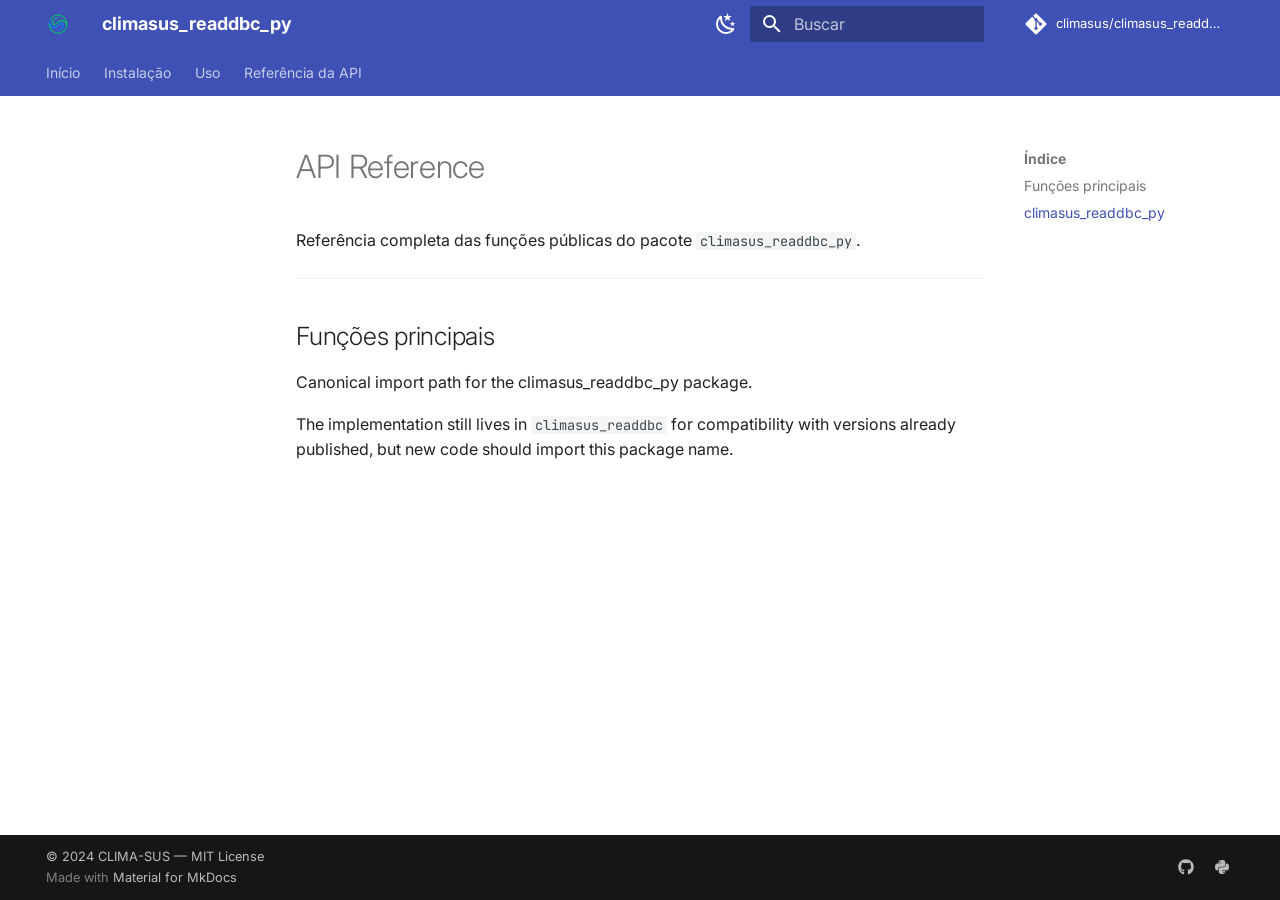
<file: api-reference/index.html>
<!doctype html>
<html lang="pt" class="no-js">
  <head>
    
      <meta charset="utf-8">
      <meta name="viewport" content="width=device-width,initial-scale=1">
      
        <meta name="description" content="Pure-Python DBC/DBF reader for DATASUS files">
      
      
      
        <link rel="canonical" href="https://climasus.github.io/climasus_readdbc_py/api-reference/">
      
      
      
      
        
      
      
      <link rel="icon" href="../assets/logo.png">
      <meta name="generator" content="mkdocs-1.6.1, mkdocs-material-9.7.6">
    
    
      
        <title>API Reference - climasus_readdbc_py</title>
      
    
    
      <link rel="stylesheet" href="../assets/stylesheets/main.484c7ddc.min.css">
      
        
        <link rel="stylesheet" href="../assets/stylesheets/palette.ab4e12ef.min.css">
      
      


    
    
      
    
    
      
        
        
        <link rel="preconnect" href="https://fonts.gstatic.com" crossorigin>
        <link rel="stylesheet" href="https://fonts.googleapis.com/css?family=Inter:300,300i,400,400i,700,700i%7CJetBrains+Mono:400,400i,700,700i&display=fallback">
        <style>:root{--md-text-font:"Inter";--md-code-font:"JetBrains Mono"}</style>
      
    
    
      <link rel="stylesheet" href="../assets/_mkdocstrings.css">
    
      <link rel="stylesheet" href="https://climasus.github.io/design-system/assets/css/style.css">
    
    <script>__md_scope=new URL("..",location),__md_hash=e=>[...e].reduce(((e,_)=>(e<<5)-e+_.charCodeAt(0)),0),__md_get=(e,_=localStorage,t=__md_scope)=>JSON.parse(_.getItem(t.pathname+"."+e)),__md_set=(e,_,t=localStorage,a=__md_scope)=>{try{t.setItem(a.pathname+"."+e,JSON.stringify(_))}catch(e){}}</script>
    
      

    
    
  </head>
  
  
    
    
      
    
    
    
    
    <body dir="ltr" data-md-color-scheme="default" data-md-color-primary="custom" data-md-color-accent="custom">
  
    
    <input class="md-toggle" data-md-toggle="drawer" type="checkbox" id="__drawer" autocomplete="off">
    <input class="md-toggle" data-md-toggle="search" type="checkbox" id="__search" autocomplete="off">
    <label class="md-overlay" for="__drawer"></label>
    <div data-md-component="skip">
      
        
        <a href="#api-reference" class="md-skip">
          Ir para o conteúdo
        </a>
      
    </div>
    <div data-md-component="announce">
      
    </div>
    
    
      

<header class="md-header" data-md-component="header">
  <nav class="md-header__inner md-grid" aria-label="Cabeçalho">
    <a href=".." title="climasus_readdbc_py" class="md-header__button md-logo" aria-label="climasus_readdbc_py" data-md-component="logo">
      
  <img src="../assets/logo.png" alt="logo">

    </a>
    <label class="md-header__button md-icon" for="__drawer">
      
      <svg xmlns="http://www.w3.org/2000/svg" viewBox="0 0 24 24"><path d="M3 6h18v2H3zm0 5h18v2H3zm0 5h18v2H3z"/></svg>
    </label>
    <div class="md-header__title" data-md-component="header-title">
      <div class="md-header__ellipsis">
        <div class="md-header__topic">
          <span class="md-ellipsis">
            climasus_readdbc_py
          </span>
        </div>
        <div class="md-header__topic" data-md-component="header-topic">
          <span class="md-ellipsis">
            
              API Reference
            
          </span>
        </div>
      </div>
    </div>
    
      
        <form class="md-header__option" data-md-component="palette">
  
    
    
    
    <input class="md-option" data-md-color-media="(prefers-color-scheme: light)" data-md-color-scheme="default" data-md-color-primary="custom" data-md-color-accent="custom"  aria-label="Modo escuro"  type="radio" name="__palette" id="__palette_0">
    
      <label class="md-header__button md-icon" title="Modo escuro" for="__palette_1" hidden>
        <svg xmlns="http://www.w3.org/2000/svg" viewBox="0 0 24 24"><path d="m17.75 4.09-2.53 1.94.91 3.06-2.63-1.81-2.63 1.81.91-3.06-2.53-1.94L12.44 4l1.06-3 1.06 3zm3.5 6.91-1.64 1.25.59 1.98-1.7-1.17-1.7 1.17.59-1.98L15.75 11l2.06-.05L18.5 9l.69 1.95zm-2.28 4.95c.83-.08 1.72 1.1 1.19 1.85-.32.45-.66.87-1.08 1.27C15.17 23 8.84 23 4.94 19.07c-3.91-3.9-3.91-10.24 0-14.14.4-.4.82-.76 1.27-1.08.75-.53 1.93.36 1.85 1.19-.27 2.86.69 5.83 2.89 8.02a9.96 9.96 0 0 0 8.02 2.89m-1.64 2.02a12.08 12.08 0 0 1-7.8-3.47c-2.17-2.19-3.33-5-3.49-7.82-2.81 3.14-2.7 7.96.31 10.98 3.02 3.01 7.84 3.12 10.98.31"/></svg>
      </label>
    
  
    
    
    
    <input class="md-option" data-md-color-media="(prefers-color-scheme: dark)" data-md-color-scheme="slate" data-md-color-primary="custom" data-md-color-accent="custom"  aria-label="Modo claro"  type="radio" name="__palette" id="__palette_1">
    
      <label class="md-header__button md-icon" title="Modo claro" for="__palette_0" hidden>
        <svg xmlns="http://www.w3.org/2000/svg" viewBox="0 0 24 24"><path d="M12 7a5 5 0 0 1 5 5 5 5 0 0 1-5 5 5 5 0 0 1-5-5 5 5 0 0 1 5-5m0 2a3 3 0 0 0-3 3 3 3 0 0 0 3 3 3 3 0 0 0 3-3 3 3 0 0 0-3-3m0-7 2.39 3.42C13.65 5.15 12.84 5 12 5s-1.65.15-2.39.42zM3.34 7l4.16-.35A7.2 7.2 0 0 0 5.94 8.5c-.44.74-.69 1.5-.83 2.29zm.02 10 1.76-3.77a7.131 7.131 0 0 0 2.38 4.14zM20.65 7l-1.77 3.79a7.02 7.02 0 0 0-2.38-4.15zm-.01 10-4.14.36c.59-.51 1.12-1.14 1.54-1.86.42-.73.69-1.5.83-2.29zM12 22l-2.41-3.44c.74.27 1.55.44 2.41.44.82 0 1.63-.17 2.37-.44z"/></svg>
      </label>
    
  
</form>
      
    
    
      <script>var palette=__md_get("__palette");if(palette&&palette.color){if("(prefers-color-scheme)"===palette.color.media){var media=matchMedia("(prefers-color-scheme: light)"),input=document.querySelector(media.matches?"[data-md-color-media='(prefers-color-scheme: light)']":"[data-md-color-media='(prefers-color-scheme: dark)']");palette.color.media=input.getAttribute("data-md-color-media"),palette.color.scheme=input.getAttribute("data-md-color-scheme"),palette.color.primary=input.getAttribute("data-md-color-primary"),palette.color.accent=input.getAttribute("data-md-color-accent")}for(var[key,value]of Object.entries(palette.color))document.body.setAttribute("data-md-color-"+key,value)}</script>
    
    
    
      
      
        <label class="md-header__button md-icon" for="__search">
          
          <svg xmlns="http://www.w3.org/2000/svg" viewBox="0 0 24 24"><path d="M9.5 3A6.5 6.5 0 0 1 16 9.5c0 1.61-.59 3.09-1.56 4.23l.27.27h.79l5 5-1.5 1.5-5-5v-.79l-.27-.27A6.52 6.52 0 0 1 9.5 16 6.5 6.5 0 0 1 3 9.5 6.5 6.5 0 0 1 9.5 3m0 2C7 5 5 7 5 9.5S7 14 9.5 14 14 12 14 9.5 12 5 9.5 5"/></svg>
        </label>
        <div class="md-search" data-md-component="search" role="dialog">
  <label class="md-search__overlay" for="__search"></label>
  <div class="md-search__inner" role="search">
    <form class="md-search__form" name="search">
      <input type="text" class="md-search__input" name="query" aria-label="Buscar" placeholder="Buscar" autocapitalize="off" autocorrect="off" autocomplete="off" spellcheck="false" data-md-component="search-query" required>
      <label class="md-search__icon md-icon" for="__search">
        
        <svg xmlns="http://www.w3.org/2000/svg" viewBox="0 0 24 24"><path d="M9.5 3A6.5 6.5 0 0 1 16 9.5c0 1.61-.59 3.09-1.56 4.23l.27.27h.79l5 5-1.5 1.5-5-5v-.79l-.27-.27A6.52 6.52 0 0 1 9.5 16 6.5 6.5 0 0 1 3 9.5 6.5 6.5 0 0 1 9.5 3m0 2C7 5 5 7 5 9.5S7 14 9.5 14 14 12 14 9.5 12 5 9.5 5"/></svg>
        
        <svg xmlns="http://www.w3.org/2000/svg" viewBox="0 0 24 24"><path d="M20 11v2H8l5.5 5.5-1.42 1.42L4.16 12l7.92-7.92L13.5 5.5 8 11z"/></svg>
      </label>
      <nav class="md-search__options" aria-label="Pesquisar">
        
        <button type="reset" class="md-search__icon md-icon" title="Limpar" aria-label="Limpar" tabindex="-1">
          
          <svg xmlns="http://www.w3.org/2000/svg" viewBox="0 0 24 24"><path d="M19 6.41 17.59 5 12 10.59 6.41 5 5 6.41 10.59 12 5 17.59 6.41 19 12 13.41 17.59 19 19 17.59 13.41 12z"/></svg>
        </button>
      </nav>
      
        <div class="md-search__suggest" data-md-component="search-suggest"></div>
      
    </form>
    <div class="md-search__output">
      <div class="md-search__scrollwrap" tabindex="0" data-md-scrollfix>
        <div class="md-search-result" data-md-component="search-result">
          <div class="md-search-result__meta">
            Inicializando a pesquisa
          </div>
          <ol class="md-search-result__list" role="presentation"></ol>
        </div>
      </div>
    </div>
  </div>
</div>
      
    
    
      <div class="md-header__source">
        <a href="https://github.com/climasus/climasus_readdbc_py" title="Ir ao repositório" class="md-source" data-md-component="source">
  <div class="md-source__icon md-icon">
    
    <svg xmlns="http://www.w3.org/2000/svg" viewBox="0 0 448 512"><!--! Font Awesome Free 7.1.0 by @fontawesome - https://fontawesome.com License - https://fontawesome.com/license/free (Icons: CC BY 4.0, Fonts: SIL OFL 1.1, Code: MIT License) Copyright 2025 Fonticons, Inc.--><path d="M439.6 236.1 244 40.5c-5.4-5.5-12.8-8.5-20.4-8.5s-15 3-20.4 8.4L162.5 81l51.5 51.5c27.1-9.1 52.7 16.8 43.4 43.7l49.7 49.7c34.2-11.8 61.2 31 35.5 56.7-26.5 26.5-70.2-2.9-56-37.3L240.3 199v121.9c25.3 12.5 22.3 41.8 9.1 55-6.4 6.4-15.2 10.1-24.3 10.1s-17.8-3.6-24.3-10.1c-17.6-17.6-11.1-46.9 11.2-56v-123c-20.8-8.5-24.6-30.7-18.6-45L142.6 101 8.5 235.1C3 240.6 0 247.9 0 255.5s3 15 8.5 20.4l195.6 195.7c5.4 5.4 12.7 8.4 20.4 8.4s15-3 20.4-8.4l194.7-194.7c5.4-5.4 8.4-12.8 8.4-20.4s-3-15-8.4-20.4"/></svg>
  </div>
  <div class="md-source__repository">
    climasus/climasus_readdbc_py
  </div>
</a>
      </div>
    
  </nav>
  
</header>
    
    <div class="md-container" data-md-component="container">
      
      
        
          
            
<nav class="md-tabs" aria-label="Abas" data-md-component="tabs">
  <div class="md-grid">
    <ul class="md-tabs__list">
      
        
  
  
  
  
    <li class="md-tabs__item">
      <a href=".." class="md-tabs__link">
        
  
  
    
  
  Início

      </a>
    </li>
  

      
        
  
  
  
  
    <li class="md-tabs__item">
      <a href="../installation/" class="md-tabs__link">
        
  
  
    
  
  Instalação

      </a>
    </li>
  

      
        
  
  
  
  
    <li class="md-tabs__item">
      <a href="../usage/" class="md-tabs__link">
        
  
  
    
  
  Uso

      </a>
    </li>
  

      
        
  
  
  
  
    
    
      <li class="md-tabs__item">
        <a href="../reference/climasus_readdbc/" class="md-tabs__link">
          
  
  
  Referência da API

        </a>
      </li>
    
  

      
    </ul>
  </div>
</nav>
          
        
      
      <main class="md-main" data-md-component="main">
        <div class="md-main__inner md-grid">
          
            
              
              <div class="md-sidebar md-sidebar--primary" data-md-component="sidebar" data-md-type="navigation" >
                <div class="md-sidebar__scrollwrap">
                  <div class="md-sidebar__inner">
                    


  


<nav class="md-nav md-nav--primary md-nav--lifted" aria-label="Navegação" data-md-level="0">
  <label class="md-nav__title" for="__drawer">
    <a href=".." title="climasus_readdbc_py" class="md-nav__button md-logo" aria-label="climasus_readdbc_py" data-md-component="logo">
      
  <img src="../assets/logo.png" alt="logo">

    </a>
    climasus_readdbc_py
  </label>
  
    <div class="md-nav__source">
      <a href="https://github.com/climasus/climasus_readdbc_py" title="Ir ao repositório" class="md-source" data-md-component="source">
  <div class="md-source__icon md-icon">
    
    <svg xmlns="http://www.w3.org/2000/svg" viewBox="0 0 448 512"><!--! Font Awesome Free 7.1.0 by @fontawesome - https://fontawesome.com License - https://fontawesome.com/license/free (Icons: CC BY 4.0, Fonts: SIL OFL 1.1, Code: MIT License) Copyright 2025 Fonticons, Inc.--><path d="M439.6 236.1 244 40.5c-5.4-5.5-12.8-8.5-20.4-8.5s-15 3-20.4 8.4L162.5 81l51.5 51.5c27.1-9.1 52.7 16.8 43.4 43.7l49.7 49.7c34.2-11.8 61.2 31 35.5 56.7-26.5 26.5-70.2-2.9-56-37.3L240.3 199v121.9c25.3 12.5 22.3 41.8 9.1 55-6.4 6.4-15.2 10.1-24.3 10.1s-17.8-3.6-24.3-10.1c-17.6-17.6-11.1-46.9 11.2-56v-123c-20.8-8.5-24.6-30.7-18.6-45L142.6 101 8.5 235.1C3 240.6 0 247.9 0 255.5s3 15 8.5 20.4l195.6 195.7c5.4 5.4 12.7 8.4 20.4 8.4s15-3 20.4-8.4l194.7-194.7c5.4-5.4 8.4-12.8 8.4-20.4s-3-15-8.4-20.4"/></svg>
  </div>
  <div class="md-source__repository">
    climasus/climasus_readdbc_py
  </div>
</a>
    </div>
  
  <ul class="md-nav__list" data-md-scrollfix>
    
      
      
  
  
  
  
    <li class="md-nav__item">
      <a href=".." class="md-nav__link">
        
  
  
  <span class="md-ellipsis">
    
  
    Início
  

    
  </span>
  
  

      </a>
    </li>
  

    
      
      
  
  
  
  
    <li class="md-nav__item">
      <a href="../installation/" class="md-nav__link">
        
  
  
  <span class="md-ellipsis">
    
  
    Instalação
  

    
  </span>
  
  

      </a>
    </li>
  

    
      
      
  
  
  
  
    <li class="md-nav__item">
      <a href="../usage/" class="md-nav__link">
        
  
  
  <span class="md-ellipsis">
    
  
    Uso
  

    
  </span>
  
  

      </a>
    </li>
  

    
      
      
  
  
  
  
    
    
    
    
      
      
    
    
    <li class="md-nav__item md-nav__item--nested">
      
        
        
        <input class="md-nav__toggle md-toggle " type="checkbox" id="__nav_4" >
        
          
          <label class="md-nav__link" for="__nav_4" id="__nav_4_label" tabindex="0">
            
  
  
  <span class="md-ellipsis">
    
  
    Referência da API
  

    
  </span>
  
  

            <span class="md-nav__icon md-icon"></span>
          </label>
        
        <nav class="md-nav" data-md-level="1" aria-labelledby="__nav_4_label" aria-expanded="false">
          <label class="md-nav__title" for="__nav_4">
            <span class="md-nav__icon md-icon"></span>
            
  
    Referência da API
  

          </label>
          <ul class="md-nav__list" data-md-scrollfix>
            
              
                
  
  
  
  
    <li class="md-nav__item">
      <a href="../reference/climasus_readdbc/" class="md-nav__link">
        
  
  
  <span class="md-ellipsis">
    
  
    climasus_readdbc
  

    
  </span>
  
  

      </a>
    </li>
  

              
            
              
                
  
  
  
  
    <li class="md-nav__item">
      <a href="../reference/climasus_readdbc_py/" class="md-nav__link">
        
  
  
  <span class="md-ellipsis">
    
  
    climasus_readdbc_py
  

    
  </span>
  
  

      </a>
    </li>
  

              
            
          </ul>
        </nav>
      
    </li>
  

    
  </ul>
</nav>
                  </div>
                </div>
              </div>
            
            
              
              <div class="md-sidebar md-sidebar--secondary" data-md-component="sidebar" data-md-type="toc" >
                <div class="md-sidebar__scrollwrap">
                  <div class="md-sidebar__inner">
                    

<nav class="md-nav md-nav--secondary" aria-label="Índice">
  
  
  
    
  
  
    <label class="md-nav__title" for="__toc">
      <span class="md-nav__icon md-icon"></span>
      Índice
    </label>
    <ul class="md-nav__list" data-md-component="toc" data-md-scrollfix>
      
        <li class="md-nav__item">
  <a href="#funcoes-principais" class="md-nav__link">
    <span class="md-ellipsis">
      
        Funções principais
      
    </span>
  </a>
  
</li>
      
        <li class="md-nav__item">
  <a href="#climasus_readdbc_py" class="md-nav__link">
    <span class="md-ellipsis">
      
        climasus_readdbc_py
      
    </span>
  </a>
  
</li>
      
    </ul>
  
</nav>
                  </div>
                </div>
              </div>
            
          
          
            <div class="md-content" data-md-component="content">
              
              <article class="md-content__inner md-typeset">
                
                  


  
  


<h1 id="api-reference">API Reference<a class="headerlink" href="#api-reference" title="Permanent link">&para;</a></h1>
<p>Referência completa das funções públicas do pacote <code>climasus_readdbc_py</code>.</p>
<hr />
<h2 id="funcoes-principais">Funções principais<a class="headerlink" href="#funcoes-principais" title="Permanent link">&para;</a></h2>


<div class="doc doc-object doc-module">



<a id="climasus_readdbc_py"></a>
    <div class="doc doc-contents first">

        <p>Canonical import path for the climasus_readdbc_py package.</p>
<p>The implementation still lives in <code>climasus_readdbc</code> for compatibility with
versions already published, but new code should import this package name.</p>










<div class="doc doc-children">












  </div>

    </div>

</div>












                
              </article>
            </div>
          
          
<script>var target=document.getElementById(location.hash.slice(1));target&&target.name&&(target.checked=target.name.startsWith("__tabbed_"))</script>
        </div>
        
          <button type="button" class="md-top md-icon" data-md-component="top" hidden>
  
  <svg xmlns="http://www.w3.org/2000/svg" viewBox="0 0 24 24"><path d="M13 20h-2V8l-5.5 5.5-1.42-1.42L12 4.16l7.92 7.92-1.42 1.42L13 8z"/></svg>
  Voltar ao topo
</button>
        
      </main>
      
        <footer class="md-footer">
  
  <div class="md-footer-meta md-typeset">
    <div class="md-footer-meta__inner md-grid">
      <div class="md-copyright">
  
    <div class="md-copyright__highlight">
      © 2024 CLIMA-SUS — MIT License
    </div>
  
  
    Made with
    <a href="https://squidfunk.github.io/mkdocs-material/" target="_blank" rel="noopener">
      Material for MkDocs
    </a>
  
</div>
      
        
<div class="md-social">
  
    
    
    
    
      
      
    
    <a href="https://github.com/climasus" target="_blank" rel="noopener" title="github.com" class="md-social__link">
      <svg xmlns="http://www.w3.org/2000/svg" viewBox="0 0 512 512"><!--! Font Awesome Free 7.1.0 by @fontawesome - https://fontawesome.com License - https://fontawesome.com/license/free (Icons: CC BY 4.0, Fonts: SIL OFL 1.1, Code: MIT License) Copyright 2025 Fonticons, Inc.--><path d="M173.9 397.4c0 2-2.3 3.6-5.2 3.6-3.3.3-5.6-1.3-5.6-3.6 0-2 2.3-3.6 5.2-3.6 3-.3 5.6 1.3 5.6 3.6m-31.1-4.5c-.7 2 1.3 4.3 4.3 4.9 2.6 1 5.6 0 6.2-2s-1.3-4.3-4.3-5.2c-2.6-.7-5.5.3-6.2 2.3m44.2-1.7c-2.9.7-4.9 2.6-4.6 4.9.3 2 2.9 3.3 5.9 2.6 2.9-.7 4.9-2.6 4.6-4.6-.3-1.9-3-3.2-5.9-2.9M252.8 8C114.1 8 8 113.3 8 252c0 110.9 69.8 205.8 169.5 239.2 12.8 2.3 17.3-5.6 17.3-12.1 0-6.2-.3-40.4-.3-61.4 0 0-70 15-84.7-29.8 0 0-11.4-29.1-27.8-36.6 0 0-22.9-15.7 1.6-15.4 0 0 24.9 2 38.6 25.8 21.9 38.6 58.6 27.5 72.9 20.9 2.3-16 8.8-27.1 16-33.7-55.9-6.2-112.3-14.3-112.3-110.5 0-27.5 7.6-41.3 23.6-58.9-2.6-6.5-11.1-33.3 2.6-67.9 20.9-6.5 69 27 69 27 20-5.6 41.5-8.5 62.8-8.5s42.8 2.9 62.8 8.5c0 0 48.1-33.6 69-27 13.7 34.7 5.2 61.4 2.6 67.9 16 17.7 25.8 31.5 25.8 58.9 0 96.5-58.9 104.2-114.8 110.5 9.2 7.9 17 22.9 17 46.4 0 33.7-.3 75.4-.3 83.6 0 6.5 4.6 14.4 17.3 12.1C436.2 457.8 504 362.9 504 252 504 113.3 391.5 8 252.8 8M105.2 352.9c-1.3 1-1 3.3.7 5.2 1.6 1.6 3.9 2.3 5.2 1 1.3-1 1-3.3-.7-5.2-1.6-1.6-3.9-2.3-5.2-1m-10.8-8.1c-.7 1.3.3 2.9 2.3 3.9 1.6 1 3.6.7 4.3-.7.7-1.3-.3-2.9-2.3-3.9-2-.6-3.6-.3-4.3.7m32.4 35.6c-1.6 1.3-1 4.3 1.3 6.2 2.3 2.3 5.2 2.6 6.5 1 1.3-1.3.7-4.3-1.3-6.2-2.2-2.3-5.2-2.6-6.5-1m-11.4-14.7c-1.6 1-1.6 3.6 0 5.9s4.3 3.3 5.6 2.3c1.6-1.3 1.6-3.9 0-6.2-1.4-2.3-4-3.3-5.6-2"/></svg>
    </a>
  
    
    
    
    
      
      
    
    <a href="https://pypi.org/project/climasus_readdbc_py/" target="_blank" rel="noopener" title="pypi.org" class="md-social__link">
      <svg xmlns="http://www.w3.org/2000/svg" viewBox="0 0 448 512"><!--! Font Awesome Free 7.1.0 by @fontawesome - https://fontawesome.com License - https://fontawesome.com/license/free (Icons: CC BY 4.0, Fonts: SIL OFL 1.1, Code: MIT License) Copyright 2025 Fonticons, Inc.--><path d="M439.8 200.5c-7.7-30.9-22.3-54.2-53.4-54.2h-40.1v47.4c0 36.8-31.2 67.8-66.8 67.8H172.7c-29.2 0-53.4 25-53.4 54.3v101.8c0 29 25.2 46 53.4 54.3 33.8 9.9 66.3 11.7 106.8 0 26.9-7.8 53.4-23.5 53.4-54.3v-40.7H226.2v-13.6h160.2c31.1 0 42.6-21.7 53.4-54.2 11.2-33.5 10.7-65.7 0-108.6M286.2 444.7a20.4 20.4 0 1 1 0-40.7 20.4 20.4 0 1 1 0 40.7M167.8 248.1h106.8c29.7 0 53.4-24.5 53.4-54.3V91.9c0-29-24.4-50.7-53.4-55.6-35.8-5.9-74.7-5.6-106.8.1-45.2 8-53.4 24.7-53.4 55.6v40.7h106.9v13.6h-147c-31.1 0-58.3 18.7-66.8 54.2-9.8 40.7-10.2 66.1 0 108.6 7.6 31.6 25.7 54.2 56.8 54.2H101v-48.8c0-35.3 30.5-66.4 66.8-66.4m-6.6-183.4a20.4 20.4 0 1 1 0 40.8 20.4 20.4 0 1 1 0-40.8"/></svg>
    </a>
  
</div>
      
    </div>
  </div>
</footer>
      
    </div>
    <div class="md-dialog" data-md-component="dialog">
      <div class="md-dialog__inner md-typeset"></div>
    </div>
    
    
    
      
      
      <script id="__config" type="application/json">{"annotate": null, "base": "..", "features": ["navigation.tabs", "navigation.top", "search.highlight", "search.suggest", "content.code.copy", "toc.follow"], "search": "../assets/javascripts/workers/search.2c215733.min.js", "tags": null, "translations": {"clipboard.copied": "Copiado para \u00e1rea de transfer\u00eancia", "clipboard.copy": "Copiar para \u00e1rea de transfer\u00eancia", "search.result.more.one": "Mais 1 nesta p\u00e1gina", "search.result.more.other": "Mais # nesta p\u00e1gina", "search.result.none": "Nenhum resultado encontrado", "search.result.one": "1 resultado encontrado", "search.result.other": "# resultados encontrados", "search.result.placeholder": "Digite para iniciar a busca", "search.result.term.missing": "Ausente", "select.version": "Selecione a vers\u00e3o"}, "version": null}</script>
    
    
      <script src="../assets/javascripts/bundle.79ae519e.min.js"></script>
      
        <script src="../assets/climasus.js"></script>
      
    
  </body>
</html>
</file>
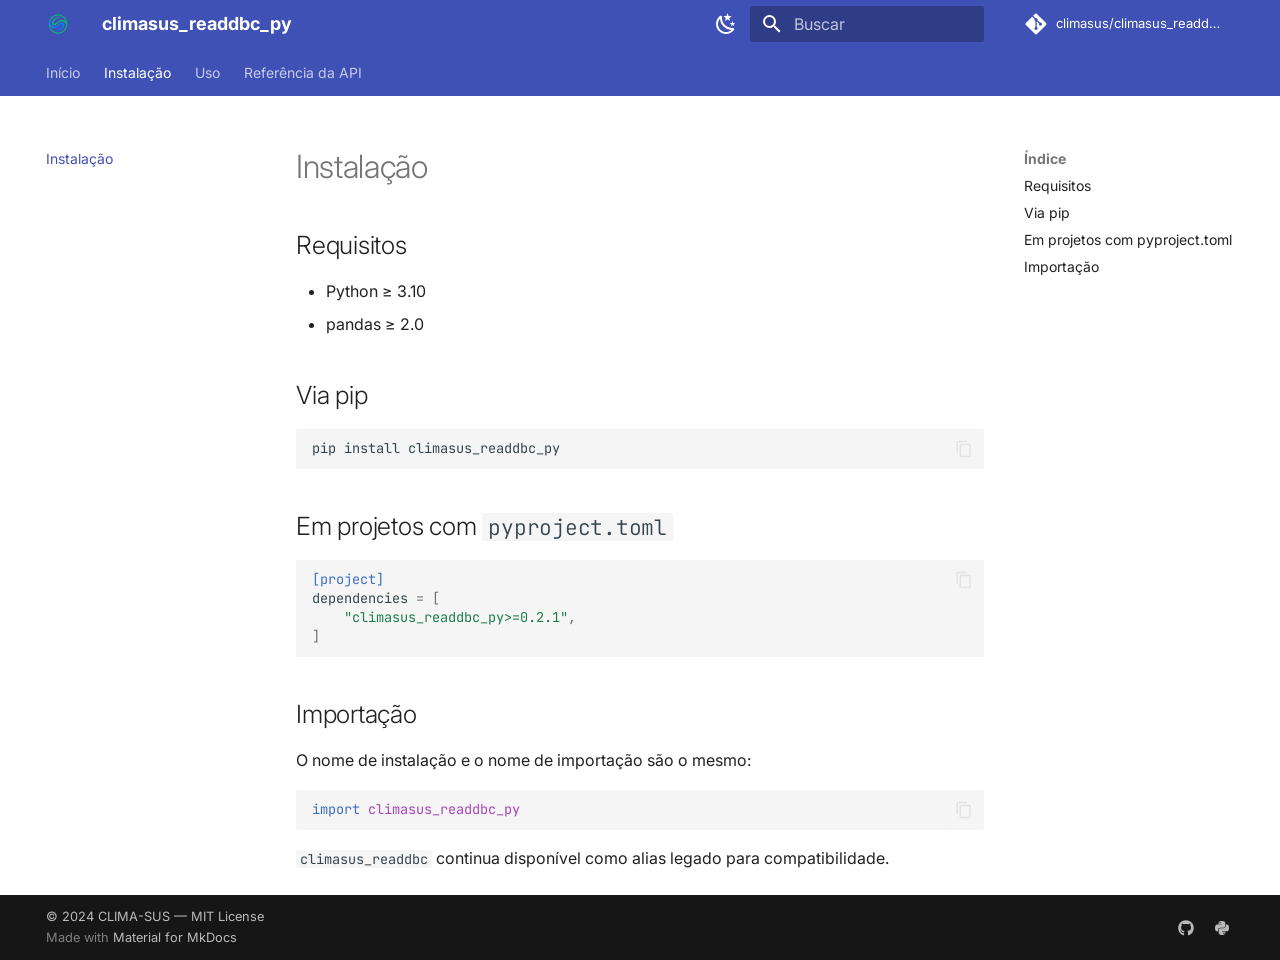
<file: installation/index.html>
<!doctype html>
<html lang="pt" class="no-js">
  <head>
    
      <meta charset="utf-8">
      <meta name="viewport" content="width=device-width,initial-scale=1">
      
        <meta name="description" content="Pure-Python DBC/DBF reader for DATASUS files">
      
      
      
        <link rel="canonical" href="https://climasus.github.io/climasus_readdbc_py/installation/">
      
      
        <link rel="prev" href="..">
      
      
        <link rel="next" href="../usage/">
      
      
        
      
      
      <link rel="icon" href="../assets/logo.png">
      <meta name="generator" content="mkdocs-1.6.1, mkdocs-material-9.7.6">
    
    
      
        <title>Instalação - climasus_readdbc_py</title>
      
    
    
      <link rel="stylesheet" href="../assets/stylesheets/main.484c7ddc.min.css">
      
        
        <link rel="stylesheet" href="../assets/stylesheets/palette.ab4e12ef.min.css">
      
      


    
    
      
    
    
      
        
        
        <link rel="preconnect" href="https://fonts.gstatic.com" crossorigin>
        <link rel="stylesheet" href="https://fonts.googleapis.com/css?family=Inter:300,300i,400,400i,700,700i%7CJetBrains+Mono:400,400i,700,700i&display=fallback">
        <style>:root{--md-text-font:"Inter";--md-code-font:"JetBrains Mono"}</style>
      
    
    
      <link rel="stylesheet" href="../assets/_mkdocstrings.css">
    
      <link rel="stylesheet" href="https://climasus.github.io/design-system/assets/css/style.css">
    
    <script>__md_scope=new URL("..",location),__md_hash=e=>[...e].reduce(((e,_)=>(e<<5)-e+_.charCodeAt(0)),0),__md_get=(e,_=localStorage,t=__md_scope)=>JSON.parse(_.getItem(t.pathname+"."+e)),__md_set=(e,_,t=localStorage,a=__md_scope)=>{try{t.setItem(a.pathname+"."+e,JSON.stringify(_))}catch(e){}}</script>
    
      

    
    
  </head>
  
  
    
    
      
    
    
    
    
    <body dir="ltr" data-md-color-scheme="default" data-md-color-primary="custom" data-md-color-accent="custom">
  
    
    <input class="md-toggle" data-md-toggle="drawer" type="checkbox" id="__drawer" autocomplete="off">
    <input class="md-toggle" data-md-toggle="search" type="checkbox" id="__search" autocomplete="off">
    <label class="md-overlay" for="__drawer"></label>
    <div data-md-component="skip">
      
        
        <a href="#instalacao" class="md-skip">
          Ir para o conteúdo
        </a>
      
    </div>
    <div data-md-component="announce">
      
    </div>
    
    
      

<header class="md-header" data-md-component="header">
  <nav class="md-header__inner md-grid" aria-label="Cabeçalho">
    <a href=".." title="climasus_readdbc_py" class="md-header__button md-logo" aria-label="climasus_readdbc_py" data-md-component="logo">
      
  <img src="../assets/logo.png" alt="logo">

    </a>
    <label class="md-header__button md-icon" for="__drawer">
      
      <svg xmlns="http://www.w3.org/2000/svg" viewBox="0 0 24 24"><path d="M3 6h18v2H3zm0 5h18v2H3zm0 5h18v2H3z"/></svg>
    </label>
    <div class="md-header__title" data-md-component="header-title">
      <div class="md-header__ellipsis">
        <div class="md-header__topic">
          <span class="md-ellipsis">
            climasus_readdbc_py
          </span>
        </div>
        <div class="md-header__topic" data-md-component="header-topic">
          <span class="md-ellipsis">
            
              Instalação
            
          </span>
        </div>
      </div>
    </div>
    
      
        <form class="md-header__option" data-md-component="palette">
  
    
    
    
    <input class="md-option" data-md-color-media="(prefers-color-scheme: light)" data-md-color-scheme="default" data-md-color-primary="custom" data-md-color-accent="custom"  aria-label="Modo escuro"  type="radio" name="__palette" id="__palette_0">
    
      <label class="md-header__button md-icon" title="Modo escuro" for="__palette_1" hidden>
        <svg xmlns="http://www.w3.org/2000/svg" viewBox="0 0 24 24"><path d="m17.75 4.09-2.53 1.94.91 3.06-2.63-1.81-2.63 1.81.91-3.06-2.53-1.94L12.44 4l1.06-3 1.06 3zm3.5 6.91-1.64 1.25.59 1.98-1.7-1.17-1.7 1.17.59-1.98L15.75 11l2.06-.05L18.5 9l.69 1.95zm-2.28 4.95c.83-.08 1.72 1.1 1.19 1.85-.32.45-.66.87-1.08 1.27C15.17 23 8.84 23 4.94 19.07c-3.91-3.9-3.91-10.24 0-14.14.4-.4.82-.76 1.27-1.08.75-.53 1.93.36 1.85 1.19-.27 2.86.69 5.83 2.89 8.02a9.96 9.96 0 0 0 8.02 2.89m-1.64 2.02a12.08 12.08 0 0 1-7.8-3.47c-2.17-2.19-3.33-5-3.49-7.82-2.81 3.14-2.7 7.96.31 10.98 3.02 3.01 7.84 3.12 10.98.31"/></svg>
      </label>
    
  
    
    
    
    <input class="md-option" data-md-color-media="(prefers-color-scheme: dark)" data-md-color-scheme="slate" data-md-color-primary="custom" data-md-color-accent="custom"  aria-label="Modo claro"  type="radio" name="__palette" id="__palette_1">
    
      <label class="md-header__button md-icon" title="Modo claro" for="__palette_0" hidden>
        <svg xmlns="http://www.w3.org/2000/svg" viewBox="0 0 24 24"><path d="M12 7a5 5 0 0 1 5 5 5 5 0 0 1-5 5 5 5 0 0 1-5-5 5 5 0 0 1 5-5m0 2a3 3 0 0 0-3 3 3 3 0 0 0 3 3 3 3 0 0 0 3-3 3 3 0 0 0-3-3m0-7 2.39 3.42C13.65 5.15 12.84 5 12 5s-1.65.15-2.39.42zM3.34 7l4.16-.35A7.2 7.2 0 0 0 5.94 8.5c-.44.74-.69 1.5-.83 2.29zm.02 10 1.76-3.77a7.131 7.131 0 0 0 2.38 4.14zM20.65 7l-1.77 3.79a7.02 7.02 0 0 0-2.38-4.15zm-.01 10-4.14.36c.59-.51 1.12-1.14 1.54-1.86.42-.73.69-1.5.83-2.29zM12 22l-2.41-3.44c.74.27 1.55.44 2.41.44.82 0 1.63-.17 2.37-.44z"/></svg>
      </label>
    
  
</form>
      
    
    
      <script>var palette=__md_get("__palette");if(palette&&palette.color){if("(prefers-color-scheme)"===palette.color.media){var media=matchMedia("(prefers-color-scheme: light)"),input=document.querySelector(media.matches?"[data-md-color-media='(prefers-color-scheme: light)']":"[data-md-color-media='(prefers-color-scheme: dark)']");palette.color.media=input.getAttribute("data-md-color-media"),palette.color.scheme=input.getAttribute("data-md-color-scheme"),palette.color.primary=input.getAttribute("data-md-color-primary"),palette.color.accent=input.getAttribute("data-md-color-accent")}for(var[key,value]of Object.entries(palette.color))document.body.setAttribute("data-md-color-"+key,value)}</script>
    
    
    
      
      
        <label class="md-header__button md-icon" for="__search">
          
          <svg xmlns="http://www.w3.org/2000/svg" viewBox="0 0 24 24"><path d="M9.5 3A6.5 6.5 0 0 1 16 9.5c0 1.61-.59 3.09-1.56 4.23l.27.27h.79l5 5-1.5 1.5-5-5v-.79l-.27-.27A6.52 6.52 0 0 1 9.5 16 6.5 6.5 0 0 1 3 9.5 6.5 6.5 0 0 1 9.5 3m0 2C7 5 5 7 5 9.5S7 14 9.5 14 14 12 14 9.5 12 5 9.5 5"/></svg>
        </label>
        <div class="md-search" data-md-component="search" role="dialog">
  <label class="md-search__overlay" for="__search"></label>
  <div class="md-search__inner" role="search">
    <form class="md-search__form" name="search">
      <input type="text" class="md-search__input" name="query" aria-label="Buscar" placeholder="Buscar" autocapitalize="off" autocorrect="off" autocomplete="off" spellcheck="false" data-md-component="search-query" required>
      <label class="md-search__icon md-icon" for="__search">
        
        <svg xmlns="http://www.w3.org/2000/svg" viewBox="0 0 24 24"><path d="M9.5 3A6.5 6.5 0 0 1 16 9.5c0 1.61-.59 3.09-1.56 4.23l.27.27h.79l5 5-1.5 1.5-5-5v-.79l-.27-.27A6.52 6.52 0 0 1 9.5 16 6.5 6.5 0 0 1 3 9.5 6.5 6.5 0 0 1 9.5 3m0 2C7 5 5 7 5 9.5S7 14 9.5 14 14 12 14 9.5 12 5 9.5 5"/></svg>
        
        <svg xmlns="http://www.w3.org/2000/svg" viewBox="0 0 24 24"><path d="M20 11v2H8l5.5 5.5-1.42 1.42L4.16 12l7.92-7.92L13.5 5.5 8 11z"/></svg>
      </label>
      <nav class="md-search__options" aria-label="Pesquisar">
        
        <button type="reset" class="md-search__icon md-icon" title="Limpar" aria-label="Limpar" tabindex="-1">
          
          <svg xmlns="http://www.w3.org/2000/svg" viewBox="0 0 24 24"><path d="M19 6.41 17.59 5 12 10.59 6.41 5 5 6.41 10.59 12 5 17.59 6.41 19 12 13.41 17.59 19 19 17.59 13.41 12z"/></svg>
        </button>
      </nav>
      
        <div class="md-search__suggest" data-md-component="search-suggest"></div>
      
    </form>
    <div class="md-search__output">
      <div class="md-search__scrollwrap" tabindex="0" data-md-scrollfix>
        <div class="md-search-result" data-md-component="search-result">
          <div class="md-search-result__meta">
            Inicializando a pesquisa
          </div>
          <ol class="md-search-result__list" role="presentation"></ol>
        </div>
      </div>
    </div>
  </div>
</div>
      
    
    
      <div class="md-header__source">
        <a href="https://github.com/climasus/climasus_readdbc_py" title="Ir ao repositório" class="md-source" data-md-component="source">
  <div class="md-source__icon md-icon">
    
    <svg xmlns="http://www.w3.org/2000/svg" viewBox="0 0 448 512"><!--! Font Awesome Free 7.1.0 by @fontawesome - https://fontawesome.com License - https://fontawesome.com/license/free (Icons: CC BY 4.0, Fonts: SIL OFL 1.1, Code: MIT License) Copyright 2025 Fonticons, Inc.--><path d="M439.6 236.1 244 40.5c-5.4-5.5-12.8-8.5-20.4-8.5s-15 3-20.4 8.4L162.5 81l51.5 51.5c27.1-9.1 52.7 16.8 43.4 43.7l49.7 49.7c34.2-11.8 61.2 31 35.5 56.7-26.5 26.5-70.2-2.9-56-37.3L240.3 199v121.9c25.3 12.5 22.3 41.8 9.1 55-6.4 6.4-15.2 10.1-24.3 10.1s-17.8-3.6-24.3-10.1c-17.6-17.6-11.1-46.9 11.2-56v-123c-20.8-8.5-24.6-30.7-18.6-45L142.6 101 8.5 235.1C3 240.6 0 247.9 0 255.5s3 15 8.5 20.4l195.6 195.7c5.4 5.4 12.7 8.4 20.4 8.4s15-3 20.4-8.4l194.7-194.7c5.4-5.4 8.4-12.8 8.4-20.4s-3-15-8.4-20.4"/></svg>
  </div>
  <div class="md-source__repository">
    climasus/climasus_readdbc_py
  </div>
</a>
      </div>
    
  </nav>
  
</header>
    
    <div class="md-container" data-md-component="container">
      
      
        
          
            
<nav class="md-tabs" aria-label="Abas" data-md-component="tabs">
  <div class="md-grid">
    <ul class="md-tabs__list">
      
        
  
  
  
  
    <li class="md-tabs__item">
      <a href=".." class="md-tabs__link">
        
  
  
    
  
  Início

      </a>
    </li>
  

      
        
  
  
  
    
  
  
    <li class="md-tabs__item md-tabs__item--active">
      <a href="./" class="md-tabs__link">
        
  
  
    
  
  Instalação

      </a>
    </li>
  

      
        
  
  
  
  
    <li class="md-tabs__item">
      <a href="../usage/" class="md-tabs__link">
        
  
  
    
  
  Uso

      </a>
    </li>
  

      
        
  
  
  
  
    
    
      <li class="md-tabs__item">
        <a href="../reference/climasus_readdbc/" class="md-tabs__link">
          
  
  
  Referência da API

        </a>
      </li>
    
  

      
    </ul>
  </div>
</nav>
          
        
      
      <main class="md-main" data-md-component="main">
        <div class="md-main__inner md-grid">
          
            
              
              <div class="md-sidebar md-sidebar--primary" data-md-component="sidebar" data-md-type="navigation" >
                <div class="md-sidebar__scrollwrap">
                  <div class="md-sidebar__inner">
                    


  


<nav class="md-nav md-nav--primary md-nav--lifted" aria-label="Navegação" data-md-level="0">
  <label class="md-nav__title" for="__drawer">
    <a href=".." title="climasus_readdbc_py" class="md-nav__button md-logo" aria-label="climasus_readdbc_py" data-md-component="logo">
      
  <img src="../assets/logo.png" alt="logo">

    </a>
    climasus_readdbc_py
  </label>
  
    <div class="md-nav__source">
      <a href="https://github.com/climasus/climasus_readdbc_py" title="Ir ao repositório" class="md-source" data-md-component="source">
  <div class="md-source__icon md-icon">
    
    <svg xmlns="http://www.w3.org/2000/svg" viewBox="0 0 448 512"><!--! Font Awesome Free 7.1.0 by @fontawesome - https://fontawesome.com License - https://fontawesome.com/license/free (Icons: CC BY 4.0, Fonts: SIL OFL 1.1, Code: MIT License) Copyright 2025 Fonticons, Inc.--><path d="M439.6 236.1 244 40.5c-5.4-5.5-12.8-8.5-20.4-8.5s-15 3-20.4 8.4L162.5 81l51.5 51.5c27.1-9.1 52.7 16.8 43.4 43.7l49.7 49.7c34.2-11.8 61.2 31 35.5 56.7-26.5 26.5-70.2-2.9-56-37.3L240.3 199v121.9c25.3 12.5 22.3 41.8 9.1 55-6.4 6.4-15.2 10.1-24.3 10.1s-17.8-3.6-24.3-10.1c-17.6-17.6-11.1-46.9 11.2-56v-123c-20.8-8.5-24.6-30.7-18.6-45L142.6 101 8.5 235.1C3 240.6 0 247.9 0 255.5s3 15 8.5 20.4l195.6 195.7c5.4 5.4 12.7 8.4 20.4 8.4s15-3 20.4-8.4l194.7-194.7c5.4-5.4 8.4-12.8 8.4-20.4s-3-15-8.4-20.4"/></svg>
  </div>
  <div class="md-source__repository">
    climasus/climasus_readdbc_py
  </div>
</a>
    </div>
  
  <ul class="md-nav__list" data-md-scrollfix>
    
      
      
  
  
  
  
    <li class="md-nav__item">
      <a href=".." class="md-nav__link">
        
  
  
  <span class="md-ellipsis">
    
  
    Início
  

    
  </span>
  
  

      </a>
    </li>
  

    
      
      
  
  
    
  
  
  
    <li class="md-nav__item md-nav__item--active">
      
      <input class="md-nav__toggle md-toggle" type="checkbox" id="__toc">
      
      
        
      
      
        <label class="md-nav__link md-nav__link--active" for="__toc">
          
  
  
  <span class="md-ellipsis">
    
  
    Instalação
  

    
  </span>
  
  

          <span class="md-nav__icon md-icon"></span>
        </label>
      
      <a href="./" class="md-nav__link md-nav__link--active">
        
  
  
  <span class="md-ellipsis">
    
  
    Instalação
  

    
  </span>
  
  

      </a>
      
        

<nav class="md-nav md-nav--secondary" aria-label="Índice">
  
  
  
    
  
  
    <label class="md-nav__title" for="__toc">
      <span class="md-nav__icon md-icon"></span>
      Índice
    </label>
    <ul class="md-nav__list" data-md-component="toc" data-md-scrollfix>
      
        <li class="md-nav__item">
  <a href="#requisitos" class="md-nav__link">
    <span class="md-ellipsis">
      
        Requisitos
      
    </span>
  </a>
  
</li>
      
        <li class="md-nav__item">
  <a href="#via-pip" class="md-nav__link">
    <span class="md-ellipsis">
      
        Via pip
      
    </span>
  </a>
  
</li>
      
        <li class="md-nav__item">
  <a href="#em-projetos-com-pyprojecttoml" class="md-nav__link">
    <span class="md-ellipsis">
      
        Em projetos com pyproject.toml
      
    </span>
  </a>
  
</li>
      
        <li class="md-nav__item">
  <a href="#importacao" class="md-nav__link">
    <span class="md-ellipsis">
      
        Importação
      
    </span>
  </a>
  
</li>
      
    </ul>
  
</nav>
      
    </li>
  

    
      
      
  
  
  
  
    <li class="md-nav__item">
      <a href="../usage/" class="md-nav__link">
        
  
  
  <span class="md-ellipsis">
    
  
    Uso
  

    
  </span>
  
  

      </a>
    </li>
  

    
      
      
  
  
  
  
    
    
    
    
      
      
    
    
    <li class="md-nav__item md-nav__item--nested">
      
        
        
        <input class="md-nav__toggle md-toggle " type="checkbox" id="__nav_4" >
        
          
          <label class="md-nav__link" for="__nav_4" id="__nav_4_label" tabindex="0">
            
  
  
  <span class="md-ellipsis">
    
  
    Referência da API
  

    
  </span>
  
  

            <span class="md-nav__icon md-icon"></span>
          </label>
        
        <nav class="md-nav" data-md-level="1" aria-labelledby="__nav_4_label" aria-expanded="false">
          <label class="md-nav__title" for="__nav_4">
            <span class="md-nav__icon md-icon"></span>
            
  
    Referência da API
  

          </label>
          <ul class="md-nav__list" data-md-scrollfix>
            
              
                
  
  
  
  
    <li class="md-nav__item">
      <a href="../reference/climasus_readdbc/" class="md-nav__link">
        
  
  
  <span class="md-ellipsis">
    
  
    climasus_readdbc
  

    
  </span>
  
  

      </a>
    </li>
  

              
            
              
                
  
  
  
  
    <li class="md-nav__item">
      <a href="../reference/climasus_readdbc_py/" class="md-nav__link">
        
  
  
  <span class="md-ellipsis">
    
  
    climasus_readdbc_py
  

    
  </span>
  
  

      </a>
    </li>
  

              
            
          </ul>
        </nav>
      
    </li>
  

    
  </ul>
</nav>
                  </div>
                </div>
              </div>
            
            
              
              <div class="md-sidebar md-sidebar--secondary" data-md-component="sidebar" data-md-type="toc" >
                <div class="md-sidebar__scrollwrap">
                  <div class="md-sidebar__inner">
                    

<nav class="md-nav md-nav--secondary" aria-label="Índice">
  
  
  
    
  
  
    <label class="md-nav__title" for="__toc">
      <span class="md-nav__icon md-icon"></span>
      Índice
    </label>
    <ul class="md-nav__list" data-md-component="toc" data-md-scrollfix>
      
        <li class="md-nav__item">
  <a href="#requisitos" class="md-nav__link">
    <span class="md-ellipsis">
      
        Requisitos
      
    </span>
  </a>
  
</li>
      
        <li class="md-nav__item">
  <a href="#via-pip" class="md-nav__link">
    <span class="md-ellipsis">
      
        Via pip
      
    </span>
  </a>
  
</li>
      
        <li class="md-nav__item">
  <a href="#em-projetos-com-pyprojecttoml" class="md-nav__link">
    <span class="md-ellipsis">
      
        Em projetos com pyproject.toml
      
    </span>
  </a>
  
</li>
      
        <li class="md-nav__item">
  <a href="#importacao" class="md-nav__link">
    <span class="md-ellipsis">
      
        Importação
      
    </span>
  </a>
  
</li>
      
    </ul>
  
</nav>
                  </div>
                </div>
              </div>
            
          
          
            <div class="md-content" data-md-component="content">
              
              <article class="md-content__inner md-typeset">
                
                  


  
  


<h1 id="instalacao">Instalação<a class="headerlink" href="#instalacao" title="Permanent link">&para;</a></h1>
<h2 id="requisitos">Requisitos<a class="headerlink" href="#requisitos" title="Permanent link">&para;</a></h2>
<ul>
<li>Python ≥ 3.10</li>
<li>pandas ≥ 2.0</li>
</ul>
<h2 id="via-pip">Via pip<a class="headerlink" href="#via-pip" title="Permanent link">&para;</a></h2>
<div class="language-bash highlight"><pre><span></span><code><a id="__codelineno-0-1" name="__codelineno-0-1" href="#__codelineno-0-1"></a>pip<span class="w"> </span>install<span class="w"> </span>climasus_readdbc_py
</code></pre></div>
<h2 id="em-projetos-com-pyprojecttoml">Em projetos com <code>pyproject.toml</code><a class="headerlink" href="#em-projetos-com-pyprojecttoml" title="Permanent link">&para;</a></h2>
<div class="language-toml highlight"><pre><span></span><code><a id="__codelineno-1-1" name="__codelineno-1-1" href="#__codelineno-1-1"></a><span class="k">[project]</span>
<a id="__codelineno-1-2" name="__codelineno-1-2" href="#__codelineno-1-2"></a><span class="n">dependencies</span><span class="w"> </span><span class="o">=</span><span class="w"> </span><span class="p">[</span>
<a id="__codelineno-1-3" name="__codelineno-1-3" href="#__codelineno-1-3"></a><span class="w">    </span><span class="s2">&quot;climasus_readdbc_py&gt;=0.2.1&quot;</span><span class="p">,</span>
<a id="__codelineno-1-4" name="__codelineno-1-4" href="#__codelineno-1-4"></a><span class="p">]</span>
</code></pre></div>
<h2 id="importacao">Importação<a class="headerlink" href="#importacao" title="Permanent link">&para;</a></h2>
<p>O nome de instalação e o nome de importação são o mesmo:</p>
<div class="language-python highlight"><pre><span></span><code><a id="__codelineno-2-1" name="__codelineno-2-1" href="#__codelineno-2-1"></a><span class="kn">import</span><span class="w"> </span><span class="nn">climasus_readdbc_py</span>
</code></pre></div>
<p><code>climasus_readdbc</code> continua disponível como alias legado para compatibilidade.</p>












                
              </article>
            </div>
          
          
<script>var target=document.getElementById(location.hash.slice(1));target&&target.name&&(target.checked=target.name.startsWith("__tabbed_"))</script>
        </div>
        
          <button type="button" class="md-top md-icon" data-md-component="top" hidden>
  
  <svg xmlns="http://www.w3.org/2000/svg" viewBox="0 0 24 24"><path d="M13 20h-2V8l-5.5 5.5-1.42-1.42L12 4.16l7.92 7.92-1.42 1.42L13 8z"/></svg>
  Voltar ao topo
</button>
        
      </main>
      
        <footer class="md-footer">
  
  <div class="md-footer-meta md-typeset">
    <div class="md-footer-meta__inner md-grid">
      <div class="md-copyright">
  
    <div class="md-copyright__highlight">
      © 2024 CLIMA-SUS — MIT License
    </div>
  
  
    Made with
    <a href="https://squidfunk.github.io/mkdocs-material/" target="_blank" rel="noopener">
      Material for MkDocs
    </a>
  
</div>
      
        
<div class="md-social">
  
    
    
    
    
      
      
    
    <a href="https://github.com/climasus" target="_blank" rel="noopener" title="github.com" class="md-social__link">
      <svg xmlns="http://www.w3.org/2000/svg" viewBox="0 0 512 512"><!--! Font Awesome Free 7.1.0 by @fontawesome - https://fontawesome.com License - https://fontawesome.com/license/free (Icons: CC BY 4.0, Fonts: SIL OFL 1.1, Code: MIT License) Copyright 2025 Fonticons, Inc.--><path d="M173.9 397.4c0 2-2.3 3.6-5.2 3.6-3.3.3-5.6-1.3-5.6-3.6 0-2 2.3-3.6 5.2-3.6 3-.3 5.6 1.3 5.6 3.6m-31.1-4.5c-.7 2 1.3 4.3 4.3 4.9 2.6 1 5.6 0 6.2-2s-1.3-4.3-4.3-5.2c-2.6-.7-5.5.3-6.2 2.3m44.2-1.7c-2.9.7-4.9 2.6-4.6 4.9.3 2 2.9 3.3 5.9 2.6 2.9-.7 4.9-2.6 4.6-4.6-.3-1.9-3-3.2-5.9-2.9M252.8 8C114.1 8 8 113.3 8 252c0 110.9 69.8 205.8 169.5 239.2 12.8 2.3 17.3-5.6 17.3-12.1 0-6.2-.3-40.4-.3-61.4 0 0-70 15-84.7-29.8 0 0-11.4-29.1-27.8-36.6 0 0-22.9-15.7 1.6-15.4 0 0 24.9 2 38.6 25.8 21.9 38.6 58.6 27.5 72.9 20.9 2.3-16 8.8-27.1 16-33.7-55.9-6.2-112.3-14.3-112.3-110.5 0-27.5 7.6-41.3 23.6-58.9-2.6-6.5-11.1-33.3 2.6-67.9 20.9-6.5 69 27 69 27 20-5.6 41.5-8.5 62.8-8.5s42.8 2.9 62.8 8.5c0 0 48.1-33.6 69-27 13.7 34.7 5.2 61.4 2.6 67.9 16 17.7 25.8 31.5 25.8 58.9 0 96.5-58.9 104.2-114.8 110.5 9.2 7.9 17 22.9 17 46.4 0 33.7-.3 75.4-.3 83.6 0 6.5 4.6 14.4 17.3 12.1C436.2 457.8 504 362.9 504 252 504 113.3 391.5 8 252.8 8M105.2 352.9c-1.3 1-1 3.3.7 5.2 1.6 1.6 3.9 2.3 5.2 1 1.3-1 1-3.3-.7-5.2-1.6-1.6-3.9-2.3-5.2-1m-10.8-8.1c-.7 1.3.3 2.9 2.3 3.9 1.6 1 3.6.7 4.3-.7.7-1.3-.3-2.9-2.3-3.9-2-.6-3.6-.3-4.3.7m32.4 35.6c-1.6 1.3-1 4.3 1.3 6.2 2.3 2.3 5.2 2.6 6.5 1 1.3-1.3.7-4.3-1.3-6.2-2.2-2.3-5.2-2.6-6.5-1m-11.4-14.7c-1.6 1-1.6 3.6 0 5.9s4.3 3.3 5.6 2.3c1.6-1.3 1.6-3.9 0-6.2-1.4-2.3-4-3.3-5.6-2"/></svg>
    </a>
  
    
    
    
    
      
      
    
    <a href="https://pypi.org/project/climasus_readdbc_py/" target="_blank" rel="noopener" title="pypi.org" class="md-social__link">
      <svg xmlns="http://www.w3.org/2000/svg" viewBox="0 0 448 512"><!--! Font Awesome Free 7.1.0 by @fontawesome - https://fontawesome.com License - https://fontawesome.com/license/free (Icons: CC BY 4.0, Fonts: SIL OFL 1.1, Code: MIT License) Copyright 2025 Fonticons, Inc.--><path d="M439.8 200.5c-7.7-30.9-22.3-54.2-53.4-54.2h-40.1v47.4c0 36.8-31.2 67.8-66.8 67.8H172.7c-29.2 0-53.4 25-53.4 54.3v101.8c0 29 25.2 46 53.4 54.3 33.8 9.9 66.3 11.7 106.8 0 26.9-7.8 53.4-23.5 53.4-54.3v-40.7H226.2v-13.6h160.2c31.1 0 42.6-21.7 53.4-54.2 11.2-33.5 10.7-65.7 0-108.6M286.2 444.7a20.4 20.4 0 1 1 0-40.7 20.4 20.4 0 1 1 0 40.7M167.8 248.1h106.8c29.7 0 53.4-24.5 53.4-54.3V91.9c0-29-24.4-50.7-53.4-55.6-35.8-5.9-74.7-5.6-106.8.1-45.2 8-53.4 24.7-53.4 55.6v40.7h106.9v13.6h-147c-31.1 0-58.3 18.7-66.8 54.2-9.8 40.7-10.2 66.1 0 108.6 7.6 31.6 25.7 54.2 56.8 54.2H101v-48.8c0-35.3 30.5-66.4 66.8-66.4m-6.6-183.4a20.4 20.4 0 1 1 0 40.8 20.4 20.4 0 1 1 0-40.8"/></svg>
    </a>
  
</div>
      
    </div>
  </div>
</footer>
      
    </div>
    <div class="md-dialog" data-md-component="dialog">
      <div class="md-dialog__inner md-typeset"></div>
    </div>
    
    
    
      
      
      <script id="__config" type="application/json">{"annotate": null, "base": "..", "features": ["navigation.tabs", "navigation.top", "search.highlight", "search.suggest", "content.code.copy", "toc.follow"], "search": "../assets/javascripts/workers/search.2c215733.min.js", "tags": null, "translations": {"clipboard.copied": "Copiado para \u00e1rea de transfer\u00eancia", "clipboard.copy": "Copiar para \u00e1rea de transfer\u00eancia", "search.result.more.one": "Mais 1 nesta p\u00e1gina", "search.result.more.other": "Mais # nesta p\u00e1gina", "search.result.none": "Nenhum resultado encontrado", "search.result.one": "1 resultado encontrado", "search.result.other": "# resultados encontrados", "search.result.placeholder": "Digite para iniciar a busca", "search.result.term.missing": "Ausente", "select.version": "Selecione a vers\u00e3o"}, "version": null}</script>
    
    
      <script src="../assets/javascripts/bundle.79ae519e.min.js"></script>
      
        <script src="../assets/climasus.js"></script>
      
    
  </body>
</html>
</file>
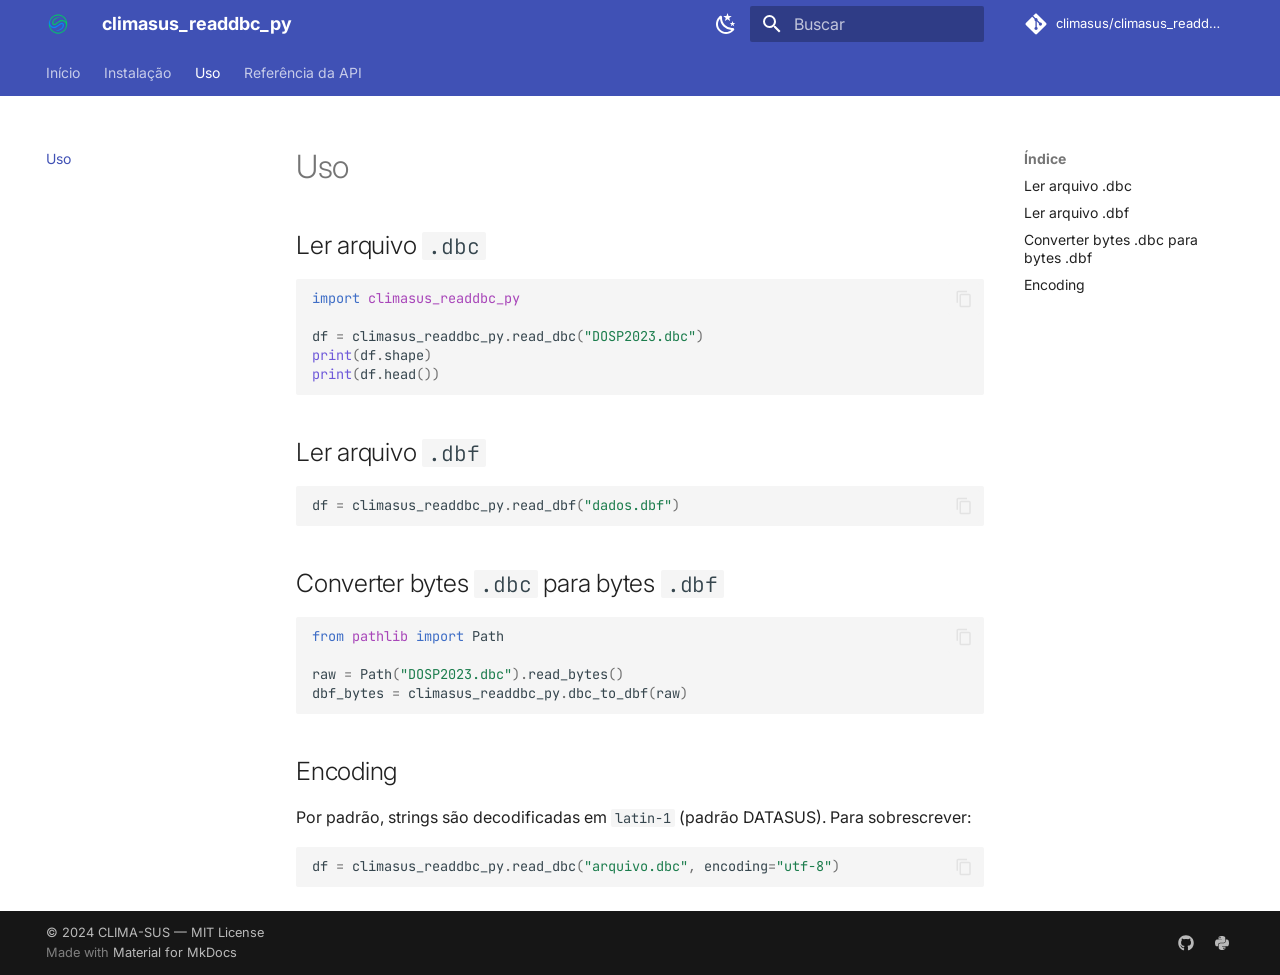
<file: usage/index.html>
<!doctype html>
<html lang="pt" class="no-js">
  <head>
    
      <meta charset="utf-8">
      <meta name="viewport" content="width=device-width,initial-scale=1">
      
        <meta name="description" content="Pure-Python DBC/DBF reader for DATASUS files">
      
      
      
        <link rel="canonical" href="https://climasus.github.io/climasus_readdbc_py/usage/">
      
      
        <link rel="prev" href="../installation/">
      
      
        <link rel="next" href="../reference/climasus_readdbc/">
      
      
        
      
      
      <link rel="icon" href="../assets/logo.png">
      <meta name="generator" content="mkdocs-1.6.1, mkdocs-material-9.7.6">
    
    
      
        <title>Uso - climasus_readdbc_py</title>
      
    
    
      <link rel="stylesheet" href="../assets/stylesheets/main.484c7ddc.min.css">
      
        
        <link rel="stylesheet" href="../assets/stylesheets/palette.ab4e12ef.min.css">
      
      


    
    
      
    
    
      
        
        
        <link rel="preconnect" href="https://fonts.gstatic.com" crossorigin>
        <link rel="stylesheet" href="https://fonts.googleapis.com/css?family=Inter:300,300i,400,400i,700,700i%7CJetBrains+Mono:400,400i,700,700i&display=fallback">
        <style>:root{--md-text-font:"Inter";--md-code-font:"JetBrains Mono"}</style>
      
    
    
      <link rel="stylesheet" href="../assets/_mkdocstrings.css">
    
      <link rel="stylesheet" href="https://climasus.github.io/design-system/assets/css/style.css">
    
    <script>__md_scope=new URL("..",location),__md_hash=e=>[...e].reduce(((e,_)=>(e<<5)-e+_.charCodeAt(0)),0),__md_get=(e,_=localStorage,t=__md_scope)=>JSON.parse(_.getItem(t.pathname+"."+e)),__md_set=(e,_,t=localStorage,a=__md_scope)=>{try{t.setItem(a.pathname+"."+e,JSON.stringify(_))}catch(e){}}</script>
    
      

    
    
  </head>
  
  
    
    
      
    
    
    
    
    <body dir="ltr" data-md-color-scheme="default" data-md-color-primary="custom" data-md-color-accent="custom">
  
    
    <input class="md-toggle" data-md-toggle="drawer" type="checkbox" id="__drawer" autocomplete="off">
    <input class="md-toggle" data-md-toggle="search" type="checkbox" id="__search" autocomplete="off">
    <label class="md-overlay" for="__drawer"></label>
    <div data-md-component="skip">
      
        
        <a href="#uso" class="md-skip">
          Ir para o conteúdo
        </a>
      
    </div>
    <div data-md-component="announce">
      
    </div>
    
    
      

<header class="md-header" data-md-component="header">
  <nav class="md-header__inner md-grid" aria-label="Cabeçalho">
    <a href=".." title="climasus_readdbc_py" class="md-header__button md-logo" aria-label="climasus_readdbc_py" data-md-component="logo">
      
  <img src="../assets/logo.png" alt="logo">

    </a>
    <label class="md-header__button md-icon" for="__drawer">
      
      <svg xmlns="http://www.w3.org/2000/svg" viewBox="0 0 24 24"><path d="M3 6h18v2H3zm0 5h18v2H3zm0 5h18v2H3z"/></svg>
    </label>
    <div class="md-header__title" data-md-component="header-title">
      <div class="md-header__ellipsis">
        <div class="md-header__topic">
          <span class="md-ellipsis">
            climasus_readdbc_py
          </span>
        </div>
        <div class="md-header__topic" data-md-component="header-topic">
          <span class="md-ellipsis">
            
              Uso
            
          </span>
        </div>
      </div>
    </div>
    
      
        <form class="md-header__option" data-md-component="palette">
  
    
    
    
    <input class="md-option" data-md-color-media="(prefers-color-scheme: light)" data-md-color-scheme="default" data-md-color-primary="custom" data-md-color-accent="custom"  aria-label="Modo escuro"  type="radio" name="__palette" id="__palette_0">
    
      <label class="md-header__button md-icon" title="Modo escuro" for="__palette_1" hidden>
        <svg xmlns="http://www.w3.org/2000/svg" viewBox="0 0 24 24"><path d="m17.75 4.09-2.53 1.94.91 3.06-2.63-1.81-2.63 1.81.91-3.06-2.53-1.94L12.44 4l1.06-3 1.06 3zm3.5 6.91-1.64 1.25.59 1.98-1.7-1.17-1.7 1.17.59-1.98L15.75 11l2.06-.05L18.5 9l.69 1.95zm-2.28 4.95c.83-.08 1.72 1.1 1.19 1.85-.32.45-.66.87-1.08 1.27C15.17 23 8.84 23 4.94 19.07c-3.91-3.9-3.91-10.24 0-14.14.4-.4.82-.76 1.27-1.08.75-.53 1.93.36 1.85 1.19-.27 2.86.69 5.83 2.89 8.02a9.96 9.96 0 0 0 8.02 2.89m-1.64 2.02a12.08 12.08 0 0 1-7.8-3.47c-2.17-2.19-3.33-5-3.49-7.82-2.81 3.14-2.7 7.96.31 10.98 3.02 3.01 7.84 3.12 10.98.31"/></svg>
      </label>
    
  
    
    
    
    <input class="md-option" data-md-color-media="(prefers-color-scheme: dark)" data-md-color-scheme="slate" data-md-color-primary="custom" data-md-color-accent="custom"  aria-label="Modo claro"  type="radio" name="__palette" id="__palette_1">
    
      <label class="md-header__button md-icon" title="Modo claro" for="__palette_0" hidden>
        <svg xmlns="http://www.w3.org/2000/svg" viewBox="0 0 24 24"><path d="M12 7a5 5 0 0 1 5 5 5 5 0 0 1-5 5 5 5 0 0 1-5-5 5 5 0 0 1 5-5m0 2a3 3 0 0 0-3 3 3 3 0 0 0 3 3 3 3 0 0 0 3-3 3 3 0 0 0-3-3m0-7 2.39 3.42C13.65 5.15 12.84 5 12 5s-1.65.15-2.39.42zM3.34 7l4.16-.35A7.2 7.2 0 0 0 5.94 8.5c-.44.74-.69 1.5-.83 2.29zm.02 10 1.76-3.77a7.131 7.131 0 0 0 2.38 4.14zM20.65 7l-1.77 3.79a7.02 7.02 0 0 0-2.38-4.15zm-.01 10-4.14.36c.59-.51 1.12-1.14 1.54-1.86.42-.73.69-1.5.83-2.29zM12 22l-2.41-3.44c.74.27 1.55.44 2.41.44.82 0 1.63-.17 2.37-.44z"/></svg>
      </label>
    
  
</form>
      
    
    
      <script>var palette=__md_get("__palette");if(palette&&palette.color){if("(prefers-color-scheme)"===palette.color.media){var media=matchMedia("(prefers-color-scheme: light)"),input=document.querySelector(media.matches?"[data-md-color-media='(prefers-color-scheme: light)']":"[data-md-color-media='(prefers-color-scheme: dark)']");palette.color.media=input.getAttribute("data-md-color-media"),palette.color.scheme=input.getAttribute("data-md-color-scheme"),palette.color.primary=input.getAttribute("data-md-color-primary"),palette.color.accent=input.getAttribute("data-md-color-accent")}for(var[key,value]of Object.entries(palette.color))document.body.setAttribute("data-md-color-"+key,value)}</script>
    
    
    
      
      
        <label class="md-header__button md-icon" for="__search">
          
          <svg xmlns="http://www.w3.org/2000/svg" viewBox="0 0 24 24"><path d="M9.5 3A6.5 6.5 0 0 1 16 9.5c0 1.61-.59 3.09-1.56 4.23l.27.27h.79l5 5-1.5 1.5-5-5v-.79l-.27-.27A6.52 6.52 0 0 1 9.5 16 6.5 6.5 0 0 1 3 9.5 6.5 6.5 0 0 1 9.5 3m0 2C7 5 5 7 5 9.5S7 14 9.5 14 14 12 14 9.5 12 5 9.5 5"/></svg>
        </label>
        <div class="md-search" data-md-component="search" role="dialog">
  <label class="md-search__overlay" for="__search"></label>
  <div class="md-search__inner" role="search">
    <form class="md-search__form" name="search">
      <input type="text" class="md-search__input" name="query" aria-label="Buscar" placeholder="Buscar" autocapitalize="off" autocorrect="off" autocomplete="off" spellcheck="false" data-md-component="search-query" required>
      <label class="md-search__icon md-icon" for="__search">
        
        <svg xmlns="http://www.w3.org/2000/svg" viewBox="0 0 24 24"><path d="M9.5 3A6.5 6.5 0 0 1 16 9.5c0 1.61-.59 3.09-1.56 4.23l.27.27h.79l5 5-1.5 1.5-5-5v-.79l-.27-.27A6.52 6.52 0 0 1 9.5 16 6.5 6.5 0 0 1 3 9.5 6.5 6.5 0 0 1 9.5 3m0 2C7 5 5 7 5 9.5S7 14 9.5 14 14 12 14 9.5 12 5 9.5 5"/></svg>
        
        <svg xmlns="http://www.w3.org/2000/svg" viewBox="0 0 24 24"><path d="M20 11v2H8l5.5 5.5-1.42 1.42L4.16 12l7.92-7.92L13.5 5.5 8 11z"/></svg>
      </label>
      <nav class="md-search__options" aria-label="Pesquisar">
        
        <button type="reset" class="md-search__icon md-icon" title="Limpar" aria-label="Limpar" tabindex="-1">
          
          <svg xmlns="http://www.w3.org/2000/svg" viewBox="0 0 24 24"><path d="M19 6.41 17.59 5 12 10.59 6.41 5 5 6.41 10.59 12 5 17.59 6.41 19 12 13.41 17.59 19 19 17.59 13.41 12z"/></svg>
        </button>
      </nav>
      
        <div class="md-search__suggest" data-md-component="search-suggest"></div>
      
    </form>
    <div class="md-search__output">
      <div class="md-search__scrollwrap" tabindex="0" data-md-scrollfix>
        <div class="md-search-result" data-md-component="search-result">
          <div class="md-search-result__meta">
            Inicializando a pesquisa
          </div>
          <ol class="md-search-result__list" role="presentation"></ol>
        </div>
      </div>
    </div>
  </div>
</div>
      
    
    
      <div class="md-header__source">
        <a href="https://github.com/climasus/climasus_readdbc_py" title="Ir ao repositório" class="md-source" data-md-component="source">
  <div class="md-source__icon md-icon">
    
    <svg xmlns="http://www.w3.org/2000/svg" viewBox="0 0 448 512"><!--! Font Awesome Free 7.1.0 by @fontawesome - https://fontawesome.com License - https://fontawesome.com/license/free (Icons: CC BY 4.0, Fonts: SIL OFL 1.1, Code: MIT License) Copyright 2025 Fonticons, Inc.--><path d="M439.6 236.1 244 40.5c-5.4-5.5-12.8-8.5-20.4-8.5s-15 3-20.4 8.4L162.5 81l51.5 51.5c27.1-9.1 52.7 16.8 43.4 43.7l49.7 49.7c34.2-11.8 61.2 31 35.5 56.7-26.5 26.5-70.2-2.9-56-37.3L240.3 199v121.9c25.3 12.5 22.3 41.8 9.1 55-6.4 6.4-15.2 10.1-24.3 10.1s-17.8-3.6-24.3-10.1c-17.6-17.6-11.1-46.9 11.2-56v-123c-20.8-8.5-24.6-30.7-18.6-45L142.6 101 8.5 235.1C3 240.6 0 247.9 0 255.5s3 15 8.5 20.4l195.6 195.7c5.4 5.4 12.7 8.4 20.4 8.4s15-3 20.4-8.4l194.7-194.7c5.4-5.4 8.4-12.8 8.4-20.4s-3-15-8.4-20.4"/></svg>
  </div>
  <div class="md-source__repository">
    climasus/climasus_readdbc_py
  </div>
</a>
      </div>
    
  </nav>
  
</header>
    
    <div class="md-container" data-md-component="container">
      
      
        
          
            
<nav class="md-tabs" aria-label="Abas" data-md-component="tabs">
  <div class="md-grid">
    <ul class="md-tabs__list">
      
        
  
  
  
  
    <li class="md-tabs__item">
      <a href=".." class="md-tabs__link">
        
  
  
    
  
  Início

      </a>
    </li>
  

      
        
  
  
  
  
    <li class="md-tabs__item">
      <a href="../installation/" class="md-tabs__link">
        
  
  
    
  
  Instalação

      </a>
    </li>
  

      
        
  
  
  
    
  
  
    <li class="md-tabs__item md-tabs__item--active">
      <a href="./" class="md-tabs__link">
        
  
  
    
  
  Uso

      </a>
    </li>
  

      
        
  
  
  
  
    
    
      <li class="md-tabs__item">
        <a href="../reference/climasus_readdbc/" class="md-tabs__link">
          
  
  
  Referência da API

        </a>
      </li>
    
  

      
    </ul>
  </div>
</nav>
          
        
      
      <main class="md-main" data-md-component="main">
        <div class="md-main__inner md-grid">
          
            
              
              <div class="md-sidebar md-sidebar--primary" data-md-component="sidebar" data-md-type="navigation" >
                <div class="md-sidebar__scrollwrap">
                  <div class="md-sidebar__inner">
                    


  


<nav class="md-nav md-nav--primary md-nav--lifted" aria-label="Navegação" data-md-level="0">
  <label class="md-nav__title" for="__drawer">
    <a href=".." title="climasus_readdbc_py" class="md-nav__button md-logo" aria-label="climasus_readdbc_py" data-md-component="logo">
      
  <img src="../assets/logo.png" alt="logo">

    </a>
    climasus_readdbc_py
  </label>
  
    <div class="md-nav__source">
      <a href="https://github.com/climasus/climasus_readdbc_py" title="Ir ao repositório" class="md-source" data-md-component="source">
  <div class="md-source__icon md-icon">
    
    <svg xmlns="http://www.w3.org/2000/svg" viewBox="0 0 448 512"><!--! Font Awesome Free 7.1.0 by @fontawesome - https://fontawesome.com License - https://fontawesome.com/license/free (Icons: CC BY 4.0, Fonts: SIL OFL 1.1, Code: MIT License) Copyright 2025 Fonticons, Inc.--><path d="M439.6 236.1 244 40.5c-5.4-5.5-12.8-8.5-20.4-8.5s-15 3-20.4 8.4L162.5 81l51.5 51.5c27.1-9.1 52.7 16.8 43.4 43.7l49.7 49.7c34.2-11.8 61.2 31 35.5 56.7-26.5 26.5-70.2-2.9-56-37.3L240.3 199v121.9c25.3 12.5 22.3 41.8 9.1 55-6.4 6.4-15.2 10.1-24.3 10.1s-17.8-3.6-24.3-10.1c-17.6-17.6-11.1-46.9 11.2-56v-123c-20.8-8.5-24.6-30.7-18.6-45L142.6 101 8.5 235.1C3 240.6 0 247.9 0 255.5s3 15 8.5 20.4l195.6 195.7c5.4 5.4 12.7 8.4 20.4 8.4s15-3 20.4-8.4l194.7-194.7c5.4-5.4 8.4-12.8 8.4-20.4s-3-15-8.4-20.4"/></svg>
  </div>
  <div class="md-source__repository">
    climasus/climasus_readdbc_py
  </div>
</a>
    </div>
  
  <ul class="md-nav__list" data-md-scrollfix>
    
      
      
  
  
  
  
    <li class="md-nav__item">
      <a href=".." class="md-nav__link">
        
  
  
  <span class="md-ellipsis">
    
  
    Início
  

    
  </span>
  
  

      </a>
    </li>
  

    
      
      
  
  
  
  
    <li class="md-nav__item">
      <a href="../installation/" class="md-nav__link">
        
  
  
  <span class="md-ellipsis">
    
  
    Instalação
  

    
  </span>
  
  

      </a>
    </li>
  

    
      
      
  
  
    
  
  
  
    <li class="md-nav__item md-nav__item--active">
      
      <input class="md-nav__toggle md-toggle" type="checkbox" id="__toc">
      
      
        
      
      
        <label class="md-nav__link md-nav__link--active" for="__toc">
          
  
  
  <span class="md-ellipsis">
    
  
    Uso
  

    
  </span>
  
  

          <span class="md-nav__icon md-icon"></span>
        </label>
      
      <a href="./" class="md-nav__link md-nav__link--active">
        
  
  
  <span class="md-ellipsis">
    
  
    Uso
  

    
  </span>
  
  

      </a>
      
        

<nav class="md-nav md-nav--secondary" aria-label="Índice">
  
  
  
    
  
  
    <label class="md-nav__title" for="__toc">
      <span class="md-nav__icon md-icon"></span>
      Índice
    </label>
    <ul class="md-nav__list" data-md-component="toc" data-md-scrollfix>
      
        <li class="md-nav__item">
  <a href="#ler-arquivo-dbc" class="md-nav__link">
    <span class="md-ellipsis">
      
        Ler arquivo .dbc
      
    </span>
  </a>
  
</li>
      
        <li class="md-nav__item">
  <a href="#ler-arquivo-dbf" class="md-nav__link">
    <span class="md-ellipsis">
      
        Ler arquivo .dbf
      
    </span>
  </a>
  
</li>
      
        <li class="md-nav__item">
  <a href="#converter-bytes-dbc-para-bytes-dbf" class="md-nav__link">
    <span class="md-ellipsis">
      
        Converter bytes .dbc para bytes .dbf
      
    </span>
  </a>
  
</li>
      
        <li class="md-nav__item">
  <a href="#encoding" class="md-nav__link">
    <span class="md-ellipsis">
      
        Encoding
      
    </span>
  </a>
  
</li>
      
    </ul>
  
</nav>
      
    </li>
  

    
      
      
  
  
  
  
    
    
    
    
      
      
    
    
    <li class="md-nav__item md-nav__item--nested">
      
        
        
        <input class="md-nav__toggle md-toggle " type="checkbox" id="__nav_4" >
        
          
          <label class="md-nav__link" for="__nav_4" id="__nav_4_label" tabindex="0">
            
  
  
  <span class="md-ellipsis">
    
  
    Referência da API
  

    
  </span>
  
  

            <span class="md-nav__icon md-icon"></span>
          </label>
        
        <nav class="md-nav" data-md-level="1" aria-labelledby="__nav_4_label" aria-expanded="false">
          <label class="md-nav__title" for="__nav_4">
            <span class="md-nav__icon md-icon"></span>
            
  
    Referência da API
  

          </label>
          <ul class="md-nav__list" data-md-scrollfix>
            
              
                
  
  
  
  
    <li class="md-nav__item">
      <a href="../reference/climasus_readdbc/" class="md-nav__link">
        
  
  
  <span class="md-ellipsis">
    
  
    climasus_readdbc
  

    
  </span>
  
  

      </a>
    </li>
  

              
            
              
                
  
  
  
  
    <li class="md-nav__item">
      <a href="../reference/climasus_readdbc_py/" class="md-nav__link">
        
  
  
  <span class="md-ellipsis">
    
  
    climasus_readdbc_py
  

    
  </span>
  
  

      </a>
    </li>
  

              
            
          </ul>
        </nav>
      
    </li>
  

    
  </ul>
</nav>
                  </div>
                </div>
              </div>
            
            
              
              <div class="md-sidebar md-sidebar--secondary" data-md-component="sidebar" data-md-type="toc" >
                <div class="md-sidebar__scrollwrap">
                  <div class="md-sidebar__inner">
                    

<nav class="md-nav md-nav--secondary" aria-label="Índice">
  
  
  
    
  
  
    <label class="md-nav__title" for="__toc">
      <span class="md-nav__icon md-icon"></span>
      Índice
    </label>
    <ul class="md-nav__list" data-md-component="toc" data-md-scrollfix>
      
        <li class="md-nav__item">
  <a href="#ler-arquivo-dbc" class="md-nav__link">
    <span class="md-ellipsis">
      
        Ler arquivo .dbc
      
    </span>
  </a>
  
</li>
      
        <li class="md-nav__item">
  <a href="#ler-arquivo-dbf" class="md-nav__link">
    <span class="md-ellipsis">
      
        Ler arquivo .dbf
      
    </span>
  </a>
  
</li>
      
        <li class="md-nav__item">
  <a href="#converter-bytes-dbc-para-bytes-dbf" class="md-nav__link">
    <span class="md-ellipsis">
      
        Converter bytes .dbc para bytes .dbf
      
    </span>
  </a>
  
</li>
      
        <li class="md-nav__item">
  <a href="#encoding" class="md-nav__link">
    <span class="md-ellipsis">
      
        Encoding
      
    </span>
  </a>
  
</li>
      
    </ul>
  
</nav>
                  </div>
                </div>
              </div>
            
          
          
            <div class="md-content" data-md-component="content">
              
              <article class="md-content__inner md-typeset">
                
                  


  
  


<h1 id="uso">Uso<a class="headerlink" href="#uso" title="Permanent link">&para;</a></h1>
<h2 id="ler-arquivo-dbc">Ler arquivo <code>.dbc</code><a class="headerlink" href="#ler-arquivo-dbc" title="Permanent link">&para;</a></h2>
<div class="language-python highlight"><pre><span></span><code><a id="__codelineno-0-1" name="__codelineno-0-1" href="#__codelineno-0-1"></a><span class="kn">import</span><span class="w"> </span><span class="nn">climasus_readdbc_py</span>
<a id="__codelineno-0-2" name="__codelineno-0-2" href="#__codelineno-0-2"></a>
<a id="__codelineno-0-3" name="__codelineno-0-3" href="#__codelineno-0-3"></a><span class="n">df</span> <span class="o">=</span> <span class="n">climasus_readdbc_py</span><span class="o">.</span><span class="n">read_dbc</span><span class="p">(</span><span class="s2">&quot;DOSP2023.dbc&quot;</span><span class="p">)</span>
<a id="__codelineno-0-4" name="__codelineno-0-4" href="#__codelineno-0-4"></a><span class="nb">print</span><span class="p">(</span><span class="n">df</span><span class="o">.</span><span class="n">shape</span><span class="p">)</span>
<a id="__codelineno-0-5" name="__codelineno-0-5" href="#__codelineno-0-5"></a><span class="nb">print</span><span class="p">(</span><span class="n">df</span><span class="o">.</span><span class="n">head</span><span class="p">())</span>
</code></pre></div>
<h2 id="ler-arquivo-dbf">Ler arquivo <code>.dbf</code><a class="headerlink" href="#ler-arquivo-dbf" title="Permanent link">&para;</a></h2>
<div class="language-python highlight"><pre><span></span><code><a id="__codelineno-1-1" name="__codelineno-1-1" href="#__codelineno-1-1"></a><span class="n">df</span> <span class="o">=</span> <span class="n">climasus_readdbc_py</span><span class="o">.</span><span class="n">read_dbf</span><span class="p">(</span><span class="s2">&quot;dados.dbf&quot;</span><span class="p">)</span>
</code></pre></div>
<h2 id="converter-bytes-dbc-para-bytes-dbf">Converter bytes <code>.dbc</code> para bytes <code>.dbf</code><a class="headerlink" href="#converter-bytes-dbc-para-bytes-dbf" title="Permanent link">&para;</a></h2>
<div class="language-python highlight"><pre><span></span><code><a id="__codelineno-2-1" name="__codelineno-2-1" href="#__codelineno-2-1"></a><span class="kn">from</span><span class="w"> </span><span class="nn">pathlib</span><span class="w"> </span><span class="kn">import</span> <span class="n">Path</span>
<a id="__codelineno-2-2" name="__codelineno-2-2" href="#__codelineno-2-2"></a>
<a id="__codelineno-2-3" name="__codelineno-2-3" href="#__codelineno-2-3"></a><span class="n">raw</span> <span class="o">=</span> <span class="n">Path</span><span class="p">(</span><span class="s2">&quot;DOSP2023.dbc&quot;</span><span class="p">)</span><span class="o">.</span><span class="n">read_bytes</span><span class="p">()</span>
<a id="__codelineno-2-4" name="__codelineno-2-4" href="#__codelineno-2-4"></a><span class="n">dbf_bytes</span> <span class="o">=</span> <span class="n">climasus_readdbc_py</span><span class="o">.</span><span class="n">dbc_to_dbf</span><span class="p">(</span><span class="n">raw</span><span class="p">)</span>
</code></pre></div>
<h2 id="encoding">Encoding<a class="headerlink" href="#encoding" title="Permanent link">&para;</a></h2>
<p>Por padrão, strings são decodificadas em <code>latin-1</code> (padrão DATASUS).
Para sobrescrever:</p>
<div class="language-python highlight"><pre><span></span><code><a id="__codelineno-3-1" name="__codelineno-3-1" href="#__codelineno-3-1"></a><span class="n">df</span> <span class="o">=</span> <span class="n">climasus_readdbc_py</span><span class="o">.</span><span class="n">read_dbc</span><span class="p">(</span><span class="s2">&quot;arquivo.dbc&quot;</span><span class="p">,</span> <span class="n">encoding</span><span class="o">=</span><span class="s2">&quot;utf-8&quot;</span><span class="p">)</span>
</code></pre></div>












                
              </article>
            </div>
          
          
<script>var target=document.getElementById(location.hash.slice(1));target&&target.name&&(target.checked=target.name.startsWith("__tabbed_"))</script>
        </div>
        
          <button type="button" class="md-top md-icon" data-md-component="top" hidden>
  
  <svg xmlns="http://www.w3.org/2000/svg" viewBox="0 0 24 24"><path d="M13 20h-2V8l-5.5 5.5-1.42-1.42L12 4.16l7.92 7.92-1.42 1.42L13 8z"/></svg>
  Voltar ao topo
</button>
        
      </main>
      
        <footer class="md-footer">
  
  <div class="md-footer-meta md-typeset">
    <div class="md-footer-meta__inner md-grid">
      <div class="md-copyright">
  
    <div class="md-copyright__highlight">
      © 2024 CLIMA-SUS — MIT License
    </div>
  
  
    Made with
    <a href="https://squidfunk.github.io/mkdocs-material/" target="_blank" rel="noopener">
      Material for MkDocs
    </a>
  
</div>
      
        
<div class="md-social">
  
    
    
    
    
      
      
    
    <a href="https://github.com/climasus" target="_blank" rel="noopener" title="github.com" class="md-social__link">
      <svg xmlns="http://www.w3.org/2000/svg" viewBox="0 0 512 512"><!--! Font Awesome Free 7.1.0 by @fontawesome - https://fontawesome.com License - https://fontawesome.com/license/free (Icons: CC BY 4.0, Fonts: SIL OFL 1.1, Code: MIT License) Copyright 2025 Fonticons, Inc.--><path d="M173.9 397.4c0 2-2.3 3.6-5.2 3.6-3.3.3-5.6-1.3-5.6-3.6 0-2 2.3-3.6 5.2-3.6 3-.3 5.6 1.3 5.6 3.6m-31.1-4.5c-.7 2 1.3 4.3 4.3 4.9 2.6 1 5.6 0 6.2-2s-1.3-4.3-4.3-5.2c-2.6-.7-5.5.3-6.2 2.3m44.2-1.7c-2.9.7-4.9 2.6-4.6 4.9.3 2 2.9 3.3 5.9 2.6 2.9-.7 4.9-2.6 4.6-4.6-.3-1.9-3-3.2-5.9-2.9M252.8 8C114.1 8 8 113.3 8 252c0 110.9 69.8 205.8 169.5 239.2 12.8 2.3 17.3-5.6 17.3-12.1 0-6.2-.3-40.4-.3-61.4 0 0-70 15-84.7-29.8 0 0-11.4-29.1-27.8-36.6 0 0-22.9-15.7 1.6-15.4 0 0 24.9 2 38.6 25.8 21.9 38.6 58.6 27.5 72.9 20.9 2.3-16 8.8-27.1 16-33.7-55.9-6.2-112.3-14.3-112.3-110.5 0-27.5 7.6-41.3 23.6-58.9-2.6-6.5-11.1-33.3 2.6-67.9 20.9-6.5 69 27 69 27 20-5.6 41.5-8.5 62.8-8.5s42.8 2.9 62.8 8.5c0 0 48.1-33.6 69-27 13.7 34.7 5.2 61.4 2.6 67.9 16 17.7 25.8 31.5 25.8 58.9 0 96.5-58.9 104.2-114.8 110.5 9.2 7.9 17 22.9 17 46.4 0 33.7-.3 75.4-.3 83.6 0 6.5 4.6 14.4 17.3 12.1C436.2 457.8 504 362.9 504 252 504 113.3 391.5 8 252.8 8M105.2 352.9c-1.3 1-1 3.3.7 5.2 1.6 1.6 3.9 2.3 5.2 1 1.3-1 1-3.3-.7-5.2-1.6-1.6-3.9-2.3-5.2-1m-10.8-8.1c-.7 1.3.3 2.9 2.3 3.9 1.6 1 3.6.7 4.3-.7.7-1.3-.3-2.9-2.3-3.9-2-.6-3.6-.3-4.3.7m32.4 35.6c-1.6 1.3-1 4.3 1.3 6.2 2.3 2.3 5.2 2.6 6.5 1 1.3-1.3.7-4.3-1.3-6.2-2.2-2.3-5.2-2.6-6.5-1m-11.4-14.7c-1.6 1-1.6 3.6 0 5.9s4.3 3.3 5.6 2.3c1.6-1.3 1.6-3.9 0-6.2-1.4-2.3-4-3.3-5.6-2"/></svg>
    </a>
  
    
    
    
    
      
      
    
    <a href="https://pypi.org/project/climasus_readdbc_py/" target="_blank" rel="noopener" title="pypi.org" class="md-social__link">
      <svg xmlns="http://www.w3.org/2000/svg" viewBox="0 0 448 512"><!--! Font Awesome Free 7.1.0 by @fontawesome - https://fontawesome.com License - https://fontawesome.com/license/free (Icons: CC BY 4.0, Fonts: SIL OFL 1.1, Code: MIT License) Copyright 2025 Fonticons, Inc.--><path d="M439.8 200.5c-7.7-30.9-22.3-54.2-53.4-54.2h-40.1v47.4c0 36.8-31.2 67.8-66.8 67.8H172.7c-29.2 0-53.4 25-53.4 54.3v101.8c0 29 25.2 46 53.4 54.3 33.8 9.9 66.3 11.7 106.8 0 26.9-7.8 53.4-23.5 53.4-54.3v-40.7H226.2v-13.6h160.2c31.1 0 42.6-21.7 53.4-54.2 11.2-33.5 10.7-65.7 0-108.6M286.2 444.7a20.4 20.4 0 1 1 0-40.7 20.4 20.4 0 1 1 0 40.7M167.8 248.1h106.8c29.7 0 53.4-24.5 53.4-54.3V91.9c0-29-24.4-50.7-53.4-55.6-35.8-5.9-74.7-5.6-106.8.1-45.2 8-53.4 24.7-53.4 55.6v40.7h106.9v13.6h-147c-31.1 0-58.3 18.7-66.8 54.2-9.8 40.7-10.2 66.1 0 108.6 7.6 31.6 25.7 54.2 56.8 54.2H101v-48.8c0-35.3 30.5-66.4 66.8-66.4m-6.6-183.4a20.4 20.4 0 1 1 0 40.8 20.4 20.4 0 1 1 0-40.8"/></svg>
    </a>
  
</div>
      
    </div>
  </div>
</footer>
      
    </div>
    <div class="md-dialog" data-md-component="dialog">
      <div class="md-dialog__inner md-typeset"></div>
    </div>
    
    
    
      
      
      <script id="__config" type="application/json">{"annotate": null, "base": "..", "features": ["navigation.tabs", "navigation.top", "search.highlight", "search.suggest", "content.code.copy", "toc.follow"], "search": "../assets/javascripts/workers/search.2c215733.min.js", "tags": null, "translations": {"clipboard.copied": "Copiado para \u00e1rea de transfer\u00eancia", "clipboard.copy": "Copiar para \u00e1rea de transfer\u00eancia", "search.result.more.one": "Mais 1 nesta p\u00e1gina", "search.result.more.other": "Mais # nesta p\u00e1gina", "search.result.none": "Nenhum resultado encontrado", "search.result.one": "1 resultado encontrado", "search.result.other": "# resultados encontrados", "search.result.placeholder": "Digite para iniciar a busca", "search.result.term.missing": "Ausente", "select.version": "Selecione a vers\u00e3o"}, "version": null}</script>
    
    
      <script src="../assets/javascripts/bundle.79ae519e.min.js"></script>
      
        <script src="../assets/climasus.js"></script>
      
    
  </body>
</html>
</file>
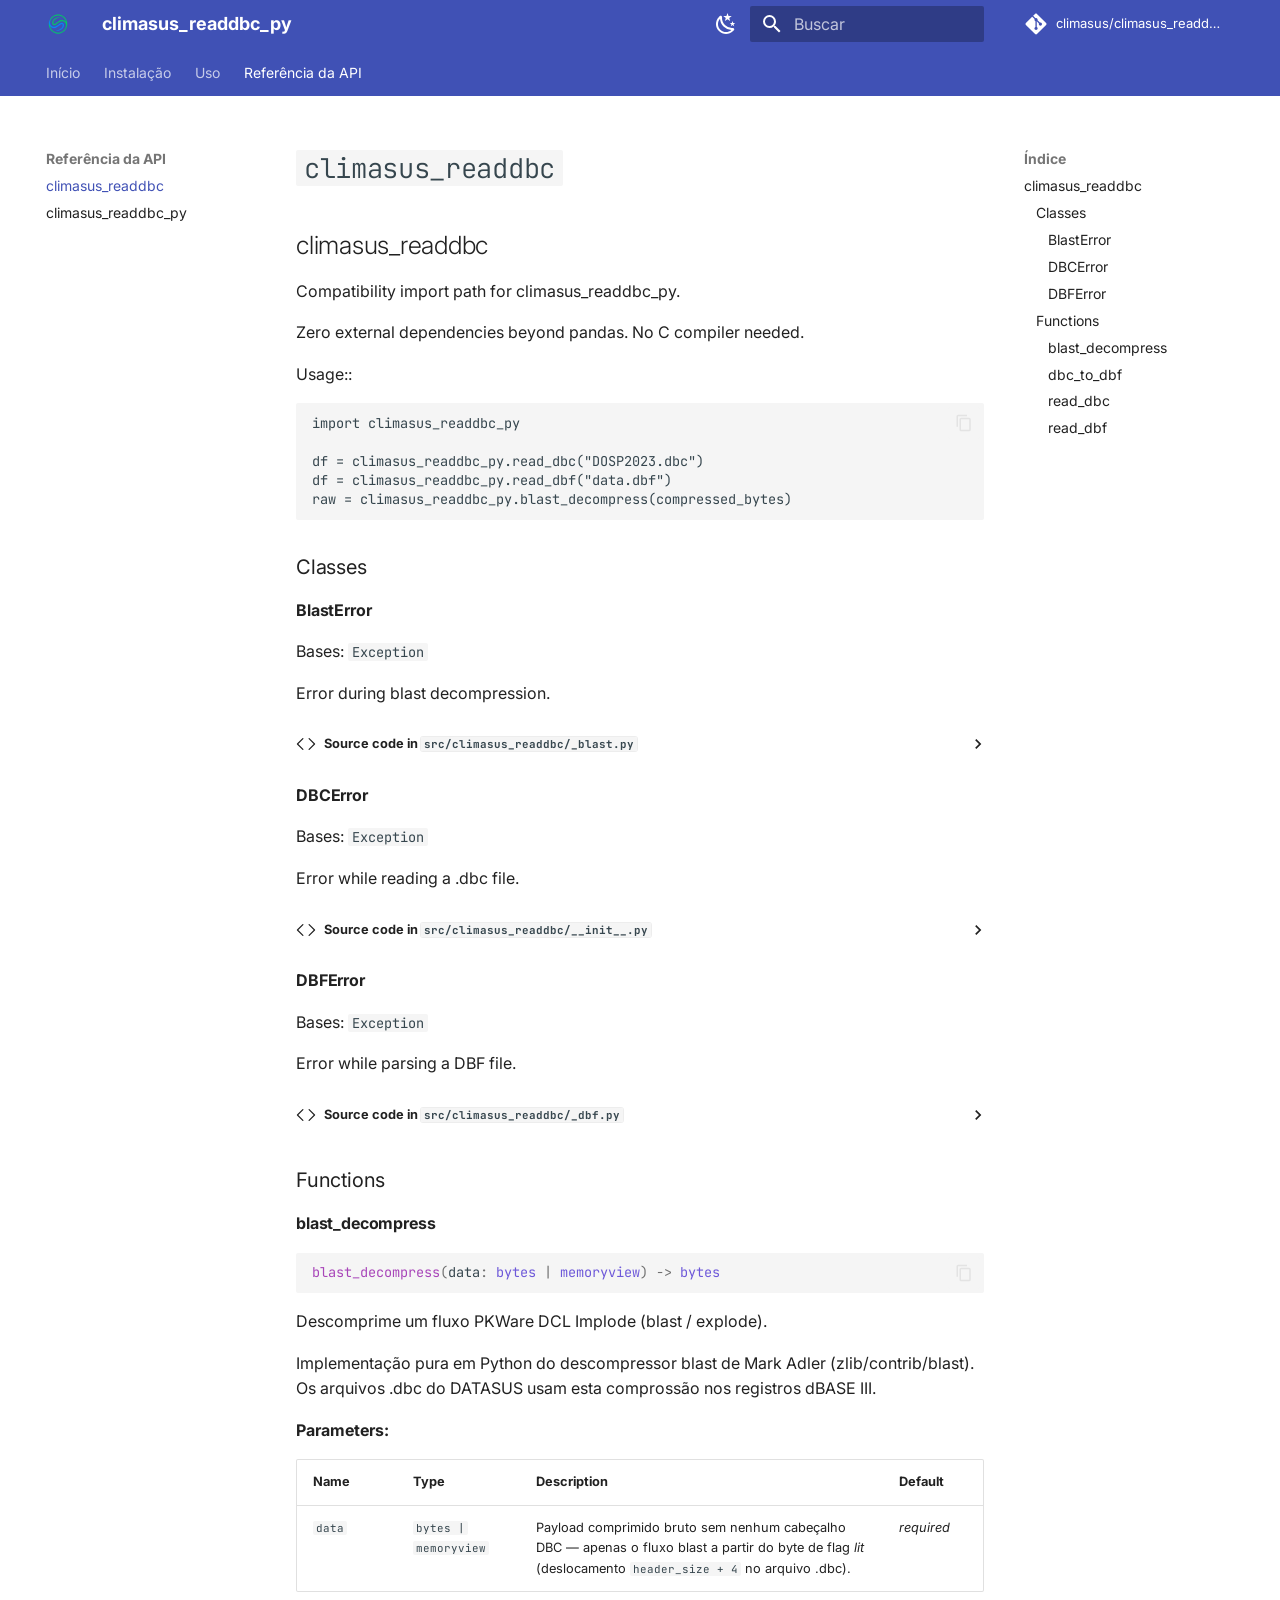
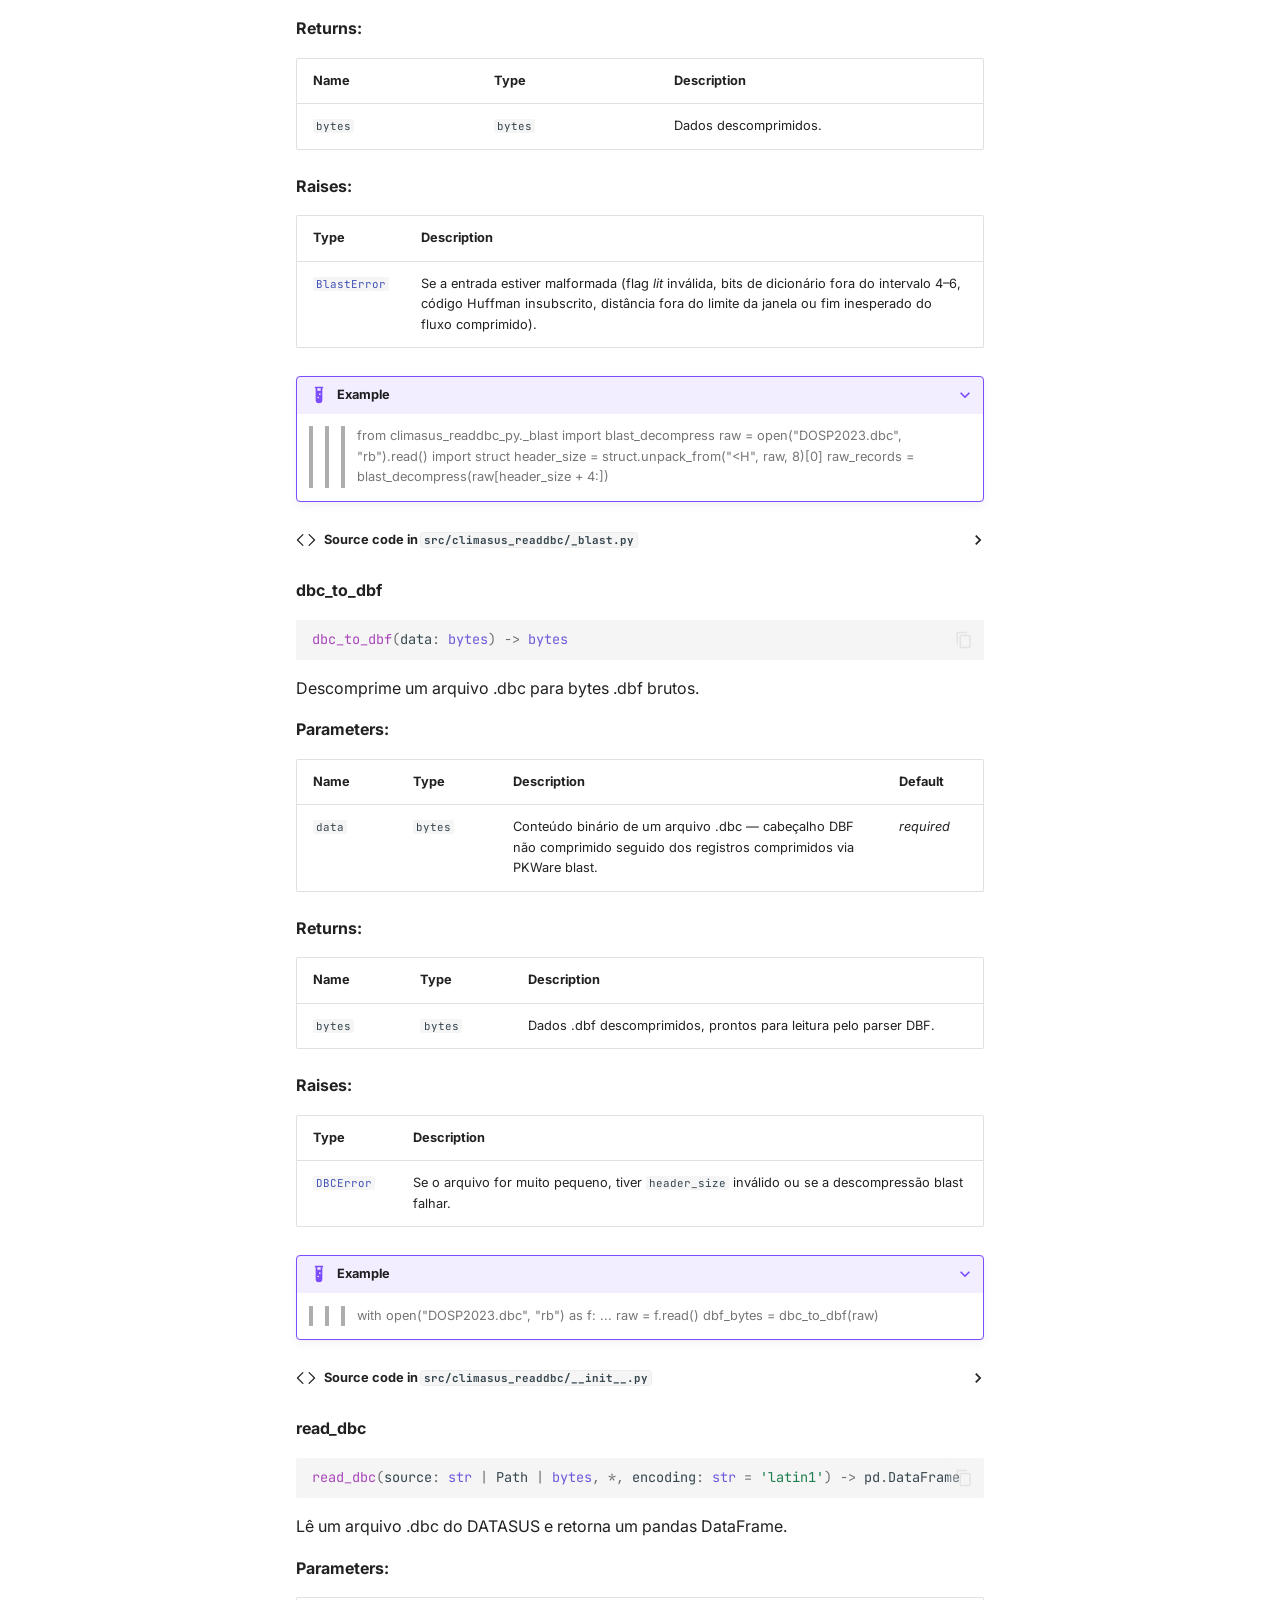
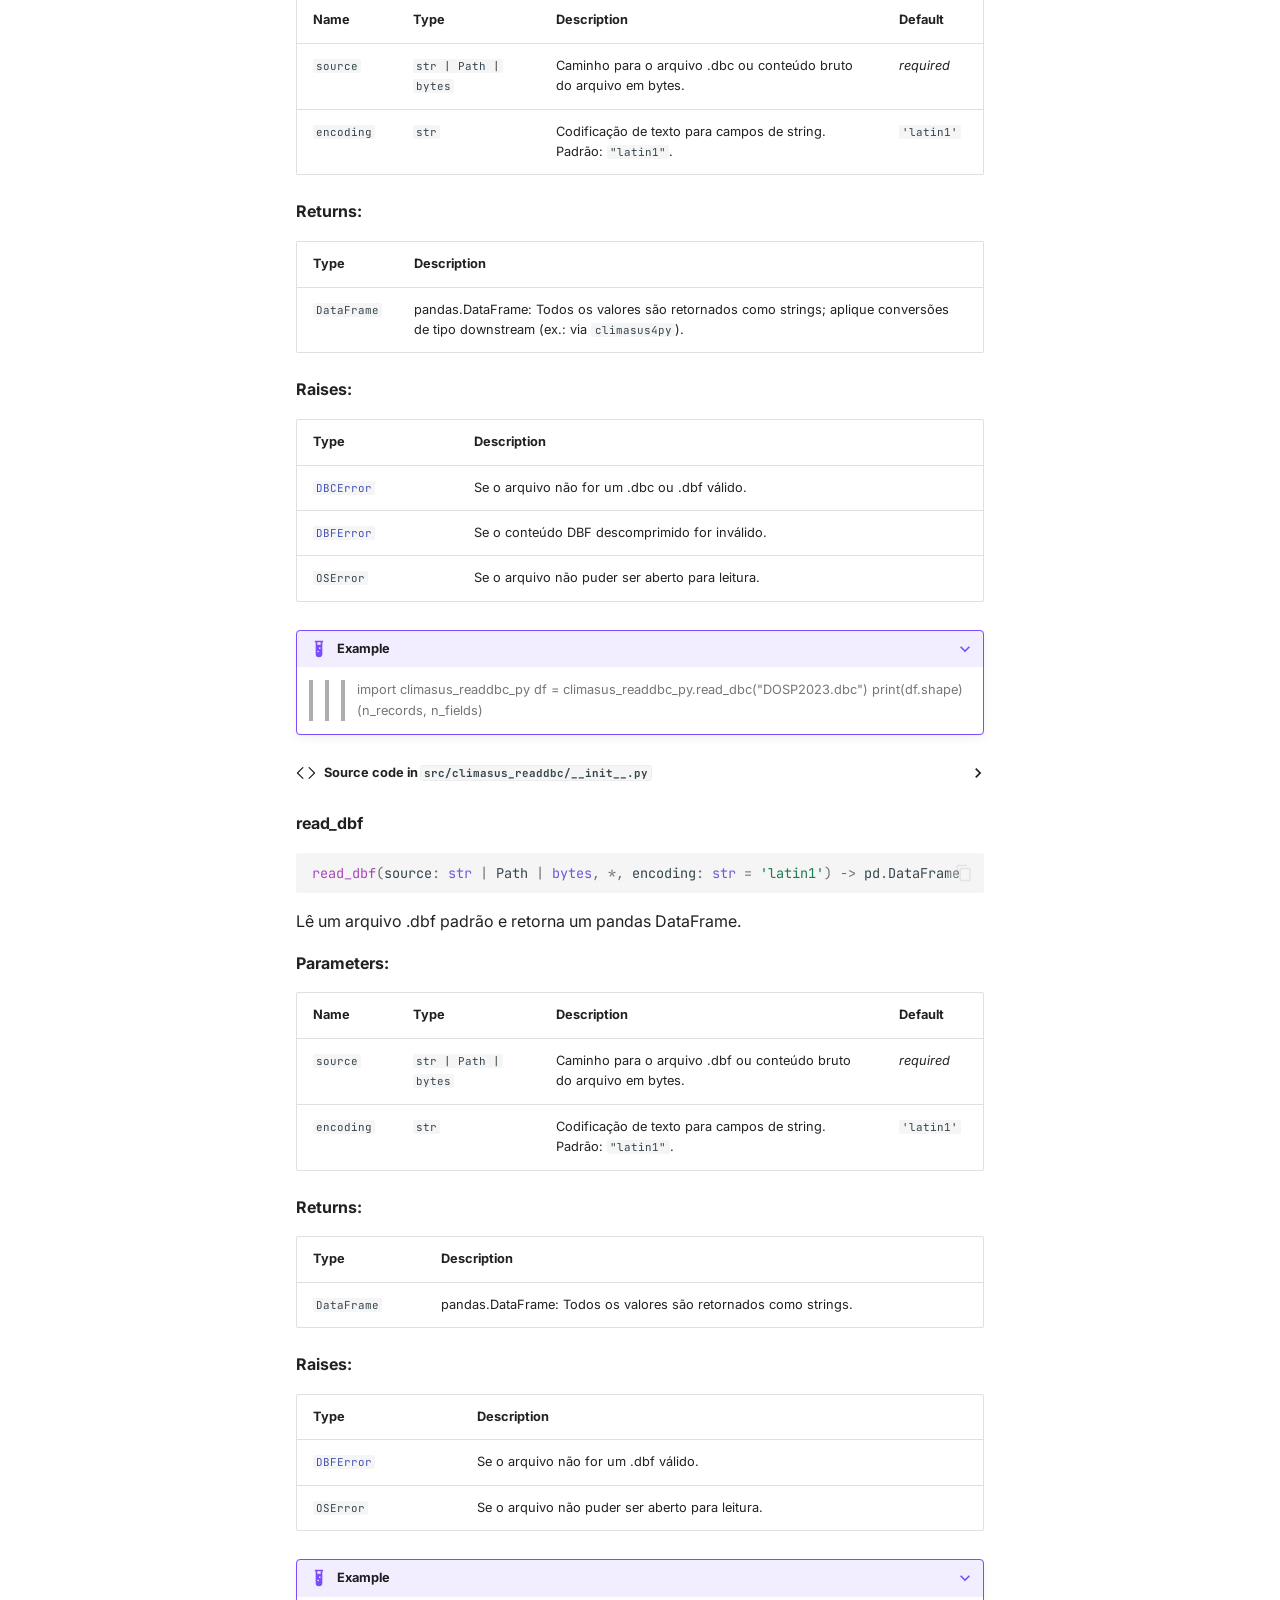
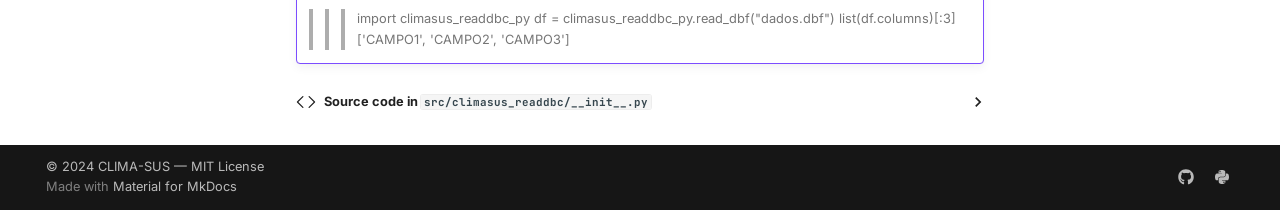
<file: reference/climasus_readdbc/index.html>
<!doctype html>
<html lang="pt" class="no-js">
  <head>
    
      <meta charset="utf-8">
      <meta name="viewport" content="width=device-width,initial-scale=1">
      
        <meta name="description" content="Pure-Python DBC/DBF reader for DATASUS files">
      
      
      
        <link rel="canonical" href="https://climasus.github.io/climasus_readdbc_py/reference/climasus_readdbc/">
      
      
        <link rel="prev" href="../../usage/">
      
      
        <link rel="next" href="../climasus_readdbc_py/">
      
      
        
      
      
      <link rel="icon" href="../../assets/logo.png">
      <meta name="generator" content="mkdocs-1.6.1, mkdocs-material-9.7.6">
    
    
      
        <title>climasus_readdbc - climasus_readdbc_py</title>
      
    
    
      <link rel="stylesheet" href="../../assets/stylesheets/main.484c7ddc.min.css">
      
        
        <link rel="stylesheet" href="../../assets/stylesheets/palette.ab4e12ef.min.css">
      
      


    
    
      
    
    
      
        
        
        <link rel="preconnect" href="https://fonts.gstatic.com" crossorigin>
        <link rel="stylesheet" href="https://fonts.googleapis.com/css?family=Inter:300,300i,400,400i,700,700i%7CJetBrains+Mono:400,400i,700,700i&display=fallback">
        <style>:root{--md-text-font:"Inter";--md-code-font:"JetBrains Mono"}</style>
      
    
    
      <link rel="stylesheet" href="../../assets/_mkdocstrings.css">
    
      <link rel="stylesheet" href="https://climasus.github.io/design-system/assets/css/style.css">
    
    <script>__md_scope=new URL("../..",location),__md_hash=e=>[...e].reduce(((e,_)=>(e<<5)-e+_.charCodeAt(0)),0),__md_get=(e,_=localStorage,t=__md_scope)=>JSON.parse(_.getItem(t.pathname+"."+e)),__md_set=(e,_,t=localStorage,a=__md_scope)=>{try{t.setItem(a.pathname+"."+e,JSON.stringify(_))}catch(e){}}</script>
    
      

    
    
  </head>
  
  
    
    
      
    
    
    
    
    <body dir="ltr" data-md-color-scheme="default" data-md-color-primary="custom" data-md-color-accent="custom">
  
    
    <input class="md-toggle" data-md-toggle="drawer" type="checkbox" id="__drawer" autocomplete="off">
    <input class="md-toggle" data-md-toggle="search" type="checkbox" id="__search" autocomplete="off">
    <label class="md-overlay" for="__drawer"></label>
    <div data-md-component="skip">
      
        
        <a href="#climasus_readdbc_1" class="md-skip">
          Ir para o conteúdo
        </a>
      
    </div>
    <div data-md-component="announce">
      
    </div>
    
    
      

<header class="md-header" data-md-component="header">
  <nav class="md-header__inner md-grid" aria-label="Cabeçalho">
    <a href="../.." title="climasus_readdbc_py" class="md-header__button md-logo" aria-label="climasus_readdbc_py" data-md-component="logo">
      
  <img src="../../assets/logo.png" alt="logo">

    </a>
    <label class="md-header__button md-icon" for="__drawer">
      
      <svg xmlns="http://www.w3.org/2000/svg" viewBox="0 0 24 24"><path d="M3 6h18v2H3zm0 5h18v2H3zm0 5h18v2H3z"/></svg>
    </label>
    <div class="md-header__title" data-md-component="header-title">
      <div class="md-header__ellipsis">
        <div class="md-header__topic">
          <span class="md-ellipsis">
            climasus_readdbc_py
          </span>
        </div>
        <div class="md-header__topic" data-md-component="header-topic">
          <span class="md-ellipsis">
            
              climasus_readdbc
            
          </span>
        </div>
      </div>
    </div>
    
      
        <form class="md-header__option" data-md-component="palette">
  
    
    
    
    <input class="md-option" data-md-color-media="(prefers-color-scheme: light)" data-md-color-scheme="default" data-md-color-primary="custom" data-md-color-accent="custom"  aria-label="Modo escuro"  type="radio" name="__palette" id="__palette_0">
    
      <label class="md-header__button md-icon" title="Modo escuro" for="__palette_1" hidden>
        <svg xmlns="http://www.w3.org/2000/svg" viewBox="0 0 24 24"><path d="m17.75 4.09-2.53 1.94.91 3.06-2.63-1.81-2.63 1.81.91-3.06-2.53-1.94L12.44 4l1.06-3 1.06 3zm3.5 6.91-1.64 1.25.59 1.98-1.7-1.17-1.7 1.17.59-1.98L15.75 11l2.06-.05L18.5 9l.69 1.95zm-2.28 4.95c.83-.08 1.72 1.1 1.19 1.85-.32.45-.66.87-1.08 1.27C15.17 23 8.84 23 4.94 19.07c-3.91-3.9-3.91-10.24 0-14.14.4-.4.82-.76 1.27-1.08.75-.53 1.93.36 1.85 1.19-.27 2.86.69 5.83 2.89 8.02a9.96 9.96 0 0 0 8.02 2.89m-1.64 2.02a12.08 12.08 0 0 1-7.8-3.47c-2.17-2.19-3.33-5-3.49-7.82-2.81 3.14-2.7 7.96.31 10.98 3.02 3.01 7.84 3.12 10.98.31"/></svg>
      </label>
    
  
    
    
    
    <input class="md-option" data-md-color-media="(prefers-color-scheme: dark)" data-md-color-scheme="slate" data-md-color-primary="custom" data-md-color-accent="custom"  aria-label="Modo claro"  type="radio" name="__palette" id="__palette_1">
    
      <label class="md-header__button md-icon" title="Modo claro" for="__palette_0" hidden>
        <svg xmlns="http://www.w3.org/2000/svg" viewBox="0 0 24 24"><path d="M12 7a5 5 0 0 1 5 5 5 5 0 0 1-5 5 5 5 0 0 1-5-5 5 5 0 0 1 5-5m0 2a3 3 0 0 0-3 3 3 3 0 0 0 3 3 3 3 0 0 0 3-3 3 3 0 0 0-3-3m0-7 2.39 3.42C13.65 5.15 12.84 5 12 5s-1.65.15-2.39.42zM3.34 7l4.16-.35A7.2 7.2 0 0 0 5.94 8.5c-.44.74-.69 1.5-.83 2.29zm.02 10 1.76-3.77a7.131 7.131 0 0 0 2.38 4.14zM20.65 7l-1.77 3.79a7.02 7.02 0 0 0-2.38-4.15zm-.01 10-4.14.36c.59-.51 1.12-1.14 1.54-1.86.42-.73.69-1.5.83-2.29zM12 22l-2.41-3.44c.74.27 1.55.44 2.41.44.82 0 1.63-.17 2.37-.44z"/></svg>
      </label>
    
  
</form>
      
    
    
      <script>var palette=__md_get("__palette");if(palette&&palette.color){if("(prefers-color-scheme)"===palette.color.media){var media=matchMedia("(prefers-color-scheme: light)"),input=document.querySelector(media.matches?"[data-md-color-media='(prefers-color-scheme: light)']":"[data-md-color-media='(prefers-color-scheme: dark)']");palette.color.media=input.getAttribute("data-md-color-media"),palette.color.scheme=input.getAttribute("data-md-color-scheme"),palette.color.primary=input.getAttribute("data-md-color-primary"),palette.color.accent=input.getAttribute("data-md-color-accent")}for(var[key,value]of Object.entries(palette.color))document.body.setAttribute("data-md-color-"+key,value)}</script>
    
    
    
      
      
        <label class="md-header__button md-icon" for="__search">
          
          <svg xmlns="http://www.w3.org/2000/svg" viewBox="0 0 24 24"><path d="M9.5 3A6.5 6.5 0 0 1 16 9.5c0 1.61-.59 3.09-1.56 4.23l.27.27h.79l5 5-1.5 1.5-5-5v-.79l-.27-.27A6.52 6.52 0 0 1 9.5 16 6.5 6.5 0 0 1 3 9.5 6.5 6.5 0 0 1 9.5 3m0 2C7 5 5 7 5 9.5S7 14 9.5 14 14 12 14 9.5 12 5 9.5 5"/></svg>
        </label>
        <div class="md-search" data-md-component="search" role="dialog">
  <label class="md-search__overlay" for="__search"></label>
  <div class="md-search__inner" role="search">
    <form class="md-search__form" name="search">
      <input type="text" class="md-search__input" name="query" aria-label="Buscar" placeholder="Buscar" autocapitalize="off" autocorrect="off" autocomplete="off" spellcheck="false" data-md-component="search-query" required>
      <label class="md-search__icon md-icon" for="__search">
        
        <svg xmlns="http://www.w3.org/2000/svg" viewBox="0 0 24 24"><path d="M9.5 3A6.5 6.5 0 0 1 16 9.5c0 1.61-.59 3.09-1.56 4.23l.27.27h.79l5 5-1.5 1.5-5-5v-.79l-.27-.27A6.52 6.52 0 0 1 9.5 16 6.5 6.5 0 0 1 3 9.5 6.5 6.5 0 0 1 9.5 3m0 2C7 5 5 7 5 9.5S7 14 9.5 14 14 12 14 9.5 12 5 9.5 5"/></svg>
        
        <svg xmlns="http://www.w3.org/2000/svg" viewBox="0 0 24 24"><path d="M20 11v2H8l5.5 5.5-1.42 1.42L4.16 12l7.92-7.92L13.5 5.5 8 11z"/></svg>
      </label>
      <nav class="md-search__options" aria-label="Pesquisar">
        
        <button type="reset" class="md-search__icon md-icon" title="Limpar" aria-label="Limpar" tabindex="-1">
          
          <svg xmlns="http://www.w3.org/2000/svg" viewBox="0 0 24 24"><path d="M19 6.41 17.59 5 12 10.59 6.41 5 5 6.41 10.59 12 5 17.59 6.41 19 12 13.41 17.59 19 19 17.59 13.41 12z"/></svg>
        </button>
      </nav>
      
        <div class="md-search__suggest" data-md-component="search-suggest"></div>
      
    </form>
    <div class="md-search__output">
      <div class="md-search__scrollwrap" tabindex="0" data-md-scrollfix>
        <div class="md-search-result" data-md-component="search-result">
          <div class="md-search-result__meta">
            Inicializando a pesquisa
          </div>
          <ol class="md-search-result__list" role="presentation"></ol>
        </div>
      </div>
    </div>
  </div>
</div>
      
    
    
      <div class="md-header__source">
        <a href="https://github.com/climasus/climasus_readdbc_py" title="Ir ao repositório" class="md-source" data-md-component="source">
  <div class="md-source__icon md-icon">
    
    <svg xmlns="http://www.w3.org/2000/svg" viewBox="0 0 448 512"><!--! Font Awesome Free 7.1.0 by @fontawesome - https://fontawesome.com License - https://fontawesome.com/license/free (Icons: CC BY 4.0, Fonts: SIL OFL 1.1, Code: MIT License) Copyright 2025 Fonticons, Inc.--><path d="M439.6 236.1 244 40.5c-5.4-5.5-12.8-8.5-20.4-8.5s-15 3-20.4 8.4L162.5 81l51.5 51.5c27.1-9.1 52.7 16.8 43.4 43.7l49.7 49.7c34.2-11.8 61.2 31 35.5 56.7-26.5 26.5-70.2-2.9-56-37.3L240.3 199v121.9c25.3 12.5 22.3 41.8 9.1 55-6.4 6.4-15.2 10.1-24.3 10.1s-17.8-3.6-24.3-10.1c-17.6-17.6-11.1-46.9 11.2-56v-123c-20.8-8.5-24.6-30.7-18.6-45L142.6 101 8.5 235.1C3 240.6 0 247.9 0 255.5s3 15 8.5 20.4l195.6 195.7c5.4 5.4 12.7 8.4 20.4 8.4s15-3 20.4-8.4l194.7-194.7c5.4-5.4 8.4-12.8 8.4-20.4s-3-15-8.4-20.4"/></svg>
  </div>
  <div class="md-source__repository">
    climasus/climasus_readdbc_py
  </div>
</a>
      </div>
    
  </nav>
  
</header>
    
    <div class="md-container" data-md-component="container">
      
      
        
          
            
<nav class="md-tabs" aria-label="Abas" data-md-component="tabs">
  <div class="md-grid">
    <ul class="md-tabs__list">
      
        
  
  
  
  
    <li class="md-tabs__item">
      <a href="../.." class="md-tabs__link">
        
  
  
    
  
  Início

      </a>
    </li>
  

      
        
  
  
  
  
    <li class="md-tabs__item">
      <a href="../../installation/" class="md-tabs__link">
        
  
  
    
  
  Instalação

      </a>
    </li>
  

      
        
  
  
  
  
    <li class="md-tabs__item">
      <a href="../../usage/" class="md-tabs__link">
        
  
  
    
  
  Uso

      </a>
    </li>
  

      
        
  
  
  
    
  
  
    
    
      <li class="md-tabs__item md-tabs__item--active">
        <a href="./" class="md-tabs__link">
          
  
  
  Referência da API

        </a>
      </li>
    
  

      
    </ul>
  </div>
</nav>
          
        
      
      <main class="md-main" data-md-component="main">
        <div class="md-main__inner md-grid">
          
            
              
              <div class="md-sidebar md-sidebar--primary" data-md-component="sidebar" data-md-type="navigation" >
                <div class="md-sidebar__scrollwrap">
                  <div class="md-sidebar__inner">
                    


  


<nav class="md-nav md-nav--primary md-nav--lifted" aria-label="Navegação" data-md-level="0">
  <label class="md-nav__title" for="__drawer">
    <a href="../.." title="climasus_readdbc_py" class="md-nav__button md-logo" aria-label="climasus_readdbc_py" data-md-component="logo">
      
  <img src="../../assets/logo.png" alt="logo">

    </a>
    climasus_readdbc_py
  </label>
  
    <div class="md-nav__source">
      <a href="https://github.com/climasus/climasus_readdbc_py" title="Ir ao repositório" class="md-source" data-md-component="source">
  <div class="md-source__icon md-icon">
    
    <svg xmlns="http://www.w3.org/2000/svg" viewBox="0 0 448 512"><!--! Font Awesome Free 7.1.0 by @fontawesome - https://fontawesome.com License - https://fontawesome.com/license/free (Icons: CC BY 4.0, Fonts: SIL OFL 1.1, Code: MIT License) Copyright 2025 Fonticons, Inc.--><path d="M439.6 236.1 244 40.5c-5.4-5.5-12.8-8.5-20.4-8.5s-15 3-20.4 8.4L162.5 81l51.5 51.5c27.1-9.1 52.7 16.8 43.4 43.7l49.7 49.7c34.2-11.8 61.2 31 35.5 56.7-26.5 26.5-70.2-2.9-56-37.3L240.3 199v121.9c25.3 12.5 22.3 41.8 9.1 55-6.4 6.4-15.2 10.1-24.3 10.1s-17.8-3.6-24.3-10.1c-17.6-17.6-11.1-46.9 11.2-56v-123c-20.8-8.5-24.6-30.7-18.6-45L142.6 101 8.5 235.1C3 240.6 0 247.9 0 255.5s3 15 8.5 20.4l195.6 195.7c5.4 5.4 12.7 8.4 20.4 8.4s15-3 20.4-8.4l194.7-194.7c5.4-5.4 8.4-12.8 8.4-20.4s-3-15-8.4-20.4"/></svg>
  </div>
  <div class="md-source__repository">
    climasus/climasus_readdbc_py
  </div>
</a>
    </div>
  
  <ul class="md-nav__list" data-md-scrollfix>
    
      
      
  
  
  
  
    <li class="md-nav__item">
      <a href="../.." class="md-nav__link">
        
  
  
  <span class="md-ellipsis">
    
  
    Início
  

    
  </span>
  
  

      </a>
    </li>
  

    
      
      
  
  
  
  
    <li class="md-nav__item">
      <a href="../../installation/" class="md-nav__link">
        
  
  
  <span class="md-ellipsis">
    
  
    Instalação
  

    
  </span>
  
  

      </a>
    </li>
  

    
      
      
  
  
  
  
    <li class="md-nav__item">
      <a href="../../usage/" class="md-nav__link">
        
  
  
  <span class="md-ellipsis">
    
  
    Uso
  

    
  </span>
  
  

      </a>
    </li>
  

    
      
      
  
  
    
  
  
  
    
    
    
    
      
        
        
      
      
    
    
    <li class="md-nav__item md-nav__item--active md-nav__item--section md-nav__item--nested">
      
        
        
        <input class="md-nav__toggle md-toggle " type="checkbox" id="__nav_4" checked>
        
          
          <label class="md-nav__link" for="__nav_4" id="__nav_4_label" tabindex="">
            
  
  
  <span class="md-ellipsis">
    
  
    Referência da API
  

    
  </span>
  
  

            <span class="md-nav__icon md-icon"></span>
          </label>
        
        <nav class="md-nav" data-md-level="1" aria-labelledby="__nav_4_label" aria-expanded="true">
          <label class="md-nav__title" for="__nav_4">
            <span class="md-nav__icon md-icon"></span>
            
  
    Referência da API
  

          </label>
          <ul class="md-nav__list" data-md-scrollfix>
            
              
                
  
  
    
  
  
  
    <li class="md-nav__item md-nav__item--active">
      
      <input class="md-nav__toggle md-toggle" type="checkbox" id="__toc">
      
      
        
      
      
        <label class="md-nav__link md-nav__link--active" for="__toc">
          
  
  
  <span class="md-ellipsis">
    
  
    climasus_readdbc
  

    
  </span>
  
  

          <span class="md-nav__icon md-icon"></span>
        </label>
      
      <a href="./" class="md-nav__link md-nav__link--active">
        
  
  
  <span class="md-ellipsis">
    
  
    climasus_readdbc
  

    
  </span>
  
  

      </a>
      
        

<nav class="md-nav md-nav--secondary" aria-label="Índice">
  
  
  
    
  
  
    <label class="md-nav__title" for="__toc">
      <span class="md-nav__icon md-icon"></span>
      Índice
    </label>
    <ul class="md-nav__list" data-md-component="toc" data-md-scrollfix>
      
        <li class="md-nav__item">
  <a href="#climasus_readdbc" class="md-nav__link">
    <span class="md-ellipsis">
      
        climasus_readdbc
      
    </span>
  </a>
  
    <nav class="md-nav" aria-label="climasus_readdbc">
      <ul class="md-nav__list">
        
          <li class="md-nav__item">
  <a href="#climasus_readdbc-classes" class="md-nav__link">
    <span class="md-ellipsis">
      
        Classes
      
    </span>
  </a>
  
    <nav class="md-nav" aria-label="Classes">
      <ul class="md-nav__list">
        
          <li class="md-nav__item">
  <a href="#climasus_readdbc.BlastError" class="md-nav__link">
    <span class="md-ellipsis">
      
        BlastError
      
    </span>
  </a>
  
</li>
        
          <li class="md-nav__item">
  <a href="#climasus_readdbc.DBCError" class="md-nav__link">
    <span class="md-ellipsis">
      
        DBCError
      
    </span>
  </a>
  
</li>
        
          <li class="md-nav__item">
  <a href="#climasus_readdbc.DBFError" class="md-nav__link">
    <span class="md-ellipsis">
      
        DBFError
      
    </span>
  </a>
  
</li>
        
      </ul>
    </nav>
  
</li>
        
          <li class="md-nav__item">
  <a href="#climasus_readdbc-functions" class="md-nav__link">
    <span class="md-ellipsis">
      
        Functions
      
    </span>
  </a>
  
    <nav class="md-nav" aria-label="Functions">
      <ul class="md-nav__list">
        
          <li class="md-nav__item">
  <a href="#climasus_readdbc.blast_decompress" class="md-nav__link">
    <span class="md-ellipsis">
      
        blast_decompress
      
    </span>
  </a>
  
</li>
        
          <li class="md-nav__item">
  <a href="#climasus_readdbc.dbc_to_dbf" class="md-nav__link">
    <span class="md-ellipsis">
      
        dbc_to_dbf
      
    </span>
  </a>
  
</li>
        
          <li class="md-nav__item">
  <a href="#climasus_readdbc.read_dbc" class="md-nav__link">
    <span class="md-ellipsis">
      
        read_dbc
      
    </span>
  </a>
  
</li>
        
          <li class="md-nav__item">
  <a href="#climasus_readdbc.read_dbf" class="md-nav__link">
    <span class="md-ellipsis">
      
        read_dbf
      
    </span>
  </a>
  
</li>
        
      </ul>
    </nav>
  
</li>
        
      </ul>
    </nav>
  
</li>
      
    </ul>
  
</nav>
      
    </li>
  

              
            
              
                
  
  
  
  
    <li class="md-nav__item">
      <a href="../climasus_readdbc_py/" class="md-nav__link">
        
  
  
  <span class="md-ellipsis">
    
  
    climasus_readdbc_py
  

    
  </span>
  
  

      </a>
    </li>
  

              
            
          </ul>
        </nav>
      
    </li>
  

    
  </ul>
</nav>
                  </div>
                </div>
              </div>
            
            
              
              <div class="md-sidebar md-sidebar--secondary" data-md-component="sidebar" data-md-type="toc" >
                <div class="md-sidebar__scrollwrap">
                  <div class="md-sidebar__inner">
                    

<nav class="md-nav md-nav--secondary" aria-label="Índice">
  
  
  
    
  
  
    <label class="md-nav__title" for="__toc">
      <span class="md-nav__icon md-icon"></span>
      Índice
    </label>
    <ul class="md-nav__list" data-md-component="toc" data-md-scrollfix>
      
        <li class="md-nav__item">
  <a href="#climasus_readdbc" class="md-nav__link">
    <span class="md-ellipsis">
      
        climasus_readdbc
      
    </span>
  </a>
  
    <nav class="md-nav" aria-label="climasus_readdbc">
      <ul class="md-nav__list">
        
          <li class="md-nav__item">
  <a href="#climasus_readdbc-classes" class="md-nav__link">
    <span class="md-ellipsis">
      
        Classes
      
    </span>
  </a>
  
    <nav class="md-nav" aria-label="Classes">
      <ul class="md-nav__list">
        
          <li class="md-nav__item">
  <a href="#climasus_readdbc.BlastError" class="md-nav__link">
    <span class="md-ellipsis">
      
        BlastError
      
    </span>
  </a>
  
</li>
        
          <li class="md-nav__item">
  <a href="#climasus_readdbc.DBCError" class="md-nav__link">
    <span class="md-ellipsis">
      
        DBCError
      
    </span>
  </a>
  
</li>
        
          <li class="md-nav__item">
  <a href="#climasus_readdbc.DBFError" class="md-nav__link">
    <span class="md-ellipsis">
      
        DBFError
      
    </span>
  </a>
  
</li>
        
      </ul>
    </nav>
  
</li>
        
          <li class="md-nav__item">
  <a href="#climasus_readdbc-functions" class="md-nav__link">
    <span class="md-ellipsis">
      
        Functions
      
    </span>
  </a>
  
    <nav class="md-nav" aria-label="Functions">
      <ul class="md-nav__list">
        
          <li class="md-nav__item">
  <a href="#climasus_readdbc.blast_decompress" class="md-nav__link">
    <span class="md-ellipsis">
      
        blast_decompress
      
    </span>
  </a>
  
</li>
        
          <li class="md-nav__item">
  <a href="#climasus_readdbc.dbc_to_dbf" class="md-nav__link">
    <span class="md-ellipsis">
      
        dbc_to_dbf
      
    </span>
  </a>
  
</li>
        
          <li class="md-nav__item">
  <a href="#climasus_readdbc.read_dbc" class="md-nav__link">
    <span class="md-ellipsis">
      
        read_dbc
      
    </span>
  </a>
  
</li>
        
          <li class="md-nav__item">
  <a href="#climasus_readdbc.read_dbf" class="md-nav__link">
    <span class="md-ellipsis">
      
        read_dbf
      
    </span>
  </a>
  
</li>
        
      </ul>
    </nav>
  
</li>
        
      </ul>
    </nav>
  
</li>
      
    </ul>
  
</nav>
                  </div>
                </div>
              </div>
            
          
          
            <div class="md-content" data-md-component="content">
              
              <article class="md-content__inner md-typeset">
                
                  


  
  


<h1 id="climasus_readdbc_1"><code>climasus_readdbc</code><a class="headerlink" href="#climasus_readdbc_1" title="Permanent link">&para;</a></h1>


<div class="doc doc-object doc-module">



<h2 id="climasus_readdbc" class="doc doc-heading">
            <span class="doc doc-object-name doc-module-name">climasus_readdbc</span>


<a href="#climasus_readdbc" class="headerlink" title="Permanent link">&para;</a></h2>

    <div class="doc doc-contents first">

        <p>Compatibility import path for climasus_readdbc_py.</p>
<p>Zero external dependencies beyond pandas.  No C compiler needed.</p>
<p>Usage::</p>
<div class="language-text highlight"><pre><span></span><code>import climasus_readdbc_py

df = climasus_readdbc_py.read_dbc(&quot;DOSP2023.dbc&quot;)
df = climasus_readdbc_py.read_dbf(&quot;data.dbf&quot;)
raw = climasus_readdbc_py.blast_decompress(compressed_bytes)
</code></pre></div>










<div class="doc doc-children">







<h3 id="climasus_readdbc-classes">Classes<a href="#climasus_readdbc-classes" class="headerlink" title="Permanent link">&para;</a></h3>

<div class="doc doc-object doc-class">



<h4 id="climasus_readdbc.BlastError" class="doc doc-heading">
            <span class="doc doc-object-name doc-class-name">BlastError</span>


<a href="#climasus_readdbc.BlastError" class="headerlink" title="Permanent link">&para;</a></h4>


    <div class="doc doc-contents ">
            <p class="doc doc-class-bases">
              Bases: <code><span title="Exception">Exception</span></code></p>



        <p>Error during blast decompression.</p>








              <details class="mkdocstrings-source">
                <summary>Source code in <code>src/climasus_readdbc/_blast.py</code></summary>
                <div class="language-python highlight"><table class="highlighttable"><tr><td class="linenos"><div class="linenodiv"><pre><span></span><span class="normal"><a href="#__codelineno-0-47">47</a></span>
<span class="normal"><a href="#__codelineno-0-48">48</a></span></pre></div></td><td class="code"><div><pre><span></span><code><a id="__codelineno-0-47" name="__codelineno-0-47"></a><span class="k">class</span><span class="w"> </span><span class="nc">BlastError</span><span class="p">(</span><span class="ne">Exception</span><span class="p">):</span>
<a id="__codelineno-0-48" name="__codelineno-0-48"></a><span class="w">    </span><span class="sd">&quot;&quot;&quot;Error during blast decompression.&quot;&quot;&quot;</span>
</code></pre></div></td></tr></table></div>
              </details>

    </div>

</div>

<div class="doc doc-object doc-class">



<h4 id="climasus_readdbc.DBCError" class="doc doc-heading">
            <span class="doc doc-object-name doc-class-name">DBCError</span>


<a href="#climasus_readdbc.DBCError" class="headerlink" title="Permanent link">&para;</a></h4>


    <div class="doc doc-contents ">
            <p class="doc doc-class-bases">
              Bases: <code><span title="Exception">Exception</span></code></p>



        <p>Error while reading a .dbc file.</p>








              <details class="mkdocstrings-source">
                <summary>Source code in <code>src/climasus_readdbc/__init__.py</code></summary>
                <div class="language-python highlight"><table class="highlighttable"><tr><td class="linenos"><div class="linenodiv"><pre><span></span><span class="normal"><a href="#__codelineno-0-38">38</a></span>
<span class="normal"><a href="#__codelineno-0-39">39</a></span></pre></div></td><td class="code"><div><pre><span></span><code><a id="__codelineno-0-38" name="__codelineno-0-38"></a><span class="k">class</span><span class="w"> </span><span class="nc">DBCError</span><span class="p">(</span><span class="ne">Exception</span><span class="p">):</span>
<a id="__codelineno-0-39" name="__codelineno-0-39"></a><span class="w">    </span><span class="sd">&quot;&quot;&quot;Error while reading a .dbc file.&quot;&quot;&quot;</span>
</code></pre></div></td></tr></table></div>
              </details>

    </div>

</div>

<div class="doc doc-object doc-class">



<h4 id="climasus_readdbc.DBFError" class="doc doc-heading">
            <span class="doc doc-object-name doc-class-name">DBFError</span>


<a href="#climasus_readdbc.DBFError" class="headerlink" title="Permanent link">&para;</a></h4>


    <div class="doc doc-contents ">
            <p class="doc doc-class-bases">
              Bases: <code><span title="Exception">Exception</span></code></p>



        <p>Error while parsing a DBF file.</p>








              <details class="mkdocstrings-source">
                <summary>Source code in <code>src/climasus_readdbc/_dbf.py</code></summary>
                <div class="language-python highlight"><table class="highlighttable"><tr><td class="linenos"><div class="linenodiv"><pre><span></span><span class="normal"><a href="#__codelineno-0-19">19</a></span>
<span class="normal"><a href="#__codelineno-0-20">20</a></span></pre></div></td><td class="code"><div><pre><span></span><code><a id="__codelineno-0-19" name="__codelineno-0-19"></a><span class="k">class</span><span class="w"> </span><span class="nc">DBFError</span><span class="p">(</span><span class="ne">Exception</span><span class="p">):</span>
<a id="__codelineno-0-20" name="__codelineno-0-20"></a><span class="w">    </span><span class="sd">&quot;&quot;&quot;Error while parsing a DBF file.&quot;&quot;&quot;</span>
</code></pre></div></td></tr></table></div>
              </details>

    </div>

</div>
<h3 id="climasus_readdbc-functions">Functions<a href="#climasus_readdbc-functions" class="headerlink" title="Permanent link">&para;</a></h3>

<div class="doc doc-object doc-function">


<h4 id="climasus_readdbc.blast_decompress" class="doc doc-heading">
            <span class="doc doc-object-name doc-function-name">blast_decompress</span>


<a href="#climasus_readdbc.blast_decompress" class="headerlink" title="Permanent link">&para;</a></h4>
<div class="language-python doc-signature highlight"><pre><span></span><code><a id="__codelineno-0-1" name="__codelineno-0-1" href="#__codelineno-0-1"></a><span class="nf">blast_decompress</span><span class="p">(</span><span class="n">data</span><span class="p">:</span> <span class="nb">bytes</span> <span class="o">|</span> <span class="nb">memoryview</span><span class="p">)</span> <span class="o">-&gt;</span> <span class="nb">bytes</span>
</code></pre></div>

    <div class="doc doc-contents ">

        <p>Descomprime um fluxo PKWare DCL Implode (blast / explode).</p>
<p>Implementação pura em Python do descompressor blast de Mark Adler
(zlib/contrib/blast).  Os arquivos .dbc do DATASUS usam esta comprossão
nos registros dBASE III.</p>


<p><span class="doc-section-title">Parameters:</span></p>
    <table>
      <thead>
        <tr>
          <th>Name</th>
          <th>Type</th>
          <th>Description</th>
          <th>Default</th>
        </tr>
      </thead>
      <tbody>
          <tr class="doc-section-item">
            <td>
                <code>data</code>
            </td>
            <td>
                  <code><span title="bytes">bytes</span> | <span title="memoryview">memoryview</span></code>
            </td>
            <td>
              <div class="doc-md-description">
                <p>Payload comprimido bruto sem nenhum
cabeçalho DBC — apenas o fluxo blast a partir do byte de flag
<em>lit</em> (deslocamento <code>header_size + 4</code> no arquivo .dbc).</p>
              </div>
            </td>
            <td>
                <em>required</em>
            </td>
          </tr>
      </tbody>
    </table>


    <p><span class="doc-section-title">Returns:</span></p>
    <table>
      <thead>
        <tr>
<th>Name</th>          <th>Type</th>
          <th>Description</th>
        </tr>
      </thead>
      <tbody>
          <tr class="doc-section-item">
<td><code>bytes</code></td>            <td>
                  <code><span title="bytes">bytes</span></code>
            </td>
            <td>
              <div class="doc-md-description">
                <p>Dados descomprimidos.</p>
              </div>
            </td>
          </tr>
      </tbody>
    </table>


<p><span class="doc-section-title">Raises:</span></p>
    <table>
      <thead>
        <tr>
          <th>Type</th>
          <th>Description</th>
        </tr>
      </thead>
      <tbody>
          <tr class="doc-section-item">
            <td>
                  <code><a class="autorefs autorefs-internal" title="BlastError (climasus_readdbc._blast.BlastError)" href="#climasus_readdbc.BlastError">BlastError</a></code>
            </td>
            <td>
              <div class="doc-md-description">
                <p>Se a entrada estiver malformada (flag <em>lit</em> inválida,
bits de dicionário fora do intervalo 4–6, código Huffman
insubscrito, distância fora do limite da janela ou fim inesperado
do fluxo comprimido).</p>
              </div>
            </td>
          </tr>
      </tbody>
    </table>


<details class="example" open>
  <summary>Example</summary>
  <blockquote>
<blockquote>
<blockquote>
<p>from climasus_readdbc_py._blast import blast_decompress
raw = open("DOSP2023.dbc", "rb").read()
import struct
header_size = struct.unpack_from("&lt;H", raw, 8)[0]
raw_records = blast_decompress(raw[header_size + 4:])</p>
</blockquote>
</blockquote>
</blockquote>
</details>

            <details class="mkdocstrings-source">
              <summary>Source code in <code>src/climasus_readdbc/_blast.py</code></summary>
              <div class="language-python highlight"><table class="highlighttable"><tr><td class="linenos"><div class="linenodiv"><pre><span></span><span class="normal"><a href="#__codelineno-0-188">188</a></span>
<span class="normal"><a href="#__codelineno-0-189">189</a></span>
<span class="normal"><a href="#__codelineno-0-190">190</a></span>
<span class="normal"><a href="#__codelineno-0-191">191</a></span>
<span class="normal"><a href="#__codelineno-0-192">192</a></span>
<span class="normal"><a href="#__codelineno-0-193">193</a></span>
<span class="normal"><a href="#__codelineno-0-194">194</a></span>
<span class="normal"><a href="#__codelineno-0-195">195</a></span>
<span class="normal"><a href="#__codelineno-0-196">196</a></span>
<span class="normal"><a href="#__codelineno-0-197">197</a></span>
<span class="normal"><a href="#__codelineno-0-198">198</a></span>
<span class="normal"><a href="#__codelineno-0-199">199</a></span>
<span class="normal"><a href="#__codelineno-0-200">200</a></span>
<span class="normal"><a href="#__codelineno-0-201">201</a></span>
<span class="normal"><a href="#__codelineno-0-202">202</a></span>
<span class="normal"><a href="#__codelineno-0-203">203</a></span>
<span class="normal"><a href="#__codelineno-0-204">204</a></span>
<span class="normal"><a href="#__codelineno-0-205">205</a></span>
<span class="normal"><a href="#__codelineno-0-206">206</a></span>
<span class="normal"><a href="#__codelineno-0-207">207</a></span>
<span class="normal"><a href="#__codelineno-0-208">208</a></span>
<span class="normal"><a href="#__codelineno-0-209">209</a></span>
<span class="normal"><a href="#__codelineno-0-210">210</a></span>
<span class="normal"><a href="#__codelineno-0-211">211</a></span>
<span class="normal"><a href="#__codelineno-0-212">212</a></span>
<span class="normal"><a href="#__codelineno-0-213">213</a></span>
<span class="normal"><a href="#__codelineno-0-214">214</a></span>
<span class="normal"><a href="#__codelineno-0-215">215</a></span>
<span class="normal"><a href="#__codelineno-0-216">216</a></span>
<span class="normal"><a href="#__codelineno-0-217">217</a></span>
<span class="normal"><a href="#__codelineno-0-218">218</a></span>
<span class="normal"><a href="#__codelineno-0-219">219</a></span>
<span class="normal"><a href="#__codelineno-0-220">220</a></span>
<span class="normal"><a href="#__codelineno-0-221">221</a></span>
<span class="normal"><a href="#__codelineno-0-222">222</a></span>
<span class="normal"><a href="#__codelineno-0-223">223</a></span>
<span class="normal"><a href="#__codelineno-0-224">224</a></span>
<span class="normal"><a href="#__codelineno-0-225">225</a></span>
<span class="normal"><a href="#__codelineno-0-226">226</a></span>
<span class="normal"><a href="#__codelineno-0-227">227</a></span>
<span class="normal"><a href="#__codelineno-0-228">228</a></span>
<span class="normal"><a href="#__codelineno-0-229">229</a></span>
<span class="normal"><a href="#__codelineno-0-230">230</a></span>
<span class="normal"><a href="#__codelineno-0-231">231</a></span>
<span class="normal"><a href="#__codelineno-0-232">232</a></span>
<span class="normal"><a href="#__codelineno-0-233">233</a></span>
<span class="normal"><a href="#__codelineno-0-234">234</a></span>
<span class="normal"><a href="#__codelineno-0-235">235</a></span>
<span class="normal"><a href="#__codelineno-0-236">236</a></span>
<span class="normal"><a href="#__codelineno-0-237">237</a></span>
<span class="normal"><a href="#__codelineno-0-238">238</a></span>
<span class="normal"><a href="#__codelineno-0-239">239</a></span>
<span class="normal"><a href="#__codelineno-0-240">240</a></span>
<span class="normal"><a href="#__codelineno-0-241">241</a></span>
<span class="normal"><a href="#__codelineno-0-242">242</a></span>
<span class="normal"><a href="#__codelineno-0-243">243</a></span>
<span class="normal"><a href="#__codelineno-0-244">244</a></span>
<span class="normal"><a href="#__codelineno-0-245">245</a></span>
<span class="normal"><a href="#__codelineno-0-246">246</a></span>
<span class="normal"><a href="#__codelineno-0-247">247</a></span>
<span class="normal"><a href="#__codelineno-0-248">248</a></span>
<span class="normal"><a href="#__codelineno-0-249">249</a></span>
<span class="normal"><a href="#__codelineno-0-250">250</a></span>
<span class="normal"><a href="#__codelineno-0-251">251</a></span>
<span class="normal"><a href="#__codelineno-0-252">252</a></span>
<span class="normal"><a href="#__codelineno-0-253">253</a></span>
<span class="normal"><a href="#__codelineno-0-254">254</a></span>
<span class="normal"><a href="#__codelineno-0-255">255</a></span>
<span class="normal"><a href="#__codelineno-0-256">256</a></span>
<span class="normal"><a href="#__codelineno-0-257">257</a></span>
<span class="normal"><a href="#__codelineno-0-258">258</a></span>
<span class="normal"><a href="#__codelineno-0-259">259</a></span>
<span class="normal"><a href="#__codelineno-0-260">260</a></span>
<span class="normal"><a href="#__codelineno-0-261">261</a></span>
<span class="normal"><a href="#__codelineno-0-262">262</a></span>
<span class="normal"><a href="#__codelineno-0-263">263</a></span>
<span class="normal"><a href="#__codelineno-0-264">264</a></span>
<span class="normal"><a href="#__codelineno-0-265">265</a></span>
<span class="normal"><a href="#__codelineno-0-266">266</a></span>
<span class="normal"><a href="#__codelineno-0-267">267</a></span>
<span class="normal"><a href="#__codelineno-0-268">268</a></span></pre></div></td><td class="code"><div><pre><span></span><code><a id="__codelineno-0-188" name="__codelineno-0-188"></a><span class="k">def</span><span class="w"> </span><span class="nf">blast_decompress</span><span class="p">(</span><span class="n">data</span><span class="p">:</span> <span class="nb">bytes</span> <span class="o">|</span> <span class="nb">memoryview</span><span class="p">)</span> <span class="o">-&gt;</span> <span class="nb">bytes</span><span class="p">:</span>
<a id="__codelineno-0-189" name="__codelineno-0-189"></a><span class="w">    </span><span class="sd">&quot;&quot;&quot;Descomprime um fluxo PKWare DCL Implode (blast / explode).</span>
<a id="__codelineno-0-190" name="__codelineno-0-190"></a>
<a id="__codelineno-0-191" name="__codelineno-0-191"></a><span class="sd">    Implementação pura em Python do descompressor blast de Mark Adler</span>
<a id="__codelineno-0-192" name="__codelineno-0-192"></a><span class="sd">    (zlib/contrib/blast).  Os arquivos .dbc do DATASUS usam esta comprossão</span>
<a id="__codelineno-0-193" name="__codelineno-0-193"></a><span class="sd">    nos registros dBASE III.</span>
<a id="__codelineno-0-194" name="__codelineno-0-194"></a>
<a id="__codelineno-0-195" name="__codelineno-0-195"></a><span class="sd">    Args:</span>
<a id="__codelineno-0-196" name="__codelineno-0-196"></a><span class="sd">        data (bytes | memoryview): Payload comprimido bruto sem nenhum</span>
<a id="__codelineno-0-197" name="__codelineno-0-197"></a><span class="sd">            cabeçalho DBC — apenas o fluxo blast a partir do byte de flag</span>
<a id="__codelineno-0-198" name="__codelineno-0-198"></a><span class="sd">            *lit* (deslocamento ``header_size + 4`` no arquivo .dbc).</span>
<a id="__codelineno-0-199" name="__codelineno-0-199"></a>
<a id="__codelineno-0-200" name="__codelineno-0-200"></a><span class="sd">    Returns:</span>
<a id="__codelineno-0-201" name="__codelineno-0-201"></a><span class="sd">        bytes: Dados descomprimidos.</span>
<a id="__codelineno-0-202" name="__codelineno-0-202"></a>
<a id="__codelineno-0-203" name="__codelineno-0-203"></a><span class="sd">    Raises:</span>
<a id="__codelineno-0-204" name="__codelineno-0-204"></a><span class="sd">        BlastError: Se a entrada estiver malformada (flag *lit* inválida,</span>
<a id="__codelineno-0-205" name="__codelineno-0-205"></a><span class="sd">            bits de dicionário fora do intervalo 4–6, código Huffman</span>
<a id="__codelineno-0-206" name="__codelineno-0-206"></a><span class="sd">            insubscrito, distância fora do limite da janela ou fim inesperado</span>
<a id="__codelineno-0-207" name="__codelineno-0-207"></a><span class="sd">            do fluxo comprimido).</span>
<a id="__codelineno-0-208" name="__codelineno-0-208"></a>
<a id="__codelineno-0-209" name="__codelineno-0-209"></a><span class="sd">    Example:</span>
<a id="__codelineno-0-210" name="__codelineno-0-210"></a><span class="sd">        &gt;&gt;&gt; from climasus_readdbc_py._blast import blast_decompress</span>
<a id="__codelineno-0-211" name="__codelineno-0-211"></a><span class="sd">        &gt;&gt;&gt; raw = open(&quot;DOSP2023.dbc&quot;, &quot;rb&quot;).read()</span>
<a id="__codelineno-0-212" name="__codelineno-0-212"></a><span class="sd">        &gt;&gt;&gt; import struct</span>
<a id="__codelineno-0-213" name="__codelineno-0-213"></a><span class="sd">        &gt;&gt;&gt; header_size = struct.unpack_from(&quot;&lt;H&quot;, raw, 8)[0]</span>
<a id="__codelineno-0-214" name="__codelineno-0-214"></a><span class="sd">        &gt;&gt;&gt; raw_records = blast_decompress(raw[header_size + 4:])</span>
<a id="__codelineno-0-215" name="__codelineno-0-215"></a><span class="sd">    &quot;&quot;&quot;</span>
<a id="__codelineno-0-216" name="__codelineno-0-216"></a>    <span class="n">reader</span> <span class="o">=</span> <span class="n">_BitReader</span><span class="p">(</span><span class="n">data</span><span class="p">)</span>
<a id="__codelineno-0-217" name="__codelineno-0-217"></a>    <span class="n">output</span> <span class="o">=</span> <span class="nb">bytearray</span><span class="p">()</span>
<a id="__codelineno-0-218" name="__codelineno-0-218"></a>    <span class="n">window</span> <span class="o">=</span> <span class="nb">bytearray</span><span class="p">(</span><span class="n">_MAXWIN</span><span class="p">)</span>
<a id="__codelineno-0-219" name="__codelineno-0-219"></a>    <span class="n">wnext</span> <span class="o">=</span> <span class="mi">0</span>
<a id="__codelineno-0-220" name="__codelineno-0-220"></a>    <span class="n">first</span> <span class="o">=</span> <span class="kc">True</span>  <span class="c1"># True until the window has been filled at least once</span>
<a id="__codelineno-0-221" name="__codelineno-0-221"></a>
<a id="__codelineno-0-222" name="__codelineno-0-222"></a>    <span class="c1"># ── Stream header ───────────────────────────────────────────────────</span>
<a id="__codelineno-0-223" name="__codelineno-0-223"></a>    <span class="n">lit</span> <span class="o">=</span> <span class="n">reader</span><span class="o">.</span><span class="n">bits</span><span class="p">(</span><span class="mi">8</span><span class="p">)</span>
<a id="__codelineno-0-224" name="__codelineno-0-224"></a>    <span class="k">if</span> <span class="n">lit</span> <span class="o">&gt;</span> <span class="mi">1</span><span class="p">:</span>
<a id="__codelineno-0-225" name="__codelineno-0-225"></a>        <span class="k">raise</span> <span class="n">BlastError</span><span class="p">(</span><span class="sa">f</span><span class="s2">&quot;invalid literal flag: </span><span class="si">{</span><span class="n">lit</span><span class="si">}</span><span class="s2">&quot;</span><span class="p">)</span>
<a id="__codelineno-0-226" name="__codelineno-0-226"></a>    <span class="n">dict_bits</span> <span class="o">=</span> <span class="n">reader</span><span class="o">.</span><span class="n">bits</span><span class="p">(</span><span class="mi">8</span><span class="p">)</span>
<a id="__codelineno-0-227" name="__codelineno-0-227"></a>    <span class="k">if</span> <span class="n">dict_bits</span> <span class="o">&lt;</span> <span class="mi">4</span> <span class="ow">or</span> <span class="n">dict_bits</span> <span class="o">&gt;</span> <span class="mi">6</span><span class="p">:</span>
<a id="__codelineno-0-228" name="__codelineno-0-228"></a>        <span class="k">raise</span> <span class="n">BlastError</span><span class="p">(</span><span class="sa">f</span><span class="s2">&quot;invalid dictionary bits: </span><span class="si">{</span><span class="n">dict_bits</span><span class="si">}</span><span class="s2">&quot;</span><span class="p">)</span>
<a id="__codelineno-0-229" name="__codelineno-0-229"></a>
<a id="__codelineno-0-230" name="__codelineno-0-230"></a>    <span class="c1"># ── Decode literals and length/distance pairs ───────────────────────</span>
<a id="__codelineno-0-231" name="__codelineno-0-231"></a>    <span class="k">while</span> <span class="kc">True</span><span class="p">:</span>
<a id="__codelineno-0-232" name="__codelineno-0-232"></a>        <span class="k">if</span> <span class="n">reader</span><span class="o">.</span><span class="n">bits</span><span class="p">(</span><span class="mi">1</span><span class="p">):</span>
<a id="__codelineno-0-233" name="__codelineno-0-233"></a>            <span class="c1"># ── Length / distance pair ──────────────────────────────────</span>
<a id="__codelineno-0-234" name="__codelineno-0-234"></a>            <span class="n">sym</span> <span class="o">=</span> <span class="n">reader</span><span class="o">.</span><span class="n">decode</span><span class="p">(</span><span class="n">_len_count</span><span class="p">,</span> <span class="n">_len_symbol</span><span class="p">)</span>
<a id="__codelineno-0-235" name="__codelineno-0-235"></a>            <span class="n">length</span> <span class="o">=</span> <span class="n">_BASE</span><span class="p">[</span><span class="n">sym</span><span class="p">]</span> <span class="o">+</span> <span class="n">reader</span><span class="o">.</span><span class="n">bits</span><span class="p">(</span><span class="n">_EXTRA</span><span class="p">[</span><span class="n">sym</span><span class="p">])</span>
<a id="__codelineno-0-236" name="__codelineno-0-236"></a>            <span class="k">if</span> <span class="n">length</span> <span class="o">==</span> <span class="mi">519</span><span class="p">:</span>
<a id="__codelineno-0-237" name="__codelineno-0-237"></a>                <span class="k">break</span>  <span class="c1"># end-of-stream code</span>
<a id="__codelineno-0-238" name="__codelineno-0-238"></a>
<a id="__codelineno-0-239" name="__codelineno-0-239"></a>            <span class="c1"># Distance extra bits depend on length (2 → always 2, else dict).</span>
<a id="__codelineno-0-240" name="__codelineno-0-240"></a>            <span class="n">dist_extra</span> <span class="o">=</span> <span class="mi">2</span> <span class="k">if</span> <span class="n">length</span> <span class="o">==</span> <span class="mi">2</span> <span class="k">else</span> <span class="n">dict_bits</span>
<a id="__codelineno-0-241" name="__codelineno-0-241"></a>            <span class="n">dist</span> <span class="o">=</span> <span class="n">reader</span><span class="o">.</span><span class="n">decode</span><span class="p">(</span><span class="n">_dist_count</span><span class="p">,</span> <span class="n">_dist_symbol</span><span class="p">)</span> <span class="o">&lt;&lt;</span> <span class="n">dist_extra</span>
<a id="__codelineno-0-242" name="__codelineno-0-242"></a>            <span class="n">dist</span> <span class="o">+=</span> <span class="n">reader</span><span class="o">.</span><span class="n">bits</span><span class="p">(</span><span class="n">dist_extra</span><span class="p">)</span>
<a id="__codelineno-0-243" name="__codelineno-0-243"></a>            <span class="n">dist</span> <span class="o">+=</span> <span class="mi">1</span>
<a id="__codelineno-0-244" name="__codelineno-0-244"></a>
<a id="__codelineno-0-245" name="__codelineno-0-245"></a>            <span class="k">if</span> <span class="n">first</span> <span class="ow">and</span> <span class="n">dist</span> <span class="o">&gt;</span> <span class="n">wnext</span><span class="p">:</span>
<a id="__codelineno-0-246" name="__codelineno-0-246"></a>                <span class="k">raise</span> <span class="n">BlastError</span><span class="p">(</span><span class="s2">&quot;distance too far back&quot;</span><span class="p">)</span>
<a id="__codelineno-0-247" name="__codelineno-0-247"></a>
<a id="__codelineno-0-248" name="__codelineno-0-248"></a>            <span class="c1"># Copy *length* bytes from *dist* bytes back in the window.</span>
<a id="__codelineno-0-249" name="__codelineno-0-249"></a>            <span class="k">for</span> <span class="n">_</span> <span class="ow">in</span> <span class="nb">range</span><span class="p">(</span><span class="n">length</span><span class="p">):</span>
<a id="__codelineno-0-250" name="__codelineno-0-250"></a>                <span class="n">src</span> <span class="o">=</span> <span class="p">(</span><span class="n">wnext</span> <span class="o">-</span> <span class="n">dist</span><span class="p">)</span> <span class="o">%</span> <span class="n">_MAXWIN</span>
<a id="__codelineno-0-251" name="__codelineno-0-251"></a>                <span class="n">b</span> <span class="o">=</span> <span class="n">window</span><span class="p">[</span><span class="n">src</span><span class="p">]</span>
<a id="__codelineno-0-252" name="__codelineno-0-252"></a>                <span class="n">window</span><span class="p">[</span><span class="n">wnext</span><span class="p">]</span> <span class="o">=</span> <span class="n">b</span>
<a id="__codelineno-0-253" name="__codelineno-0-253"></a>                <span class="n">output</span><span class="o">.</span><span class="n">append</span><span class="p">(</span><span class="n">b</span><span class="p">)</span>
<a id="__codelineno-0-254" name="__codelineno-0-254"></a>                <span class="n">wnext</span> <span class="o">+=</span> <span class="mi">1</span>
<a id="__codelineno-0-255" name="__codelineno-0-255"></a>                <span class="k">if</span> <span class="n">wnext</span> <span class="o">==</span> <span class="n">_MAXWIN</span><span class="p">:</span>
<a id="__codelineno-0-256" name="__codelineno-0-256"></a>                    <span class="n">wnext</span> <span class="o">=</span> <span class="mi">0</span>
<a id="__codelineno-0-257" name="__codelineno-0-257"></a>                    <span class="n">first</span> <span class="o">=</span> <span class="kc">False</span>
<a id="__codelineno-0-258" name="__codelineno-0-258"></a>        <span class="k">else</span><span class="p">:</span>
<a id="__codelineno-0-259" name="__codelineno-0-259"></a>            <span class="c1"># ── Literal byte ───────────────────────────────────────────</span>
<a id="__codelineno-0-260" name="__codelineno-0-260"></a>            <span class="n">sym</span> <span class="o">=</span> <span class="n">reader</span><span class="o">.</span><span class="n">decode</span><span class="p">(</span><span class="n">_lit_count</span><span class="p">,</span> <span class="n">_lit_symbol</span><span class="p">)</span> <span class="k">if</span> <span class="n">lit</span> <span class="k">else</span> <span class="n">reader</span><span class="o">.</span><span class="n">bits</span><span class="p">(</span><span class="mi">8</span><span class="p">)</span>
<a id="__codelineno-0-261" name="__codelineno-0-261"></a>            <span class="n">window</span><span class="p">[</span><span class="n">wnext</span><span class="p">]</span> <span class="o">=</span> <span class="n">sym</span>
<a id="__codelineno-0-262" name="__codelineno-0-262"></a>            <span class="n">output</span><span class="o">.</span><span class="n">append</span><span class="p">(</span><span class="n">sym</span><span class="p">)</span>
<a id="__codelineno-0-263" name="__codelineno-0-263"></a>            <span class="n">wnext</span> <span class="o">+=</span> <span class="mi">1</span>
<a id="__codelineno-0-264" name="__codelineno-0-264"></a>            <span class="k">if</span> <span class="n">wnext</span> <span class="o">==</span> <span class="n">_MAXWIN</span><span class="p">:</span>
<a id="__codelineno-0-265" name="__codelineno-0-265"></a>                <span class="n">wnext</span> <span class="o">=</span> <span class="mi">0</span>
<a id="__codelineno-0-266" name="__codelineno-0-266"></a>                <span class="n">first</span> <span class="o">=</span> <span class="kc">False</span>
<a id="__codelineno-0-267" name="__codelineno-0-267"></a>
<a id="__codelineno-0-268" name="__codelineno-0-268"></a>    <span class="k">return</span> <span class="nb">bytes</span><span class="p">(</span><span class="n">output</span><span class="p">)</span>
</code></pre></div></td></tr></table></div>
            </details>
    </div>

</div>

<div class="doc doc-object doc-function">


<h4 id="climasus_readdbc.dbc_to_dbf" class="doc doc-heading">
            <span class="doc doc-object-name doc-function-name">dbc_to_dbf</span>


<a href="#climasus_readdbc.dbc_to_dbf" class="headerlink" title="Permanent link">&para;</a></h4>
<div class="language-python doc-signature highlight"><pre><span></span><code><a id="__codelineno-0-1" name="__codelineno-0-1" href="#__codelineno-0-1"></a><span class="nf">dbc_to_dbf</span><span class="p">(</span><span class="n">data</span><span class="p">:</span> <span class="nb">bytes</span><span class="p">)</span> <span class="o">-&gt;</span> <span class="nb">bytes</span>
</code></pre></div>

    <div class="doc doc-contents ">

        <p>Descomprime um arquivo .dbc para bytes .dbf brutos.</p>


<p><span class="doc-section-title">Parameters:</span></p>
    <table>
      <thead>
        <tr>
          <th>Name</th>
          <th>Type</th>
          <th>Description</th>
          <th>Default</th>
        </tr>
      </thead>
      <tbody>
          <tr class="doc-section-item">
            <td>
                <code>data</code>
            </td>
            <td>
                  <code><span title="bytes">bytes</span></code>
            </td>
            <td>
              <div class="doc-md-description">
                <p>Conteúdo binário de um arquivo .dbc — cabeçalho DBF
não comprimido seguido dos registros comprimidos via PKWare blast.</p>
              </div>
            </td>
            <td>
                <em>required</em>
            </td>
          </tr>
      </tbody>
    </table>


    <p><span class="doc-section-title">Returns:</span></p>
    <table>
      <thead>
        <tr>
<th>Name</th>          <th>Type</th>
          <th>Description</th>
        </tr>
      </thead>
      <tbody>
          <tr class="doc-section-item">
<td><code>bytes</code></td>            <td>
                  <code><span title="bytes">bytes</span></code>
            </td>
            <td>
              <div class="doc-md-description">
                <p>Dados .dbf descomprimidos, prontos para leitura pelo parser DBF.</p>
              </div>
            </td>
          </tr>
      </tbody>
    </table>


<p><span class="doc-section-title">Raises:</span></p>
    <table>
      <thead>
        <tr>
          <th>Type</th>
          <th>Description</th>
        </tr>
      </thead>
      <tbody>
          <tr class="doc-section-item">
            <td>
                  <code><a class="autorefs autorefs-internal" title="DBCError (climasus_readdbc.DBCError)" href="#climasus_readdbc.DBCError">DBCError</a></code>
            </td>
            <td>
              <div class="doc-md-description">
                <p>Se o arquivo for muito pequeno, tiver <code>header_size</code> inválido
ou se a descompressão blast falhar.</p>
              </div>
            </td>
          </tr>
      </tbody>
    </table>


<details class="example" open>
  <summary>Example</summary>
  <blockquote>
<blockquote>
<blockquote>
<p>with open("DOSP2023.dbc", "rb") as f:
...     raw = f.read()
dbf_bytes = dbc_to_dbf(raw)</p>
</blockquote>
</blockquote>
</blockquote>
</details>

            <details class="mkdocstrings-source">
              <summary>Source code in <code>src/climasus_readdbc/__init__.py</code></summary>
              <div class="language-python highlight"><table class="highlighttable"><tr><td class="linenos"><div class="linenodiv"><pre><span></span><span class="normal"><a href="#__codelineno-0-77"> 77</a></span>
<span class="normal"><a href="#__codelineno-0-78"> 78</a></span>
<span class="normal"><a href="#__codelineno-0-79"> 79</a></span>
<span class="normal"><a href="#__codelineno-0-80"> 80</a></span>
<span class="normal"><a href="#__codelineno-0-81"> 81</a></span>
<span class="normal"><a href="#__codelineno-0-82"> 82</a></span>
<span class="normal"><a href="#__codelineno-0-83"> 83</a></span>
<span class="normal"><a href="#__codelineno-0-84"> 84</a></span>
<span class="normal"><a href="#__codelineno-0-85"> 85</a></span>
<span class="normal"><a href="#__codelineno-0-86"> 86</a></span>
<span class="normal"><a href="#__codelineno-0-87"> 87</a></span>
<span class="normal"><a href="#__codelineno-0-88"> 88</a></span>
<span class="normal"><a href="#__codelineno-0-89"> 89</a></span>
<span class="normal"><a href="#__codelineno-0-90"> 90</a></span>
<span class="normal"><a href="#__codelineno-0-91"> 91</a></span>
<span class="normal"><a href="#__codelineno-0-92"> 92</a></span>
<span class="normal"><a href="#__codelineno-0-93"> 93</a></span>
<span class="normal"><a href="#__codelineno-0-94"> 94</a></span>
<span class="normal"><a href="#__codelineno-0-95"> 95</a></span>
<span class="normal"><a href="#__codelineno-0-96"> 96</a></span>
<span class="normal"><a href="#__codelineno-0-97"> 97</a></span>
<span class="normal"><a href="#__codelineno-0-98"> 98</a></span>
<span class="normal"><a href="#__codelineno-0-99"> 99</a></span>
<span class="normal"><a href="#__codelineno-0-100">100</a></span>
<span class="normal"><a href="#__codelineno-0-101">101</a></span>
<span class="normal"><a href="#__codelineno-0-102">102</a></span>
<span class="normal"><a href="#__codelineno-0-103">103</a></span>
<span class="normal"><a href="#__codelineno-0-104">104</a></span>
<span class="normal"><a href="#__codelineno-0-105">105</a></span>
<span class="normal"><a href="#__codelineno-0-106">106</a></span>
<span class="normal"><a href="#__codelineno-0-107">107</a></span>
<span class="normal"><a href="#__codelineno-0-108">108</a></span>
<span class="normal"><a href="#__codelineno-0-109">109</a></span>
<span class="normal"><a href="#__codelineno-0-110">110</a></span>
<span class="normal"><a href="#__codelineno-0-111">111</a></span>
<span class="normal"><a href="#__codelineno-0-112">112</a></span>
<span class="normal"><a href="#__codelineno-0-113">113</a></span>
<span class="normal"><a href="#__codelineno-0-114">114</a></span>
<span class="normal"><a href="#__codelineno-0-115">115</a></span>
<span class="normal"><a href="#__codelineno-0-116">116</a></span>
<span class="normal"><a href="#__codelineno-0-117">117</a></span>
<span class="normal"><a href="#__codelineno-0-118">118</a></span>
<span class="normal"><a href="#__codelineno-0-119">119</a></span>
<span class="normal"><a href="#__codelineno-0-120">120</a></span>
<span class="normal"><a href="#__codelineno-0-121">121</a></span>
<span class="normal"><a href="#__codelineno-0-122">122</a></span>
<span class="normal"><a href="#__codelineno-0-123">123</a></span>
<span class="normal"><a href="#__codelineno-0-124">124</a></span></pre></div></td><td class="code"><div><pre><span></span><code><a id="__codelineno-0-77" name="__codelineno-0-77"></a><span class="k">def</span><span class="w"> </span><span class="nf">dbc_to_dbf</span><span class="p">(</span><span class="n">data</span><span class="p">:</span> <span class="nb">bytes</span><span class="p">)</span> <span class="o">-&gt;</span> <span class="nb">bytes</span><span class="p">:</span>
<a id="__codelineno-0-78" name="__codelineno-0-78"></a><span class="w">    </span><span class="sd">&quot;&quot;&quot;Descomprime um arquivo .dbc para bytes .dbf brutos.</span>
<a id="__codelineno-0-79" name="__codelineno-0-79"></a>
<a id="__codelineno-0-80" name="__codelineno-0-80"></a><span class="sd">    Args:</span>
<a id="__codelineno-0-81" name="__codelineno-0-81"></a><span class="sd">        data (bytes): Conteúdo binário de um arquivo .dbc — cabeçalho DBF</span>
<a id="__codelineno-0-82" name="__codelineno-0-82"></a><span class="sd">            não comprimido seguido dos registros comprimidos via PKWare blast.</span>
<a id="__codelineno-0-83" name="__codelineno-0-83"></a>
<a id="__codelineno-0-84" name="__codelineno-0-84"></a><span class="sd">    Returns:</span>
<a id="__codelineno-0-85" name="__codelineno-0-85"></a><span class="sd">        bytes: Dados .dbf descomprimidos, prontos para leitura pelo parser DBF.</span>
<a id="__codelineno-0-86" name="__codelineno-0-86"></a>
<a id="__codelineno-0-87" name="__codelineno-0-87"></a><span class="sd">    Raises:</span>
<a id="__codelineno-0-88" name="__codelineno-0-88"></a><span class="sd">        DBCError: Se o arquivo for muito pequeno, tiver ``header_size`` inválido</span>
<a id="__codelineno-0-89" name="__codelineno-0-89"></a><span class="sd">            ou se a descompressão blast falhar.</span>
<a id="__codelineno-0-90" name="__codelineno-0-90"></a>
<a id="__codelineno-0-91" name="__codelineno-0-91"></a><span class="sd">    Example:</span>
<a id="__codelineno-0-92" name="__codelineno-0-92"></a><span class="sd">        &gt;&gt;&gt; with open(&quot;DOSP2023.dbc&quot;, &quot;rb&quot;) as f:</span>
<a id="__codelineno-0-93" name="__codelineno-0-93"></a><span class="sd">        ...     raw = f.read()</span>
<a id="__codelineno-0-94" name="__codelineno-0-94"></a><span class="sd">        &gt;&gt;&gt; dbf_bytes = dbc_to_dbf(raw)</span>
<a id="__codelineno-0-95" name="__codelineno-0-95"></a><span class="sd">    &quot;&quot;&quot;</span>
<a id="__codelineno-0-96" name="__codelineno-0-96"></a>    <span class="c1"># ── Plain DBF pass-through ──────────────────────────────────────────</span>
<a id="__codelineno-0-97" name="__codelineno-0-97"></a>    <span class="k">if</span> <span class="n">_is_plain_dbf</span><span class="p">(</span><span class="n">data</span><span class="p">):</span>
<a id="__codelineno-0-98" name="__codelineno-0-98"></a>        <span class="k">return</span> <span class="n">data</span>
<a id="__codelineno-0-99" name="__codelineno-0-99"></a>
<a id="__codelineno-0-100" name="__codelineno-0-100"></a>    <span class="c1"># ── DBC decompression ───────────────────────────────────────────────</span>
<a id="__codelineno-0-101" name="__codelineno-0-101"></a>    <span class="k">if</span> <span class="nb">len</span><span class="p">(</span><span class="n">data</span><span class="p">)</span> <span class="o">&lt;</span> <span class="mi">14</span><span class="p">:</span>
<a id="__codelineno-0-102" name="__codelineno-0-102"></a>        <span class="k">raise</span> <span class="n">DBCError</span><span class="p">(</span><span class="s2">&quot;file too small to be a valid DBC&quot;</span><span class="p">)</span>
<a id="__codelineno-0-103" name="__codelineno-0-103"></a>
<a id="__codelineno-0-104" name="__codelineno-0-104"></a>    <span class="c1"># H = DBF header size, stored at bytes 8-9 (standard DBF header_size field)</span>
<a id="__codelineno-0-105" name="__codelineno-0-105"></a>    <span class="n">header_size</span> <span class="o">=</span> <span class="n">struct</span><span class="o">.</span><span class="n">unpack_from</span><span class="p">(</span><span class="s2">&quot;&lt;H&quot;</span><span class="p">,</span> <span class="n">data</span><span class="p">,</span> <span class="mi">8</span><span class="p">)[</span><span class="mi">0</span><span class="p">]</span>
<a id="__codelineno-0-106" name="__codelineno-0-106"></a>
<a id="__codelineno-0-107" name="__codelineno-0-107"></a>    <span class="k">if</span> <span class="n">header_size</span> <span class="o">&lt;</span> <span class="mi">32</span> <span class="ow">or</span> <span class="n">header_size</span> <span class="o">+</span> <span class="n">_CRC_SIZE</span> <span class="o">&gt;=</span> <span class="nb">len</span><span class="p">(</span><span class="n">data</span><span class="p">):</span>
<a id="__codelineno-0-108" name="__codelineno-0-108"></a>        <span class="k">raise</span> <span class="n">DBCError</span><span class="p">(</span>
<a id="__codelineno-0-109" name="__codelineno-0-109"></a>            <span class="sa">f</span><span class="s2">&quot;invalid DBC: header_size=</span><span class="si">{</span><span class="n">header_size</span><span class="si">}</span><span class="s2"> but file is </span><span class="si">{</span><span class="nb">len</span><span class="p">(</span><span class="n">data</span><span class="p">)</span><span class="si">}</span><span class="s2"> bytes&quot;</span>
<a id="__codelineno-0-110" name="__codelineno-0-110"></a>        <span class="p">)</span>
<a id="__codelineno-0-111" name="__codelineno-0-111"></a>
<a id="__codelineno-0-112" name="__codelineno-0-112"></a>    <span class="c1"># Uncompressed DBF header (first H bytes of the file, verbatim).</span>
<a id="__codelineno-0-113" name="__codelineno-0-113"></a>    <span class="n">dbf_header</span> <span class="o">=</span> <span class="n">data</span><span class="p">[:</span><span class="n">header_size</span><span class="p">]</span>
<a id="__codelineno-0-114" name="__codelineno-0-114"></a>
<a id="__codelineno-0-115" name="__codelineno-0-115"></a>    <span class="c1"># Compressed record data starts after the header + 4-byte CRC/padding.</span>
<a id="__codelineno-0-116" name="__codelineno-0-116"></a>    <span class="n">compressed_offset</span> <span class="o">=</span> <span class="n">header_size</span> <span class="o">+</span> <span class="n">_CRC_SIZE</span>
<a id="__codelineno-0-117" name="__codelineno-0-117"></a>    <span class="n">compressed</span> <span class="o">=</span> <span class="n">data</span><span class="p">[</span><span class="n">compressed_offset</span><span class="p">:]</span>
<a id="__codelineno-0-118" name="__codelineno-0-118"></a>
<a id="__codelineno-0-119" name="__codelineno-0-119"></a>    <span class="k">try</span><span class="p">:</span>
<a id="__codelineno-0-120" name="__codelineno-0-120"></a>        <span class="n">record_data</span> <span class="o">=</span> <span class="n">blast_decompress</span><span class="p">(</span><span class="n">compressed</span><span class="p">)</span>
<a id="__codelineno-0-121" name="__codelineno-0-121"></a>    <span class="k">except</span> <span class="n">BlastError</span> <span class="k">as</span> <span class="n">e</span><span class="p">:</span>
<a id="__codelineno-0-122" name="__codelineno-0-122"></a>        <span class="k">raise</span> <span class="n">DBCError</span><span class="p">(</span><span class="sa">f</span><span class="s2">&quot;blast decompression failed: </span><span class="si">{</span><span class="n">e</span><span class="si">}</span><span class="s2">&quot;</span><span class="p">)</span> <span class="kn">from</span><span class="w"> </span><span class="nn">e</span>
<a id="__codelineno-0-123" name="__codelineno-0-123"></a>
<a id="__codelineno-0-124" name="__codelineno-0-124"></a>    <span class="k">return</span> <span class="nb">bytes</span><span class="p">(</span><span class="n">dbf_header</span><span class="p">)</span> <span class="o">+</span> <span class="n">record_data</span>
</code></pre></div></td></tr></table></div>
            </details>
    </div>

</div>

<div class="doc doc-object doc-function">


<h4 id="climasus_readdbc.read_dbc" class="doc doc-heading">
            <span class="doc doc-object-name doc-function-name">read_dbc</span>


<a href="#climasus_readdbc.read_dbc" class="headerlink" title="Permanent link">&para;</a></h4>
<div class="language-python doc-signature highlight"><pre><span></span><code><a id="__codelineno-0-1" name="__codelineno-0-1" href="#__codelineno-0-1"></a><span class="nf">read_dbc</span><span class="p">(</span><span class="n">source</span><span class="p">:</span> <span class="nb">str</span> <span class="o">|</span> <span class="n">Path</span> <span class="o">|</span> <span class="nb">bytes</span><span class="p">,</span> <span class="o">*</span><span class="p">,</span> <span class="n">encoding</span><span class="p">:</span> <span class="nb">str</span> <span class="o">=</span> <span class="s1">&#39;latin1&#39;</span><span class="p">)</span> <span class="o">-&gt;</span> <span class="n">pd</span><span class="o">.</span><span class="n">DataFrame</span>
</code></pre></div>

    <div class="doc doc-contents ">

        <p>Lê um arquivo .dbc do DATASUS e retorna um pandas DataFrame.</p>


<p><span class="doc-section-title">Parameters:</span></p>
    <table>
      <thead>
        <tr>
          <th>Name</th>
          <th>Type</th>
          <th>Description</th>
          <th>Default</th>
        </tr>
      </thead>
      <tbody>
          <tr class="doc-section-item">
            <td>
                <code>source</code>
            </td>
            <td>
                  <code><span title="str">str</span> | <span title="pathlib.Path">Path</span> | <span title="bytes">bytes</span></code>
            </td>
            <td>
              <div class="doc-md-description">
                <p>Caminho para o arquivo .dbc ou conteúdo
bruto do arquivo em bytes.</p>
              </div>
            </td>
            <td>
                <em>required</em>
            </td>
          </tr>
          <tr class="doc-section-item">
            <td>
                <code>encoding</code>
            </td>
            <td>
                  <code><span title="str">str</span></code>
            </td>
            <td>
              <div class="doc-md-description">
                <p>Codificação de texto para campos de string.
Padrão: <code>"latin1"</code>.</p>
              </div>
            </td>
            <td>
                  <code>&#39;latin1&#39;</code>
            </td>
          </tr>
      </tbody>
    </table>


    <p><span class="doc-section-title">Returns:</span></p>
    <table>
      <thead>
        <tr>
          <th>Type</th>
          <th>Description</th>
        </tr>
      </thead>
      <tbody>
          <tr class="doc-section-item">
            <td>
                  <code><span title="pandas.DataFrame">DataFrame</span></code>
            </td>
            <td>
              <div class="doc-md-description">
                <p>pandas.DataFrame: Todos os valores são retornados como strings;
aplique conversões de tipo downstream (ex.: via <code>climasus4py</code>).</p>
              </div>
            </td>
          </tr>
      </tbody>
    </table>


<p><span class="doc-section-title">Raises:</span></p>
    <table>
      <thead>
        <tr>
          <th>Type</th>
          <th>Description</th>
        </tr>
      </thead>
      <tbody>
          <tr class="doc-section-item">
            <td>
                  <code><a class="autorefs autorefs-internal" title="DBCError (climasus_readdbc.DBCError)" href="#climasus_readdbc.DBCError">DBCError</a></code>
            </td>
            <td>
              <div class="doc-md-description">
                <p>Se o arquivo não for um .dbc ou .dbf válido.</p>
              </div>
            </td>
          </tr>
          <tr class="doc-section-item">
            <td>
                  <code><a class="autorefs autorefs-internal" title="DBFError (climasus_readdbc._dbf.DBFError)" href="#climasus_readdbc.DBFError">DBFError</a></code>
            </td>
            <td>
              <div class="doc-md-description">
                <p>Se o conteúdo DBF descomprimido for inválido.</p>
              </div>
            </td>
          </tr>
          <tr class="doc-section-item">
            <td>
                  <code><span title="OSError">OSError</span></code>
            </td>
            <td>
              <div class="doc-md-description">
                <p>Se o arquivo não puder ser aberto para leitura.</p>
              </div>
            </td>
          </tr>
      </tbody>
    </table>


<details class="example" open>
  <summary>Example</summary>
  <blockquote>
<blockquote>
<blockquote>
<p>import climasus_readdbc_py
df = climasus_readdbc_py.read_dbc("DOSP2023.dbc")
print(df.shape)
(n_records, n_fields)</p>
</blockquote>
</blockquote>
</blockquote>
</details>

            <details class="mkdocstrings-source">
              <summary>Source code in <code>src/climasus_readdbc/__init__.py</code></summary>
              <div class="language-python highlight"><table class="highlighttable"><tr><td class="linenos"><div class="linenodiv"><pre><span></span><span class="normal"><a href="#__codelineno-0-129">129</a></span>
<span class="normal"><a href="#__codelineno-0-130">130</a></span>
<span class="normal"><a href="#__codelineno-0-131">131</a></span>
<span class="normal"><a href="#__codelineno-0-132">132</a></span>
<span class="normal"><a href="#__codelineno-0-133">133</a></span>
<span class="normal"><a href="#__codelineno-0-134">134</a></span>
<span class="normal"><a href="#__codelineno-0-135">135</a></span>
<span class="normal"><a href="#__codelineno-0-136">136</a></span>
<span class="normal"><a href="#__codelineno-0-137">137</a></span>
<span class="normal"><a href="#__codelineno-0-138">138</a></span>
<span class="normal"><a href="#__codelineno-0-139">139</a></span>
<span class="normal"><a href="#__codelineno-0-140">140</a></span>
<span class="normal"><a href="#__codelineno-0-141">141</a></span>
<span class="normal"><a href="#__codelineno-0-142">142</a></span>
<span class="normal"><a href="#__codelineno-0-143">143</a></span>
<span class="normal"><a href="#__codelineno-0-144">144</a></span>
<span class="normal"><a href="#__codelineno-0-145">145</a></span>
<span class="normal"><a href="#__codelineno-0-146">146</a></span>
<span class="normal"><a href="#__codelineno-0-147">147</a></span>
<span class="normal"><a href="#__codelineno-0-148">148</a></span>
<span class="normal"><a href="#__codelineno-0-149">149</a></span>
<span class="normal"><a href="#__codelineno-0-150">150</a></span>
<span class="normal"><a href="#__codelineno-0-151">151</a></span>
<span class="normal"><a href="#__codelineno-0-152">152</a></span>
<span class="normal"><a href="#__codelineno-0-153">153</a></span>
<span class="normal"><a href="#__codelineno-0-154">154</a></span>
<span class="normal"><a href="#__codelineno-0-155">155</a></span>
<span class="normal"><a href="#__codelineno-0-156">156</a></span>
<span class="normal"><a href="#__codelineno-0-157">157</a></span>
<span class="normal"><a href="#__codelineno-0-158">158</a></span>
<span class="normal"><a href="#__codelineno-0-159">159</a></span>
<span class="normal"><a href="#__codelineno-0-160">160</a></span>
<span class="normal"><a href="#__codelineno-0-161">161</a></span>
<span class="normal"><a href="#__codelineno-0-162">162</a></span>
<span class="normal"><a href="#__codelineno-0-163">163</a></span>
<span class="normal"><a href="#__codelineno-0-164">164</a></span>
<span class="normal"><a href="#__codelineno-0-165">165</a></span></pre></div></td><td class="code"><div><pre><span></span><code><a id="__codelineno-0-129" name="__codelineno-0-129"></a><span class="k">def</span><span class="w"> </span><span class="nf">read_dbc</span><span class="p">(</span>
<a id="__codelineno-0-130" name="__codelineno-0-130"></a>    <span class="n">source</span><span class="p">:</span> <span class="nb">str</span> <span class="o">|</span> <span class="n">Path</span> <span class="o">|</span> <span class="nb">bytes</span><span class="p">,</span>
<a id="__codelineno-0-131" name="__codelineno-0-131"></a>    <span class="o">*</span><span class="p">,</span>
<a id="__codelineno-0-132" name="__codelineno-0-132"></a>    <span class="n">encoding</span><span class="p">:</span> <span class="nb">str</span> <span class="o">=</span> <span class="s2">&quot;latin1&quot;</span><span class="p">,</span>
<a id="__codelineno-0-133" name="__codelineno-0-133"></a><span class="p">)</span> <span class="o">-&gt;</span> <span class="n">pd</span><span class="o">.</span><span class="n">DataFrame</span><span class="p">:</span>
<a id="__codelineno-0-134" name="__codelineno-0-134"></a><span class="w">    </span><span class="sd">&quot;&quot;&quot;Lê um arquivo .dbc do DATASUS e retorna um pandas DataFrame.</span>
<a id="__codelineno-0-135" name="__codelineno-0-135"></a>
<a id="__codelineno-0-136" name="__codelineno-0-136"></a><span class="sd">    Args:</span>
<a id="__codelineno-0-137" name="__codelineno-0-137"></a><span class="sd">        source (str | Path | bytes): Caminho para o arquivo .dbc ou conteúdo</span>
<a id="__codelineno-0-138" name="__codelineno-0-138"></a><span class="sd">            bruto do arquivo em bytes.</span>
<a id="__codelineno-0-139" name="__codelineno-0-139"></a><span class="sd">        encoding (str): Codificação de texto para campos de string.</span>
<a id="__codelineno-0-140" name="__codelineno-0-140"></a><span class="sd">            Padrão: ``&quot;latin1&quot;``.</span>
<a id="__codelineno-0-141" name="__codelineno-0-141"></a>
<a id="__codelineno-0-142" name="__codelineno-0-142"></a><span class="sd">    Returns:</span>
<a id="__codelineno-0-143" name="__codelineno-0-143"></a><span class="sd">        pandas.DataFrame: Todos os valores são retornados como strings;</span>
<a id="__codelineno-0-144" name="__codelineno-0-144"></a><span class="sd">            aplique conversões de tipo downstream (ex.: via ``climasus4py``).</span>
<a id="__codelineno-0-145" name="__codelineno-0-145"></a>
<a id="__codelineno-0-146" name="__codelineno-0-146"></a><span class="sd">    Raises:</span>
<a id="__codelineno-0-147" name="__codelineno-0-147"></a><span class="sd">        DBCError: Se o arquivo não for um .dbc ou .dbf válido.</span>
<a id="__codelineno-0-148" name="__codelineno-0-148"></a><span class="sd">        DBFError: Se o conteúdo DBF descomprimido for inválido.</span>
<a id="__codelineno-0-149" name="__codelineno-0-149"></a><span class="sd">        OSError: Se o arquivo não puder ser aberto para leitura.</span>
<a id="__codelineno-0-150" name="__codelineno-0-150"></a>
<a id="__codelineno-0-151" name="__codelineno-0-151"></a><span class="sd">    Example:</span>
<a id="__codelineno-0-152" name="__codelineno-0-152"></a><span class="sd">        &gt;&gt;&gt; import climasus_readdbc_py</span>
<a id="__codelineno-0-153" name="__codelineno-0-153"></a><span class="sd">        &gt;&gt;&gt; df = climasus_readdbc_py.read_dbc(&quot;DOSP2023.dbc&quot;)</span>
<a id="__codelineno-0-154" name="__codelineno-0-154"></a><span class="sd">        &gt;&gt;&gt; print(df.shape)</span>
<a id="__codelineno-0-155" name="__codelineno-0-155"></a><span class="sd">        (n_records, n_fields)</span>
<a id="__codelineno-0-156" name="__codelineno-0-156"></a><span class="sd">    &quot;&quot;&quot;</span>
<a id="__codelineno-0-157" name="__codelineno-0-157"></a>    <span class="k">if</span> <span class="nb">isinstance</span><span class="p">(</span><span class="n">source</span><span class="p">,</span> <span class="p">(</span><span class="nb">str</span><span class="p">,</span> <span class="n">Path</span><span class="p">)):</span>
<a id="__codelineno-0-158" name="__codelineno-0-158"></a>        <span class="k">with</span> <span class="nb">open</span><span class="p">(</span><span class="n">source</span><span class="p">,</span> <span class="s2">&quot;rb&quot;</span><span class="p">)</span> <span class="k">as</span> <span class="n">f</span><span class="p">:</span>
<a id="__codelineno-0-159" name="__codelineno-0-159"></a>            <span class="n">raw</span> <span class="o">=</span> <span class="n">f</span><span class="o">.</span><span class="n">read</span><span class="p">()</span>
<a id="__codelineno-0-160" name="__codelineno-0-160"></a>    <span class="k">else</span><span class="p">:</span>
<a id="__codelineno-0-161" name="__codelineno-0-161"></a>        <span class="n">raw</span> <span class="o">=</span> <span class="n">source</span>
<a id="__codelineno-0-162" name="__codelineno-0-162"></a>
<a id="__codelineno-0-163" name="__codelineno-0-163"></a>    <span class="n">dbf_data</span> <span class="o">=</span> <span class="n">dbc_to_dbf</span><span class="p">(</span><span class="n">raw</span><span class="p">)</span>
<a id="__codelineno-0-164" name="__codelineno-0-164"></a>    <span class="n">columns</span> <span class="o">=</span> <span class="n">read_dbf_columns</span><span class="p">(</span><span class="n">dbf_data</span><span class="p">,</span> <span class="n">encoding</span><span class="o">=</span><span class="n">encoding</span><span class="p">)</span>
<a id="__codelineno-0-165" name="__codelineno-0-165"></a>    <span class="k">return</span> <span class="n">pd</span><span class="o">.</span><span class="n">DataFrame</span><span class="p">(</span><span class="n">columns</span><span class="p">)</span>
</code></pre></div></td></tr></table></div>
            </details>
    </div>

</div>

<div class="doc doc-object doc-function">


<h4 id="climasus_readdbc.read_dbf" class="doc doc-heading">
            <span class="doc doc-object-name doc-function-name">read_dbf</span>


<a href="#climasus_readdbc.read_dbf" class="headerlink" title="Permanent link">&para;</a></h4>
<div class="language-python doc-signature highlight"><pre><span></span><code><a id="__codelineno-0-1" name="__codelineno-0-1" href="#__codelineno-0-1"></a><span class="nf">read_dbf</span><span class="p">(</span><span class="n">source</span><span class="p">:</span> <span class="nb">str</span> <span class="o">|</span> <span class="n">Path</span> <span class="o">|</span> <span class="nb">bytes</span><span class="p">,</span> <span class="o">*</span><span class="p">,</span> <span class="n">encoding</span><span class="p">:</span> <span class="nb">str</span> <span class="o">=</span> <span class="s1">&#39;latin1&#39;</span><span class="p">)</span> <span class="o">-&gt;</span> <span class="n">pd</span><span class="o">.</span><span class="n">DataFrame</span>
</code></pre></div>

    <div class="doc doc-contents ">

        <p>Lê um arquivo .dbf padrão e retorna um pandas DataFrame.</p>


<p><span class="doc-section-title">Parameters:</span></p>
    <table>
      <thead>
        <tr>
          <th>Name</th>
          <th>Type</th>
          <th>Description</th>
          <th>Default</th>
        </tr>
      </thead>
      <tbody>
          <tr class="doc-section-item">
            <td>
                <code>source</code>
            </td>
            <td>
                  <code><span title="str">str</span> | <span title="pathlib.Path">Path</span> | <span title="bytes">bytes</span></code>
            </td>
            <td>
              <div class="doc-md-description">
                <p>Caminho para o arquivo .dbf ou conteúdo
bruto do arquivo em bytes.</p>
              </div>
            </td>
            <td>
                <em>required</em>
            </td>
          </tr>
          <tr class="doc-section-item">
            <td>
                <code>encoding</code>
            </td>
            <td>
                  <code><span title="str">str</span></code>
            </td>
            <td>
              <div class="doc-md-description">
                <p>Codificação de texto para campos de string.
Padrão: <code>"latin1"</code>.</p>
              </div>
            </td>
            <td>
                  <code>&#39;latin1&#39;</code>
            </td>
          </tr>
      </tbody>
    </table>


    <p><span class="doc-section-title">Returns:</span></p>
    <table>
      <thead>
        <tr>
          <th>Type</th>
          <th>Description</th>
        </tr>
      </thead>
      <tbody>
          <tr class="doc-section-item">
            <td>
                  <code><span title="pandas.DataFrame">DataFrame</span></code>
            </td>
            <td>
              <div class="doc-md-description">
                <p>pandas.DataFrame: Todos os valores são retornados como strings.</p>
              </div>
            </td>
          </tr>
      </tbody>
    </table>


<p><span class="doc-section-title">Raises:</span></p>
    <table>
      <thead>
        <tr>
          <th>Type</th>
          <th>Description</th>
        </tr>
      </thead>
      <tbody>
          <tr class="doc-section-item">
            <td>
                  <code><a class="autorefs autorefs-internal" title="DBFError (climasus_readdbc._dbf.DBFError)" href="#climasus_readdbc.DBFError">DBFError</a></code>
            </td>
            <td>
              <div class="doc-md-description">
                <p>Se o arquivo não for um .dbf válido.</p>
              </div>
            </td>
          </tr>
          <tr class="doc-section-item">
            <td>
                  <code><span title="OSError">OSError</span></code>
            </td>
            <td>
              <div class="doc-md-description">
                <p>Se o arquivo não puder ser aberto para leitura.</p>
              </div>
            </td>
          </tr>
      </tbody>
    </table>


<details class="example" open>
  <summary>Example</summary>
  <blockquote>
<blockquote>
<blockquote>
<p>import climasus_readdbc_py
df = climasus_readdbc_py.read_dbf("dados.dbf")
list(df.columns)[:3]['CAMPO1', 'CAMPO2', 'CAMPO3']</p>
</blockquote>
</blockquote>
</blockquote>
</details>

            <details class="mkdocstrings-source">
              <summary>Source code in <code>src/climasus_readdbc/__init__.py</code></summary>
              <div class="language-python highlight"><table class="highlighttable"><tr><td class="linenos"><div class="linenodiv"><pre><span></span><span class="normal"><a href="#__codelineno-0-168">168</a></span>
<span class="normal"><a href="#__codelineno-0-169">169</a></span>
<span class="normal"><a href="#__codelineno-0-170">170</a></span>
<span class="normal"><a href="#__codelineno-0-171">171</a></span>
<span class="normal"><a href="#__codelineno-0-172">172</a></span>
<span class="normal"><a href="#__codelineno-0-173">173</a></span>
<span class="normal"><a href="#__codelineno-0-174">174</a></span>
<span class="normal"><a href="#__codelineno-0-175">175</a></span>
<span class="normal"><a href="#__codelineno-0-176">176</a></span>
<span class="normal"><a href="#__codelineno-0-177">177</a></span>
<span class="normal"><a href="#__codelineno-0-178">178</a></span>
<span class="normal"><a href="#__codelineno-0-179">179</a></span>
<span class="normal"><a href="#__codelineno-0-180">180</a></span>
<span class="normal"><a href="#__codelineno-0-181">181</a></span>
<span class="normal"><a href="#__codelineno-0-182">182</a></span>
<span class="normal"><a href="#__codelineno-0-183">183</a></span>
<span class="normal"><a href="#__codelineno-0-184">184</a></span>
<span class="normal"><a href="#__codelineno-0-185">185</a></span>
<span class="normal"><a href="#__codelineno-0-186">186</a></span>
<span class="normal"><a href="#__codelineno-0-187">187</a></span>
<span class="normal"><a href="#__codelineno-0-188">188</a></span>
<span class="normal"><a href="#__codelineno-0-189">189</a></span>
<span class="normal"><a href="#__codelineno-0-190">190</a></span>
<span class="normal"><a href="#__codelineno-0-191">191</a></span>
<span class="normal"><a href="#__codelineno-0-192">192</a></span>
<span class="normal"><a href="#__codelineno-0-193">193</a></span>
<span class="normal"><a href="#__codelineno-0-194">194</a></span>
<span class="normal"><a href="#__codelineno-0-195">195</a></span>
<span class="normal"><a href="#__codelineno-0-196">196</a></span>
<span class="normal"><a href="#__codelineno-0-197">197</a></span>
<span class="normal"><a href="#__codelineno-0-198">198</a></span>
<span class="normal"><a href="#__codelineno-0-199">199</a></span>
<span class="normal"><a href="#__codelineno-0-200">200</a></span>
<span class="normal"><a href="#__codelineno-0-201">201</a></span></pre></div></td><td class="code"><div><pre><span></span><code><a id="__codelineno-0-168" name="__codelineno-0-168"></a><span class="k">def</span><span class="w"> </span><span class="nf">read_dbf</span><span class="p">(</span>
<a id="__codelineno-0-169" name="__codelineno-0-169"></a>    <span class="n">source</span><span class="p">:</span> <span class="nb">str</span> <span class="o">|</span> <span class="n">Path</span> <span class="o">|</span> <span class="nb">bytes</span><span class="p">,</span>
<a id="__codelineno-0-170" name="__codelineno-0-170"></a>    <span class="o">*</span><span class="p">,</span>
<a id="__codelineno-0-171" name="__codelineno-0-171"></a>    <span class="n">encoding</span><span class="p">:</span> <span class="nb">str</span> <span class="o">=</span> <span class="s2">&quot;latin1&quot;</span><span class="p">,</span>
<a id="__codelineno-0-172" name="__codelineno-0-172"></a><span class="p">)</span> <span class="o">-&gt;</span> <span class="n">pd</span><span class="o">.</span><span class="n">DataFrame</span><span class="p">:</span>
<a id="__codelineno-0-173" name="__codelineno-0-173"></a><span class="w">    </span><span class="sd">&quot;&quot;&quot;Lê um arquivo .dbf padrão e retorna um pandas DataFrame.</span>
<a id="__codelineno-0-174" name="__codelineno-0-174"></a>
<a id="__codelineno-0-175" name="__codelineno-0-175"></a><span class="sd">    Args:</span>
<a id="__codelineno-0-176" name="__codelineno-0-176"></a><span class="sd">        source (str | Path | bytes): Caminho para o arquivo .dbf ou conteúdo</span>
<a id="__codelineno-0-177" name="__codelineno-0-177"></a><span class="sd">            bruto do arquivo em bytes.</span>
<a id="__codelineno-0-178" name="__codelineno-0-178"></a><span class="sd">        encoding (str): Codificação de texto para campos de string.</span>
<a id="__codelineno-0-179" name="__codelineno-0-179"></a><span class="sd">            Padrão: ``&quot;latin1&quot;``.</span>
<a id="__codelineno-0-180" name="__codelineno-0-180"></a>
<a id="__codelineno-0-181" name="__codelineno-0-181"></a><span class="sd">    Returns:</span>
<a id="__codelineno-0-182" name="__codelineno-0-182"></a><span class="sd">        pandas.DataFrame: Todos os valores são retornados como strings.</span>
<a id="__codelineno-0-183" name="__codelineno-0-183"></a>
<a id="__codelineno-0-184" name="__codelineno-0-184"></a><span class="sd">    Raises:</span>
<a id="__codelineno-0-185" name="__codelineno-0-185"></a><span class="sd">        DBFError: Se o arquivo não for um .dbf válido.</span>
<a id="__codelineno-0-186" name="__codelineno-0-186"></a><span class="sd">        OSError: Se o arquivo não puder ser aberto para leitura.</span>
<a id="__codelineno-0-187" name="__codelineno-0-187"></a>
<a id="__codelineno-0-188" name="__codelineno-0-188"></a><span class="sd">    Example:</span>
<a id="__codelineno-0-189" name="__codelineno-0-189"></a><span class="sd">        &gt;&gt;&gt; import climasus_readdbc_py</span>
<a id="__codelineno-0-190" name="__codelineno-0-190"></a><span class="sd">        &gt;&gt;&gt; df = climasus_readdbc_py.read_dbf(&quot;dados.dbf&quot;)</span>
<a id="__codelineno-0-191" name="__codelineno-0-191"></a><span class="sd">        &gt;&gt;&gt; list(df.columns)[:3]</span>
<a id="__codelineno-0-192" name="__codelineno-0-192"></a><span class="sd">        [&#39;CAMPO1&#39;, &#39;CAMPO2&#39;, &#39;CAMPO3&#39;]</span>
<a id="__codelineno-0-193" name="__codelineno-0-193"></a><span class="sd">    &quot;&quot;&quot;</span>
<a id="__codelineno-0-194" name="__codelineno-0-194"></a>    <span class="k">if</span> <span class="nb">isinstance</span><span class="p">(</span><span class="n">source</span><span class="p">,</span> <span class="p">(</span><span class="nb">str</span><span class="p">,</span> <span class="n">Path</span><span class="p">)):</span>
<a id="__codelineno-0-195" name="__codelineno-0-195"></a>        <span class="k">with</span> <span class="nb">open</span><span class="p">(</span><span class="n">source</span><span class="p">,</span> <span class="s2">&quot;rb&quot;</span><span class="p">)</span> <span class="k">as</span> <span class="n">f</span><span class="p">:</span>
<a id="__codelineno-0-196" name="__codelineno-0-196"></a>            <span class="n">raw</span> <span class="o">=</span> <span class="n">f</span><span class="o">.</span><span class="n">read</span><span class="p">()</span>
<a id="__codelineno-0-197" name="__codelineno-0-197"></a>    <span class="k">else</span><span class="p">:</span>
<a id="__codelineno-0-198" name="__codelineno-0-198"></a>        <span class="n">raw</span> <span class="o">=</span> <span class="n">source</span>
<a id="__codelineno-0-199" name="__codelineno-0-199"></a>
<a id="__codelineno-0-200" name="__codelineno-0-200"></a>    <span class="n">columns</span> <span class="o">=</span> <span class="n">read_dbf_columns</span><span class="p">(</span><span class="n">raw</span><span class="p">,</span> <span class="n">encoding</span><span class="o">=</span><span class="n">encoding</span><span class="p">)</span>
<a id="__codelineno-0-201" name="__codelineno-0-201"></a>    <span class="k">return</span> <span class="n">pd</span><span class="o">.</span><span class="n">DataFrame</span><span class="p">(</span><span class="n">columns</span><span class="p">)</span>
</code></pre></div></td></tr></table></div>
            </details>
    </div>

</div>



  </div>

    </div>

</div>












                
              </article>
            </div>
          
          
<script>var target=document.getElementById(location.hash.slice(1));target&&target.name&&(target.checked=target.name.startsWith("__tabbed_"))</script>
        </div>
        
          <button type="button" class="md-top md-icon" data-md-component="top" hidden>
  
  <svg xmlns="http://www.w3.org/2000/svg" viewBox="0 0 24 24"><path d="M13 20h-2V8l-5.5 5.5-1.42-1.42L12 4.16l7.92 7.92-1.42 1.42L13 8z"/></svg>
  Voltar ao topo
</button>
        
      </main>
      
        <footer class="md-footer">
  
  <div class="md-footer-meta md-typeset">
    <div class="md-footer-meta__inner md-grid">
      <div class="md-copyright">
  
    <div class="md-copyright__highlight">
      © 2024 CLIMA-SUS — MIT License
    </div>
  
  
    Made with
    <a href="https://squidfunk.github.io/mkdocs-material/" target="_blank" rel="noopener">
      Material for MkDocs
    </a>
  
</div>
      
        
<div class="md-social">
  
    
    
    
    
      
      
    
    <a href="https://github.com/climasus" target="_blank" rel="noopener" title="github.com" class="md-social__link">
      <svg xmlns="http://www.w3.org/2000/svg" viewBox="0 0 512 512"><!--! Font Awesome Free 7.1.0 by @fontawesome - https://fontawesome.com License - https://fontawesome.com/license/free (Icons: CC BY 4.0, Fonts: SIL OFL 1.1, Code: MIT License) Copyright 2025 Fonticons, Inc.--><path d="M173.9 397.4c0 2-2.3 3.6-5.2 3.6-3.3.3-5.6-1.3-5.6-3.6 0-2 2.3-3.6 5.2-3.6 3-.3 5.6 1.3 5.6 3.6m-31.1-4.5c-.7 2 1.3 4.3 4.3 4.9 2.6 1 5.6 0 6.2-2s-1.3-4.3-4.3-5.2c-2.6-.7-5.5.3-6.2 2.3m44.2-1.7c-2.9.7-4.9 2.6-4.6 4.9.3 2 2.9 3.3 5.9 2.6 2.9-.7 4.9-2.6 4.6-4.6-.3-1.9-3-3.2-5.9-2.9M252.8 8C114.1 8 8 113.3 8 252c0 110.9 69.8 205.8 169.5 239.2 12.8 2.3 17.3-5.6 17.3-12.1 0-6.2-.3-40.4-.3-61.4 0 0-70 15-84.7-29.8 0 0-11.4-29.1-27.8-36.6 0 0-22.9-15.7 1.6-15.4 0 0 24.9 2 38.6 25.8 21.9 38.6 58.6 27.5 72.9 20.9 2.3-16 8.8-27.1 16-33.7-55.9-6.2-112.3-14.3-112.3-110.5 0-27.5 7.6-41.3 23.6-58.9-2.6-6.5-11.1-33.3 2.6-67.9 20.9-6.5 69 27 69 27 20-5.6 41.5-8.5 62.8-8.5s42.8 2.9 62.8 8.5c0 0 48.1-33.6 69-27 13.7 34.7 5.2 61.4 2.6 67.9 16 17.7 25.8 31.5 25.8 58.9 0 96.5-58.9 104.2-114.8 110.5 9.2 7.9 17 22.9 17 46.4 0 33.7-.3 75.4-.3 83.6 0 6.5 4.6 14.4 17.3 12.1C436.2 457.8 504 362.9 504 252 504 113.3 391.5 8 252.8 8M105.2 352.9c-1.3 1-1 3.3.7 5.2 1.6 1.6 3.9 2.3 5.2 1 1.3-1 1-3.3-.7-5.2-1.6-1.6-3.9-2.3-5.2-1m-10.8-8.1c-.7 1.3.3 2.9 2.3 3.9 1.6 1 3.6.7 4.3-.7.7-1.3-.3-2.9-2.3-3.9-2-.6-3.6-.3-4.3.7m32.4 35.6c-1.6 1.3-1 4.3 1.3 6.2 2.3 2.3 5.2 2.6 6.5 1 1.3-1.3.7-4.3-1.3-6.2-2.2-2.3-5.2-2.6-6.5-1m-11.4-14.7c-1.6 1-1.6 3.6 0 5.9s4.3 3.3 5.6 2.3c1.6-1.3 1.6-3.9 0-6.2-1.4-2.3-4-3.3-5.6-2"/></svg>
    </a>
  
    
    
    
    
      
      
    
    <a href="https://pypi.org/project/climasus_readdbc_py/" target="_blank" rel="noopener" title="pypi.org" class="md-social__link">
      <svg xmlns="http://www.w3.org/2000/svg" viewBox="0 0 448 512"><!--! Font Awesome Free 7.1.0 by @fontawesome - https://fontawesome.com License - https://fontawesome.com/license/free (Icons: CC BY 4.0, Fonts: SIL OFL 1.1, Code: MIT License) Copyright 2025 Fonticons, Inc.--><path d="M439.8 200.5c-7.7-30.9-22.3-54.2-53.4-54.2h-40.1v47.4c0 36.8-31.2 67.8-66.8 67.8H172.7c-29.2 0-53.4 25-53.4 54.3v101.8c0 29 25.2 46 53.4 54.3 33.8 9.9 66.3 11.7 106.8 0 26.9-7.8 53.4-23.5 53.4-54.3v-40.7H226.2v-13.6h160.2c31.1 0 42.6-21.7 53.4-54.2 11.2-33.5 10.7-65.7 0-108.6M286.2 444.7a20.4 20.4 0 1 1 0-40.7 20.4 20.4 0 1 1 0 40.7M167.8 248.1h106.8c29.7 0 53.4-24.5 53.4-54.3V91.9c0-29-24.4-50.7-53.4-55.6-35.8-5.9-74.7-5.6-106.8.1-45.2 8-53.4 24.7-53.4 55.6v40.7h106.9v13.6h-147c-31.1 0-58.3 18.7-66.8 54.2-9.8 40.7-10.2 66.1 0 108.6 7.6 31.6 25.7 54.2 56.8 54.2H101v-48.8c0-35.3 30.5-66.4 66.8-66.4m-6.6-183.4a20.4 20.4 0 1 1 0 40.8 20.4 20.4 0 1 1 0-40.8"/></svg>
    </a>
  
</div>
      
    </div>
  </div>
</footer>
      
    </div>
    <div class="md-dialog" data-md-component="dialog">
      <div class="md-dialog__inner md-typeset"></div>
    </div>
    
    
    
      
      
      <script id="__config" type="application/json">{"annotate": null, "base": "../..", "features": ["navigation.tabs", "navigation.top", "search.highlight", "search.suggest", "content.code.copy", "toc.follow"], "search": "../../assets/javascripts/workers/search.2c215733.min.js", "tags": null, "translations": {"clipboard.copied": "Copiado para \u00e1rea de transfer\u00eancia", "clipboard.copy": "Copiar para \u00e1rea de transfer\u00eancia", "search.result.more.one": "Mais 1 nesta p\u00e1gina", "search.result.more.other": "Mais # nesta p\u00e1gina", "search.result.none": "Nenhum resultado encontrado", "search.result.one": "1 resultado encontrado", "search.result.other": "# resultados encontrados", "search.result.placeholder": "Digite para iniciar a busca", "search.result.term.missing": "Ausente", "select.version": "Selecione a vers\u00e3o"}, "version": null}</script>
    
    
      <script src="../../assets/javascripts/bundle.79ae519e.min.js"></script>
      
        <script src="../../assets/climasus.js"></script>
      
    
  </body>
</html>
</file>
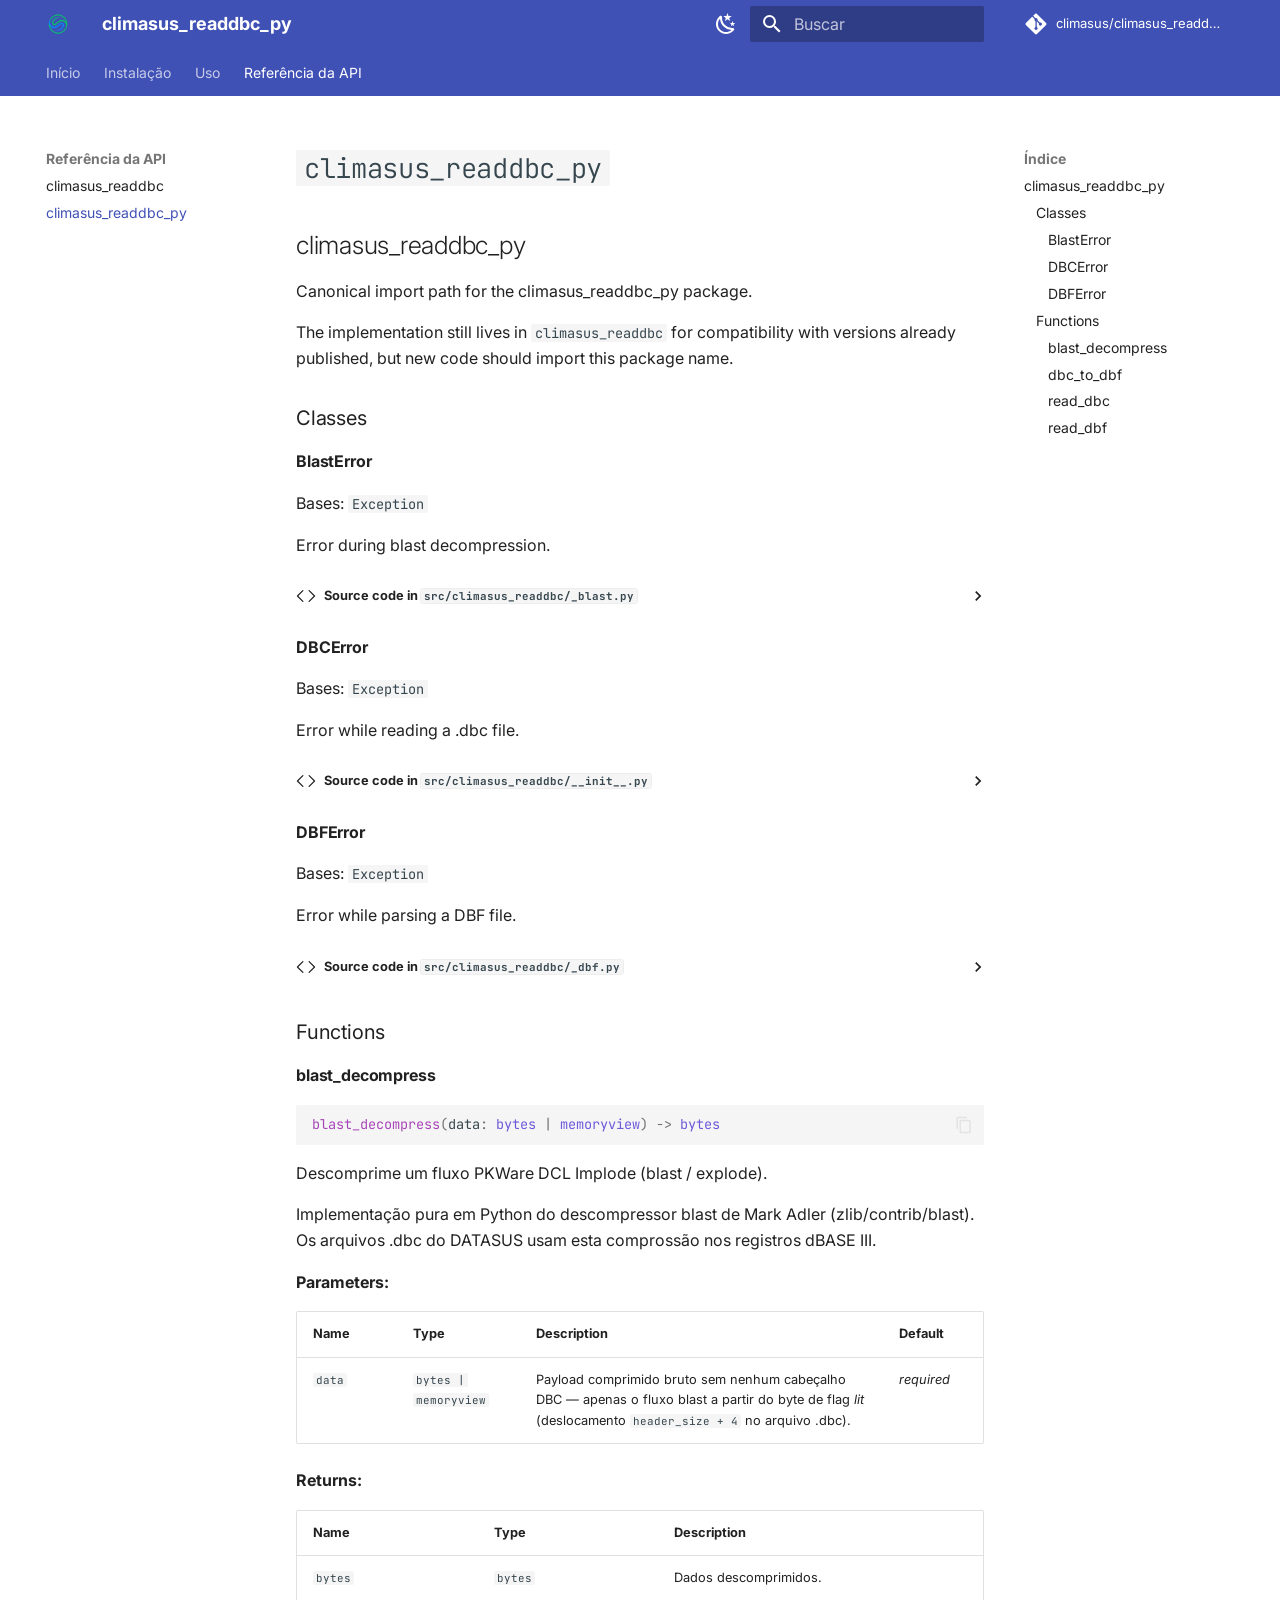
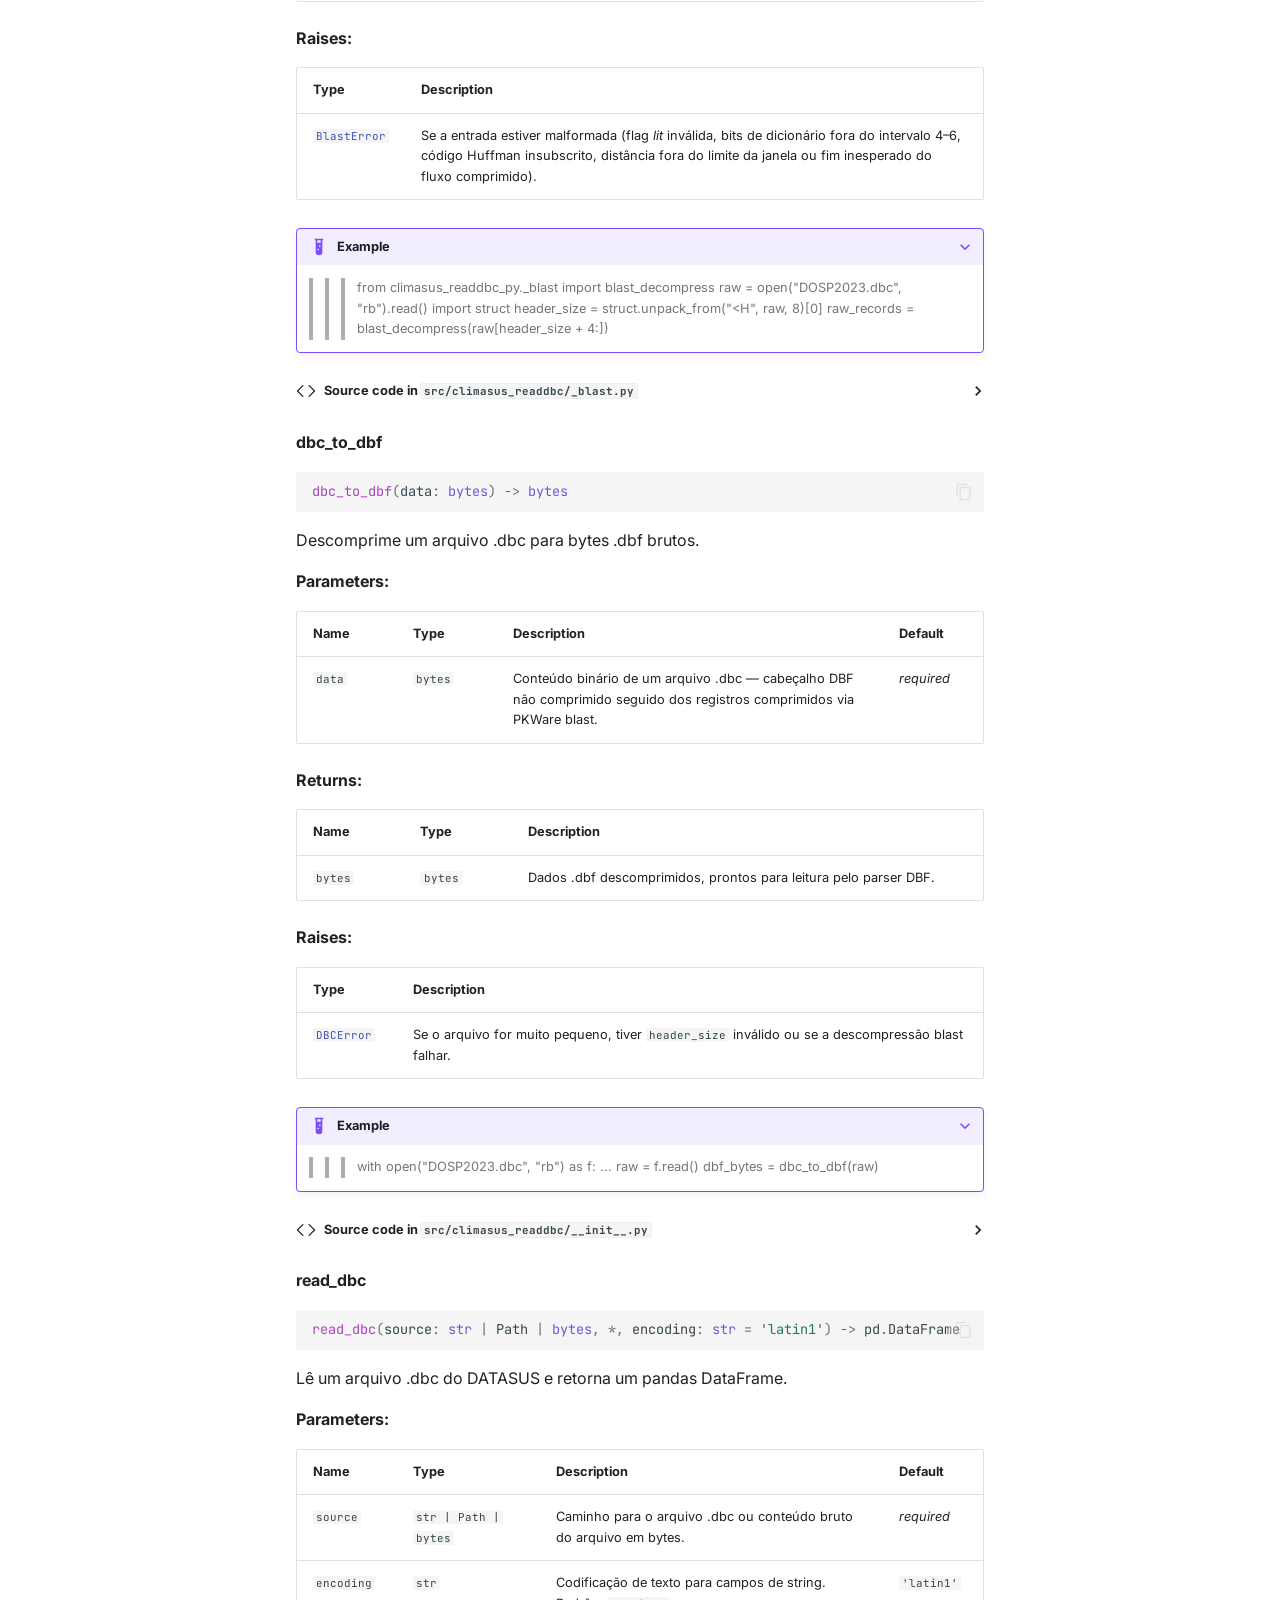
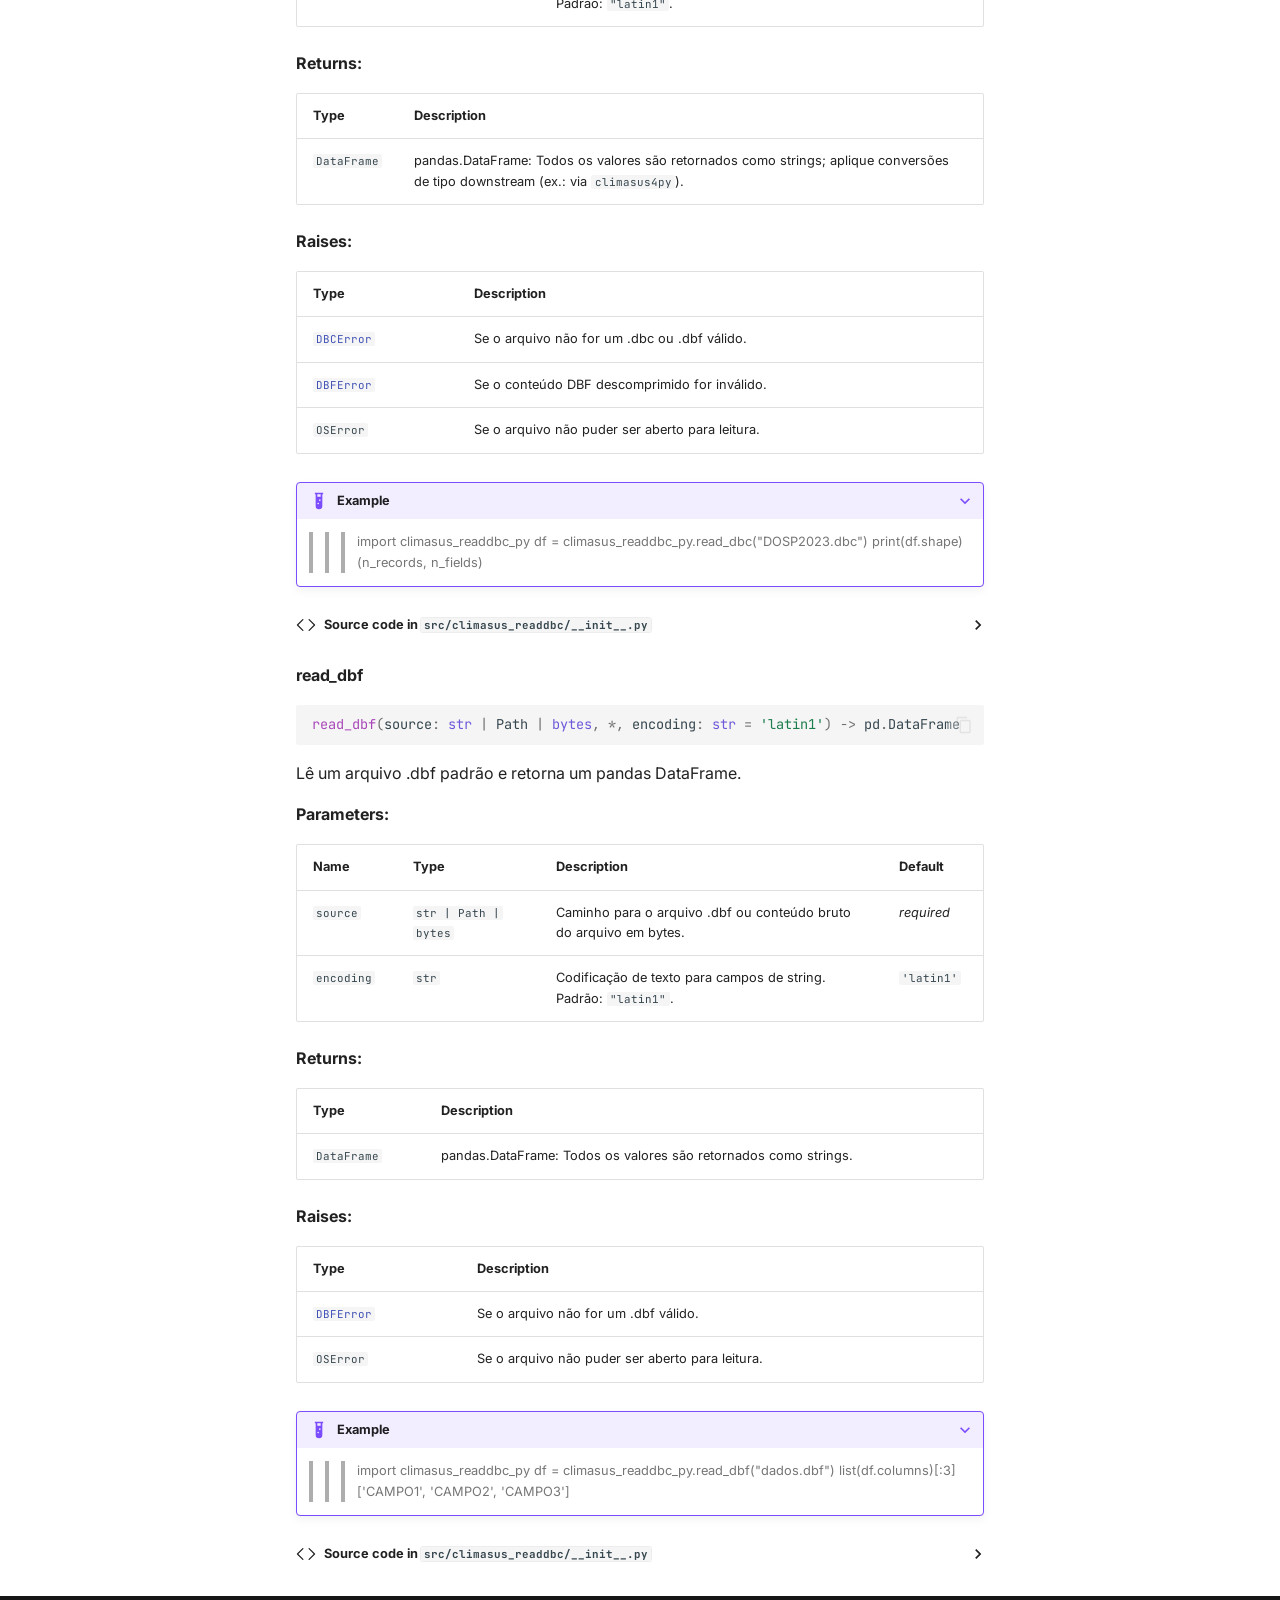
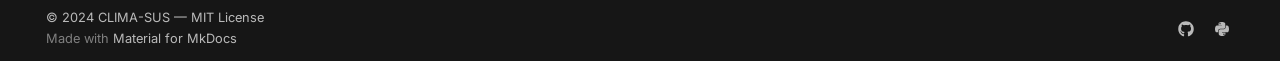
<file: reference/climasus_readdbc_py/index.html>
<!doctype html>
<html lang="pt" class="no-js">
  <head>
    
      <meta charset="utf-8">
      <meta name="viewport" content="width=device-width,initial-scale=1">
      
        <meta name="description" content="Pure-Python DBC/DBF reader for DATASUS files">
      
      
      
        <link rel="canonical" href="https://climasus.github.io/climasus_readdbc_py/reference/climasus_readdbc_py/">
      
      
        <link rel="prev" href="../climasus_readdbc/">
      
      
      
        
      
      
      <link rel="icon" href="../../assets/logo.png">
      <meta name="generator" content="mkdocs-1.6.1, mkdocs-material-9.7.6">
    
    
      
        <title>climasus_readdbc_py - climasus_readdbc_py</title>
      
    
    
      <link rel="stylesheet" href="../../assets/stylesheets/main.484c7ddc.min.css">
      
        
        <link rel="stylesheet" href="../../assets/stylesheets/palette.ab4e12ef.min.css">
      
      


    
    
      
    
    
      
        
        
        <link rel="preconnect" href="https://fonts.gstatic.com" crossorigin>
        <link rel="stylesheet" href="https://fonts.googleapis.com/css?family=Inter:300,300i,400,400i,700,700i%7CJetBrains+Mono:400,400i,700,700i&display=fallback">
        <style>:root{--md-text-font:"Inter";--md-code-font:"JetBrains Mono"}</style>
      
    
    
      <link rel="stylesheet" href="../../assets/_mkdocstrings.css">
    
      <link rel="stylesheet" href="https://climasus.github.io/design-system/assets/css/style.css">
    
    <script>__md_scope=new URL("../..",location),__md_hash=e=>[...e].reduce(((e,_)=>(e<<5)-e+_.charCodeAt(0)),0),__md_get=(e,_=localStorage,t=__md_scope)=>JSON.parse(_.getItem(t.pathname+"."+e)),__md_set=(e,_,t=localStorage,a=__md_scope)=>{try{t.setItem(a.pathname+"."+e,JSON.stringify(_))}catch(e){}}</script>
    
      

    
    
  </head>
  
  
    
    
      
    
    
    
    
    <body dir="ltr" data-md-color-scheme="default" data-md-color-primary="custom" data-md-color-accent="custom">
  
    
    <input class="md-toggle" data-md-toggle="drawer" type="checkbox" id="__drawer" autocomplete="off">
    <input class="md-toggle" data-md-toggle="search" type="checkbox" id="__search" autocomplete="off">
    <label class="md-overlay" for="__drawer"></label>
    <div data-md-component="skip">
      
        
        <a href="#climasus_readdbc_py_1" class="md-skip">
          Ir para o conteúdo
        </a>
      
    </div>
    <div data-md-component="announce">
      
    </div>
    
    
      

<header class="md-header" data-md-component="header">
  <nav class="md-header__inner md-grid" aria-label="Cabeçalho">
    <a href="../.." title="climasus_readdbc_py" class="md-header__button md-logo" aria-label="climasus_readdbc_py" data-md-component="logo">
      
  <img src="../../assets/logo.png" alt="logo">

    </a>
    <label class="md-header__button md-icon" for="__drawer">
      
      <svg xmlns="http://www.w3.org/2000/svg" viewBox="0 0 24 24"><path d="M3 6h18v2H3zm0 5h18v2H3zm0 5h18v2H3z"/></svg>
    </label>
    <div class="md-header__title" data-md-component="header-title">
      <div class="md-header__ellipsis">
        <div class="md-header__topic">
          <span class="md-ellipsis">
            climasus_readdbc_py
          </span>
        </div>
        <div class="md-header__topic" data-md-component="header-topic">
          <span class="md-ellipsis">
            
              climasus_readdbc_py
            
          </span>
        </div>
      </div>
    </div>
    
      
        <form class="md-header__option" data-md-component="palette">
  
    
    
    
    <input class="md-option" data-md-color-media="(prefers-color-scheme: light)" data-md-color-scheme="default" data-md-color-primary="custom" data-md-color-accent="custom"  aria-label="Modo escuro"  type="radio" name="__palette" id="__palette_0">
    
      <label class="md-header__button md-icon" title="Modo escuro" for="__palette_1" hidden>
        <svg xmlns="http://www.w3.org/2000/svg" viewBox="0 0 24 24"><path d="m17.75 4.09-2.53 1.94.91 3.06-2.63-1.81-2.63 1.81.91-3.06-2.53-1.94L12.44 4l1.06-3 1.06 3zm3.5 6.91-1.64 1.25.59 1.98-1.7-1.17-1.7 1.17.59-1.98L15.75 11l2.06-.05L18.5 9l.69 1.95zm-2.28 4.95c.83-.08 1.72 1.1 1.19 1.85-.32.45-.66.87-1.08 1.27C15.17 23 8.84 23 4.94 19.07c-3.91-3.9-3.91-10.24 0-14.14.4-.4.82-.76 1.27-1.08.75-.53 1.93.36 1.85 1.19-.27 2.86.69 5.83 2.89 8.02a9.96 9.96 0 0 0 8.02 2.89m-1.64 2.02a12.08 12.08 0 0 1-7.8-3.47c-2.17-2.19-3.33-5-3.49-7.82-2.81 3.14-2.7 7.96.31 10.98 3.02 3.01 7.84 3.12 10.98.31"/></svg>
      </label>
    
  
    
    
    
    <input class="md-option" data-md-color-media="(prefers-color-scheme: dark)" data-md-color-scheme="slate" data-md-color-primary="custom" data-md-color-accent="custom"  aria-label="Modo claro"  type="radio" name="__palette" id="__palette_1">
    
      <label class="md-header__button md-icon" title="Modo claro" for="__palette_0" hidden>
        <svg xmlns="http://www.w3.org/2000/svg" viewBox="0 0 24 24"><path d="M12 7a5 5 0 0 1 5 5 5 5 0 0 1-5 5 5 5 0 0 1-5-5 5 5 0 0 1 5-5m0 2a3 3 0 0 0-3 3 3 3 0 0 0 3 3 3 3 0 0 0 3-3 3 3 0 0 0-3-3m0-7 2.39 3.42C13.65 5.15 12.84 5 12 5s-1.65.15-2.39.42zM3.34 7l4.16-.35A7.2 7.2 0 0 0 5.94 8.5c-.44.74-.69 1.5-.83 2.29zm.02 10 1.76-3.77a7.131 7.131 0 0 0 2.38 4.14zM20.65 7l-1.77 3.79a7.02 7.02 0 0 0-2.38-4.15zm-.01 10-4.14.36c.59-.51 1.12-1.14 1.54-1.86.42-.73.69-1.5.83-2.29zM12 22l-2.41-3.44c.74.27 1.55.44 2.41.44.82 0 1.63-.17 2.37-.44z"/></svg>
      </label>
    
  
</form>
      
    
    
      <script>var palette=__md_get("__palette");if(palette&&palette.color){if("(prefers-color-scheme)"===palette.color.media){var media=matchMedia("(prefers-color-scheme: light)"),input=document.querySelector(media.matches?"[data-md-color-media='(prefers-color-scheme: light)']":"[data-md-color-media='(prefers-color-scheme: dark)']");palette.color.media=input.getAttribute("data-md-color-media"),palette.color.scheme=input.getAttribute("data-md-color-scheme"),palette.color.primary=input.getAttribute("data-md-color-primary"),palette.color.accent=input.getAttribute("data-md-color-accent")}for(var[key,value]of Object.entries(palette.color))document.body.setAttribute("data-md-color-"+key,value)}</script>
    
    
    
      
      
        <label class="md-header__button md-icon" for="__search">
          
          <svg xmlns="http://www.w3.org/2000/svg" viewBox="0 0 24 24"><path d="M9.5 3A6.5 6.5 0 0 1 16 9.5c0 1.61-.59 3.09-1.56 4.23l.27.27h.79l5 5-1.5 1.5-5-5v-.79l-.27-.27A6.52 6.52 0 0 1 9.5 16 6.5 6.5 0 0 1 3 9.5 6.5 6.5 0 0 1 9.5 3m0 2C7 5 5 7 5 9.5S7 14 9.5 14 14 12 14 9.5 12 5 9.5 5"/></svg>
        </label>
        <div class="md-search" data-md-component="search" role="dialog">
  <label class="md-search__overlay" for="__search"></label>
  <div class="md-search__inner" role="search">
    <form class="md-search__form" name="search">
      <input type="text" class="md-search__input" name="query" aria-label="Buscar" placeholder="Buscar" autocapitalize="off" autocorrect="off" autocomplete="off" spellcheck="false" data-md-component="search-query" required>
      <label class="md-search__icon md-icon" for="__search">
        
        <svg xmlns="http://www.w3.org/2000/svg" viewBox="0 0 24 24"><path d="M9.5 3A6.5 6.5 0 0 1 16 9.5c0 1.61-.59 3.09-1.56 4.23l.27.27h.79l5 5-1.5 1.5-5-5v-.79l-.27-.27A6.52 6.52 0 0 1 9.5 16 6.5 6.5 0 0 1 3 9.5 6.5 6.5 0 0 1 9.5 3m0 2C7 5 5 7 5 9.5S7 14 9.5 14 14 12 14 9.5 12 5 9.5 5"/></svg>
        
        <svg xmlns="http://www.w3.org/2000/svg" viewBox="0 0 24 24"><path d="M20 11v2H8l5.5 5.5-1.42 1.42L4.16 12l7.92-7.92L13.5 5.5 8 11z"/></svg>
      </label>
      <nav class="md-search__options" aria-label="Pesquisar">
        
        <button type="reset" class="md-search__icon md-icon" title="Limpar" aria-label="Limpar" tabindex="-1">
          
          <svg xmlns="http://www.w3.org/2000/svg" viewBox="0 0 24 24"><path d="M19 6.41 17.59 5 12 10.59 6.41 5 5 6.41 10.59 12 5 17.59 6.41 19 12 13.41 17.59 19 19 17.59 13.41 12z"/></svg>
        </button>
      </nav>
      
        <div class="md-search__suggest" data-md-component="search-suggest"></div>
      
    </form>
    <div class="md-search__output">
      <div class="md-search__scrollwrap" tabindex="0" data-md-scrollfix>
        <div class="md-search-result" data-md-component="search-result">
          <div class="md-search-result__meta">
            Inicializando a pesquisa
          </div>
          <ol class="md-search-result__list" role="presentation"></ol>
        </div>
      </div>
    </div>
  </div>
</div>
      
    
    
      <div class="md-header__source">
        <a href="https://github.com/climasus/climasus_readdbc_py" title="Ir ao repositório" class="md-source" data-md-component="source">
  <div class="md-source__icon md-icon">
    
    <svg xmlns="http://www.w3.org/2000/svg" viewBox="0 0 448 512"><!--! Font Awesome Free 7.1.0 by @fontawesome - https://fontawesome.com License - https://fontawesome.com/license/free (Icons: CC BY 4.0, Fonts: SIL OFL 1.1, Code: MIT License) Copyright 2025 Fonticons, Inc.--><path d="M439.6 236.1 244 40.5c-5.4-5.5-12.8-8.5-20.4-8.5s-15 3-20.4 8.4L162.5 81l51.5 51.5c27.1-9.1 52.7 16.8 43.4 43.7l49.7 49.7c34.2-11.8 61.2 31 35.5 56.7-26.5 26.5-70.2-2.9-56-37.3L240.3 199v121.9c25.3 12.5 22.3 41.8 9.1 55-6.4 6.4-15.2 10.1-24.3 10.1s-17.8-3.6-24.3-10.1c-17.6-17.6-11.1-46.9 11.2-56v-123c-20.8-8.5-24.6-30.7-18.6-45L142.6 101 8.5 235.1C3 240.6 0 247.9 0 255.5s3 15 8.5 20.4l195.6 195.7c5.4 5.4 12.7 8.4 20.4 8.4s15-3 20.4-8.4l194.7-194.7c5.4-5.4 8.4-12.8 8.4-20.4s-3-15-8.4-20.4"/></svg>
  </div>
  <div class="md-source__repository">
    climasus/climasus_readdbc_py
  </div>
</a>
      </div>
    
  </nav>
  
</header>
    
    <div class="md-container" data-md-component="container">
      
      
        
          
            
<nav class="md-tabs" aria-label="Abas" data-md-component="tabs">
  <div class="md-grid">
    <ul class="md-tabs__list">
      
        
  
  
  
  
    <li class="md-tabs__item">
      <a href="../.." class="md-tabs__link">
        
  
  
    
  
  Início

      </a>
    </li>
  

      
        
  
  
  
  
    <li class="md-tabs__item">
      <a href="../../installation/" class="md-tabs__link">
        
  
  
    
  
  Instalação

      </a>
    </li>
  

      
        
  
  
  
  
    <li class="md-tabs__item">
      <a href="../../usage/" class="md-tabs__link">
        
  
  
    
  
  Uso

      </a>
    </li>
  

      
        
  
  
  
    
  
  
    
    
      <li class="md-tabs__item md-tabs__item--active">
        <a href="../climasus_readdbc/" class="md-tabs__link">
          
  
  
  Referência da API

        </a>
      </li>
    
  

      
    </ul>
  </div>
</nav>
          
        
      
      <main class="md-main" data-md-component="main">
        <div class="md-main__inner md-grid">
          
            
              
              <div class="md-sidebar md-sidebar--primary" data-md-component="sidebar" data-md-type="navigation" >
                <div class="md-sidebar__scrollwrap">
                  <div class="md-sidebar__inner">
                    


  


<nav class="md-nav md-nav--primary md-nav--lifted" aria-label="Navegação" data-md-level="0">
  <label class="md-nav__title" for="__drawer">
    <a href="../.." title="climasus_readdbc_py" class="md-nav__button md-logo" aria-label="climasus_readdbc_py" data-md-component="logo">
      
  <img src="../../assets/logo.png" alt="logo">

    </a>
    climasus_readdbc_py
  </label>
  
    <div class="md-nav__source">
      <a href="https://github.com/climasus/climasus_readdbc_py" title="Ir ao repositório" class="md-source" data-md-component="source">
  <div class="md-source__icon md-icon">
    
    <svg xmlns="http://www.w3.org/2000/svg" viewBox="0 0 448 512"><!--! Font Awesome Free 7.1.0 by @fontawesome - https://fontawesome.com License - https://fontawesome.com/license/free (Icons: CC BY 4.0, Fonts: SIL OFL 1.1, Code: MIT License) Copyright 2025 Fonticons, Inc.--><path d="M439.6 236.1 244 40.5c-5.4-5.5-12.8-8.5-20.4-8.5s-15 3-20.4 8.4L162.5 81l51.5 51.5c27.1-9.1 52.7 16.8 43.4 43.7l49.7 49.7c34.2-11.8 61.2 31 35.5 56.7-26.5 26.5-70.2-2.9-56-37.3L240.3 199v121.9c25.3 12.5 22.3 41.8 9.1 55-6.4 6.4-15.2 10.1-24.3 10.1s-17.8-3.6-24.3-10.1c-17.6-17.6-11.1-46.9 11.2-56v-123c-20.8-8.5-24.6-30.7-18.6-45L142.6 101 8.5 235.1C3 240.6 0 247.9 0 255.5s3 15 8.5 20.4l195.6 195.7c5.4 5.4 12.7 8.4 20.4 8.4s15-3 20.4-8.4l194.7-194.7c5.4-5.4 8.4-12.8 8.4-20.4s-3-15-8.4-20.4"/></svg>
  </div>
  <div class="md-source__repository">
    climasus/climasus_readdbc_py
  </div>
</a>
    </div>
  
  <ul class="md-nav__list" data-md-scrollfix>
    
      
      
  
  
  
  
    <li class="md-nav__item">
      <a href="../.." class="md-nav__link">
        
  
  
  <span class="md-ellipsis">
    
  
    Início
  

    
  </span>
  
  

      </a>
    </li>
  

    
      
      
  
  
  
  
    <li class="md-nav__item">
      <a href="../../installation/" class="md-nav__link">
        
  
  
  <span class="md-ellipsis">
    
  
    Instalação
  

    
  </span>
  
  

      </a>
    </li>
  

    
      
      
  
  
  
  
    <li class="md-nav__item">
      <a href="../../usage/" class="md-nav__link">
        
  
  
  <span class="md-ellipsis">
    
  
    Uso
  

    
  </span>
  
  

      </a>
    </li>
  

    
      
      
  
  
    
  
  
  
    
    
    
    
      
        
        
      
      
    
    
    <li class="md-nav__item md-nav__item--active md-nav__item--section md-nav__item--nested">
      
        
        
        <input class="md-nav__toggle md-toggle " type="checkbox" id="__nav_4" checked>
        
          
          <label class="md-nav__link" for="__nav_4" id="__nav_4_label" tabindex="">
            
  
  
  <span class="md-ellipsis">
    
  
    Referência da API
  

    
  </span>
  
  

            <span class="md-nav__icon md-icon"></span>
          </label>
        
        <nav class="md-nav" data-md-level="1" aria-labelledby="__nav_4_label" aria-expanded="true">
          <label class="md-nav__title" for="__nav_4">
            <span class="md-nav__icon md-icon"></span>
            
  
    Referência da API
  

          </label>
          <ul class="md-nav__list" data-md-scrollfix>
            
              
                
  
  
  
  
    <li class="md-nav__item">
      <a href="../climasus_readdbc/" class="md-nav__link">
        
  
  
  <span class="md-ellipsis">
    
  
    climasus_readdbc
  

    
  </span>
  
  

      </a>
    </li>
  

              
            
              
                
  
  
    
  
  
  
    <li class="md-nav__item md-nav__item--active">
      
      <input class="md-nav__toggle md-toggle" type="checkbox" id="__toc">
      
      
        
      
      
        <label class="md-nav__link md-nav__link--active" for="__toc">
          
  
  
  <span class="md-ellipsis">
    
  
    climasus_readdbc_py
  

    
  </span>
  
  

          <span class="md-nav__icon md-icon"></span>
        </label>
      
      <a href="./" class="md-nav__link md-nav__link--active">
        
  
  
  <span class="md-ellipsis">
    
  
    climasus_readdbc_py
  

    
  </span>
  
  

      </a>
      
        

<nav class="md-nav md-nav--secondary" aria-label="Índice">
  
  
  
    
  
  
    <label class="md-nav__title" for="__toc">
      <span class="md-nav__icon md-icon"></span>
      Índice
    </label>
    <ul class="md-nav__list" data-md-component="toc" data-md-scrollfix>
      
        <li class="md-nav__item">
  <a href="#climasus_readdbc_py" class="md-nav__link">
    <span class="md-ellipsis">
      
        climasus_readdbc_py
      
    </span>
  </a>
  
    <nav class="md-nav" aria-label="climasus_readdbc_py">
      <ul class="md-nav__list">
        
          <li class="md-nav__item">
  <a href="#climasus_readdbc_py-classes" class="md-nav__link">
    <span class="md-ellipsis">
      
        Classes
      
    </span>
  </a>
  
    <nav class="md-nav" aria-label="Classes">
      <ul class="md-nav__list">
        
          <li class="md-nav__item">
  <a href="#climasus_readdbc_py.BlastError" class="md-nav__link">
    <span class="md-ellipsis">
      
        BlastError
      
    </span>
  </a>
  
</li>
        
          <li class="md-nav__item">
  <a href="#climasus_readdbc_py.DBCError" class="md-nav__link">
    <span class="md-ellipsis">
      
        DBCError
      
    </span>
  </a>
  
</li>
        
          <li class="md-nav__item">
  <a href="#climasus_readdbc_py.DBFError" class="md-nav__link">
    <span class="md-ellipsis">
      
        DBFError
      
    </span>
  </a>
  
</li>
        
      </ul>
    </nav>
  
</li>
        
          <li class="md-nav__item">
  <a href="#climasus_readdbc_py-functions" class="md-nav__link">
    <span class="md-ellipsis">
      
        Functions
      
    </span>
  </a>
  
    <nav class="md-nav" aria-label="Functions">
      <ul class="md-nav__list">
        
          <li class="md-nav__item">
  <a href="#climasus_readdbc_py.blast_decompress" class="md-nav__link">
    <span class="md-ellipsis">
      
        blast_decompress
      
    </span>
  </a>
  
</li>
        
          <li class="md-nav__item">
  <a href="#climasus_readdbc_py.dbc_to_dbf" class="md-nav__link">
    <span class="md-ellipsis">
      
        dbc_to_dbf
      
    </span>
  </a>
  
</li>
        
          <li class="md-nav__item">
  <a href="#climasus_readdbc_py.read_dbc" class="md-nav__link">
    <span class="md-ellipsis">
      
        read_dbc
      
    </span>
  </a>
  
</li>
        
          <li class="md-nav__item">
  <a href="#climasus_readdbc_py.read_dbf" class="md-nav__link">
    <span class="md-ellipsis">
      
        read_dbf
      
    </span>
  </a>
  
</li>
        
      </ul>
    </nav>
  
</li>
        
      </ul>
    </nav>
  
</li>
      
    </ul>
  
</nav>
      
    </li>
  

              
            
          </ul>
        </nav>
      
    </li>
  

    
  </ul>
</nav>
                  </div>
                </div>
              </div>
            
            
              
              <div class="md-sidebar md-sidebar--secondary" data-md-component="sidebar" data-md-type="toc" >
                <div class="md-sidebar__scrollwrap">
                  <div class="md-sidebar__inner">
                    

<nav class="md-nav md-nav--secondary" aria-label="Índice">
  
  
  
    
  
  
    <label class="md-nav__title" for="__toc">
      <span class="md-nav__icon md-icon"></span>
      Índice
    </label>
    <ul class="md-nav__list" data-md-component="toc" data-md-scrollfix>
      
        <li class="md-nav__item">
  <a href="#climasus_readdbc_py" class="md-nav__link">
    <span class="md-ellipsis">
      
        climasus_readdbc_py
      
    </span>
  </a>
  
    <nav class="md-nav" aria-label="climasus_readdbc_py">
      <ul class="md-nav__list">
        
          <li class="md-nav__item">
  <a href="#climasus_readdbc_py-classes" class="md-nav__link">
    <span class="md-ellipsis">
      
        Classes
      
    </span>
  </a>
  
    <nav class="md-nav" aria-label="Classes">
      <ul class="md-nav__list">
        
          <li class="md-nav__item">
  <a href="#climasus_readdbc_py.BlastError" class="md-nav__link">
    <span class="md-ellipsis">
      
        BlastError
      
    </span>
  </a>
  
</li>
        
          <li class="md-nav__item">
  <a href="#climasus_readdbc_py.DBCError" class="md-nav__link">
    <span class="md-ellipsis">
      
        DBCError
      
    </span>
  </a>
  
</li>
        
          <li class="md-nav__item">
  <a href="#climasus_readdbc_py.DBFError" class="md-nav__link">
    <span class="md-ellipsis">
      
        DBFError
      
    </span>
  </a>
  
</li>
        
      </ul>
    </nav>
  
</li>
        
          <li class="md-nav__item">
  <a href="#climasus_readdbc_py-functions" class="md-nav__link">
    <span class="md-ellipsis">
      
        Functions
      
    </span>
  </a>
  
    <nav class="md-nav" aria-label="Functions">
      <ul class="md-nav__list">
        
          <li class="md-nav__item">
  <a href="#climasus_readdbc_py.blast_decompress" class="md-nav__link">
    <span class="md-ellipsis">
      
        blast_decompress
      
    </span>
  </a>
  
</li>
        
          <li class="md-nav__item">
  <a href="#climasus_readdbc_py.dbc_to_dbf" class="md-nav__link">
    <span class="md-ellipsis">
      
        dbc_to_dbf
      
    </span>
  </a>
  
</li>
        
          <li class="md-nav__item">
  <a href="#climasus_readdbc_py.read_dbc" class="md-nav__link">
    <span class="md-ellipsis">
      
        read_dbc
      
    </span>
  </a>
  
</li>
        
          <li class="md-nav__item">
  <a href="#climasus_readdbc_py.read_dbf" class="md-nav__link">
    <span class="md-ellipsis">
      
        read_dbf
      
    </span>
  </a>
  
</li>
        
      </ul>
    </nav>
  
</li>
        
      </ul>
    </nav>
  
</li>
      
    </ul>
  
</nav>
                  </div>
                </div>
              </div>
            
          
          
            <div class="md-content" data-md-component="content">
              
              <article class="md-content__inner md-typeset">
                
                  


  
  


<h1 id="climasus_readdbc_py_1"><code>climasus_readdbc_py</code><a class="headerlink" href="#climasus_readdbc_py_1" title="Permanent link">&para;</a></h1>


<div class="doc doc-object doc-module">



<h2 id="climasus_readdbc_py" class="doc doc-heading">
            <span class="doc doc-object-name doc-module-name">climasus_readdbc_py</span>


<a href="#climasus_readdbc_py" class="headerlink" title="Permanent link">&para;</a></h2>

    <div class="doc doc-contents first">

        <p>Canonical import path for the climasus_readdbc_py package.</p>
<p>The implementation still lives in <code>climasus_readdbc</code> for compatibility with
versions already published, but new code should import this package name.</p>










<div class="doc doc-children">







<h3 id="climasus_readdbc_py-classes">Classes<a href="#climasus_readdbc_py-classes" class="headerlink" title="Permanent link">&para;</a></h3>

<div class="doc doc-object doc-class">



<h4 id="climasus_readdbc_py.BlastError" class="doc doc-heading">
            <span class="doc doc-object-name doc-class-name">BlastError</span>


<a href="#climasus_readdbc_py.BlastError" class="headerlink" title="Permanent link">&para;</a></h4>


    <div class="doc doc-contents ">
            <p class="doc doc-class-bases">
              Bases: <code><span title="Exception">Exception</span></code></p>



        <p>Error during blast decompression.</p>








              <details class="mkdocstrings-source">
                <summary>Source code in <code>src/climasus_readdbc/_blast.py</code></summary>
                <div class="language-python highlight"><table class="highlighttable"><tr><td class="linenos"><div class="linenodiv"><pre><span></span><span class="normal"><a href="#__codelineno-0-47">47</a></span>
<span class="normal"><a href="#__codelineno-0-48">48</a></span></pre></div></td><td class="code"><div><pre><span></span><code><a id="__codelineno-0-47" name="__codelineno-0-47"></a><span class="k">class</span><span class="w"> </span><span class="nc">BlastError</span><span class="p">(</span><span class="ne">Exception</span><span class="p">):</span>
<a id="__codelineno-0-48" name="__codelineno-0-48"></a><span class="w">    </span><span class="sd">&quot;&quot;&quot;Error during blast decompression.&quot;&quot;&quot;</span>
</code></pre></div></td></tr></table></div>
              </details>

    </div>

</div>

<div class="doc doc-object doc-class">



<h4 id="climasus_readdbc_py.DBCError" class="doc doc-heading">
            <span class="doc doc-object-name doc-class-name">DBCError</span>


<a href="#climasus_readdbc_py.DBCError" class="headerlink" title="Permanent link">&para;</a></h4>


    <div class="doc doc-contents ">
            <p class="doc doc-class-bases">
              Bases: <code><span title="Exception">Exception</span></code></p>



        <p>Error while reading a .dbc file.</p>








              <details class="mkdocstrings-source">
                <summary>Source code in <code>src/climasus_readdbc/__init__.py</code></summary>
                <div class="language-python highlight"><table class="highlighttable"><tr><td class="linenos"><div class="linenodiv"><pre><span></span><span class="normal"><a href="#__codelineno-0-38">38</a></span>
<span class="normal"><a href="#__codelineno-0-39">39</a></span></pre></div></td><td class="code"><div><pre><span></span><code><a id="__codelineno-0-38" name="__codelineno-0-38"></a><span class="k">class</span><span class="w"> </span><span class="nc">DBCError</span><span class="p">(</span><span class="ne">Exception</span><span class="p">):</span>
<a id="__codelineno-0-39" name="__codelineno-0-39"></a><span class="w">    </span><span class="sd">&quot;&quot;&quot;Error while reading a .dbc file.&quot;&quot;&quot;</span>
</code></pre></div></td></tr></table></div>
              </details>

    </div>

</div>

<div class="doc doc-object doc-class">



<h4 id="climasus_readdbc_py.DBFError" class="doc doc-heading">
            <span class="doc doc-object-name doc-class-name">DBFError</span>


<a href="#climasus_readdbc_py.DBFError" class="headerlink" title="Permanent link">&para;</a></h4>


    <div class="doc doc-contents ">
            <p class="doc doc-class-bases">
              Bases: <code><span title="Exception">Exception</span></code></p>



        <p>Error while parsing a DBF file.</p>








              <details class="mkdocstrings-source">
                <summary>Source code in <code>src/climasus_readdbc/_dbf.py</code></summary>
                <div class="language-python highlight"><table class="highlighttable"><tr><td class="linenos"><div class="linenodiv"><pre><span></span><span class="normal"><a href="#__codelineno-0-19">19</a></span>
<span class="normal"><a href="#__codelineno-0-20">20</a></span></pre></div></td><td class="code"><div><pre><span></span><code><a id="__codelineno-0-19" name="__codelineno-0-19"></a><span class="k">class</span><span class="w"> </span><span class="nc">DBFError</span><span class="p">(</span><span class="ne">Exception</span><span class="p">):</span>
<a id="__codelineno-0-20" name="__codelineno-0-20"></a><span class="w">    </span><span class="sd">&quot;&quot;&quot;Error while parsing a DBF file.&quot;&quot;&quot;</span>
</code></pre></div></td></tr></table></div>
              </details>

    </div>

</div>
<h3 id="climasus_readdbc_py-functions">Functions<a href="#climasus_readdbc_py-functions" class="headerlink" title="Permanent link">&para;</a></h3>

<div class="doc doc-object doc-function">


<h4 id="climasus_readdbc_py.blast_decompress" class="doc doc-heading">
            <span class="doc doc-object-name doc-function-name">blast_decompress</span>


<a href="#climasus_readdbc_py.blast_decompress" class="headerlink" title="Permanent link">&para;</a></h4>
<div class="language-python doc-signature highlight"><pre><span></span><code><a id="__codelineno-0-1" name="__codelineno-0-1" href="#__codelineno-0-1"></a><span class="nf">blast_decompress</span><span class="p">(</span><span class="n">data</span><span class="p">:</span> <span class="nb">bytes</span> <span class="o">|</span> <span class="nb">memoryview</span><span class="p">)</span> <span class="o">-&gt;</span> <span class="nb">bytes</span>
</code></pre></div>

    <div class="doc doc-contents ">

        <p>Descomprime um fluxo PKWare DCL Implode (blast / explode).</p>
<p>Implementação pura em Python do descompressor blast de Mark Adler
(zlib/contrib/blast).  Os arquivos .dbc do DATASUS usam esta comprossão
nos registros dBASE III.</p>


<p><span class="doc-section-title">Parameters:</span></p>
    <table>
      <thead>
        <tr>
          <th>Name</th>
          <th>Type</th>
          <th>Description</th>
          <th>Default</th>
        </tr>
      </thead>
      <tbody>
          <tr class="doc-section-item">
            <td>
                <code>data</code>
            </td>
            <td>
                  <code><span title="bytes">bytes</span> | <span title="memoryview">memoryview</span></code>
            </td>
            <td>
              <div class="doc-md-description">
                <p>Payload comprimido bruto sem nenhum
cabeçalho DBC — apenas o fluxo blast a partir do byte de flag
<em>lit</em> (deslocamento <code>header_size + 4</code> no arquivo .dbc).</p>
              </div>
            </td>
            <td>
                <em>required</em>
            </td>
          </tr>
      </tbody>
    </table>


    <p><span class="doc-section-title">Returns:</span></p>
    <table>
      <thead>
        <tr>
<th>Name</th>          <th>Type</th>
          <th>Description</th>
        </tr>
      </thead>
      <tbody>
          <tr class="doc-section-item">
<td><code>bytes</code></td>            <td>
                  <code><span title="bytes">bytes</span></code>
            </td>
            <td>
              <div class="doc-md-description">
                <p>Dados descomprimidos.</p>
              </div>
            </td>
          </tr>
      </tbody>
    </table>


<p><span class="doc-section-title">Raises:</span></p>
    <table>
      <thead>
        <tr>
          <th>Type</th>
          <th>Description</th>
        </tr>
      </thead>
      <tbody>
          <tr class="doc-section-item">
            <td>
                  <code><a class="autorefs autorefs-internal" title="BlastError (climasus_readdbc._blast.BlastError)" href="#climasus_readdbc_py.BlastError">BlastError</a></code>
            </td>
            <td>
              <div class="doc-md-description">
                <p>Se a entrada estiver malformada (flag <em>lit</em> inválida,
bits de dicionário fora do intervalo 4–6, código Huffman
insubscrito, distância fora do limite da janela ou fim inesperado
do fluxo comprimido).</p>
              </div>
            </td>
          </tr>
      </tbody>
    </table>


<details class="example" open>
  <summary>Example</summary>
  <blockquote>
<blockquote>
<blockquote>
<p>from climasus_readdbc_py._blast import blast_decompress
raw = open("DOSP2023.dbc", "rb").read()
import struct
header_size = struct.unpack_from("&lt;H", raw, 8)[0]
raw_records = blast_decompress(raw[header_size + 4:])</p>
</blockquote>
</blockquote>
</blockquote>
</details>

            <details class="mkdocstrings-source">
              <summary>Source code in <code>src/climasus_readdbc/_blast.py</code></summary>
              <div class="language-python highlight"><table class="highlighttable"><tr><td class="linenos"><div class="linenodiv"><pre><span></span><span class="normal"><a href="#__codelineno-0-188">188</a></span>
<span class="normal"><a href="#__codelineno-0-189">189</a></span>
<span class="normal"><a href="#__codelineno-0-190">190</a></span>
<span class="normal"><a href="#__codelineno-0-191">191</a></span>
<span class="normal"><a href="#__codelineno-0-192">192</a></span>
<span class="normal"><a href="#__codelineno-0-193">193</a></span>
<span class="normal"><a href="#__codelineno-0-194">194</a></span>
<span class="normal"><a href="#__codelineno-0-195">195</a></span>
<span class="normal"><a href="#__codelineno-0-196">196</a></span>
<span class="normal"><a href="#__codelineno-0-197">197</a></span>
<span class="normal"><a href="#__codelineno-0-198">198</a></span>
<span class="normal"><a href="#__codelineno-0-199">199</a></span>
<span class="normal"><a href="#__codelineno-0-200">200</a></span>
<span class="normal"><a href="#__codelineno-0-201">201</a></span>
<span class="normal"><a href="#__codelineno-0-202">202</a></span>
<span class="normal"><a href="#__codelineno-0-203">203</a></span>
<span class="normal"><a href="#__codelineno-0-204">204</a></span>
<span class="normal"><a href="#__codelineno-0-205">205</a></span>
<span class="normal"><a href="#__codelineno-0-206">206</a></span>
<span class="normal"><a href="#__codelineno-0-207">207</a></span>
<span class="normal"><a href="#__codelineno-0-208">208</a></span>
<span class="normal"><a href="#__codelineno-0-209">209</a></span>
<span class="normal"><a href="#__codelineno-0-210">210</a></span>
<span class="normal"><a href="#__codelineno-0-211">211</a></span>
<span class="normal"><a href="#__codelineno-0-212">212</a></span>
<span class="normal"><a href="#__codelineno-0-213">213</a></span>
<span class="normal"><a href="#__codelineno-0-214">214</a></span>
<span class="normal"><a href="#__codelineno-0-215">215</a></span>
<span class="normal"><a href="#__codelineno-0-216">216</a></span>
<span class="normal"><a href="#__codelineno-0-217">217</a></span>
<span class="normal"><a href="#__codelineno-0-218">218</a></span>
<span class="normal"><a href="#__codelineno-0-219">219</a></span>
<span class="normal"><a href="#__codelineno-0-220">220</a></span>
<span class="normal"><a href="#__codelineno-0-221">221</a></span>
<span class="normal"><a href="#__codelineno-0-222">222</a></span>
<span class="normal"><a href="#__codelineno-0-223">223</a></span>
<span class="normal"><a href="#__codelineno-0-224">224</a></span>
<span class="normal"><a href="#__codelineno-0-225">225</a></span>
<span class="normal"><a href="#__codelineno-0-226">226</a></span>
<span class="normal"><a href="#__codelineno-0-227">227</a></span>
<span class="normal"><a href="#__codelineno-0-228">228</a></span>
<span class="normal"><a href="#__codelineno-0-229">229</a></span>
<span class="normal"><a href="#__codelineno-0-230">230</a></span>
<span class="normal"><a href="#__codelineno-0-231">231</a></span>
<span class="normal"><a href="#__codelineno-0-232">232</a></span>
<span class="normal"><a href="#__codelineno-0-233">233</a></span>
<span class="normal"><a href="#__codelineno-0-234">234</a></span>
<span class="normal"><a href="#__codelineno-0-235">235</a></span>
<span class="normal"><a href="#__codelineno-0-236">236</a></span>
<span class="normal"><a href="#__codelineno-0-237">237</a></span>
<span class="normal"><a href="#__codelineno-0-238">238</a></span>
<span class="normal"><a href="#__codelineno-0-239">239</a></span>
<span class="normal"><a href="#__codelineno-0-240">240</a></span>
<span class="normal"><a href="#__codelineno-0-241">241</a></span>
<span class="normal"><a href="#__codelineno-0-242">242</a></span>
<span class="normal"><a href="#__codelineno-0-243">243</a></span>
<span class="normal"><a href="#__codelineno-0-244">244</a></span>
<span class="normal"><a href="#__codelineno-0-245">245</a></span>
<span class="normal"><a href="#__codelineno-0-246">246</a></span>
<span class="normal"><a href="#__codelineno-0-247">247</a></span>
<span class="normal"><a href="#__codelineno-0-248">248</a></span>
<span class="normal"><a href="#__codelineno-0-249">249</a></span>
<span class="normal"><a href="#__codelineno-0-250">250</a></span>
<span class="normal"><a href="#__codelineno-0-251">251</a></span>
<span class="normal"><a href="#__codelineno-0-252">252</a></span>
<span class="normal"><a href="#__codelineno-0-253">253</a></span>
<span class="normal"><a href="#__codelineno-0-254">254</a></span>
<span class="normal"><a href="#__codelineno-0-255">255</a></span>
<span class="normal"><a href="#__codelineno-0-256">256</a></span>
<span class="normal"><a href="#__codelineno-0-257">257</a></span>
<span class="normal"><a href="#__codelineno-0-258">258</a></span>
<span class="normal"><a href="#__codelineno-0-259">259</a></span>
<span class="normal"><a href="#__codelineno-0-260">260</a></span>
<span class="normal"><a href="#__codelineno-0-261">261</a></span>
<span class="normal"><a href="#__codelineno-0-262">262</a></span>
<span class="normal"><a href="#__codelineno-0-263">263</a></span>
<span class="normal"><a href="#__codelineno-0-264">264</a></span>
<span class="normal"><a href="#__codelineno-0-265">265</a></span>
<span class="normal"><a href="#__codelineno-0-266">266</a></span>
<span class="normal"><a href="#__codelineno-0-267">267</a></span>
<span class="normal"><a href="#__codelineno-0-268">268</a></span></pre></div></td><td class="code"><div><pre><span></span><code><a id="__codelineno-0-188" name="__codelineno-0-188"></a><span class="k">def</span><span class="w"> </span><span class="nf">blast_decompress</span><span class="p">(</span><span class="n">data</span><span class="p">:</span> <span class="nb">bytes</span> <span class="o">|</span> <span class="nb">memoryview</span><span class="p">)</span> <span class="o">-&gt;</span> <span class="nb">bytes</span><span class="p">:</span>
<a id="__codelineno-0-189" name="__codelineno-0-189"></a><span class="w">    </span><span class="sd">&quot;&quot;&quot;Descomprime um fluxo PKWare DCL Implode (blast / explode).</span>
<a id="__codelineno-0-190" name="__codelineno-0-190"></a>
<a id="__codelineno-0-191" name="__codelineno-0-191"></a><span class="sd">    Implementação pura em Python do descompressor blast de Mark Adler</span>
<a id="__codelineno-0-192" name="__codelineno-0-192"></a><span class="sd">    (zlib/contrib/blast).  Os arquivos .dbc do DATASUS usam esta comprossão</span>
<a id="__codelineno-0-193" name="__codelineno-0-193"></a><span class="sd">    nos registros dBASE III.</span>
<a id="__codelineno-0-194" name="__codelineno-0-194"></a>
<a id="__codelineno-0-195" name="__codelineno-0-195"></a><span class="sd">    Args:</span>
<a id="__codelineno-0-196" name="__codelineno-0-196"></a><span class="sd">        data (bytes | memoryview): Payload comprimido bruto sem nenhum</span>
<a id="__codelineno-0-197" name="__codelineno-0-197"></a><span class="sd">            cabeçalho DBC — apenas o fluxo blast a partir do byte de flag</span>
<a id="__codelineno-0-198" name="__codelineno-0-198"></a><span class="sd">            *lit* (deslocamento ``header_size + 4`` no arquivo .dbc).</span>
<a id="__codelineno-0-199" name="__codelineno-0-199"></a>
<a id="__codelineno-0-200" name="__codelineno-0-200"></a><span class="sd">    Returns:</span>
<a id="__codelineno-0-201" name="__codelineno-0-201"></a><span class="sd">        bytes: Dados descomprimidos.</span>
<a id="__codelineno-0-202" name="__codelineno-0-202"></a>
<a id="__codelineno-0-203" name="__codelineno-0-203"></a><span class="sd">    Raises:</span>
<a id="__codelineno-0-204" name="__codelineno-0-204"></a><span class="sd">        BlastError: Se a entrada estiver malformada (flag *lit* inválida,</span>
<a id="__codelineno-0-205" name="__codelineno-0-205"></a><span class="sd">            bits de dicionário fora do intervalo 4–6, código Huffman</span>
<a id="__codelineno-0-206" name="__codelineno-0-206"></a><span class="sd">            insubscrito, distância fora do limite da janela ou fim inesperado</span>
<a id="__codelineno-0-207" name="__codelineno-0-207"></a><span class="sd">            do fluxo comprimido).</span>
<a id="__codelineno-0-208" name="__codelineno-0-208"></a>
<a id="__codelineno-0-209" name="__codelineno-0-209"></a><span class="sd">    Example:</span>
<a id="__codelineno-0-210" name="__codelineno-0-210"></a><span class="sd">        &gt;&gt;&gt; from climasus_readdbc_py._blast import blast_decompress</span>
<a id="__codelineno-0-211" name="__codelineno-0-211"></a><span class="sd">        &gt;&gt;&gt; raw = open(&quot;DOSP2023.dbc&quot;, &quot;rb&quot;).read()</span>
<a id="__codelineno-0-212" name="__codelineno-0-212"></a><span class="sd">        &gt;&gt;&gt; import struct</span>
<a id="__codelineno-0-213" name="__codelineno-0-213"></a><span class="sd">        &gt;&gt;&gt; header_size = struct.unpack_from(&quot;&lt;H&quot;, raw, 8)[0]</span>
<a id="__codelineno-0-214" name="__codelineno-0-214"></a><span class="sd">        &gt;&gt;&gt; raw_records = blast_decompress(raw[header_size + 4:])</span>
<a id="__codelineno-0-215" name="__codelineno-0-215"></a><span class="sd">    &quot;&quot;&quot;</span>
<a id="__codelineno-0-216" name="__codelineno-0-216"></a>    <span class="n">reader</span> <span class="o">=</span> <span class="n">_BitReader</span><span class="p">(</span><span class="n">data</span><span class="p">)</span>
<a id="__codelineno-0-217" name="__codelineno-0-217"></a>    <span class="n">output</span> <span class="o">=</span> <span class="nb">bytearray</span><span class="p">()</span>
<a id="__codelineno-0-218" name="__codelineno-0-218"></a>    <span class="n">window</span> <span class="o">=</span> <span class="nb">bytearray</span><span class="p">(</span><span class="n">_MAXWIN</span><span class="p">)</span>
<a id="__codelineno-0-219" name="__codelineno-0-219"></a>    <span class="n">wnext</span> <span class="o">=</span> <span class="mi">0</span>
<a id="__codelineno-0-220" name="__codelineno-0-220"></a>    <span class="n">first</span> <span class="o">=</span> <span class="kc">True</span>  <span class="c1"># True until the window has been filled at least once</span>
<a id="__codelineno-0-221" name="__codelineno-0-221"></a>
<a id="__codelineno-0-222" name="__codelineno-0-222"></a>    <span class="c1"># ── Stream header ───────────────────────────────────────────────────</span>
<a id="__codelineno-0-223" name="__codelineno-0-223"></a>    <span class="n">lit</span> <span class="o">=</span> <span class="n">reader</span><span class="o">.</span><span class="n">bits</span><span class="p">(</span><span class="mi">8</span><span class="p">)</span>
<a id="__codelineno-0-224" name="__codelineno-0-224"></a>    <span class="k">if</span> <span class="n">lit</span> <span class="o">&gt;</span> <span class="mi">1</span><span class="p">:</span>
<a id="__codelineno-0-225" name="__codelineno-0-225"></a>        <span class="k">raise</span> <span class="n">BlastError</span><span class="p">(</span><span class="sa">f</span><span class="s2">&quot;invalid literal flag: </span><span class="si">{</span><span class="n">lit</span><span class="si">}</span><span class="s2">&quot;</span><span class="p">)</span>
<a id="__codelineno-0-226" name="__codelineno-0-226"></a>    <span class="n">dict_bits</span> <span class="o">=</span> <span class="n">reader</span><span class="o">.</span><span class="n">bits</span><span class="p">(</span><span class="mi">8</span><span class="p">)</span>
<a id="__codelineno-0-227" name="__codelineno-0-227"></a>    <span class="k">if</span> <span class="n">dict_bits</span> <span class="o">&lt;</span> <span class="mi">4</span> <span class="ow">or</span> <span class="n">dict_bits</span> <span class="o">&gt;</span> <span class="mi">6</span><span class="p">:</span>
<a id="__codelineno-0-228" name="__codelineno-0-228"></a>        <span class="k">raise</span> <span class="n">BlastError</span><span class="p">(</span><span class="sa">f</span><span class="s2">&quot;invalid dictionary bits: </span><span class="si">{</span><span class="n">dict_bits</span><span class="si">}</span><span class="s2">&quot;</span><span class="p">)</span>
<a id="__codelineno-0-229" name="__codelineno-0-229"></a>
<a id="__codelineno-0-230" name="__codelineno-0-230"></a>    <span class="c1"># ── Decode literals and length/distance pairs ───────────────────────</span>
<a id="__codelineno-0-231" name="__codelineno-0-231"></a>    <span class="k">while</span> <span class="kc">True</span><span class="p">:</span>
<a id="__codelineno-0-232" name="__codelineno-0-232"></a>        <span class="k">if</span> <span class="n">reader</span><span class="o">.</span><span class="n">bits</span><span class="p">(</span><span class="mi">1</span><span class="p">):</span>
<a id="__codelineno-0-233" name="__codelineno-0-233"></a>            <span class="c1"># ── Length / distance pair ──────────────────────────────────</span>
<a id="__codelineno-0-234" name="__codelineno-0-234"></a>            <span class="n">sym</span> <span class="o">=</span> <span class="n">reader</span><span class="o">.</span><span class="n">decode</span><span class="p">(</span><span class="n">_len_count</span><span class="p">,</span> <span class="n">_len_symbol</span><span class="p">)</span>
<a id="__codelineno-0-235" name="__codelineno-0-235"></a>            <span class="n">length</span> <span class="o">=</span> <span class="n">_BASE</span><span class="p">[</span><span class="n">sym</span><span class="p">]</span> <span class="o">+</span> <span class="n">reader</span><span class="o">.</span><span class="n">bits</span><span class="p">(</span><span class="n">_EXTRA</span><span class="p">[</span><span class="n">sym</span><span class="p">])</span>
<a id="__codelineno-0-236" name="__codelineno-0-236"></a>            <span class="k">if</span> <span class="n">length</span> <span class="o">==</span> <span class="mi">519</span><span class="p">:</span>
<a id="__codelineno-0-237" name="__codelineno-0-237"></a>                <span class="k">break</span>  <span class="c1"># end-of-stream code</span>
<a id="__codelineno-0-238" name="__codelineno-0-238"></a>
<a id="__codelineno-0-239" name="__codelineno-0-239"></a>            <span class="c1"># Distance extra bits depend on length (2 → always 2, else dict).</span>
<a id="__codelineno-0-240" name="__codelineno-0-240"></a>            <span class="n">dist_extra</span> <span class="o">=</span> <span class="mi">2</span> <span class="k">if</span> <span class="n">length</span> <span class="o">==</span> <span class="mi">2</span> <span class="k">else</span> <span class="n">dict_bits</span>
<a id="__codelineno-0-241" name="__codelineno-0-241"></a>            <span class="n">dist</span> <span class="o">=</span> <span class="n">reader</span><span class="o">.</span><span class="n">decode</span><span class="p">(</span><span class="n">_dist_count</span><span class="p">,</span> <span class="n">_dist_symbol</span><span class="p">)</span> <span class="o">&lt;&lt;</span> <span class="n">dist_extra</span>
<a id="__codelineno-0-242" name="__codelineno-0-242"></a>            <span class="n">dist</span> <span class="o">+=</span> <span class="n">reader</span><span class="o">.</span><span class="n">bits</span><span class="p">(</span><span class="n">dist_extra</span><span class="p">)</span>
<a id="__codelineno-0-243" name="__codelineno-0-243"></a>            <span class="n">dist</span> <span class="o">+=</span> <span class="mi">1</span>
<a id="__codelineno-0-244" name="__codelineno-0-244"></a>
<a id="__codelineno-0-245" name="__codelineno-0-245"></a>            <span class="k">if</span> <span class="n">first</span> <span class="ow">and</span> <span class="n">dist</span> <span class="o">&gt;</span> <span class="n">wnext</span><span class="p">:</span>
<a id="__codelineno-0-246" name="__codelineno-0-246"></a>                <span class="k">raise</span> <span class="n">BlastError</span><span class="p">(</span><span class="s2">&quot;distance too far back&quot;</span><span class="p">)</span>
<a id="__codelineno-0-247" name="__codelineno-0-247"></a>
<a id="__codelineno-0-248" name="__codelineno-0-248"></a>            <span class="c1"># Copy *length* bytes from *dist* bytes back in the window.</span>
<a id="__codelineno-0-249" name="__codelineno-0-249"></a>            <span class="k">for</span> <span class="n">_</span> <span class="ow">in</span> <span class="nb">range</span><span class="p">(</span><span class="n">length</span><span class="p">):</span>
<a id="__codelineno-0-250" name="__codelineno-0-250"></a>                <span class="n">src</span> <span class="o">=</span> <span class="p">(</span><span class="n">wnext</span> <span class="o">-</span> <span class="n">dist</span><span class="p">)</span> <span class="o">%</span> <span class="n">_MAXWIN</span>
<a id="__codelineno-0-251" name="__codelineno-0-251"></a>                <span class="n">b</span> <span class="o">=</span> <span class="n">window</span><span class="p">[</span><span class="n">src</span><span class="p">]</span>
<a id="__codelineno-0-252" name="__codelineno-0-252"></a>                <span class="n">window</span><span class="p">[</span><span class="n">wnext</span><span class="p">]</span> <span class="o">=</span> <span class="n">b</span>
<a id="__codelineno-0-253" name="__codelineno-0-253"></a>                <span class="n">output</span><span class="o">.</span><span class="n">append</span><span class="p">(</span><span class="n">b</span><span class="p">)</span>
<a id="__codelineno-0-254" name="__codelineno-0-254"></a>                <span class="n">wnext</span> <span class="o">+=</span> <span class="mi">1</span>
<a id="__codelineno-0-255" name="__codelineno-0-255"></a>                <span class="k">if</span> <span class="n">wnext</span> <span class="o">==</span> <span class="n">_MAXWIN</span><span class="p">:</span>
<a id="__codelineno-0-256" name="__codelineno-0-256"></a>                    <span class="n">wnext</span> <span class="o">=</span> <span class="mi">0</span>
<a id="__codelineno-0-257" name="__codelineno-0-257"></a>                    <span class="n">first</span> <span class="o">=</span> <span class="kc">False</span>
<a id="__codelineno-0-258" name="__codelineno-0-258"></a>        <span class="k">else</span><span class="p">:</span>
<a id="__codelineno-0-259" name="__codelineno-0-259"></a>            <span class="c1"># ── Literal byte ───────────────────────────────────────────</span>
<a id="__codelineno-0-260" name="__codelineno-0-260"></a>            <span class="n">sym</span> <span class="o">=</span> <span class="n">reader</span><span class="o">.</span><span class="n">decode</span><span class="p">(</span><span class="n">_lit_count</span><span class="p">,</span> <span class="n">_lit_symbol</span><span class="p">)</span> <span class="k">if</span> <span class="n">lit</span> <span class="k">else</span> <span class="n">reader</span><span class="o">.</span><span class="n">bits</span><span class="p">(</span><span class="mi">8</span><span class="p">)</span>
<a id="__codelineno-0-261" name="__codelineno-0-261"></a>            <span class="n">window</span><span class="p">[</span><span class="n">wnext</span><span class="p">]</span> <span class="o">=</span> <span class="n">sym</span>
<a id="__codelineno-0-262" name="__codelineno-0-262"></a>            <span class="n">output</span><span class="o">.</span><span class="n">append</span><span class="p">(</span><span class="n">sym</span><span class="p">)</span>
<a id="__codelineno-0-263" name="__codelineno-0-263"></a>            <span class="n">wnext</span> <span class="o">+=</span> <span class="mi">1</span>
<a id="__codelineno-0-264" name="__codelineno-0-264"></a>            <span class="k">if</span> <span class="n">wnext</span> <span class="o">==</span> <span class="n">_MAXWIN</span><span class="p">:</span>
<a id="__codelineno-0-265" name="__codelineno-0-265"></a>                <span class="n">wnext</span> <span class="o">=</span> <span class="mi">0</span>
<a id="__codelineno-0-266" name="__codelineno-0-266"></a>                <span class="n">first</span> <span class="o">=</span> <span class="kc">False</span>
<a id="__codelineno-0-267" name="__codelineno-0-267"></a>
<a id="__codelineno-0-268" name="__codelineno-0-268"></a>    <span class="k">return</span> <span class="nb">bytes</span><span class="p">(</span><span class="n">output</span><span class="p">)</span>
</code></pre></div></td></tr></table></div>
            </details>
    </div>

</div>

<div class="doc doc-object doc-function">


<h4 id="climasus_readdbc_py.dbc_to_dbf" class="doc doc-heading">
            <span class="doc doc-object-name doc-function-name">dbc_to_dbf</span>


<a href="#climasus_readdbc_py.dbc_to_dbf" class="headerlink" title="Permanent link">&para;</a></h4>
<div class="language-python doc-signature highlight"><pre><span></span><code><a id="__codelineno-0-1" name="__codelineno-0-1" href="#__codelineno-0-1"></a><span class="nf">dbc_to_dbf</span><span class="p">(</span><span class="n">data</span><span class="p">:</span> <span class="nb">bytes</span><span class="p">)</span> <span class="o">-&gt;</span> <span class="nb">bytes</span>
</code></pre></div>

    <div class="doc doc-contents ">

        <p>Descomprime um arquivo .dbc para bytes .dbf brutos.</p>


<p><span class="doc-section-title">Parameters:</span></p>
    <table>
      <thead>
        <tr>
          <th>Name</th>
          <th>Type</th>
          <th>Description</th>
          <th>Default</th>
        </tr>
      </thead>
      <tbody>
          <tr class="doc-section-item">
            <td>
                <code>data</code>
            </td>
            <td>
                  <code><span title="bytes">bytes</span></code>
            </td>
            <td>
              <div class="doc-md-description">
                <p>Conteúdo binário de um arquivo .dbc — cabeçalho DBF
não comprimido seguido dos registros comprimidos via PKWare blast.</p>
              </div>
            </td>
            <td>
                <em>required</em>
            </td>
          </tr>
      </tbody>
    </table>


    <p><span class="doc-section-title">Returns:</span></p>
    <table>
      <thead>
        <tr>
<th>Name</th>          <th>Type</th>
          <th>Description</th>
        </tr>
      </thead>
      <tbody>
          <tr class="doc-section-item">
<td><code>bytes</code></td>            <td>
                  <code><span title="bytes">bytes</span></code>
            </td>
            <td>
              <div class="doc-md-description">
                <p>Dados .dbf descomprimidos, prontos para leitura pelo parser DBF.</p>
              </div>
            </td>
          </tr>
      </tbody>
    </table>


<p><span class="doc-section-title">Raises:</span></p>
    <table>
      <thead>
        <tr>
          <th>Type</th>
          <th>Description</th>
        </tr>
      </thead>
      <tbody>
          <tr class="doc-section-item">
            <td>
                  <code><a class="autorefs autorefs-internal" title="DBCError (climasus_readdbc.DBCError)" href="../climasus_readdbc/#climasus_readdbc.DBCError">DBCError</a></code>
            </td>
            <td>
              <div class="doc-md-description">
                <p>Se o arquivo for muito pequeno, tiver <code>header_size</code> inválido
ou se a descompressão blast falhar.</p>
              </div>
            </td>
          </tr>
      </tbody>
    </table>


<details class="example" open>
  <summary>Example</summary>
  <blockquote>
<blockquote>
<blockquote>
<p>with open("DOSP2023.dbc", "rb") as f:
...     raw = f.read()
dbf_bytes = dbc_to_dbf(raw)</p>
</blockquote>
</blockquote>
</blockquote>
</details>

            <details class="mkdocstrings-source">
              <summary>Source code in <code>src/climasus_readdbc/__init__.py</code></summary>
              <div class="language-python highlight"><table class="highlighttable"><tr><td class="linenos"><div class="linenodiv"><pre><span></span><span class="normal"><a href="#__codelineno-0-77"> 77</a></span>
<span class="normal"><a href="#__codelineno-0-78"> 78</a></span>
<span class="normal"><a href="#__codelineno-0-79"> 79</a></span>
<span class="normal"><a href="#__codelineno-0-80"> 80</a></span>
<span class="normal"><a href="#__codelineno-0-81"> 81</a></span>
<span class="normal"><a href="#__codelineno-0-82"> 82</a></span>
<span class="normal"><a href="#__codelineno-0-83"> 83</a></span>
<span class="normal"><a href="#__codelineno-0-84"> 84</a></span>
<span class="normal"><a href="#__codelineno-0-85"> 85</a></span>
<span class="normal"><a href="#__codelineno-0-86"> 86</a></span>
<span class="normal"><a href="#__codelineno-0-87"> 87</a></span>
<span class="normal"><a href="#__codelineno-0-88"> 88</a></span>
<span class="normal"><a href="#__codelineno-0-89"> 89</a></span>
<span class="normal"><a href="#__codelineno-0-90"> 90</a></span>
<span class="normal"><a href="#__codelineno-0-91"> 91</a></span>
<span class="normal"><a href="#__codelineno-0-92"> 92</a></span>
<span class="normal"><a href="#__codelineno-0-93"> 93</a></span>
<span class="normal"><a href="#__codelineno-0-94"> 94</a></span>
<span class="normal"><a href="#__codelineno-0-95"> 95</a></span>
<span class="normal"><a href="#__codelineno-0-96"> 96</a></span>
<span class="normal"><a href="#__codelineno-0-97"> 97</a></span>
<span class="normal"><a href="#__codelineno-0-98"> 98</a></span>
<span class="normal"><a href="#__codelineno-0-99"> 99</a></span>
<span class="normal"><a href="#__codelineno-0-100">100</a></span>
<span class="normal"><a href="#__codelineno-0-101">101</a></span>
<span class="normal"><a href="#__codelineno-0-102">102</a></span>
<span class="normal"><a href="#__codelineno-0-103">103</a></span>
<span class="normal"><a href="#__codelineno-0-104">104</a></span>
<span class="normal"><a href="#__codelineno-0-105">105</a></span>
<span class="normal"><a href="#__codelineno-0-106">106</a></span>
<span class="normal"><a href="#__codelineno-0-107">107</a></span>
<span class="normal"><a href="#__codelineno-0-108">108</a></span>
<span class="normal"><a href="#__codelineno-0-109">109</a></span>
<span class="normal"><a href="#__codelineno-0-110">110</a></span>
<span class="normal"><a href="#__codelineno-0-111">111</a></span>
<span class="normal"><a href="#__codelineno-0-112">112</a></span>
<span class="normal"><a href="#__codelineno-0-113">113</a></span>
<span class="normal"><a href="#__codelineno-0-114">114</a></span>
<span class="normal"><a href="#__codelineno-0-115">115</a></span>
<span class="normal"><a href="#__codelineno-0-116">116</a></span>
<span class="normal"><a href="#__codelineno-0-117">117</a></span>
<span class="normal"><a href="#__codelineno-0-118">118</a></span>
<span class="normal"><a href="#__codelineno-0-119">119</a></span>
<span class="normal"><a href="#__codelineno-0-120">120</a></span>
<span class="normal"><a href="#__codelineno-0-121">121</a></span>
<span class="normal"><a href="#__codelineno-0-122">122</a></span>
<span class="normal"><a href="#__codelineno-0-123">123</a></span>
<span class="normal"><a href="#__codelineno-0-124">124</a></span></pre></div></td><td class="code"><div><pre><span></span><code><a id="__codelineno-0-77" name="__codelineno-0-77"></a><span class="k">def</span><span class="w"> </span><span class="nf">dbc_to_dbf</span><span class="p">(</span><span class="n">data</span><span class="p">:</span> <span class="nb">bytes</span><span class="p">)</span> <span class="o">-&gt;</span> <span class="nb">bytes</span><span class="p">:</span>
<a id="__codelineno-0-78" name="__codelineno-0-78"></a><span class="w">    </span><span class="sd">&quot;&quot;&quot;Descomprime um arquivo .dbc para bytes .dbf brutos.</span>
<a id="__codelineno-0-79" name="__codelineno-0-79"></a>
<a id="__codelineno-0-80" name="__codelineno-0-80"></a><span class="sd">    Args:</span>
<a id="__codelineno-0-81" name="__codelineno-0-81"></a><span class="sd">        data (bytes): Conteúdo binário de um arquivo .dbc — cabeçalho DBF</span>
<a id="__codelineno-0-82" name="__codelineno-0-82"></a><span class="sd">            não comprimido seguido dos registros comprimidos via PKWare blast.</span>
<a id="__codelineno-0-83" name="__codelineno-0-83"></a>
<a id="__codelineno-0-84" name="__codelineno-0-84"></a><span class="sd">    Returns:</span>
<a id="__codelineno-0-85" name="__codelineno-0-85"></a><span class="sd">        bytes: Dados .dbf descomprimidos, prontos para leitura pelo parser DBF.</span>
<a id="__codelineno-0-86" name="__codelineno-0-86"></a>
<a id="__codelineno-0-87" name="__codelineno-0-87"></a><span class="sd">    Raises:</span>
<a id="__codelineno-0-88" name="__codelineno-0-88"></a><span class="sd">        DBCError: Se o arquivo for muito pequeno, tiver ``header_size`` inválido</span>
<a id="__codelineno-0-89" name="__codelineno-0-89"></a><span class="sd">            ou se a descompressão blast falhar.</span>
<a id="__codelineno-0-90" name="__codelineno-0-90"></a>
<a id="__codelineno-0-91" name="__codelineno-0-91"></a><span class="sd">    Example:</span>
<a id="__codelineno-0-92" name="__codelineno-0-92"></a><span class="sd">        &gt;&gt;&gt; with open(&quot;DOSP2023.dbc&quot;, &quot;rb&quot;) as f:</span>
<a id="__codelineno-0-93" name="__codelineno-0-93"></a><span class="sd">        ...     raw = f.read()</span>
<a id="__codelineno-0-94" name="__codelineno-0-94"></a><span class="sd">        &gt;&gt;&gt; dbf_bytes = dbc_to_dbf(raw)</span>
<a id="__codelineno-0-95" name="__codelineno-0-95"></a><span class="sd">    &quot;&quot;&quot;</span>
<a id="__codelineno-0-96" name="__codelineno-0-96"></a>    <span class="c1"># ── Plain DBF pass-through ──────────────────────────────────────────</span>
<a id="__codelineno-0-97" name="__codelineno-0-97"></a>    <span class="k">if</span> <span class="n">_is_plain_dbf</span><span class="p">(</span><span class="n">data</span><span class="p">):</span>
<a id="__codelineno-0-98" name="__codelineno-0-98"></a>        <span class="k">return</span> <span class="n">data</span>
<a id="__codelineno-0-99" name="__codelineno-0-99"></a>
<a id="__codelineno-0-100" name="__codelineno-0-100"></a>    <span class="c1"># ── DBC decompression ───────────────────────────────────────────────</span>
<a id="__codelineno-0-101" name="__codelineno-0-101"></a>    <span class="k">if</span> <span class="nb">len</span><span class="p">(</span><span class="n">data</span><span class="p">)</span> <span class="o">&lt;</span> <span class="mi">14</span><span class="p">:</span>
<a id="__codelineno-0-102" name="__codelineno-0-102"></a>        <span class="k">raise</span> <span class="n">DBCError</span><span class="p">(</span><span class="s2">&quot;file too small to be a valid DBC&quot;</span><span class="p">)</span>
<a id="__codelineno-0-103" name="__codelineno-0-103"></a>
<a id="__codelineno-0-104" name="__codelineno-0-104"></a>    <span class="c1"># H = DBF header size, stored at bytes 8-9 (standard DBF header_size field)</span>
<a id="__codelineno-0-105" name="__codelineno-0-105"></a>    <span class="n">header_size</span> <span class="o">=</span> <span class="n">struct</span><span class="o">.</span><span class="n">unpack_from</span><span class="p">(</span><span class="s2">&quot;&lt;H&quot;</span><span class="p">,</span> <span class="n">data</span><span class="p">,</span> <span class="mi">8</span><span class="p">)[</span><span class="mi">0</span><span class="p">]</span>
<a id="__codelineno-0-106" name="__codelineno-0-106"></a>
<a id="__codelineno-0-107" name="__codelineno-0-107"></a>    <span class="k">if</span> <span class="n">header_size</span> <span class="o">&lt;</span> <span class="mi">32</span> <span class="ow">or</span> <span class="n">header_size</span> <span class="o">+</span> <span class="n">_CRC_SIZE</span> <span class="o">&gt;=</span> <span class="nb">len</span><span class="p">(</span><span class="n">data</span><span class="p">):</span>
<a id="__codelineno-0-108" name="__codelineno-0-108"></a>        <span class="k">raise</span> <span class="n">DBCError</span><span class="p">(</span>
<a id="__codelineno-0-109" name="__codelineno-0-109"></a>            <span class="sa">f</span><span class="s2">&quot;invalid DBC: header_size=</span><span class="si">{</span><span class="n">header_size</span><span class="si">}</span><span class="s2"> but file is </span><span class="si">{</span><span class="nb">len</span><span class="p">(</span><span class="n">data</span><span class="p">)</span><span class="si">}</span><span class="s2"> bytes&quot;</span>
<a id="__codelineno-0-110" name="__codelineno-0-110"></a>        <span class="p">)</span>
<a id="__codelineno-0-111" name="__codelineno-0-111"></a>
<a id="__codelineno-0-112" name="__codelineno-0-112"></a>    <span class="c1"># Uncompressed DBF header (first H bytes of the file, verbatim).</span>
<a id="__codelineno-0-113" name="__codelineno-0-113"></a>    <span class="n">dbf_header</span> <span class="o">=</span> <span class="n">data</span><span class="p">[:</span><span class="n">header_size</span><span class="p">]</span>
<a id="__codelineno-0-114" name="__codelineno-0-114"></a>
<a id="__codelineno-0-115" name="__codelineno-0-115"></a>    <span class="c1"># Compressed record data starts after the header + 4-byte CRC/padding.</span>
<a id="__codelineno-0-116" name="__codelineno-0-116"></a>    <span class="n">compressed_offset</span> <span class="o">=</span> <span class="n">header_size</span> <span class="o">+</span> <span class="n">_CRC_SIZE</span>
<a id="__codelineno-0-117" name="__codelineno-0-117"></a>    <span class="n">compressed</span> <span class="o">=</span> <span class="n">data</span><span class="p">[</span><span class="n">compressed_offset</span><span class="p">:]</span>
<a id="__codelineno-0-118" name="__codelineno-0-118"></a>
<a id="__codelineno-0-119" name="__codelineno-0-119"></a>    <span class="k">try</span><span class="p">:</span>
<a id="__codelineno-0-120" name="__codelineno-0-120"></a>        <span class="n">record_data</span> <span class="o">=</span> <span class="n">blast_decompress</span><span class="p">(</span><span class="n">compressed</span><span class="p">)</span>
<a id="__codelineno-0-121" name="__codelineno-0-121"></a>    <span class="k">except</span> <span class="n">BlastError</span> <span class="k">as</span> <span class="n">e</span><span class="p">:</span>
<a id="__codelineno-0-122" name="__codelineno-0-122"></a>        <span class="k">raise</span> <span class="n">DBCError</span><span class="p">(</span><span class="sa">f</span><span class="s2">&quot;blast decompression failed: </span><span class="si">{</span><span class="n">e</span><span class="si">}</span><span class="s2">&quot;</span><span class="p">)</span> <span class="kn">from</span><span class="w"> </span><span class="nn">e</span>
<a id="__codelineno-0-123" name="__codelineno-0-123"></a>
<a id="__codelineno-0-124" name="__codelineno-0-124"></a>    <span class="k">return</span> <span class="nb">bytes</span><span class="p">(</span><span class="n">dbf_header</span><span class="p">)</span> <span class="o">+</span> <span class="n">record_data</span>
</code></pre></div></td></tr></table></div>
            </details>
    </div>

</div>

<div class="doc doc-object doc-function">


<h4 id="climasus_readdbc_py.read_dbc" class="doc doc-heading">
            <span class="doc doc-object-name doc-function-name">read_dbc</span>


<a href="#climasus_readdbc_py.read_dbc" class="headerlink" title="Permanent link">&para;</a></h4>
<div class="language-python doc-signature highlight"><pre><span></span><code><a id="__codelineno-0-1" name="__codelineno-0-1" href="#__codelineno-0-1"></a><span class="nf">read_dbc</span><span class="p">(</span><span class="n">source</span><span class="p">:</span> <span class="nb">str</span> <span class="o">|</span> <span class="n">Path</span> <span class="o">|</span> <span class="nb">bytes</span><span class="p">,</span> <span class="o">*</span><span class="p">,</span> <span class="n">encoding</span><span class="p">:</span> <span class="nb">str</span> <span class="o">=</span> <span class="s1">&#39;latin1&#39;</span><span class="p">)</span> <span class="o">-&gt;</span> <span class="n">pd</span><span class="o">.</span><span class="n">DataFrame</span>
</code></pre></div>

    <div class="doc doc-contents ">

        <p>Lê um arquivo .dbc do DATASUS e retorna um pandas DataFrame.</p>


<p><span class="doc-section-title">Parameters:</span></p>
    <table>
      <thead>
        <tr>
          <th>Name</th>
          <th>Type</th>
          <th>Description</th>
          <th>Default</th>
        </tr>
      </thead>
      <tbody>
          <tr class="doc-section-item">
            <td>
                <code>source</code>
            </td>
            <td>
                  <code><span title="str">str</span> | <span title="pathlib.Path">Path</span> | <span title="bytes">bytes</span></code>
            </td>
            <td>
              <div class="doc-md-description">
                <p>Caminho para o arquivo .dbc ou conteúdo
bruto do arquivo em bytes.</p>
              </div>
            </td>
            <td>
                <em>required</em>
            </td>
          </tr>
          <tr class="doc-section-item">
            <td>
                <code>encoding</code>
            </td>
            <td>
                  <code><span title="str">str</span></code>
            </td>
            <td>
              <div class="doc-md-description">
                <p>Codificação de texto para campos de string.
Padrão: <code>"latin1"</code>.</p>
              </div>
            </td>
            <td>
                  <code>&#39;latin1&#39;</code>
            </td>
          </tr>
      </tbody>
    </table>


    <p><span class="doc-section-title">Returns:</span></p>
    <table>
      <thead>
        <tr>
          <th>Type</th>
          <th>Description</th>
        </tr>
      </thead>
      <tbody>
          <tr class="doc-section-item">
            <td>
                  <code><span title="pandas.DataFrame">DataFrame</span></code>
            </td>
            <td>
              <div class="doc-md-description">
                <p>pandas.DataFrame: Todos os valores são retornados como strings;
aplique conversões de tipo downstream (ex.: via <code>climasus4py</code>).</p>
              </div>
            </td>
          </tr>
      </tbody>
    </table>


<p><span class="doc-section-title">Raises:</span></p>
    <table>
      <thead>
        <tr>
          <th>Type</th>
          <th>Description</th>
        </tr>
      </thead>
      <tbody>
          <tr class="doc-section-item">
            <td>
                  <code><a class="autorefs autorefs-internal" title="DBCError (climasus_readdbc.DBCError)" href="../climasus_readdbc/#climasus_readdbc.DBCError">DBCError</a></code>
            </td>
            <td>
              <div class="doc-md-description">
                <p>Se o arquivo não for um .dbc ou .dbf válido.</p>
              </div>
            </td>
          </tr>
          <tr class="doc-section-item">
            <td>
                  <code><a class="autorefs autorefs-internal" title="DBFError (climasus_readdbc._dbf.DBFError)" href="#climasus_readdbc_py.DBFError">DBFError</a></code>
            </td>
            <td>
              <div class="doc-md-description">
                <p>Se o conteúdo DBF descomprimido for inválido.</p>
              </div>
            </td>
          </tr>
          <tr class="doc-section-item">
            <td>
                  <code><span title="OSError">OSError</span></code>
            </td>
            <td>
              <div class="doc-md-description">
                <p>Se o arquivo não puder ser aberto para leitura.</p>
              </div>
            </td>
          </tr>
      </tbody>
    </table>


<details class="example" open>
  <summary>Example</summary>
  <blockquote>
<blockquote>
<blockquote>
<p>import climasus_readdbc_py
df = climasus_readdbc_py.read_dbc("DOSP2023.dbc")
print(df.shape)
(n_records, n_fields)</p>
</blockquote>
</blockquote>
</blockquote>
</details>

            <details class="mkdocstrings-source">
              <summary>Source code in <code>src/climasus_readdbc/__init__.py</code></summary>
              <div class="language-python highlight"><table class="highlighttable"><tr><td class="linenos"><div class="linenodiv"><pre><span></span><span class="normal"><a href="#__codelineno-0-129">129</a></span>
<span class="normal"><a href="#__codelineno-0-130">130</a></span>
<span class="normal"><a href="#__codelineno-0-131">131</a></span>
<span class="normal"><a href="#__codelineno-0-132">132</a></span>
<span class="normal"><a href="#__codelineno-0-133">133</a></span>
<span class="normal"><a href="#__codelineno-0-134">134</a></span>
<span class="normal"><a href="#__codelineno-0-135">135</a></span>
<span class="normal"><a href="#__codelineno-0-136">136</a></span>
<span class="normal"><a href="#__codelineno-0-137">137</a></span>
<span class="normal"><a href="#__codelineno-0-138">138</a></span>
<span class="normal"><a href="#__codelineno-0-139">139</a></span>
<span class="normal"><a href="#__codelineno-0-140">140</a></span>
<span class="normal"><a href="#__codelineno-0-141">141</a></span>
<span class="normal"><a href="#__codelineno-0-142">142</a></span>
<span class="normal"><a href="#__codelineno-0-143">143</a></span>
<span class="normal"><a href="#__codelineno-0-144">144</a></span>
<span class="normal"><a href="#__codelineno-0-145">145</a></span>
<span class="normal"><a href="#__codelineno-0-146">146</a></span>
<span class="normal"><a href="#__codelineno-0-147">147</a></span>
<span class="normal"><a href="#__codelineno-0-148">148</a></span>
<span class="normal"><a href="#__codelineno-0-149">149</a></span>
<span class="normal"><a href="#__codelineno-0-150">150</a></span>
<span class="normal"><a href="#__codelineno-0-151">151</a></span>
<span class="normal"><a href="#__codelineno-0-152">152</a></span>
<span class="normal"><a href="#__codelineno-0-153">153</a></span>
<span class="normal"><a href="#__codelineno-0-154">154</a></span>
<span class="normal"><a href="#__codelineno-0-155">155</a></span>
<span class="normal"><a href="#__codelineno-0-156">156</a></span>
<span class="normal"><a href="#__codelineno-0-157">157</a></span>
<span class="normal"><a href="#__codelineno-0-158">158</a></span>
<span class="normal"><a href="#__codelineno-0-159">159</a></span>
<span class="normal"><a href="#__codelineno-0-160">160</a></span>
<span class="normal"><a href="#__codelineno-0-161">161</a></span>
<span class="normal"><a href="#__codelineno-0-162">162</a></span>
<span class="normal"><a href="#__codelineno-0-163">163</a></span>
<span class="normal"><a href="#__codelineno-0-164">164</a></span>
<span class="normal"><a href="#__codelineno-0-165">165</a></span></pre></div></td><td class="code"><div><pre><span></span><code><a id="__codelineno-0-129" name="__codelineno-0-129"></a><span class="k">def</span><span class="w"> </span><span class="nf">read_dbc</span><span class="p">(</span>
<a id="__codelineno-0-130" name="__codelineno-0-130"></a>    <span class="n">source</span><span class="p">:</span> <span class="nb">str</span> <span class="o">|</span> <span class="n">Path</span> <span class="o">|</span> <span class="nb">bytes</span><span class="p">,</span>
<a id="__codelineno-0-131" name="__codelineno-0-131"></a>    <span class="o">*</span><span class="p">,</span>
<a id="__codelineno-0-132" name="__codelineno-0-132"></a>    <span class="n">encoding</span><span class="p">:</span> <span class="nb">str</span> <span class="o">=</span> <span class="s2">&quot;latin1&quot;</span><span class="p">,</span>
<a id="__codelineno-0-133" name="__codelineno-0-133"></a><span class="p">)</span> <span class="o">-&gt;</span> <span class="n">pd</span><span class="o">.</span><span class="n">DataFrame</span><span class="p">:</span>
<a id="__codelineno-0-134" name="__codelineno-0-134"></a><span class="w">    </span><span class="sd">&quot;&quot;&quot;Lê um arquivo .dbc do DATASUS e retorna um pandas DataFrame.</span>
<a id="__codelineno-0-135" name="__codelineno-0-135"></a>
<a id="__codelineno-0-136" name="__codelineno-0-136"></a><span class="sd">    Args:</span>
<a id="__codelineno-0-137" name="__codelineno-0-137"></a><span class="sd">        source (str | Path | bytes): Caminho para o arquivo .dbc ou conteúdo</span>
<a id="__codelineno-0-138" name="__codelineno-0-138"></a><span class="sd">            bruto do arquivo em bytes.</span>
<a id="__codelineno-0-139" name="__codelineno-0-139"></a><span class="sd">        encoding (str): Codificação de texto para campos de string.</span>
<a id="__codelineno-0-140" name="__codelineno-0-140"></a><span class="sd">            Padrão: ``&quot;latin1&quot;``.</span>
<a id="__codelineno-0-141" name="__codelineno-0-141"></a>
<a id="__codelineno-0-142" name="__codelineno-0-142"></a><span class="sd">    Returns:</span>
<a id="__codelineno-0-143" name="__codelineno-0-143"></a><span class="sd">        pandas.DataFrame: Todos os valores são retornados como strings;</span>
<a id="__codelineno-0-144" name="__codelineno-0-144"></a><span class="sd">            aplique conversões de tipo downstream (ex.: via ``climasus4py``).</span>
<a id="__codelineno-0-145" name="__codelineno-0-145"></a>
<a id="__codelineno-0-146" name="__codelineno-0-146"></a><span class="sd">    Raises:</span>
<a id="__codelineno-0-147" name="__codelineno-0-147"></a><span class="sd">        DBCError: Se o arquivo não for um .dbc ou .dbf válido.</span>
<a id="__codelineno-0-148" name="__codelineno-0-148"></a><span class="sd">        DBFError: Se o conteúdo DBF descomprimido for inválido.</span>
<a id="__codelineno-0-149" name="__codelineno-0-149"></a><span class="sd">        OSError: Se o arquivo não puder ser aberto para leitura.</span>
<a id="__codelineno-0-150" name="__codelineno-0-150"></a>
<a id="__codelineno-0-151" name="__codelineno-0-151"></a><span class="sd">    Example:</span>
<a id="__codelineno-0-152" name="__codelineno-0-152"></a><span class="sd">        &gt;&gt;&gt; import climasus_readdbc_py</span>
<a id="__codelineno-0-153" name="__codelineno-0-153"></a><span class="sd">        &gt;&gt;&gt; df = climasus_readdbc_py.read_dbc(&quot;DOSP2023.dbc&quot;)</span>
<a id="__codelineno-0-154" name="__codelineno-0-154"></a><span class="sd">        &gt;&gt;&gt; print(df.shape)</span>
<a id="__codelineno-0-155" name="__codelineno-0-155"></a><span class="sd">        (n_records, n_fields)</span>
<a id="__codelineno-0-156" name="__codelineno-0-156"></a><span class="sd">    &quot;&quot;&quot;</span>
<a id="__codelineno-0-157" name="__codelineno-0-157"></a>    <span class="k">if</span> <span class="nb">isinstance</span><span class="p">(</span><span class="n">source</span><span class="p">,</span> <span class="p">(</span><span class="nb">str</span><span class="p">,</span> <span class="n">Path</span><span class="p">)):</span>
<a id="__codelineno-0-158" name="__codelineno-0-158"></a>        <span class="k">with</span> <span class="nb">open</span><span class="p">(</span><span class="n">source</span><span class="p">,</span> <span class="s2">&quot;rb&quot;</span><span class="p">)</span> <span class="k">as</span> <span class="n">f</span><span class="p">:</span>
<a id="__codelineno-0-159" name="__codelineno-0-159"></a>            <span class="n">raw</span> <span class="o">=</span> <span class="n">f</span><span class="o">.</span><span class="n">read</span><span class="p">()</span>
<a id="__codelineno-0-160" name="__codelineno-0-160"></a>    <span class="k">else</span><span class="p">:</span>
<a id="__codelineno-0-161" name="__codelineno-0-161"></a>        <span class="n">raw</span> <span class="o">=</span> <span class="n">source</span>
<a id="__codelineno-0-162" name="__codelineno-0-162"></a>
<a id="__codelineno-0-163" name="__codelineno-0-163"></a>    <span class="n">dbf_data</span> <span class="o">=</span> <span class="n">dbc_to_dbf</span><span class="p">(</span><span class="n">raw</span><span class="p">)</span>
<a id="__codelineno-0-164" name="__codelineno-0-164"></a>    <span class="n">columns</span> <span class="o">=</span> <span class="n">read_dbf_columns</span><span class="p">(</span><span class="n">dbf_data</span><span class="p">,</span> <span class="n">encoding</span><span class="o">=</span><span class="n">encoding</span><span class="p">)</span>
<a id="__codelineno-0-165" name="__codelineno-0-165"></a>    <span class="k">return</span> <span class="n">pd</span><span class="o">.</span><span class="n">DataFrame</span><span class="p">(</span><span class="n">columns</span><span class="p">)</span>
</code></pre></div></td></tr></table></div>
            </details>
    </div>

</div>

<div class="doc doc-object doc-function">


<h4 id="climasus_readdbc_py.read_dbf" class="doc doc-heading">
            <span class="doc doc-object-name doc-function-name">read_dbf</span>


<a href="#climasus_readdbc_py.read_dbf" class="headerlink" title="Permanent link">&para;</a></h4>
<div class="language-python doc-signature highlight"><pre><span></span><code><a id="__codelineno-0-1" name="__codelineno-0-1" href="#__codelineno-0-1"></a><span class="nf">read_dbf</span><span class="p">(</span><span class="n">source</span><span class="p">:</span> <span class="nb">str</span> <span class="o">|</span> <span class="n">Path</span> <span class="o">|</span> <span class="nb">bytes</span><span class="p">,</span> <span class="o">*</span><span class="p">,</span> <span class="n">encoding</span><span class="p">:</span> <span class="nb">str</span> <span class="o">=</span> <span class="s1">&#39;latin1&#39;</span><span class="p">)</span> <span class="o">-&gt;</span> <span class="n">pd</span><span class="o">.</span><span class="n">DataFrame</span>
</code></pre></div>

    <div class="doc doc-contents ">

        <p>Lê um arquivo .dbf padrão e retorna um pandas DataFrame.</p>


<p><span class="doc-section-title">Parameters:</span></p>
    <table>
      <thead>
        <tr>
          <th>Name</th>
          <th>Type</th>
          <th>Description</th>
          <th>Default</th>
        </tr>
      </thead>
      <tbody>
          <tr class="doc-section-item">
            <td>
                <code>source</code>
            </td>
            <td>
                  <code><span title="str">str</span> | <span title="pathlib.Path">Path</span> | <span title="bytes">bytes</span></code>
            </td>
            <td>
              <div class="doc-md-description">
                <p>Caminho para o arquivo .dbf ou conteúdo
bruto do arquivo em bytes.</p>
              </div>
            </td>
            <td>
                <em>required</em>
            </td>
          </tr>
          <tr class="doc-section-item">
            <td>
                <code>encoding</code>
            </td>
            <td>
                  <code><span title="str">str</span></code>
            </td>
            <td>
              <div class="doc-md-description">
                <p>Codificação de texto para campos de string.
Padrão: <code>"latin1"</code>.</p>
              </div>
            </td>
            <td>
                  <code>&#39;latin1&#39;</code>
            </td>
          </tr>
      </tbody>
    </table>


    <p><span class="doc-section-title">Returns:</span></p>
    <table>
      <thead>
        <tr>
          <th>Type</th>
          <th>Description</th>
        </tr>
      </thead>
      <tbody>
          <tr class="doc-section-item">
            <td>
                  <code><span title="pandas.DataFrame">DataFrame</span></code>
            </td>
            <td>
              <div class="doc-md-description">
                <p>pandas.DataFrame: Todos os valores são retornados como strings.</p>
              </div>
            </td>
          </tr>
      </tbody>
    </table>


<p><span class="doc-section-title">Raises:</span></p>
    <table>
      <thead>
        <tr>
          <th>Type</th>
          <th>Description</th>
        </tr>
      </thead>
      <tbody>
          <tr class="doc-section-item">
            <td>
                  <code><a class="autorefs autorefs-internal" title="DBFError (climasus_readdbc._dbf.DBFError)" href="#climasus_readdbc_py.DBFError">DBFError</a></code>
            </td>
            <td>
              <div class="doc-md-description">
                <p>Se o arquivo não for um .dbf válido.</p>
              </div>
            </td>
          </tr>
          <tr class="doc-section-item">
            <td>
                  <code><span title="OSError">OSError</span></code>
            </td>
            <td>
              <div class="doc-md-description">
                <p>Se o arquivo não puder ser aberto para leitura.</p>
              </div>
            </td>
          </tr>
      </tbody>
    </table>


<details class="example" open>
  <summary>Example</summary>
  <blockquote>
<blockquote>
<blockquote>
<p>import climasus_readdbc_py
df = climasus_readdbc_py.read_dbf("dados.dbf")
list(df.columns)[:3]['CAMPO1', 'CAMPO2', 'CAMPO3']</p>
</blockquote>
</blockquote>
</blockquote>
</details>

            <details class="mkdocstrings-source">
              <summary>Source code in <code>src/climasus_readdbc/__init__.py</code></summary>
              <div class="language-python highlight"><table class="highlighttable"><tr><td class="linenos"><div class="linenodiv"><pre><span></span><span class="normal"><a href="#__codelineno-0-168">168</a></span>
<span class="normal"><a href="#__codelineno-0-169">169</a></span>
<span class="normal"><a href="#__codelineno-0-170">170</a></span>
<span class="normal"><a href="#__codelineno-0-171">171</a></span>
<span class="normal"><a href="#__codelineno-0-172">172</a></span>
<span class="normal"><a href="#__codelineno-0-173">173</a></span>
<span class="normal"><a href="#__codelineno-0-174">174</a></span>
<span class="normal"><a href="#__codelineno-0-175">175</a></span>
<span class="normal"><a href="#__codelineno-0-176">176</a></span>
<span class="normal"><a href="#__codelineno-0-177">177</a></span>
<span class="normal"><a href="#__codelineno-0-178">178</a></span>
<span class="normal"><a href="#__codelineno-0-179">179</a></span>
<span class="normal"><a href="#__codelineno-0-180">180</a></span>
<span class="normal"><a href="#__codelineno-0-181">181</a></span>
<span class="normal"><a href="#__codelineno-0-182">182</a></span>
<span class="normal"><a href="#__codelineno-0-183">183</a></span>
<span class="normal"><a href="#__codelineno-0-184">184</a></span>
<span class="normal"><a href="#__codelineno-0-185">185</a></span>
<span class="normal"><a href="#__codelineno-0-186">186</a></span>
<span class="normal"><a href="#__codelineno-0-187">187</a></span>
<span class="normal"><a href="#__codelineno-0-188">188</a></span>
<span class="normal"><a href="#__codelineno-0-189">189</a></span>
<span class="normal"><a href="#__codelineno-0-190">190</a></span>
<span class="normal"><a href="#__codelineno-0-191">191</a></span>
<span class="normal"><a href="#__codelineno-0-192">192</a></span>
<span class="normal"><a href="#__codelineno-0-193">193</a></span>
<span class="normal"><a href="#__codelineno-0-194">194</a></span>
<span class="normal"><a href="#__codelineno-0-195">195</a></span>
<span class="normal"><a href="#__codelineno-0-196">196</a></span>
<span class="normal"><a href="#__codelineno-0-197">197</a></span>
<span class="normal"><a href="#__codelineno-0-198">198</a></span>
<span class="normal"><a href="#__codelineno-0-199">199</a></span>
<span class="normal"><a href="#__codelineno-0-200">200</a></span>
<span class="normal"><a href="#__codelineno-0-201">201</a></span></pre></div></td><td class="code"><div><pre><span></span><code><a id="__codelineno-0-168" name="__codelineno-0-168"></a><span class="k">def</span><span class="w"> </span><span class="nf">read_dbf</span><span class="p">(</span>
<a id="__codelineno-0-169" name="__codelineno-0-169"></a>    <span class="n">source</span><span class="p">:</span> <span class="nb">str</span> <span class="o">|</span> <span class="n">Path</span> <span class="o">|</span> <span class="nb">bytes</span><span class="p">,</span>
<a id="__codelineno-0-170" name="__codelineno-0-170"></a>    <span class="o">*</span><span class="p">,</span>
<a id="__codelineno-0-171" name="__codelineno-0-171"></a>    <span class="n">encoding</span><span class="p">:</span> <span class="nb">str</span> <span class="o">=</span> <span class="s2">&quot;latin1&quot;</span><span class="p">,</span>
<a id="__codelineno-0-172" name="__codelineno-0-172"></a><span class="p">)</span> <span class="o">-&gt;</span> <span class="n">pd</span><span class="o">.</span><span class="n">DataFrame</span><span class="p">:</span>
<a id="__codelineno-0-173" name="__codelineno-0-173"></a><span class="w">    </span><span class="sd">&quot;&quot;&quot;Lê um arquivo .dbf padrão e retorna um pandas DataFrame.</span>
<a id="__codelineno-0-174" name="__codelineno-0-174"></a>
<a id="__codelineno-0-175" name="__codelineno-0-175"></a><span class="sd">    Args:</span>
<a id="__codelineno-0-176" name="__codelineno-0-176"></a><span class="sd">        source (str | Path | bytes): Caminho para o arquivo .dbf ou conteúdo</span>
<a id="__codelineno-0-177" name="__codelineno-0-177"></a><span class="sd">            bruto do arquivo em bytes.</span>
<a id="__codelineno-0-178" name="__codelineno-0-178"></a><span class="sd">        encoding (str): Codificação de texto para campos de string.</span>
<a id="__codelineno-0-179" name="__codelineno-0-179"></a><span class="sd">            Padrão: ``&quot;latin1&quot;``.</span>
<a id="__codelineno-0-180" name="__codelineno-0-180"></a>
<a id="__codelineno-0-181" name="__codelineno-0-181"></a><span class="sd">    Returns:</span>
<a id="__codelineno-0-182" name="__codelineno-0-182"></a><span class="sd">        pandas.DataFrame: Todos os valores são retornados como strings.</span>
<a id="__codelineno-0-183" name="__codelineno-0-183"></a>
<a id="__codelineno-0-184" name="__codelineno-0-184"></a><span class="sd">    Raises:</span>
<a id="__codelineno-0-185" name="__codelineno-0-185"></a><span class="sd">        DBFError: Se o arquivo não for um .dbf válido.</span>
<a id="__codelineno-0-186" name="__codelineno-0-186"></a><span class="sd">        OSError: Se o arquivo não puder ser aberto para leitura.</span>
<a id="__codelineno-0-187" name="__codelineno-0-187"></a>
<a id="__codelineno-0-188" name="__codelineno-0-188"></a><span class="sd">    Example:</span>
<a id="__codelineno-0-189" name="__codelineno-0-189"></a><span class="sd">        &gt;&gt;&gt; import climasus_readdbc_py</span>
<a id="__codelineno-0-190" name="__codelineno-0-190"></a><span class="sd">        &gt;&gt;&gt; df = climasus_readdbc_py.read_dbf(&quot;dados.dbf&quot;)</span>
<a id="__codelineno-0-191" name="__codelineno-0-191"></a><span class="sd">        &gt;&gt;&gt; list(df.columns)[:3]</span>
<a id="__codelineno-0-192" name="__codelineno-0-192"></a><span class="sd">        [&#39;CAMPO1&#39;, &#39;CAMPO2&#39;, &#39;CAMPO3&#39;]</span>
<a id="__codelineno-0-193" name="__codelineno-0-193"></a><span class="sd">    &quot;&quot;&quot;</span>
<a id="__codelineno-0-194" name="__codelineno-0-194"></a>    <span class="k">if</span> <span class="nb">isinstance</span><span class="p">(</span><span class="n">source</span><span class="p">,</span> <span class="p">(</span><span class="nb">str</span><span class="p">,</span> <span class="n">Path</span><span class="p">)):</span>
<a id="__codelineno-0-195" name="__codelineno-0-195"></a>        <span class="k">with</span> <span class="nb">open</span><span class="p">(</span><span class="n">source</span><span class="p">,</span> <span class="s2">&quot;rb&quot;</span><span class="p">)</span> <span class="k">as</span> <span class="n">f</span><span class="p">:</span>
<a id="__codelineno-0-196" name="__codelineno-0-196"></a>            <span class="n">raw</span> <span class="o">=</span> <span class="n">f</span><span class="o">.</span><span class="n">read</span><span class="p">()</span>
<a id="__codelineno-0-197" name="__codelineno-0-197"></a>    <span class="k">else</span><span class="p">:</span>
<a id="__codelineno-0-198" name="__codelineno-0-198"></a>        <span class="n">raw</span> <span class="o">=</span> <span class="n">source</span>
<a id="__codelineno-0-199" name="__codelineno-0-199"></a>
<a id="__codelineno-0-200" name="__codelineno-0-200"></a>    <span class="n">columns</span> <span class="o">=</span> <span class="n">read_dbf_columns</span><span class="p">(</span><span class="n">raw</span><span class="p">,</span> <span class="n">encoding</span><span class="o">=</span><span class="n">encoding</span><span class="p">)</span>
<a id="__codelineno-0-201" name="__codelineno-0-201"></a>    <span class="k">return</span> <span class="n">pd</span><span class="o">.</span><span class="n">DataFrame</span><span class="p">(</span><span class="n">columns</span><span class="p">)</span>
</code></pre></div></td></tr></table></div>
            </details>
    </div>

</div>



  </div>

    </div>

</div>












                
              </article>
            </div>
          
          
<script>var target=document.getElementById(location.hash.slice(1));target&&target.name&&(target.checked=target.name.startsWith("__tabbed_"))</script>
        </div>
        
          <button type="button" class="md-top md-icon" data-md-component="top" hidden>
  
  <svg xmlns="http://www.w3.org/2000/svg" viewBox="0 0 24 24"><path d="M13 20h-2V8l-5.5 5.5-1.42-1.42L12 4.16l7.92 7.92-1.42 1.42L13 8z"/></svg>
  Voltar ao topo
</button>
        
      </main>
      
        <footer class="md-footer">
  
  <div class="md-footer-meta md-typeset">
    <div class="md-footer-meta__inner md-grid">
      <div class="md-copyright">
  
    <div class="md-copyright__highlight">
      © 2024 CLIMA-SUS — MIT License
    </div>
  
  
    Made with
    <a href="https://squidfunk.github.io/mkdocs-material/" target="_blank" rel="noopener">
      Material for MkDocs
    </a>
  
</div>
      
        
<div class="md-social">
  
    
    
    
    
      
      
    
    <a href="https://github.com/climasus" target="_blank" rel="noopener" title="github.com" class="md-social__link">
      <svg xmlns="http://www.w3.org/2000/svg" viewBox="0 0 512 512"><!--! Font Awesome Free 7.1.0 by @fontawesome - https://fontawesome.com License - https://fontawesome.com/license/free (Icons: CC BY 4.0, Fonts: SIL OFL 1.1, Code: MIT License) Copyright 2025 Fonticons, Inc.--><path d="M173.9 397.4c0 2-2.3 3.6-5.2 3.6-3.3.3-5.6-1.3-5.6-3.6 0-2 2.3-3.6 5.2-3.6 3-.3 5.6 1.3 5.6 3.6m-31.1-4.5c-.7 2 1.3 4.3 4.3 4.9 2.6 1 5.6 0 6.2-2s-1.3-4.3-4.3-5.2c-2.6-.7-5.5.3-6.2 2.3m44.2-1.7c-2.9.7-4.9 2.6-4.6 4.9.3 2 2.9 3.3 5.9 2.6 2.9-.7 4.9-2.6 4.6-4.6-.3-1.9-3-3.2-5.9-2.9M252.8 8C114.1 8 8 113.3 8 252c0 110.9 69.8 205.8 169.5 239.2 12.8 2.3 17.3-5.6 17.3-12.1 0-6.2-.3-40.4-.3-61.4 0 0-70 15-84.7-29.8 0 0-11.4-29.1-27.8-36.6 0 0-22.9-15.7 1.6-15.4 0 0 24.9 2 38.6 25.8 21.9 38.6 58.6 27.5 72.9 20.9 2.3-16 8.8-27.1 16-33.7-55.9-6.2-112.3-14.3-112.3-110.5 0-27.5 7.6-41.3 23.6-58.9-2.6-6.5-11.1-33.3 2.6-67.9 20.9-6.5 69 27 69 27 20-5.6 41.5-8.5 62.8-8.5s42.8 2.9 62.8 8.5c0 0 48.1-33.6 69-27 13.7 34.7 5.2 61.4 2.6 67.9 16 17.7 25.8 31.5 25.8 58.9 0 96.5-58.9 104.2-114.8 110.5 9.2 7.9 17 22.9 17 46.4 0 33.7-.3 75.4-.3 83.6 0 6.5 4.6 14.4 17.3 12.1C436.2 457.8 504 362.9 504 252 504 113.3 391.5 8 252.8 8M105.2 352.9c-1.3 1-1 3.3.7 5.2 1.6 1.6 3.9 2.3 5.2 1 1.3-1 1-3.3-.7-5.2-1.6-1.6-3.9-2.3-5.2-1m-10.8-8.1c-.7 1.3.3 2.9 2.3 3.9 1.6 1 3.6.7 4.3-.7.7-1.3-.3-2.9-2.3-3.9-2-.6-3.6-.3-4.3.7m32.4 35.6c-1.6 1.3-1 4.3 1.3 6.2 2.3 2.3 5.2 2.6 6.5 1 1.3-1.3.7-4.3-1.3-6.2-2.2-2.3-5.2-2.6-6.5-1m-11.4-14.7c-1.6 1-1.6 3.6 0 5.9s4.3 3.3 5.6 2.3c1.6-1.3 1.6-3.9 0-6.2-1.4-2.3-4-3.3-5.6-2"/></svg>
    </a>
  
    
    
    
    
      
      
    
    <a href="https://pypi.org/project/climasus_readdbc_py/" target="_blank" rel="noopener" title="pypi.org" class="md-social__link">
      <svg xmlns="http://www.w3.org/2000/svg" viewBox="0 0 448 512"><!--! Font Awesome Free 7.1.0 by @fontawesome - https://fontawesome.com License - https://fontawesome.com/license/free (Icons: CC BY 4.0, Fonts: SIL OFL 1.1, Code: MIT License) Copyright 2025 Fonticons, Inc.--><path d="M439.8 200.5c-7.7-30.9-22.3-54.2-53.4-54.2h-40.1v47.4c0 36.8-31.2 67.8-66.8 67.8H172.7c-29.2 0-53.4 25-53.4 54.3v101.8c0 29 25.2 46 53.4 54.3 33.8 9.9 66.3 11.7 106.8 0 26.9-7.8 53.4-23.5 53.4-54.3v-40.7H226.2v-13.6h160.2c31.1 0 42.6-21.7 53.4-54.2 11.2-33.5 10.7-65.7 0-108.6M286.2 444.7a20.4 20.4 0 1 1 0-40.7 20.4 20.4 0 1 1 0 40.7M167.8 248.1h106.8c29.7 0 53.4-24.5 53.4-54.3V91.9c0-29-24.4-50.7-53.4-55.6-35.8-5.9-74.7-5.6-106.8.1-45.2 8-53.4 24.7-53.4 55.6v40.7h106.9v13.6h-147c-31.1 0-58.3 18.7-66.8 54.2-9.8 40.7-10.2 66.1 0 108.6 7.6 31.6 25.7 54.2 56.8 54.2H101v-48.8c0-35.3 30.5-66.4 66.8-66.4m-6.6-183.4a20.4 20.4 0 1 1 0 40.8 20.4 20.4 0 1 1 0-40.8"/></svg>
    </a>
  
</div>
      
    </div>
  </div>
</footer>
      
    </div>
    <div class="md-dialog" data-md-component="dialog">
      <div class="md-dialog__inner md-typeset"></div>
    </div>
    
    
    
      
      
      <script id="__config" type="application/json">{"annotate": null, "base": "../..", "features": ["navigation.tabs", "navigation.top", "search.highlight", "search.suggest", "content.code.copy", "toc.follow"], "search": "../../assets/javascripts/workers/search.2c215733.min.js", "tags": null, "translations": {"clipboard.copied": "Copiado para \u00e1rea de transfer\u00eancia", "clipboard.copy": "Copiar para \u00e1rea de transfer\u00eancia", "search.result.more.one": "Mais 1 nesta p\u00e1gina", "search.result.more.other": "Mais # nesta p\u00e1gina", "search.result.none": "Nenhum resultado encontrado", "search.result.one": "1 resultado encontrado", "search.result.other": "# resultados encontrados", "search.result.placeholder": "Digite para iniciar a busca", "search.result.term.missing": "Ausente", "select.version": "Selecione a vers\u00e3o"}, "version": null}</script>
    
    
      <script src="../../assets/javascripts/bundle.79ae519e.min.js"></script>
      
        <script src="../../assets/climasus.js"></script>
      
    
  </body>
</html>
</file>
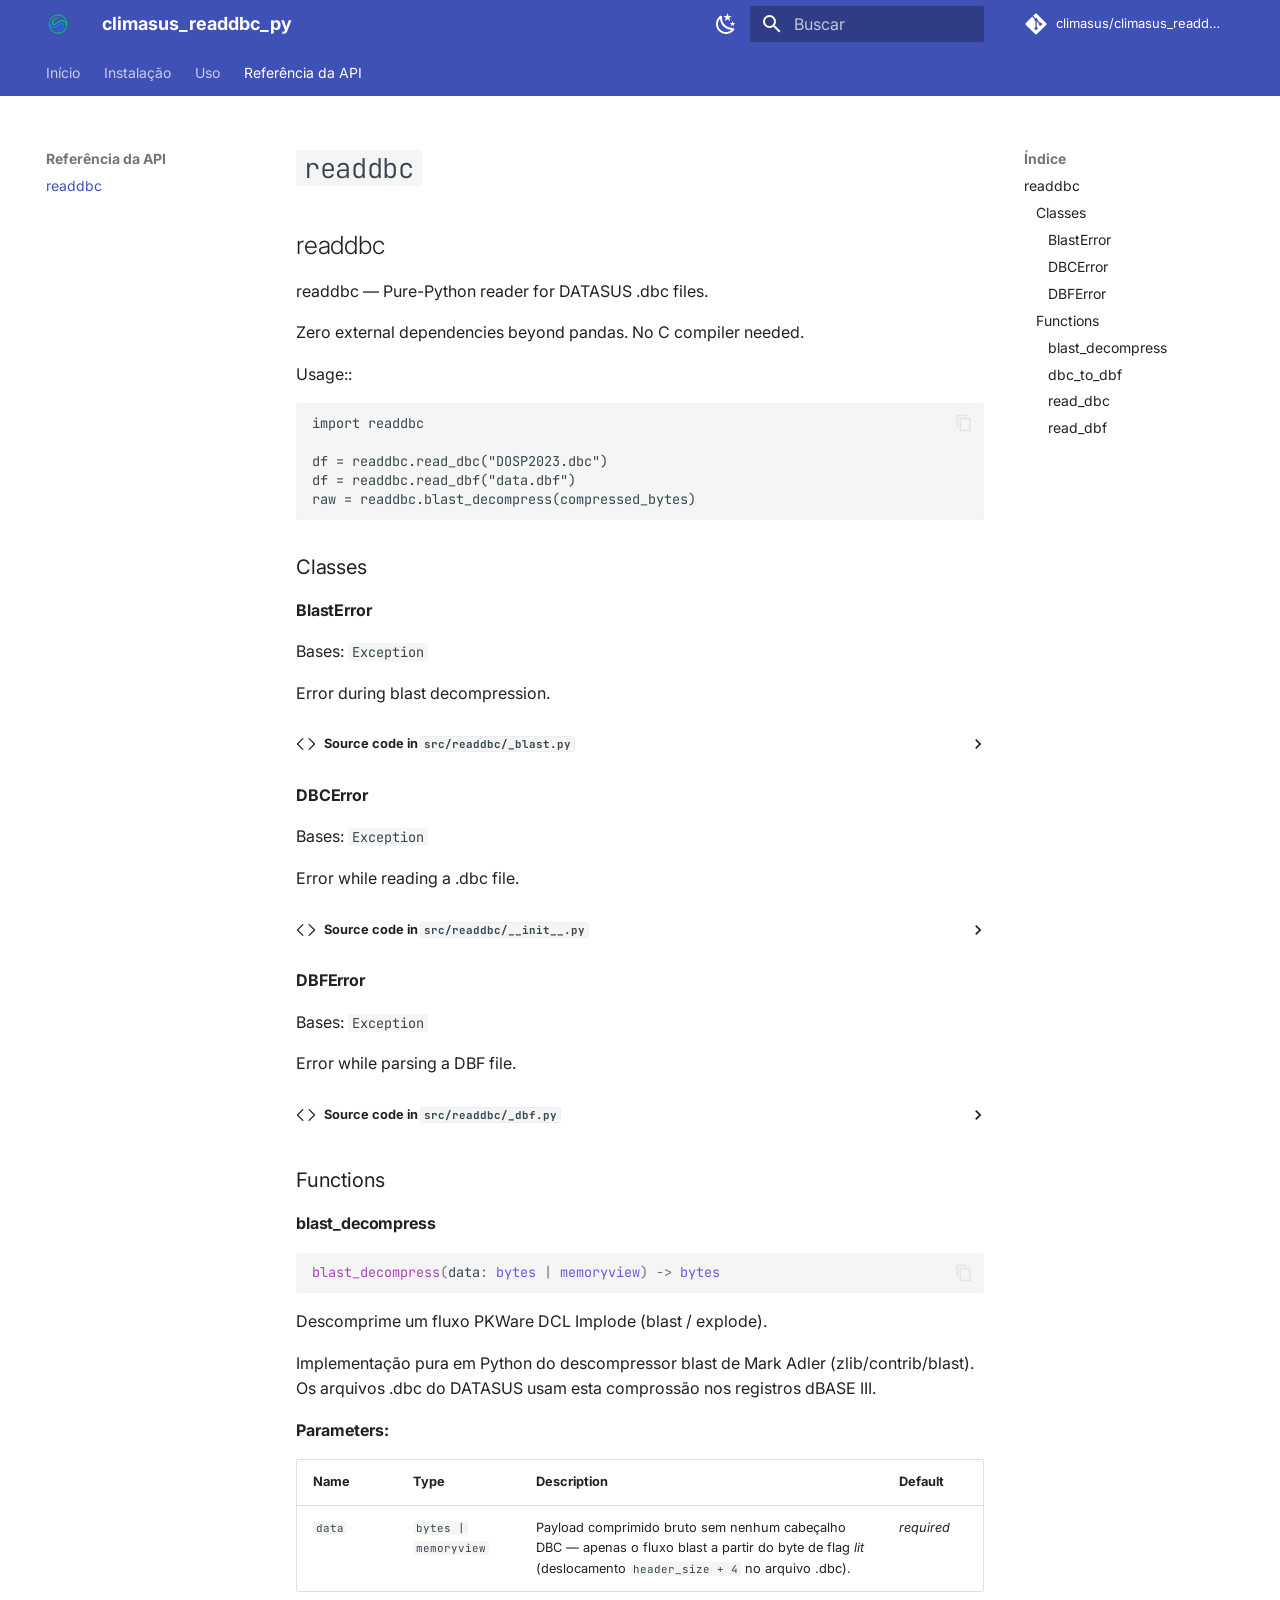
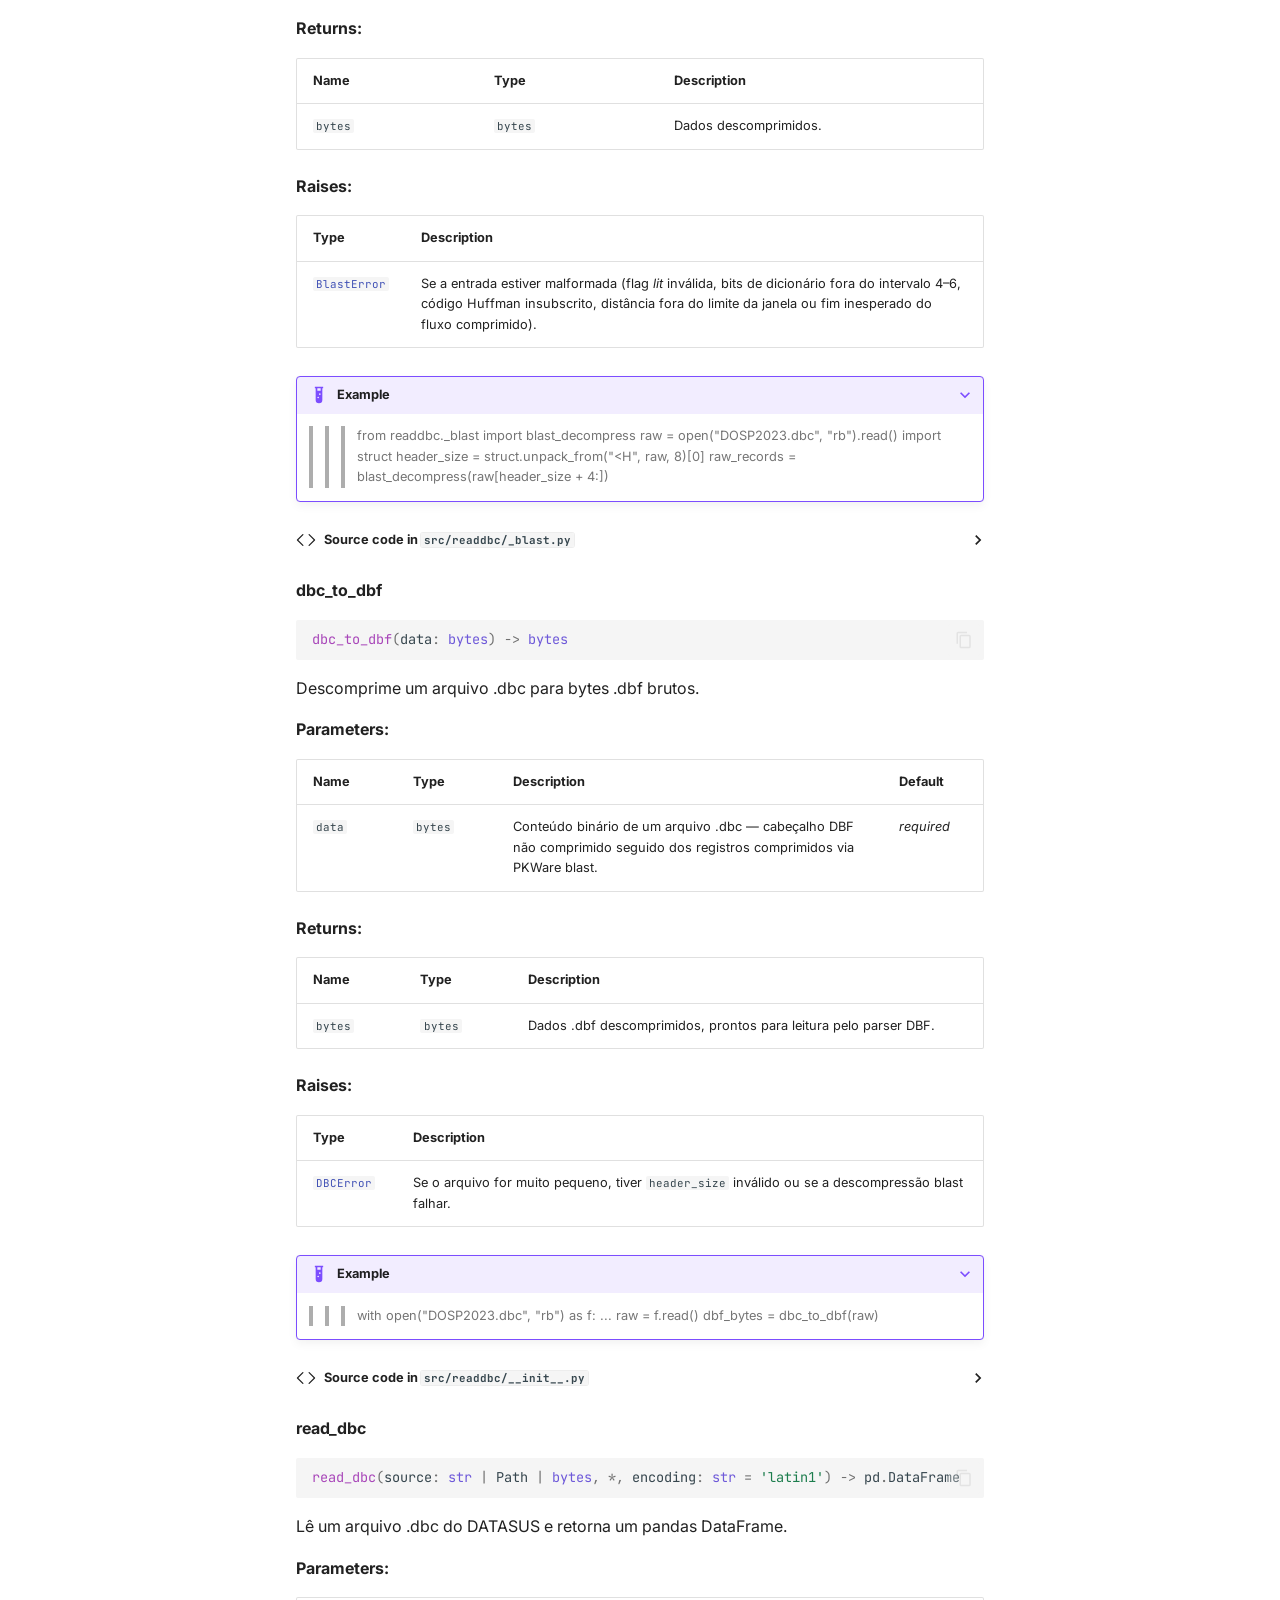
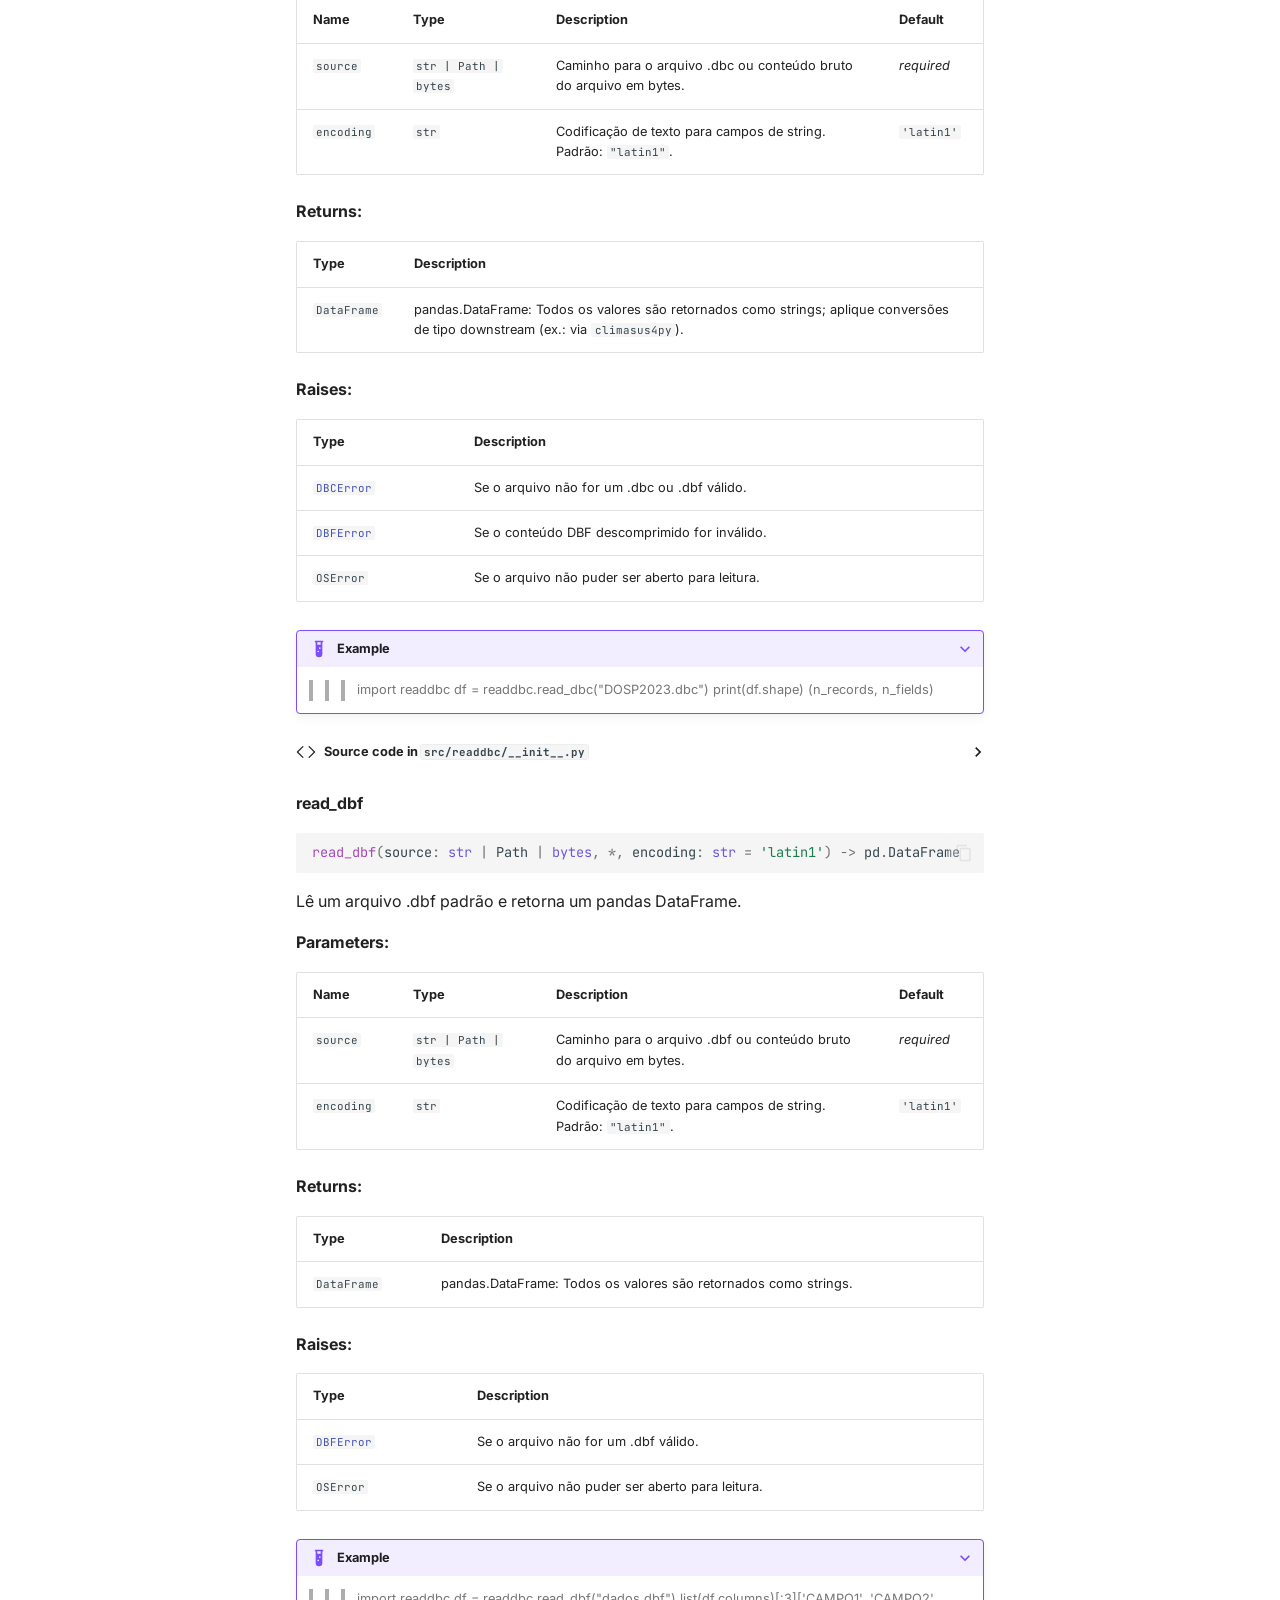
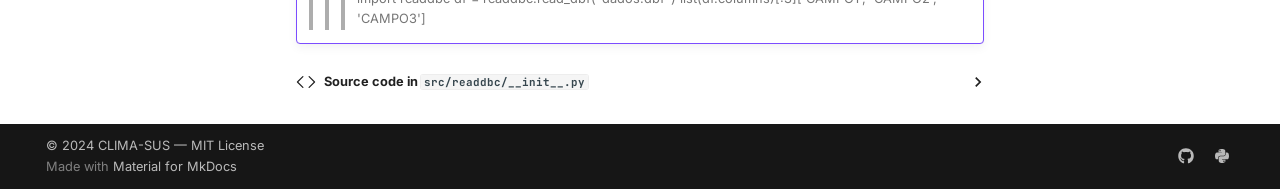
<file: reference/readdbc/index.html>
<!doctype html>
<html lang="pt" class="no-js">
  <head>
    
      <meta charset="utf-8">
      <meta name="viewport" content="width=device-width,initial-scale=1">
      
        <meta name="description" content="Pure-Python DBC/DBF reader for DATASUS files">
      
      
      
        <link rel="canonical" href="https://climasus.github.io/climasus_readdbc_py/reference/readdbc/">
      
      
        <link rel="prev" href="../../usage/">
      
      
      
        
      
      
      <link rel="icon" href="../../assets/logo.png">
      <meta name="generator" content="mkdocs-1.6.1, mkdocs-material-9.7.6">
    
    
      
        <title>readdbc - climasus_readdbc_py</title>
      
    
    
      <link rel="stylesheet" href="../../assets/stylesheets/main.484c7ddc.min.css">
      
        
        <link rel="stylesheet" href="../../assets/stylesheets/palette.ab4e12ef.min.css">
      
      


    
    
      
    
    
      
        
        
        <link rel="preconnect" href="https://fonts.gstatic.com" crossorigin>
        <link rel="stylesheet" href="https://fonts.googleapis.com/css?family=Inter:300,300i,400,400i,700,700i%7CJetBrains+Mono:400,400i,700,700i&display=fallback">
        <style>:root{--md-text-font:"Inter";--md-code-font:"JetBrains Mono"}</style>
      
    
    
      <link rel="stylesheet" href="../../assets/_mkdocstrings.css">
    
      <link rel="stylesheet" href="https://climasus.github.io/design-system/assets/css/style.css">
    
    <script>__md_scope=new URL("../..",location),__md_hash=e=>[...e].reduce(((e,_)=>(e<<5)-e+_.charCodeAt(0)),0),__md_get=(e,_=localStorage,t=__md_scope)=>JSON.parse(_.getItem(t.pathname+"."+e)),__md_set=(e,_,t=localStorage,a=__md_scope)=>{try{t.setItem(a.pathname+"."+e,JSON.stringify(_))}catch(e){}}</script>
    
      

    
    
  </head>
  
  
    
    
      
    
    
    
    
    <body dir="ltr" data-md-color-scheme="default" data-md-color-primary="custom" data-md-color-accent="custom">
  
    
    <input class="md-toggle" data-md-toggle="drawer" type="checkbox" id="__drawer" autocomplete="off">
    <input class="md-toggle" data-md-toggle="search" type="checkbox" id="__search" autocomplete="off">
    <label class="md-overlay" for="__drawer"></label>
    <div data-md-component="skip">
      
        
        <a href="#readdbc_1" class="md-skip">
          Ir para o conteúdo
        </a>
      
    </div>
    <div data-md-component="announce">
      
    </div>
    
    
      

<header class="md-header" data-md-component="header">
  <nav class="md-header__inner md-grid" aria-label="Cabeçalho">
    <a href="../.." title="climasus_readdbc_py" class="md-header__button md-logo" aria-label="climasus_readdbc_py" data-md-component="logo">
      
  <img src="../../assets/logo.png" alt="logo">

    </a>
    <label class="md-header__button md-icon" for="__drawer">
      
      <svg xmlns="http://www.w3.org/2000/svg" viewBox="0 0 24 24"><path d="M3 6h18v2H3zm0 5h18v2H3zm0 5h18v2H3z"/></svg>
    </label>
    <div class="md-header__title" data-md-component="header-title">
      <div class="md-header__ellipsis">
        <div class="md-header__topic">
          <span class="md-ellipsis">
            climasus_readdbc_py
          </span>
        </div>
        <div class="md-header__topic" data-md-component="header-topic">
          <span class="md-ellipsis">
            
              readdbc
            
          </span>
        </div>
      </div>
    </div>
    
      
        <form class="md-header__option" data-md-component="palette">
  
    
    
    
    <input class="md-option" data-md-color-media="(prefers-color-scheme: light)" data-md-color-scheme="default" data-md-color-primary="custom" data-md-color-accent="custom"  aria-label="Modo escuro"  type="radio" name="__palette" id="__palette_0">
    
      <label class="md-header__button md-icon" title="Modo escuro" for="__palette_1" hidden>
        <svg xmlns="http://www.w3.org/2000/svg" viewBox="0 0 24 24"><path d="m17.75 4.09-2.53 1.94.91 3.06-2.63-1.81-2.63 1.81.91-3.06-2.53-1.94L12.44 4l1.06-3 1.06 3zm3.5 6.91-1.64 1.25.59 1.98-1.7-1.17-1.7 1.17.59-1.98L15.75 11l2.06-.05L18.5 9l.69 1.95zm-2.28 4.95c.83-.08 1.72 1.1 1.19 1.85-.32.45-.66.87-1.08 1.27C15.17 23 8.84 23 4.94 19.07c-3.91-3.9-3.91-10.24 0-14.14.4-.4.82-.76 1.27-1.08.75-.53 1.93.36 1.85 1.19-.27 2.86.69 5.83 2.89 8.02a9.96 9.96 0 0 0 8.02 2.89m-1.64 2.02a12.08 12.08 0 0 1-7.8-3.47c-2.17-2.19-3.33-5-3.49-7.82-2.81 3.14-2.7 7.96.31 10.98 3.02 3.01 7.84 3.12 10.98.31"/></svg>
      </label>
    
  
    
    
    
    <input class="md-option" data-md-color-media="(prefers-color-scheme: dark)" data-md-color-scheme="slate" data-md-color-primary="custom" data-md-color-accent="custom"  aria-label="Modo claro"  type="radio" name="__palette" id="__palette_1">
    
      <label class="md-header__button md-icon" title="Modo claro" for="__palette_0" hidden>
        <svg xmlns="http://www.w3.org/2000/svg" viewBox="0 0 24 24"><path d="M12 7a5 5 0 0 1 5 5 5 5 0 0 1-5 5 5 5 0 0 1-5-5 5 5 0 0 1 5-5m0 2a3 3 0 0 0-3 3 3 3 0 0 0 3 3 3 3 0 0 0 3-3 3 3 0 0 0-3-3m0-7 2.39 3.42C13.65 5.15 12.84 5 12 5s-1.65.15-2.39.42zM3.34 7l4.16-.35A7.2 7.2 0 0 0 5.94 8.5c-.44.74-.69 1.5-.83 2.29zm.02 10 1.76-3.77a7.131 7.131 0 0 0 2.38 4.14zM20.65 7l-1.77 3.79a7.02 7.02 0 0 0-2.38-4.15zm-.01 10-4.14.36c.59-.51 1.12-1.14 1.54-1.86.42-.73.69-1.5.83-2.29zM12 22l-2.41-3.44c.74.27 1.55.44 2.41.44.82 0 1.63-.17 2.37-.44z"/></svg>
      </label>
    
  
</form>
      
    
    
      <script>var palette=__md_get("__palette");if(palette&&palette.color){if("(prefers-color-scheme)"===palette.color.media){var media=matchMedia("(prefers-color-scheme: light)"),input=document.querySelector(media.matches?"[data-md-color-media='(prefers-color-scheme: light)']":"[data-md-color-media='(prefers-color-scheme: dark)']");palette.color.media=input.getAttribute("data-md-color-media"),palette.color.scheme=input.getAttribute("data-md-color-scheme"),palette.color.primary=input.getAttribute("data-md-color-primary"),palette.color.accent=input.getAttribute("data-md-color-accent")}for(var[key,value]of Object.entries(palette.color))document.body.setAttribute("data-md-color-"+key,value)}</script>
    
    
    
      
      
        <label class="md-header__button md-icon" for="__search">
          
          <svg xmlns="http://www.w3.org/2000/svg" viewBox="0 0 24 24"><path d="M9.5 3A6.5 6.5 0 0 1 16 9.5c0 1.61-.59 3.09-1.56 4.23l.27.27h.79l5 5-1.5 1.5-5-5v-.79l-.27-.27A6.52 6.52 0 0 1 9.5 16 6.5 6.5 0 0 1 3 9.5 6.5 6.5 0 0 1 9.5 3m0 2C7 5 5 7 5 9.5S7 14 9.5 14 14 12 14 9.5 12 5 9.5 5"/></svg>
        </label>
        <div class="md-search" data-md-component="search" role="dialog">
  <label class="md-search__overlay" for="__search"></label>
  <div class="md-search__inner" role="search">
    <form class="md-search__form" name="search">
      <input type="text" class="md-search__input" name="query" aria-label="Buscar" placeholder="Buscar" autocapitalize="off" autocorrect="off" autocomplete="off" spellcheck="false" data-md-component="search-query" required>
      <label class="md-search__icon md-icon" for="__search">
        
        <svg xmlns="http://www.w3.org/2000/svg" viewBox="0 0 24 24"><path d="M9.5 3A6.5 6.5 0 0 1 16 9.5c0 1.61-.59 3.09-1.56 4.23l.27.27h.79l5 5-1.5 1.5-5-5v-.79l-.27-.27A6.52 6.52 0 0 1 9.5 16 6.5 6.5 0 0 1 3 9.5 6.5 6.5 0 0 1 9.5 3m0 2C7 5 5 7 5 9.5S7 14 9.5 14 14 12 14 9.5 12 5 9.5 5"/></svg>
        
        <svg xmlns="http://www.w3.org/2000/svg" viewBox="0 0 24 24"><path d="M20 11v2H8l5.5 5.5-1.42 1.42L4.16 12l7.92-7.92L13.5 5.5 8 11z"/></svg>
      </label>
      <nav class="md-search__options" aria-label="Pesquisar">
        
        <button type="reset" class="md-search__icon md-icon" title="Limpar" aria-label="Limpar" tabindex="-1">
          
          <svg xmlns="http://www.w3.org/2000/svg" viewBox="0 0 24 24"><path d="M19 6.41 17.59 5 12 10.59 6.41 5 5 6.41 10.59 12 5 17.59 6.41 19 12 13.41 17.59 19 19 17.59 13.41 12z"/></svg>
        </button>
      </nav>
      
        <div class="md-search__suggest" data-md-component="search-suggest"></div>
      
    </form>
    <div class="md-search__output">
      <div class="md-search__scrollwrap" tabindex="0" data-md-scrollfix>
        <div class="md-search-result" data-md-component="search-result">
          <div class="md-search-result__meta">
            Inicializando a pesquisa
          </div>
          <ol class="md-search-result__list" role="presentation"></ol>
        </div>
      </div>
    </div>
  </div>
</div>
      
    
    
      <div class="md-header__source">
        <a href="https://github.com/climasus/climasus_readdbc_py" title="Ir ao repositório" class="md-source" data-md-component="source">
  <div class="md-source__icon md-icon">
    
    <svg xmlns="http://www.w3.org/2000/svg" viewBox="0 0 448 512"><!--! Font Awesome Free 7.1.0 by @fontawesome - https://fontawesome.com License - https://fontawesome.com/license/free (Icons: CC BY 4.0, Fonts: SIL OFL 1.1, Code: MIT License) Copyright 2025 Fonticons, Inc.--><path d="M439.6 236.1 244 40.5c-5.4-5.5-12.8-8.5-20.4-8.5s-15 3-20.4 8.4L162.5 81l51.5 51.5c27.1-9.1 52.7 16.8 43.4 43.7l49.7 49.7c34.2-11.8 61.2 31 35.5 56.7-26.5 26.5-70.2-2.9-56-37.3L240.3 199v121.9c25.3 12.5 22.3 41.8 9.1 55-6.4 6.4-15.2 10.1-24.3 10.1s-17.8-3.6-24.3-10.1c-17.6-17.6-11.1-46.9 11.2-56v-123c-20.8-8.5-24.6-30.7-18.6-45L142.6 101 8.5 235.1C3 240.6 0 247.9 0 255.5s3 15 8.5 20.4l195.6 195.7c5.4 5.4 12.7 8.4 20.4 8.4s15-3 20.4-8.4l194.7-194.7c5.4-5.4 8.4-12.8 8.4-20.4s-3-15-8.4-20.4"/></svg>
  </div>
  <div class="md-source__repository">
    climasus/climasus_readdbc_py
  </div>
</a>
      </div>
    
  </nav>
  
</header>
    
    <div class="md-container" data-md-component="container">
      
      
        
          
            
<nav class="md-tabs" aria-label="Abas" data-md-component="tabs">
  <div class="md-grid">
    <ul class="md-tabs__list">
      
        
  
  
  
  
    <li class="md-tabs__item">
      <a href="../.." class="md-tabs__link">
        
  
  
    
  
  Início

      </a>
    </li>
  

      
        
  
  
  
  
    <li class="md-tabs__item">
      <a href="../../installation/" class="md-tabs__link">
        
  
  
    
  
  Instalação

      </a>
    </li>
  

      
        
  
  
  
  
    <li class="md-tabs__item">
      <a href="../../usage/" class="md-tabs__link">
        
  
  
    
  
  Uso

      </a>
    </li>
  

      
        
  
  
  
    
  
  
    
    
      <li class="md-tabs__item md-tabs__item--active">
        <a href="./" class="md-tabs__link">
          
  
  
  Referência da API

        </a>
      </li>
    
  

      
    </ul>
  </div>
</nav>
          
        
      
      <main class="md-main" data-md-component="main">
        <div class="md-main__inner md-grid">
          
            
              
              <div class="md-sidebar md-sidebar--primary" data-md-component="sidebar" data-md-type="navigation" >
                <div class="md-sidebar__scrollwrap">
                  <div class="md-sidebar__inner">
                    


  


<nav class="md-nav md-nav--primary md-nav--lifted" aria-label="Navegação" data-md-level="0">
  <label class="md-nav__title" for="__drawer">
    <a href="../.." title="climasus_readdbc_py" class="md-nav__button md-logo" aria-label="climasus_readdbc_py" data-md-component="logo">
      
  <img src="../../assets/logo.png" alt="logo">

    </a>
    climasus_readdbc_py
  </label>
  
    <div class="md-nav__source">
      <a href="https://github.com/climasus/climasus_readdbc_py" title="Ir ao repositório" class="md-source" data-md-component="source">
  <div class="md-source__icon md-icon">
    
    <svg xmlns="http://www.w3.org/2000/svg" viewBox="0 0 448 512"><!--! Font Awesome Free 7.1.0 by @fontawesome - https://fontawesome.com License - https://fontawesome.com/license/free (Icons: CC BY 4.0, Fonts: SIL OFL 1.1, Code: MIT License) Copyright 2025 Fonticons, Inc.--><path d="M439.6 236.1 244 40.5c-5.4-5.5-12.8-8.5-20.4-8.5s-15 3-20.4 8.4L162.5 81l51.5 51.5c27.1-9.1 52.7 16.8 43.4 43.7l49.7 49.7c34.2-11.8 61.2 31 35.5 56.7-26.5 26.5-70.2-2.9-56-37.3L240.3 199v121.9c25.3 12.5 22.3 41.8 9.1 55-6.4 6.4-15.2 10.1-24.3 10.1s-17.8-3.6-24.3-10.1c-17.6-17.6-11.1-46.9 11.2-56v-123c-20.8-8.5-24.6-30.7-18.6-45L142.6 101 8.5 235.1C3 240.6 0 247.9 0 255.5s3 15 8.5 20.4l195.6 195.7c5.4 5.4 12.7 8.4 20.4 8.4s15-3 20.4-8.4l194.7-194.7c5.4-5.4 8.4-12.8 8.4-20.4s-3-15-8.4-20.4"/></svg>
  </div>
  <div class="md-source__repository">
    climasus/climasus_readdbc_py
  </div>
</a>
    </div>
  
  <ul class="md-nav__list" data-md-scrollfix>
    
      
      
  
  
  
  
    <li class="md-nav__item">
      <a href="../.." class="md-nav__link">
        
  
  
  <span class="md-ellipsis">
    
  
    Início
  

    
  </span>
  
  

      </a>
    </li>
  

    
      
      
  
  
  
  
    <li class="md-nav__item">
      <a href="../../installation/" class="md-nav__link">
        
  
  
  <span class="md-ellipsis">
    
  
    Instalação
  

    
  </span>
  
  

      </a>
    </li>
  

    
      
      
  
  
  
  
    <li class="md-nav__item">
      <a href="../../usage/" class="md-nav__link">
        
  
  
  <span class="md-ellipsis">
    
  
    Uso
  

    
  </span>
  
  

      </a>
    </li>
  

    
      
      
  
  
    
  
  
  
    
    
    
    
      
        
        
      
      
    
    
    <li class="md-nav__item md-nav__item--active md-nav__item--section md-nav__item--nested">
      
        
        
        <input class="md-nav__toggle md-toggle " type="checkbox" id="__nav_4" checked>
        
          
          <label class="md-nav__link" for="__nav_4" id="__nav_4_label" tabindex="">
            
  
  
  <span class="md-ellipsis">
    
  
    Referência da API
  

    
  </span>
  
  

            <span class="md-nav__icon md-icon"></span>
          </label>
        
        <nav class="md-nav" data-md-level="1" aria-labelledby="__nav_4_label" aria-expanded="true">
          <label class="md-nav__title" for="__nav_4">
            <span class="md-nav__icon md-icon"></span>
            
  
    Referência da API
  

          </label>
          <ul class="md-nav__list" data-md-scrollfix>
            
              
                
  
  
    
  
  
  
    <li class="md-nav__item md-nav__item--active">
      
      <input class="md-nav__toggle md-toggle" type="checkbox" id="__toc">
      
      
        
      
      
        <label class="md-nav__link md-nav__link--active" for="__toc">
          
  
  
  <span class="md-ellipsis">
    
  
    readdbc
  

    
  </span>
  
  

          <span class="md-nav__icon md-icon"></span>
        </label>
      
      <a href="./" class="md-nav__link md-nav__link--active">
        
  
  
  <span class="md-ellipsis">
    
  
    readdbc
  

    
  </span>
  
  

      </a>
      
        

<nav class="md-nav md-nav--secondary" aria-label="Índice">
  
  
  
    
  
  
    <label class="md-nav__title" for="__toc">
      <span class="md-nav__icon md-icon"></span>
      Índice
    </label>
    <ul class="md-nav__list" data-md-component="toc" data-md-scrollfix>
      
        <li class="md-nav__item">
  <a href="#readdbc" class="md-nav__link">
    <span class="md-ellipsis">
      
        readdbc
      
    </span>
  </a>
  
    <nav class="md-nav" aria-label="readdbc">
      <ul class="md-nav__list">
        
          <li class="md-nav__item">
  <a href="#readdbc-classes" class="md-nav__link">
    <span class="md-ellipsis">
      
        Classes
      
    </span>
  </a>
  
    <nav class="md-nav" aria-label="Classes">
      <ul class="md-nav__list">
        
          <li class="md-nav__item">
  <a href="#readdbc.BlastError" class="md-nav__link">
    <span class="md-ellipsis">
      
        BlastError
      
    </span>
  </a>
  
</li>
        
          <li class="md-nav__item">
  <a href="#readdbc.DBCError" class="md-nav__link">
    <span class="md-ellipsis">
      
        DBCError
      
    </span>
  </a>
  
</li>
        
          <li class="md-nav__item">
  <a href="#readdbc.DBFError" class="md-nav__link">
    <span class="md-ellipsis">
      
        DBFError
      
    </span>
  </a>
  
</li>
        
      </ul>
    </nav>
  
</li>
        
          <li class="md-nav__item">
  <a href="#readdbc-functions" class="md-nav__link">
    <span class="md-ellipsis">
      
        Functions
      
    </span>
  </a>
  
    <nav class="md-nav" aria-label="Functions">
      <ul class="md-nav__list">
        
          <li class="md-nav__item">
  <a href="#readdbc.blast_decompress" class="md-nav__link">
    <span class="md-ellipsis">
      
        blast_decompress
      
    </span>
  </a>
  
</li>
        
          <li class="md-nav__item">
  <a href="#readdbc.dbc_to_dbf" class="md-nav__link">
    <span class="md-ellipsis">
      
        dbc_to_dbf
      
    </span>
  </a>
  
</li>
        
          <li class="md-nav__item">
  <a href="#readdbc.read_dbc" class="md-nav__link">
    <span class="md-ellipsis">
      
        read_dbc
      
    </span>
  </a>
  
</li>
        
          <li class="md-nav__item">
  <a href="#readdbc.read_dbf" class="md-nav__link">
    <span class="md-ellipsis">
      
        read_dbf
      
    </span>
  </a>
  
</li>
        
      </ul>
    </nav>
  
</li>
        
      </ul>
    </nav>
  
</li>
      
    </ul>
  
</nav>
      
    </li>
  

              
            
          </ul>
        </nav>
      
    </li>
  

    
  </ul>
</nav>
                  </div>
                </div>
              </div>
            
            
              
              <div class="md-sidebar md-sidebar--secondary" data-md-component="sidebar" data-md-type="toc" >
                <div class="md-sidebar__scrollwrap">
                  <div class="md-sidebar__inner">
                    

<nav class="md-nav md-nav--secondary" aria-label="Índice">
  
  
  
    
  
  
    <label class="md-nav__title" for="__toc">
      <span class="md-nav__icon md-icon"></span>
      Índice
    </label>
    <ul class="md-nav__list" data-md-component="toc" data-md-scrollfix>
      
        <li class="md-nav__item">
  <a href="#readdbc" class="md-nav__link">
    <span class="md-ellipsis">
      
        readdbc
      
    </span>
  </a>
  
    <nav class="md-nav" aria-label="readdbc">
      <ul class="md-nav__list">
        
          <li class="md-nav__item">
  <a href="#readdbc-classes" class="md-nav__link">
    <span class="md-ellipsis">
      
        Classes
      
    </span>
  </a>
  
    <nav class="md-nav" aria-label="Classes">
      <ul class="md-nav__list">
        
          <li class="md-nav__item">
  <a href="#readdbc.BlastError" class="md-nav__link">
    <span class="md-ellipsis">
      
        BlastError
      
    </span>
  </a>
  
</li>
        
          <li class="md-nav__item">
  <a href="#readdbc.DBCError" class="md-nav__link">
    <span class="md-ellipsis">
      
        DBCError
      
    </span>
  </a>
  
</li>
        
          <li class="md-nav__item">
  <a href="#readdbc.DBFError" class="md-nav__link">
    <span class="md-ellipsis">
      
        DBFError
      
    </span>
  </a>
  
</li>
        
      </ul>
    </nav>
  
</li>
        
          <li class="md-nav__item">
  <a href="#readdbc-functions" class="md-nav__link">
    <span class="md-ellipsis">
      
        Functions
      
    </span>
  </a>
  
    <nav class="md-nav" aria-label="Functions">
      <ul class="md-nav__list">
        
          <li class="md-nav__item">
  <a href="#readdbc.blast_decompress" class="md-nav__link">
    <span class="md-ellipsis">
      
        blast_decompress
      
    </span>
  </a>
  
</li>
        
          <li class="md-nav__item">
  <a href="#readdbc.dbc_to_dbf" class="md-nav__link">
    <span class="md-ellipsis">
      
        dbc_to_dbf
      
    </span>
  </a>
  
</li>
        
          <li class="md-nav__item">
  <a href="#readdbc.read_dbc" class="md-nav__link">
    <span class="md-ellipsis">
      
        read_dbc
      
    </span>
  </a>
  
</li>
        
          <li class="md-nav__item">
  <a href="#readdbc.read_dbf" class="md-nav__link">
    <span class="md-ellipsis">
      
        read_dbf
      
    </span>
  </a>
  
</li>
        
      </ul>
    </nav>
  
</li>
        
      </ul>
    </nav>
  
</li>
      
    </ul>
  
</nav>
                  </div>
                </div>
              </div>
            
          
          
            <div class="md-content" data-md-component="content">
              
              <article class="md-content__inner md-typeset">
                
                  


  
  


<h1 id="readdbc_1"><code>readdbc</code><a class="headerlink" href="#readdbc_1" title="Permanent link">&para;</a></h1>


<div class="doc doc-object doc-module">



<h2 id="readdbc" class="doc doc-heading">
            <span class="doc doc-object-name doc-module-name">readdbc</span>


<a href="#readdbc" class="headerlink" title="Permanent link">&para;</a></h2>

    <div class="doc doc-contents first">

        <p>readdbc — Pure-Python reader for DATASUS .dbc files.</p>
<p>Zero external dependencies beyond pandas.  No C compiler needed.</p>
<p>Usage::</p>
<div class="language-text highlight"><pre><span></span><code>import readdbc

df = readdbc.read_dbc(&quot;DOSP2023.dbc&quot;)
df = readdbc.read_dbf(&quot;data.dbf&quot;)
raw = readdbc.blast_decompress(compressed_bytes)
</code></pre></div>










<div class="doc doc-children">







<h3 id="readdbc-classes">Classes<a href="#readdbc-classes" class="headerlink" title="Permanent link">&para;</a></h3>

<div class="doc doc-object doc-class">



<h4 id="readdbc.BlastError" class="doc doc-heading">
            <span class="doc doc-object-name doc-class-name">BlastError</span>


<a href="#readdbc.BlastError" class="headerlink" title="Permanent link">&para;</a></h4>


    <div class="doc doc-contents ">
            <p class="doc doc-class-bases">
              Bases: <code><span title="Exception">Exception</span></code></p>



        <p>Error during blast decompression.</p>








              <details class="mkdocstrings-source">
                <summary>Source code in <code>src/readdbc/_blast.py</code></summary>
                <div class="language-python highlight"><table class="highlighttable"><tr><td class="linenos"><div class="linenodiv"><pre><span></span><span class="normal"><a href="#__codelineno-0-47">47</a></span>
<span class="normal"><a href="#__codelineno-0-48">48</a></span></pre></div></td><td class="code"><div><pre><span></span><code><a id="__codelineno-0-47" name="__codelineno-0-47"></a><span class="k">class</span><span class="w"> </span><span class="nc">BlastError</span><span class="p">(</span><span class="ne">Exception</span><span class="p">):</span>
<a id="__codelineno-0-48" name="__codelineno-0-48"></a><span class="w">    </span><span class="sd">&quot;&quot;&quot;Error during blast decompression.&quot;&quot;&quot;</span>
</code></pre></div></td></tr></table></div>
              </details>

    </div>

</div>

<div class="doc doc-object doc-class">



<h4 id="readdbc.DBCError" class="doc doc-heading">
            <span class="doc doc-object-name doc-class-name">DBCError</span>


<a href="#readdbc.DBCError" class="headerlink" title="Permanent link">&para;</a></h4>


    <div class="doc doc-contents ">
            <p class="doc doc-class-bases">
              Bases: <code><span title="Exception">Exception</span></code></p>



        <p>Error while reading a .dbc file.</p>








              <details class="mkdocstrings-source">
                <summary>Source code in <code>src/readdbc/__init__.py</code></summary>
                <div class="language-python highlight"><table class="highlighttable"><tr><td class="linenos"><div class="linenodiv"><pre><span></span><span class="normal"><a href="#__codelineno-0-38">38</a></span>
<span class="normal"><a href="#__codelineno-0-39">39</a></span></pre></div></td><td class="code"><div><pre><span></span><code><a id="__codelineno-0-38" name="__codelineno-0-38"></a><span class="k">class</span><span class="w"> </span><span class="nc">DBCError</span><span class="p">(</span><span class="ne">Exception</span><span class="p">):</span>
<a id="__codelineno-0-39" name="__codelineno-0-39"></a><span class="w">    </span><span class="sd">&quot;&quot;&quot;Error while reading a .dbc file.&quot;&quot;&quot;</span>
</code></pre></div></td></tr></table></div>
              </details>

    </div>

</div>

<div class="doc doc-object doc-class">



<h4 id="readdbc.DBFError" class="doc doc-heading">
            <span class="doc doc-object-name doc-class-name">DBFError</span>


<a href="#readdbc.DBFError" class="headerlink" title="Permanent link">&para;</a></h4>


    <div class="doc doc-contents ">
            <p class="doc doc-class-bases">
              Bases: <code><span title="Exception">Exception</span></code></p>



        <p>Error while parsing a DBF file.</p>








              <details class="mkdocstrings-source">
                <summary>Source code in <code>src/readdbc/_dbf.py</code></summary>
                <div class="language-python highlight"><table class="highlighttable"><tr><td class="linenos"><div class="linenodiv"><pre><span></span><span class="normal"><a href="#__codelineno-0-20">20</a></span>
<span class="normal"><a href="#__codelineno-0-21">21</a></span></pre></div></td><td class="code"><div><pre><span></span><code><a id="__codelineno-0-20" name="__codelineno-0-20"></a><span class="k">class</span><span class="w"> </span><span class="nc">DBFError</span><span class="p">(</span><span class="ne">Exception</span><span class="p">):</span>
<a id="__codelineno-0-21" name="__codelineno-0-21"></a><span class="w">    </span><span class="sd">&quot;&quot;&quot;Error while parsing a DBF file.&quot;&quot;&quot;</span>
</code></pre></div></td></tr></table></div>
              </details>

    </div>

</div>
<h3 id="readdbc-functions">Functions<a href="#readdbc-functions" class="headerlink" title="Permanent link">&para;</a></h3>

<div class="doc doc-object doc-function">


<h4 id="readdbc.blast_decompress" class="doc doc-heading">
            <span class="doc doc-object-name doc-function-name">blast_decompress</span>


<a href="#readdbc.blast_decompress" class="headerlink" title="Permanent link">&para;</a></h4>
<div class="language-python doc-signature highlight"><pre><span></span><code><a id="__codelineno-0-1" name="__codelineno-0-1" href="#__codelineno-0-1"></a><span class="nf">blast_decompress</span><span class="p">(</span><span class="n">data</span><span class="p">:</span> <span class="nb">bytes</span> <span class="o">|</span> <span class="nb">memoryview</span><span class="p">)</span> <span class="o">-&gt;</span> <span class="nb">bytes</span>
</code></pre></div>

    <div class="doc doc-contents ">

        <p>Descomprime um fluxo PKWare DCL Implode (blast / explode).</p>
<p>Implementação pura em Python do descompressor blast de Mark Adler
(zlib/contrib/blast).  Os arquivos .dbc do DATASUS usam esta comprossão
nos registros dBASE III.</p>


<p><span class="doc-section-title">Parameters:</span></p>
    <table>
      <thead>
        <tr>
          <th>Name</th>
          <th>Type</th>
          <th>Description</th>
          <th>Default</th>
        </tr>
      </thead>
      <tbody>
          <tr class="doc-section-item">
            <td>
                <code>data</code>
            </td>
            <td>
                  <code><span title="bytes">bytes</span> | <span title="memoryview">memoryview</span></code>
            </td>
            <td>
              <div class="doc-md-description">
                <p>Payload comprimido bruto sem nenhum
cabeçalho DBC — apenas o fluxo blast a partir do byte de flag
<em>lit</em> (deslocamento <code>header_size + 4</code> no arquivo .dbc).</p>
              </div>
            </td>
            <td>
                <em>required</em>
            </td>
          </tr>
      </tbody>
    </table>


    <p><span class="doc-section-title">Returns:</span></p>
    <table>
      <thead>
        <tr>
<th>Name</th>          <th>Type</th>
          <th>Description</th>
        </tr>
      </thead>
      <tbody>
          <tr class="doc-section-item">
<td><code>bytes</code></td>            <td>
                  <code><span title="bytes">bytes</span></code>
            </td>
            <td>
              <div class="doc-md-description">
                <p>Dados descomprimidos.</p>
              </div>
            </td>
          </tr>
      </tbody>
    </table>


<p><span class="doc-section-title">Raises:</span></p>
    <table>
      <thead>
        <tr>
          <th>Type</th>
          <th>Description</th>
        </tr>
      </thead>
      <tbody>
          <tr class="doc-section-item">
            <td>
                  <code><a class="autorefs autorefs-internal" title="BlastError (readdbc._blast.BlastError)" href="#readdbc.BlastError">BlastError</a></code>
            </td>
            <td>
              <div class="doc-md-description">
                <p>Se a entrada estiver malformada (flag <em>lit</em> inválida,
bits de dicionário fora do intervalo 4–6, código Huffman
insubscrito, distância fora do limite da janela ou fim inesperado
do fluxo comprimido).</p>
              </div>
            </td>
          </tr>
      </tbody>
    </table>


<details class="example" open>
  <summary>Example</summary>
  <blockquote>
<blockquote>
<blockquote>
<p>from readdbc._blast import blast_decompress
raw = open("DOSP2023.dbc", "rb").read()
import struct
header_size = struct.unpack_from("&lt;H", raw, 8)[0]
raw_records = blast_decompress(raw[header_size + 4:])</p>
</blockquote>
</blockquote>
</blockquote>
</details>

            <details class="mkdocstrings-source">
              <summary>Source code in <code>src/readdbc/_blast.py</code></summary>
              <div class="language-python highlight"><table class="highlighttable"><tr><td class="linenos"><div class="linenodiv"><pre><span></span><span class="normal"><a href="#__codelineno-0-188">188</a></span>
<span class="normal"><a href="#__codelineno-0-189">189</a></span>
<span class="normal"><a href="#__codelineno-0-190">190</a></span>
<span class="normal"><a href="#__codelineno-0-191">191</a></span>
<span class="normal"><a href="#__codelineno-0-192">192</a></span>
<span class="normal"><a href="#__codelineno-0-193">193</a></span>
<span class="normal"><a href="#__codelineno-0-194">194</a></span>
<span class="normal"><a href="#__codelineno-0-195">195</a></span>
<span class="normal"><a href="#__codelineno-0-196">196</a></span>
<span class="normal"><a href="#__codelineno-0-197">197</a></span>
<span class="normal"><a href="#__codelineno-0-198">198</a></span>
<span class="normal"><a href="#__codelineno-0-199">199</a></span>
<span class="normal"><a href="#__codelineno-0-200">200</a></span>
<span class="normal"><a href="#__codelineno-0-201">201</a></span>
<span class="normal"><a href="#__codelineno-0-202">202</a></span>
<span class="normal"><a href="#__codelineno-0-203">203</a></span>
<span class="normal"><a href="#__codelineno-0-204">204</a></span>
<span class="normal"><a href="#__codelineno-0-205">205</a></span>
<span class="normal"><a href="#__codelineno-0-206">206</a></span>
<span class="normal"><a href="#__codelineno-0-207">207</a></span>
<span class="normal"><a href="#__codelineno-0-208">208</a></span>
<span class="normal"><a href="#__codelineno-0-209">209</a></span>
<span class="normal"><a href="#__codelineno-0-210">210</a></span>
<span class="normal"><a href="#__codelineno-0-211">211</a></span>
<span class="normal"><a href="#__codelineno-0-212">212</a></span>
<span class="normal"><a href="#__codelineno-0-213">213</a></span>
<span class="normal"><a href="#__codelineno-0-214">214</a></span>
<span class="normal"><a href="#__codelineno-0-215">215</a></span>
<span class="normal"><a href="#__codelineno-0-216">216</a></span>
<span class="normal"><a href="#__codelineno-0-217">217</a></span>
<span class="normal"><a href="#__codelineno-0-218">218</a></span>
<span class="normal"><a href="#__codelineno-0-219">219</a></span>
<span class="normal"><a href="#__codelineno-0-220">220</a></span>
<span class="normal"><a href="#__codelineno-0-221">221</a></span>
<span class="normal"><a href="#__codelineno-0-222">222</a></span>
<span class="normal"><a href="#__codelineno-0-223">223</a></span>
<span class="normal"><a href="#__codelineno-0-224">224</a></span>
<span class="normal"><a href="#__codelineno-0-225">225</a></span>
<span class="normal"><a href="#__codelineno-0-226">226</a></span>
<span class="normal"><a href="#__codelineno-0-227">227</a></span>
<span class="normal"><a href="#__codelineno-0-228">228</a></span>
<span class="normal"><a href="#__codelineno-0-229">229</a></span>
<span class="normal"><a href="#__codelineno-0-230">230</a></span>
<span class="normal"><a href="#__codelineno-0-231">231</a></span>
<span class="normal"><a href="#__codelineno-0-232">232</a></span>
<span class="normal"><a href="#__codelineno-0-233">233</a></span>
<span class="normal"><a href="#__codelineno-0-234">234</a></span>
<span class="normal"><a href="#__codelineno-0-235">235</a></span>
<span class="normal"><a href="#__codelineno-0-236">236</a></span>
<span class="normal"><a href="#__codelineno-0-237">237</a></span>
<span class="normal"><a href="#__codelineno-0-238">238</a></span>
<span class="normal"><a href="#__codelineno-0-239">239</a></span>
<span class="normal"><a href="#__codelineno-0-240">240</a></span>
<span class="normal"><a href="#__codelineno-0-241">241</a></span>
<span class="normal"><a href="#__codelineno-0-242">242</a></span>
<span class="normal"><a href="#__codelineno-0-243">243</a></span>
<span class="normal"><a href="#__codelineno-0-244">244</a></span>
<span class="normal"><a href="#__codelineno-0-245">245</a></span>
<span class="normal"><a href="#__codelineno-0-246">246</a></span>
<span class="normal"><a href="#__codelineno-0-247">247</a></span>
<span class="normal"><a href="#__codelineno-0-248">248</a></span>
<span class="normal"><a href="#__codelineno-0-249">249</a></span>
<span class="normal"><a href="#__codelineno-0-250">250</a></span>
<span class="normal"><a href="#__codelineno-0-251">251</a></span>
<span class="normal"><a href="#__codelineno-0-252">252</a></span>
<span class="normal"><a href="#__codelineno-0-253">253</a></span>
<span class="normal"><a href="#__codelineno-0-254">254</a></span>
<span class="normal"><a href="#__codelineno-0-255">255</a></span>
<span class="normal"><a href="#__codelineno-0-256">256</a></span>
<span class="normal"><a href="#__codelineno-0-257">257</a></span>
<span class="normal"><a href="#__codelineno-0-258">258</a></span>
<span class="normal"><a href="#__codelineno-0-259">259</a></span>
<span class="normal"><a href="#__codelineno-0-260">260</a></span>
<span class="normal"><a href="#__codelineno-0-261">261</a></span>
<span class="normal"><a href="#__codelineno-0-262">262</a></span>
<span class="normal"><a href="#__codelineno-0-263">263</a></span>
<span class="normal"><a href="#__codelineno-0-264">264</a></span>
<span class="normal"><a href="#__codelineno-0-265">265</a></span>
<span class="normal"><a href="#__codelineno-0-266">266</a></span>
<span class="normal"><a href="#__codelineno-0-267">267</a></span>
<span class="normal"><a href="#__codelineno-0-268">268</a></span></pre></div></td><td class="code"><div><pre><span></span><code><a id="__codelineno-0-188" name="__codelineno-0-188"></a><span class="k">def</span><span class="w"> </span><span class="nf">blast_decompress</span><span class="p">(</span><span class="n">data</span><span class="p">:</span> <span class="nb">bytes</span> <span class="o">|</span> <span class="nb">memoryview</span><span class="p">)</span> <span class="o">-&gt;</span> <span class="nb">bytes</span><span class="p">:</span>
<a id="__codelineno-0-189" name="__codelineno-0-189"></a><span class="w">    </span><span class="sd">&quot;&quot;&quot;Descomprime um fluxo PKWare DCL Implode (blast / explode).</span>
<a id="__codelineno-0-190" name="__codelineno-0-190"></a>
<a id="__codelineno-0-191" name="__codelineno-0-191"></a><span class="sd">    Implementação pura em Python do descompressor blast de Mark Adler</span>
<a id="__codelineno-0-192" name="__codelineno-0-192"></a><span class="sd">    (zlib/contrib/blast).  Os arquivos .dbc do DATASUS usam esta comprossão</span>
<a id="__codelineno-0-193" name="__codelineno-0-193"></a><span class="sd">    nos registros dBASE III.</span>
<a id="__codelineno-0-194" name="__codelineno-0-194"></a>
<a id="__codelineno-0-195" name="__codelineno-0-195"></a><span class="sd">    Args:</span>
<a id="__codelineno-0-196" name="__codelineno-0-196"></a><span class="sd">        data (bytes | memoryview): Payload comprimido bruto sem nenhum</span>
<a id="__codelineno-0-197" name="__codelineno-0-197"></a><span class="sd">            cabeçalho DBC — apenas o fluxo blast a partir do byte de flag</span>
<a id="__codelineno-0-198" name="__codelineno-0-198"></a><span class="sd">            *lit* (deslocamento ``header_size + 4`` no arquivo .dbc).</span>
<a id="__codelineno-0-199" name="__codelineno-0-199"></a>
<a id="__codelineno-0-200" name="__codelineno-0-200"></a><span class="sd">    Returns:</span>
<a id="__codelineno-0-201" name="__codelineno-0-201"></a><span class="sd">        bytes: Dados descomprimidos.</span>
<a id="__codelineno-0-202" name="__codelineno-0-202"></a>
<a id="__codelineno-0-203" name="__codelineno-0-203"></a><span class="sd">    Raises:</span>
<a id="__codelineno-0-204" name="__codelineno-0-204"></a><span class="sd">        BlastError: Se a entrada estiver malformada (flag *lit* inválida,</span>
<a id="__codelineno-0-205" name="__codelineno-0-205"></a><span class="sd">            bits de dicionário fora do intervalo 4–6, código Huffman</span>
<a id="__codelineno-0-206" name="__codelineno-0-206"></a><span class="sd">            insubscrito, distância fora do limite da janela ou fim inesperado</span>
<a id="__codelineno-0-207" name="__codelineno-0-207"></a><span class="sd">            do fluxo comprimido).</span>
<a id="__codelineno-0-208" name="__codelineno-0-208"></a>
<a id="__codelineno-0-209" name="__codelineno-0-209"></a><span class="sd">    Example:</span>
<a id="__codelineno-0-210" name="__codelineno-0-210"></a><span class="sd">        &gt;&gt;&gt; from readdbc._blast import blast_decompress</span>
<a id="__codelineno-0-211" name="__codelineno-0-211"></a><span class="sd">        &gt;&gt;&gt; raw = open(&quot;DOSP2023.dbc&quot;, &quot;rb&quot;).read()</span>
<a id="__codelineno-0-212" name="__codelineno-0-212"></a><span class="sd">        &gt;&gt;&gt; import struct</span>
<a id="__codelineno-0-213" name="__codelineno-0-213"></a><span class="sd">        &gt;&gt;&gt; header_size = struct.unpack_from(&quot;&lt;H&quot;, raw, 8)[0]</span>
<a id="__codelineno-0-214" name="__codelineno-0-214"></a><span class="sd">        &gt;&gt;&gt; raw_records = blast_decompress(raw[header_size + 4:])</span>
<a id="__codelineno-0-215" name="__codelineno-0-215"></a><span class="sd">    &quot;&quot;&quot;</span>
<a id="__codelineno-0-216" name="__codelineno-0-216"></a>    <span class="n">reader</span> <span class="o">=</span> <span class="n">_BitReader</span><span class="p">(</span><span class="n">data</span><span class="p">)</span>
<a id="__codelineno-0-217" name="__codelineno-0-217"></a>    <span class="n">output</span> <span class="o">=</span> <span class="nb">bytearray</span><span class="p">()</span>
<a id="__codelineno-0-218" name="__codelineno-0-218"></a>    <span class="n">window</span> <span class="o">=</span> <span class="nb">bytearray</span><span class="p">(</span><span class="n">_MAXWIN</span><span class="p">)</span>
<a id="__codelineno-0-219" name="__codelineno-0-219"></a>    <span class="n">wnext</span> <span class="o">=</span> <span class="mi">0</span>
<a id="__codelineno-0-220" name="__codelineno-0-220"></a>    <span class="n">first</span> <span class="o">=</span> <span class="kc">True</span>  <span class="c1"># True until the window has been filled at least once</span>
<a id="__codelineno-0-221" name="__codelineno-0-221"></a>
<a id="__codelineno-0-222" name="__codelineno-0-222"></a>    <span class="c1"># ── Stream header ───────────────────────────────────────────────────</span>
<a id="__codelineno-0-223" name="__codelineno-0-223"></a>    <span class="n">lit</span> <span class="o">=</span> <span class="n">reader</span><span class="o">.</span><span class="n">bits</span><span class="p">(</span><span class="mi">8</span><span class="p">)</span>
<a id="__codelineno-0-224" name="__codelineno-0-224"></a>    <span class="k">if</span> <span class="n">lit</span> <span class="o">&gt;</span> <span class="mi">1</span><span class="p">:</span>
<a id="__codelineno-0-225" name="__codelineno-0-225"></a>        <span class="k">raise</span> <span class="n">BlastError</span><span class="p">(</span><span class="sa">f</span><span class="s2">&quot;invalid literal flag: </span><span class="si">{</span><span class="n">lit</span><span class="si">}</span><span class="s2">&quot;</span><span class="p">)</span>
<a id="__codelineno-0-226" name="__codelineno-0-226"></a>    <span class="n">dict_bits</span> <span class="o">=</span> <span class="n">reader</span><span class="o">.</span><span class="n">bits</span><span class="p">(</span><span class="mi">8</span><span class="p">)</span>
<a id="__codelineno-0-227" name="__codelineno-0-227"></a>    <span class="k">if</span> <span class="n">dict_bits</span> <span class="o">&lt;</span> <span class="mi">4</span> <span class="ow">or</span> <span class="n">dict_bits</span> <span class="o">&gt;</span> <span class="mi">6</span><span class="p">:</span>
<a id="__codelineno-0-228" name="__codelineno-0-228"></a>        <span class="k">raise</span> <span class="n">BlastError</span><span class="p">(</span><span class="sa">f</span><span class="s2">&quot;invalid dictionary bits: </span><span class="si">{</span><span class="n">dict_bits</span><span class="si">}</span><span class="s2">&quot;</span><span class="p">)</span>
<a id="__codelineno-0-229" name="__codelineno-0-229"></a>
<a id="__codelineno-0-230" name="__codelineno-0-230"></a>    <span class="c1"># ── Decode literals and length/distance pairs ───────────────────────</span>
<a id="__codelineno-0-231" name="__codelineno-0-231"></a>    <span class="k">while</span> <span class="kc">True</span><span class="p">:</span>
<a id="__codelineno-0-232" name="__codelineno-0-232"></a>        <span class="k">if</span> <span class="n">reader</span><span class="o">.</span><span class="n">bits</span><span class="p">(</span><span class="mi">1</span><span class="p">):</span>
<a id="__codelineno-0-233" name="__codelineno-0-233"></a>            <span class="c1"># ── Length / distance pair ──────────────────────────────────</span>
<a id="__codelineno-0-234" name="__codelineno-0-234"></a>            <span class="n">sym</span> <span class="o">=</span> <span class="n">reader</span><span class="o">.</span><span class="n">decode</span><span class="p">(</span><span class="n">_len_count</span><span class="p">,</span> <span class="n">_len_symbol</span><span class="p">)</span>
<a id="__codelineno-0-235" name="__codelineno-0-235"></a>            <span class="n">length</span> <span class="o">=</span> <span class="n">_BASE</span><span class="p">[</span><span class="n">sym</span><span class="p">]</span> <span class="o">+</span> <span class="n">reader</span><span class="o">.</span><span class="n">bits</span><span class="p">(</span><span class="n">_EXTRA</span><span class="p">[</span><span class="n">sym</span><span class="p">])</span>
<a id="__codelineno-0-236" name="__codelineno-0-236"></a>            <span class="k">if</span> <span class="n">length</span> <span class="o">==</span> <span class="mi">519</span><span class="p">:</span>
<a id="__codelineno-0-237" name="__codelineno-0-237"></a>                <span class="k">break</span>  <span class="c1"># end-of-stream code</span>
<a id="__codelineno-0-238" name="__codelineno-0-238"></a>
<a id="__codelineno-0-239" name="__codelineno-0-239"></a>            <span class="c1"># Distance extra bits depend on length (2 → always 2, else dict).</span>
<a id="__codelineno-0-240" name="__codelineno-0-240"></a>            <span class="n">dist_extra</span> <span class="o">=</span> <span class="mi">2</span> <span class="k">if</span> <span class="n">length</span> <span class="o">==</span> <span class="mi">2</span> <span class="k">else</span> <span class="n">dict_bits</span>
<a id="__codelineno-0-241" name="__codelineno-0-241"></a>            <span class="n">dist</span> <span class="o">=</span> <span class="n">reader</span><span class="o">.</span><span class="n">decode</span><span class="p">(</span><span class="n">_dist_count</span><span class="p">,</span> <span class="n">_dist_symbol</span><span class="p">)</span> <span class="o">&lt;&lt;</span> <span class="n">dist_extra</span>
<a id="__codelineno-0-242" name="__codelineno-0-242"></a>            <span class="n">dist</span> <span class="o">+=</span> <span class="n">reader</span><span class="o">.</span><span class="n">bits</span><span class="p">(</span><span class="n">dist_extra</span><span class="p">)</span>
<a id="__codelineno-0-243" name="__codelineno-0-243"></a>            <span class="n">dist</span> <span class="o">+=</span> <span class="mi">1</span>
<a id="__codelineno-0-244" name="__codelineno-0-244"></a>
<a id="__codelineno-0-245" name="__codelineno-0-245"></a>            <span class="k">if</span> <span class="n">first</span> <span class="ow">and</span> <span class="n">dist</span> <span class="o">&gt;</span> <span class="n">wnext</span><span class="p">:</span>
<a id="__codelineno-0-246" name="__codelineno-0-246"></a>                <span class="k">raise</span> <span class="n">BlastError</span><span class="p">(</span><span class="s2">&quot;distance too far back&quot;</span><span class="p">)</span>
<a id="__codelineno-0-247" name="__codelineno-0-247"></a>
<a id="__codelineno-0-248" name="__codelineno-0-248"></a>            <span class="c1"># Copy *length* bytes from *dist* bytes back in the window.</span>
<a id="__codelineno-0-249" name="__codelineno-0-249"></a>            <span class="k">for</span> <span class="n">_</span> <span class="ow">in</span> <span class="nb">range</span><span class="p">(</span><span class="n">length</span><span class="p">):</span>
<a id="__codelineno-0-250" name="__codelineno-0-250"></a>                <span class="n">src</span> <span class="o">=</span> <span class="p">(</span><span class="n">wnext</span> <span class="o">-</span> <span class="n">dist</span><span class="p">)</span> <span class="o">%</span> <span class="n">_MAXWIN</span>
<a id="__codelineno-0-251" name="__codelineno-0-251"></a>                <span class="n">b</span> <span class="o">=</span> <span class="n">window</span><span class="p">[</span><span class="n">src</span><span class="p">]</span>
<a id="__codelineno-0-252" name="__codelineno-0-252"></a>                <span class="n">window</span><span class="p">[</span><span class="n">wnext</span><span class="p">]</span> <span class="o">=</span> <span class="n">b</span>
<a id="__codelineno-0-253" name="__codelineno-0-253"></a>                <span class="n">output</span><span class="o">.</span><span class="n">append</span><span class="p">(</span><span class="n">b</span><span class="p">)</span>
<a id="__codelineno-0-254" name="__codelineno-0-254"></a>                <span class="n">wnext</span> <span class="o">+=</span> <span class="mi">1</span>
<a id="__codelineno-0-255" name="__codelineno-0-255"></a>                <span class="k">if</span> <span class="n">wnext</span> <span class="o">==</span> <span class="n">_MAXWIN</span><span class="p">:</span>
<a id="__codelineno-0-256" name="__codelineno-0-256"></a>                    <span class="n">wnext</span> <span class="o">=</span> <span class="mi">0</span>
<a id="__codelineno-0-257" name="__codelineno-0-257"></a>                    <span class="n">first</span> <span class="o">=</span> <span class="kc">False</span>
<a id="__codelineno-0-258" name="__codelineno-0-258"></a>        <span class="k">else</span><span class="p">:</span>
<a id="__codelineno-0-259" name="__codelineno-0-259"></a>            <span class="c1"># ── Literal byte ───────────────────────────────────────────</span>
<a id="__codelineno-0-260" name="__codelineno-0-260"></a>            <span class="n">sym</span> <span class="o">=</span> <span class="n">reader</span><span class="o">.</span><span class="n">decode</span><span class="p">(</span><span class="n">_lit_count</span><span class="p">,</span> <span class="n">_lit_symbol</span><span class="p">)</span> <span class="k">if</span> <span class="n">lit</span> <span class="k">else</span> <span class="n">reader</span><span class="o">.</span><span class="n">bits</span><span class="p">(</span><span class="mi">8</span><span class="p">)</span>
<a id="__codelineno-0-261" name="__codelineno-0-261"></a>            <span class="n">window</span><span class="p">[</span><span class="n">wnext</span><span class="p">]</span> <span class="o">=</span> <span class="n">sym</span>
<a id="__codelineno-0-262" name="__codelineno-0-262"></a>            <span class="n">output</span><span class="o">.</span><span class="n">append</span><span class="p">(</span><span class="n">sym</span><span class="p">)</span>
<a id="__codelineno-0-263" name="__codelineno-0-263"></a>            <span class="n">wnext</span> <span class="o">+=</span> <span class="mi">1</span>
<a id="__codelineno-0-264" name="__codelineno-0-264"></a>            <span class="k">if</span> <span class="n">wnext</span> <span class="o">==</span> <span class="n">_MAXWIN</span><span class="p">:</span>
<a id="__codelineno-0-265" name="__codelineno-0-265"></a>                <span class="n">wnext</span> <span class="o">=</span> <span class="mi">0</span>
<a id="__codelineno-0-266" name="__codelineno-0-266"></a>                <span class="n">first</span> <span class="o">=</span> <span class="kc">False</span>
<a id="__codelineno-0-267" name="__codelineno-0-267"></a>
<a id="__codelineno-0-268" name="__codelineno-0-268"></a>    <span class="k">return</span> <span class="nb">bytes</span><span class="p">(</span><span class="n">output</span><span class="p">)</span>
</code></pre></div></td></tr></table></div>
            </details>
    </div>

</div>

<div class="doc doc-object doc-function">


<h4 id="readdbc.dbc_to_dbf" class="doc doc-heading">
            <span class="doc doc-object-name doc-function-name">dbc_to_dbf</span>


<a href="#readdbc.dbc_to_dbf" class="headerlink" title="Permanent link">&para;</a></h4>
<div class="language-python doc-signature highlight"><pre><span></span><code><a id="__codelineno-0-1" name="__codelineno-0-1" href="#__codelineno-0-1"></a><span class="nf">dbc_to_dbf</span><span class="p">(</span><span class="n">data</span><span class="p">:</span> <span class="nb">bytes</span><span class="p">)</span> <span class="o">-&gt;</span> <span class="nb">bytes</span>
</code></pre></div>

    <div class="doc doc-contents ">

        <p>Descomprime um arquivo .dbc para bytes .dbf brutos.</p>


<p><span class="doc-section-title">Parameters:</span></p>
    <table>
      <thead>
        <tr>
          <th>Name</th>
          <th>Type</th>
          <th>Description</th>
          <th>Default</th>
        </tr>
      </thead>
      <tbody>
          <tr class="doc-section-item">
            <td>
                <code>data</code>
            </td>
            <td>
                  <code><span title="bytes">bytes</span></code>
            </td>
            <td>
              <div class="doc-md-description">
                <p>Conteúdo binário de um arquivo .dbc — cabeçalho DBF
não comprimido seguido dos registros comprimidos via PKWare blast.</p>
              </div>
            </td>
            <td>
                <em>required</em>
            </td>
          </tr>
      </tbody>
    </table>


    <p><span class="doc-section-title">Returns:</span></p>
    <table>
      <thead>
        <tr>
<th>Name</th>          <th>Type</th>
          <th>Description</th>
        </tr>
      </thead>
      <tbody>
          <tr class="doc-section-item">
<td><code>bytes</code></td>            <td>
                  <code><span title="bytes">bytes</span></code>
            </td>
            <td>
              <div class="doc-md-description">
                <p>Dados .dbf descomprimidos, prontos para leitura pelo parser DBF.</p>
              </div>
            </td>
          </tr>
      </tbody>
    </table>


<p><span class="doc-section-title">Raises:</span></p>
    <table>
      <thead>
        <tr>
          <th>Type</th>
          <th>Description</th>
        </tr>
      </thead>
      <tbody>
          <tr class="doc-section-item">
            <td>
                  <code><a class="autorefs autorefs-internal" title="DBCError (readdbc.DBCError)" href="#readdbc.DBCError">DBCError</a></code>
            </td>
            <td>
              <div class="doc-md-description">
                <p>Se o arquivo for muito pequeno, tiver <code>header_size</code> inválido
ou se a descompressão blast falhar.</p>
              </div>
            </td>
          </tr>
      </tbody>
    </table>


<details class="example" open>
  <summary>Example</summary>
  <blockquote>
<blockquote>
<blockquote>
<p>with open("DOSP2023.dbc", "rb") as f:
...     raw = f.read()
dbf_bytes = dbc_to_dbf(raw)</p>
</blockquote>
</blockquote>
</blockquote>
</details>

            <details class="mkdocstrings-source">
              <summary>Source code in <code>src/readdbc/__init__.py</code></summary>
              <div class="language-python highlight"><table class="highlighttable"><tr><td class="linenos"><div class="linenodiv"><pre><span></span><span class="normal"><a href="#__codelineno-0-77"> 77</a></span>
<span class="normal"><a href="#__codelineno-0-78"> 78</a></span>
<span class="normal"><a href="#__codelineno-0-79"> 79</a></span>
<span class="normal"><a href="#__codelineno-0-80"> 80</a></span>
<span class="normal"><a href="#__codelineno-0-81"> 81</a></span>
<span class="normal"><a href="#__codelineno-0-82"> 82</a></span>
<span class="normal"><a href="#__codelineno-0-83"> 83</a></span>
<span class="normal"><a href="#__codelineno-0-84"> 84</a></span>
<span class="normal"><a href="#__codelineno-0-85"> 85</a></span>
<span class="normal"><a href="#__codelineno-0-86"> 86</a></span>
<span class="normal"><a href="#__codelineno-0-87"> 87</a></span>
<span class="normal"><a href="#__codelineno-0-88"> 88</a></span>
<span class="normal"><a href="#__codelineno-0-89"> 89</a></span>
<span class="normal"><a href="#__codelineno-0-90"> 90</a></span>
<span class="normal"><a href="#__codelineno-0-91"> 91</a></span>
<span class="normal"><a href="#__codelineno-0-92"> 92</a></span>
<span class="normal"><a href="#__codelineno-0-93"> 93</a></span>
<span class="normal"><a href="#__codelineno-0-94"> 94</a></span>
<span class="normal"><a href="#__codelineno-0-95"> 95</a></span>
<span class="normal"><a href="#__codelineno-0-96"> 96</a></span>
<span class="normal"><a href="#__codelineno-0-97"> 97</a></span>
<span class="normal"><a href="#__codelineno-0-98"> 98</a></span>
<span class="normal"><a href="#__codelineno-0-99"> 99</a></span>
<span class="normal"><a href="#__codelineno-0-100">100</a></span>
<span class="normal"><a href="#__codelineno-0-101">101</a></span>
<span class="normal"><a href="#__codelineno-0-102">102</a></span>
<span class="normal"><a href="#__codelineno-0-103">103</a></span>
<span class="normal"><a href="#__codelineno-0-104">104</a></span>
<span class="normal"><a href="#__codelineno-0-105">105</a></span>
<span class="normal"><a href="#__codelineno-0-106">106</a></span>
<span class="normal"><a href="#__codelineno-0-107">107</a></span>
<span class="normal"><a href="#__codelineno-0-108">108</a></span>
<span class="normal"><a href="#__codelineno-0-109">109</a></span>
<span class="normal"><a href="#__codelineno-0-110">110</a></span>
<span class="normal"><a href="#__codelineno-0-111">111</a></span>
<span class="normal"><a href="#__codelineno-0-112">112</a></span>
<span class="normal"><a href="#__codelineno-0-113">113</a></span>
<span class="normal"><a href="#__codelineno-0-114">114</a></span>
<span class="normal"><a href="#__codelineno-0-115">115</a></span>
<span class="normal"><a href="#__codelineno-0-116">116</a></span>
<span class="normal"><a href="#__codelineno-0-117">117</a></span>
<span class="normal"><a href="#__codelineno-0-118">118</a></span>
<span class="normal"><a href="#__codelineno-0-119">119</a></span>
<span class="normal"><a href="#__codelineno-0-120">120</a></span>
<span class="normal"><a href="#__codelineno-0-121">121</a></span>
<span class="normal"><a href="#__codelineno-0-122">122</a></span>
<span class="normal"><a href="#__codelineno-0-123">123</a></span>
<span class="normal"><a href="#__codelineno-0-124">124</a></span></pre></div></td><td class="code"><div><pre><span></span><code><a id="__codelineno-0-77" name="__codelineno-0-77"></a><span class="k">def</span><span class="w"> </span><span class="nf">dbc_to_dbf</span><span class="p">(</span><span class="n">data</span><span class="p">:</span> <span class="nb">bytes</span><span class="p">)</span> <span class="o">-&gt;</span> <span class="nb">bytes</span><span class="p">:</span>
<a id="__codelineno-0-78" name="__codelineno-0-78"></a><span class="w">    </span><span class="sd">&quot;&quot;&quot;Descomprime um arquivo .dbc para bytes .dbf brutos.</span>
<a id="__codelineno-0-79" name="__codelineno-0-79"></a>
<a id="__codelineno-0-80" name="__codelineno-0-80"></a><span class="sd">    Args:</span>
<a id="__codelineno-0-81" name="__codelineno-0-81"></a><span class="sd">        data (bytes): Conteúdo binário de um arquivo .dbc — cabeçalho DBF</span>
<a id="__codelineno-0-82" name="__codelineno-0-82"></a><span class="sd">            não comprimido seguido dos registros comprimidos via PKWare blast.</span>
<a id="__codelineno-0-83" name="__codelineno-0-83"></a>
<a id="__codelineno-0-84" name="__codelineno-0-84"></a><span class="sd">    Returns:</span>
<a id="__codelineno-0-85" name="__codelineno-0-85"></a><span class="sd">        bytes: Dados .dbf descomprimidos, prontos para leitura pelo parser DBF.</span>
<a id="__codelineno-0-86" name="__codelineno-0-86"></a>
<a id="__codelineno-0-87" name="__codelineno-0-87"></a><span class="sd">    Raises:</span>
<a id="__codelineno-0-88" name="__codelineno-0-88"></a><span class="sd">        DBCError: Se o arquivo for muito pequeno, tiver ``header_size`` inválido</span>
<a id="__codelineno-0-89" name="__codelineno-0-89"></a><span class="sd">            ou se a descompressão blast falhar.</span>
<a id="__codelineno-0-90" name="__codelineno-0-90"></a>
<a id="__codelineno-0-91" name="__codelineno-0-91"></a><span class="sd">    Example:</span>
<a id="__codelineno-0-92" name="__codelineno-0-92"></a><span class="sd">        &gt;&gt;&gt; with open(&quot;DOSP2023.dbc&quot;, &quot;rb&quot;) as f:</span>
<a id="__codelineno-0-93" name="__codelineno-0-93"></a><span class="sd">        ...     raw = f.read()</span>
<a id="__codelineno-0-94" name="__codelineno-0-94"></a><span class="sd">        &gt;&gt;&gt; dbf_bytes = dbc_to_dbf(raw)</span>
<a id="__codelineno-0-95" name="__codelineno-0-95"></a><span class="sd">    &quot;&quot;&quot;</span>
<a id="__codelineno-0-96" name="__codelineno-0-96"></a>    <span class="c1"># ── Plain DBF pass-through ──────────────────────────────────────────</span>
<a id="__codelineno-0-97" name="__codelineno-0-97"></a>    <span class="k">if</span> <span class="n">_is_plain_dbf</span><span class="p">(</span><span class="n">data</span><span class="p">):</span>
<a id="__codelineno-0-98" name="__codelineno-0-98"></a>        <span class="k">return</span> <span class="n">data</span>
<a id="__codelineno-0-99" name="__codelineno-0-99"></a>
<a id="__codelineno-0-100" name="__codelineno-0-100"></a>    <span class="c1"># ── DBC decompression ───────────────────────────────────────────────</span>
<a id="__codelineno-0-101" name="__codelineno-0-101"></a>    <span class="k">if</span> <span class="nb">len</span><span class="p">(</span><span class="n">data</span><span class="p">)</span> <span class="o">&lt;</span> <span class="mi">14</span><span class="p">:</span>
<a id="__codelineno-0-102" name="__codelineno-0-102"></a>        <span class="k">raise</span> <span class="n">DBCError</span><span class="p">(</span><span class="s2">&quot;file too small to be a valid DBC&quot;</span><span class="p">)</span>
<a id="__codelineno-0-103" name="__codelineno-0-103"></a>
<a id="__codelineno-0-104" name="__codelineno-0-104"></a>    <span class="c1"># H = DBF header size, stored at bytes 8-9 (standard DBF header_size field)</span>
<a id="__codelineno-0-105" name="__codelineno-0-105"></a>    <span class="n">header_size</span> <span class="o">=</span> <span class="n">struct</span><span class="o">.</span><span class="n">unpack_from</span><span class="p">(</span><span class="s2">&quot;&lt;H&quot;</span><span class="p">,</span> <span class="n">data</span><span class="p">,</span> <span class="mi">8</span><span class="p">)[</span><span class="mi">0</span><span class="p">]</span>
<a id="__codelineno-0-106" name="__codelineno-0-106"></a>
<a id="__codelineno-0-107" name="__codelineno-0-107"></a>    <span class="k">if</span> <span class="n">header_size</span> <span class="o">&lt;</span> <span class="mi">32</span> <span class="ow">or</span> <span class="n">header_size</span> <span class="o">+</span> <span class="n">_CRC_SIZE</span> <span class="o">&gt;=</span> <span class="nb">len</span><span class="p">(</span><span class="n">data</span><span class="p">):</span>
<a id="__codelineno-0-108" name="__codelineno-0-108"></a>        <span class="k">raise</span> <span class="n">DBCError</span><span class="p">(</span>
<a id="__codelineno-0-109" name="__codelineno-0-109"></a>            <span class="sa">f</span><span class="s2">&quot;invalid DBC: header_size=</span><span class="si">{</span><span class="n">header_size</span><span class="si">}</span><span class="s2"> but file is </span><span class="si">{</span><span class="nb">len</span><span class="p">(</span><span class="n">data</span><span class="p">)</span><span class="si">}</span><span class="s2"> bytes&quot;</span>
<a id="__codelineno-0-110" name="__codelineno-0-110"></a>        <span class="p">)</span>
<a id="__codelineno-0-111" name="__codelineno-0-111"></a>
<a id="__codelineno-0-112" name="__codelineno-0-112"></a>    <span class="c1"># Uncompressed DBF header (first H bytes of the file, verbatim).</span>
<a id="__codelineno-0-113" name="__codelineno-0-113"></a>    <span class="n">dbf_header</span> <span class="o">=</span> <span class="n">data</span><span class="p">[:</span><span class="n">header_size</span><span class="p">]</span>
<a id="__codelineno-0-114" name="__codelineno-0-114"></a>
<a id="__codelineno-0-115" name="__codelineno-0-115"></a>    <span class="c1"># Compressed record data starts after the header + 4-byte CRC/padding.</span>
<a id="__codelineno-0-116" name="__codelineno-0-116"></a>    <span class="n">compressed_offset</span> <span class="o">=</span> <span class="n">header_size</span> <span class="o">+</span> <span class="n">_CRC_SIZE</span>
<a id="__codelineno-0-117" name="__codelineno-0-117"></a>    <span class="n">compressed</span> <span class="o">=</span> <span class="n">data</span><span class="p">[</span><span class="n">compressed_offset</span><span class="p">:]</span>
<a id="__codelineno-0-118" name="__codelineno-0-118"></a>
<a id="__codelineno-0-119" name="__codelineno-0-119"></a>    <span class="k">try</span><span class="p">:</span>
<a id="__codelineno-0-120" name="__codelineno-0-120"></a>        <span class="n">record_data</span> <span class="o">=</span> <span class="n">blast_decompress</span><span class="p">(</span><span class="n">compressed</span><span class="p">)</span>
<a id="__codelineno-0-121" name="__codelineno-0-121"></a>    <span class="k">except</span> <span class="n">BlastError</span> <span class="k">as</span> <span class="n">e</span><span class="p">:</span>
<a id="__codelineno-0-122" name="__codelineno-0-122"></a>        <span class="k">raise</span> <span class="n">DBCError</span><span class="p">(</span><span class="sa">f</span><span class="s2">&quot;blast decompression failed: </span><span class="si">{</span><span class="n">e</span><span class="si">}</span><span class="s2">&quot;</span><span class="p">)</span> <span class="kn">from</span><span class="w"> </span><span class="nn">e</span>
<a id="__codelineno-0-123" name="__codelineno-0-123"></a>
<a id="__codelineno-0-124" name="__codelineno-0-124"></a>    <span class="k">return</span> <span class="nb">bytes</span><span class="p">(</span><span class="n">dbf_header</span><span class="p">)</span> <span class="o">+</span> <span class="n">record_data</span>
</code></pre></div></td></tr></table></div>
            </details>
    </div>

</div>

<div class="doc doc-object doc-function">


<h4 id="readdbc.read_dbc" class="doc doc-heading">
            <span class="doc doc-object-name doc-function-name">read_dbc</span>


<a href="#readdbc.read_dbc" class="headerlink" title="Permanent link">&para;</a></h4>
<div class="language-python doc-signature highlight"><pre><span></span><code><a id="__codelineno-0-1" name="__codelineno-0-1" href="#__codelineno-0-1"></a><span class="nf">read_dbc</span><span class="p">(</span><span class="n">source</span><span class="p">:</span> <span class="nb">str</span> <span class="o">|</span> <span class="n">Path</span> <span class="o">|</span> <span class="nb">bytes</span><span class="p">,</span> <span class="o">*</span><span class="p">,</span> <span class="n">encoding</span><span class="p">:</span> <span class="nb">str</span> <span class="o">=</span> <span class="s1">&#39;latin1&#39;</span><span class="p">)</span> <span class="o">-&gt;</span> <span class="n">pd</span><span class="o">.</span><span class="n">DataFrame</span>
</code></pre></div>

    <div class="doc doc-contents ">

        <p>Lê um arquivo .dbc do DATASUS e retorna um pandas DataFrame.</p>


<p><span class="doc-section-title">Parameters:</span></p>
    <table>
      <thead>
        <tr>
          <th>Name</th>
          <th>Type</th>
          <th>Description</th>
          <th>Default</th>
        </tr>
      </thead>
      <tbody>
          <tr class="doc-section-item">
            <td>
                <code>source</code>
            </td>
            <td>
                  <code><span title="str">str</span> | <span title="pathlib.Path">Path</span> | <span title="bytes">bytes</span></code>
            </td>
            <td>
              <div class="doc-md-description">
                <p>Caminho para o arquivo .dbc ou conteúdo
bruto do arquivo em bytes.</p>
              </div>
            </td>
            <td>
                <em>required</em>
            </td>
          </tr>
          <tr class="doc-section-item">
            <td>
                <code>encoding</code>
            </td>
            <td>
                  <code><span title="str">str</span></code>
            </td>
            <td>
              <div class="doc-md-description">
                <p>Codificação de texto para campos de string.
Padrão: <code>"latin1"</code>.</p>
              </div>
            </td>
            <td>
                  <code>&#39;latin1&#39;</code>
            </td>
          </tr>
      </tbody>
    </table>


    <p><span class="doc-section-title">Returns:</span></p>
    <table>
      <thead>
        <tr>
          <th>Type</th>
          <th>Description</th>
        </tr>
      </thead>
      <tbody>
          <tr class="doc-section-item">
            <td>
                  <code><span title="pandas.DataFrame">DataFrame</span></code>
            </td>
            <td>
              <div class="doc-md-description">
                <p>pandas.DataFrame: Todos os valores são retornados como strings;
aplique conversões de tipo downstream (ex.: via <code>climasus4py</code>).</p>
              </div>
            </td>
          </tr>
      </tbody>
    </table>


<p><span class="doc-section-title">Raises:</span></p>
    <table>
      <thead>
        <tr>
          <th>Type</th>
          <th>Description</th>
        </tr>
      </thead>
      <tbody>
          <tr class="doc-section-item">
            <td>
                  <code><a class="autorefs autorefs-internal" title="DBCError (readdbc.DBCError)" href="#readdbc.DBCError">DBCError</a></code>
            </td>
            <td>
              <div class="doc-md-description">
                <p>Se o arquivo não for um .dbc ou .dbf válido.</p>
              </div>
            </td>
          </tr>
          <tr class="doc-section-item">
            <td>
                  <code><a class="autorefs autorefs-internal" title="DBFError (readdbc._dbf.DBFError)" href="#readdbc.DBFError">DBFError</a></code>
            </td>
            <td>
              <div class="doc-md-description">
                <p>Se o conteúdo DBF descomprimido for inválido.</p>
              </div>
            </td>
          </tr>
          <tr class="doc-section-item">
            <td>
                  <code><span title="OSError">OSError</span></code>
            </td>
            <td>
              <div class="doc-md-description">
                <p>Se o arquivo não puder ser aberto para leitura.</p>
              </div>
            </td>
          </tr>
      </tbody>
    </table>


<details class="example" open>
  <summary>Example</summary>
  <blockquote>
<blockquote>
<blockquote>
<p>import readdbc
df = readdbc.read_dbc("DOSP2023.dbc")
print(df.shape)
(n_records, n_fields)</p>
</blockquote>
</blockquote>
</blockquote>
</details>

            <details class="mkdocstrings-source">
              <summary>Source code in <code>src/readdbc/__init__.py</code></summary>
              <div class="language-python highlight"><table class="highlighttable"><tr><td class="linenos"><div class="linenodiv"><pre><span></span><span class="normal"><a href="#__codelineno-0-129">129</a></span>
<span class="normal"><a href="#__codelineno-0-130">130</a></span>
<span class="normal"><a href="#__codelineno-0-131">131</a></span>
<span class="normal"><a href="#__codelineno-0-132">132</a></span>
<span class="normal"><a href="#__codelineno-0-133">133</a></span>
<span class="normal"><a href="#__codelineno-0-134">134</a></span>
<span class="normal"><a href="#__codelineno-0-135">135</a></span>
<span class="normal"><a href="#__codelineno-0-136">136</a></span>
<span class="normal"><a href="#__codelineno-0-137">137</a></span>
<span class="normal"><a href="#__codelineno-0-138">138</a></span>
<span class="normal"><a href="#__codelineno-0-139">139</a></span>
<span class="normal"><a href="#__codelineno-0-140">140</a></span>
<span class="normal"><a href="#__codelineno-0-141">141</a></span>
<span class="normal"><a href="#__codelineno-0-142">142</a></span>
<span class="normal"><a href="#__codelineno-0-143">143</a></span>
<span class="normal"><a href="#__codelineno-0-144">144</a></span>
<span class="normal"><a href="#__codelineno-0-145">145</a></span>
<span class="normal"><a href="#__codelineno-0-146">146</a></span>
<span class="normal"><a href="#__codelineno-0-147">147</a></span>
<span class="normal"><a href="#__codelineno-0-148">148</a></span>
<span class="normal"><a href="#__codelineno-0-149">149</a></span>
<span class="normal"><a href="#__codelineno-0-150">150</a></span>
<span class="normal"><a href="#__codelineno-0-151">151</a></span>
<span class="normal"><a href="#__codelineno-0-152">152</a></span>
<span class="normal"><a href="#__codelineno-0-153">153</a></span>
<span class="normal"><a href="#__codelineno-0-154">154</a></span>
<span class="normal"><a href="#__codelineno-0-155">155</a></span>
<span class="normal"><a href="#__codelineno-0-156">156</a></span>
<span class="normal"><a href="#__codelineno-0-157">157</a></span>
<span class="normal"><a href="#__codelineno-0-158">158</a></span>
<span class="normal"><a href="#__codelineno-0-159">159</a></span>
<span class="normal"><a href="#__codelineno-0-160">160</a></span>
<span class="normal"><a href="#__codelineno-0-161">161</a></span>
<span class="normal"><a href="#__codelineno-0-162">162</a></span>
<span class="normal"><a href="#__codelineno-0-163">163</a></span>
<span class="normal"><a href="#__codelineno-0-164">164</a></span>
<span class="normal"><a href="#__codelineno-0-165">165</a></span></pre></div></td><td class="code"><div><pre><span></span><code><a id="__codelineno-0-129" name="__codelineno-0-129"></a><span class="k">def</span><span class="w"> </span><span class="nf">read_dbc</span><span class="p">(</span>
<a id="__codelineno-0-130" name="__codelineno-0-130"></a>    <span class="n">source</span><span class="p">:</span> <span class="nb">str</span> <span class="o">|</span> <span class="n">Path</span> <span class="o">|</span> <span class="nb">bytes</span><span class="p">,</span>
<a id="__codelineno-0-131" name="__codelineno-0-131"></a>    <span class="o">*</span><span class="p">,</span>
<a id="__codelineno-0-132" name="__codelineno-0-132"></a>    <span class="n">encoding</span><span class="p">:</span> <span class="nb">str</span> <span class="o">=</span> <span class="s2">&quot;latin1&quot;</span><span class="p">,</span>
<a id="__codelineno-0-133" name="__codelineno-0-133"></a><span class="p">)</span> <span class="o">-&gt;</span> <span class="n">pd</span><span class="o">.</span><span class="n">DataFrame</span><span class="p">:</span>
<a id="__codelineno-0-134" name="__codelineno-0-134"></a><span class="w">    </span><span class="sd">&quot;&quot;&quot;Lê um arquivo .dbc do DATASUS e retorna um pandas DataFrame.</span>
<a id="__codelineno-0-135" name="__codelineno-0-135"></a>
<a id="__codelineno-0-136" name="__codelineno-0-136"></a><span class="sd">    Args:</span>
<a id="__codelineno-0-137" name="__codelineno-0-137"></a><span class="sd">        source (str | Path | bytes): Caminho para o arquivo .dbc ou conteúdo</span>
<a id="__codelineno-0-138" name="__codelineno-0-138"></a><span class="sd">            bruto do arquivo em bytes.</span>
<a id="__codelineno-0-139" name="__codelineno-0-139"></a><span class="sd">        encoding (str): Codificação de texto para campos de string.</span>
<a id="__codelineno-0-140" name="__codelineno-0-140"></a><span class="sd">            Padrão: ``&quot;latin1&quot;``.</span>
<a id="__codelineno-0-141" name="__codelineno-0-141"></a>
<a id="__codelineno-0-142" name="__codelineno-0-142"></a><span class="sd">    Returns:</span>
<a id="__codelineno-0-143" name="__codelineno-0-143"></a><span class="sd">        pandas.DataFrame: Todos os valores são retornados como strings;</span>
<a id="__codelineno-0-144" name="__codelineno-0-144"></a><span class="sd">            aplique conversões de tipo downstream (ex.: via ``climasus4py``).</span>
<a id="__codelineno-0-145" name="__codelineno-0-145"></a>
<a id="__codelineno-0-146" name="__codelineno-0-146"></a><span class="sd">    Raises:</span>
<a id="__codelineno-0-147" name="__codelineno-0-147"></a><span class="sd">        DBCError: Se o arquivo não for um .dbc ou .dbf válido.</span>
<a id="__codelineno-0-148" name="__codelineno-0-148"></a><span class="sd">        DBFError: Se o conteúdo DBF descomprimido for inválido.</span>
<a id="__codelineno-0-149" name="__codelineno-0-149"></a><span class="sd">        OSError: Se o arquivo não puder ser aberto para leitura.</span>
<a id="__codelineno-0-150" name="__codelineno-0-150"></a>
<a id="__codelineno-0-151" name="__codelineno-0-151"></a><span class="sd">    Example:</span>
<a id="__codelineno-0-152" name="__codelineno-0-152"></a><span class="sd">        &gt;&gt;&gt; import readdbc</span>
<a id="__codelineno-0-153" name="__codelineno-0-153"></a><span class="sd">        &gt;&gt;&gt; df = readdbc.read_dbc(&quot;DOSP2023.dbc&quot;)</span>
<a id="__codelineno-0-154" name="__codelineno-0-154"></a><span class="sd">        &gt;&gt;&gt; print(df.shape)</span>
<a id="__codelineno-0-155" name="__codelineno-0-155"></a><span class="sd">        (n_records, n_fields)</span>
<a id="__codelineno-0-156" name="__codelineno-0-156"></a><span class="sd">    &quot;&quot;&quot;</span>
<a id="__codelineno-0-157" name="__codelineno-0-157"></a>    <span class="k">if</span> <span class="nb">isinstance</span><span class="p">(</span><span class="n">source</span><span class="p">,</span> <span class="p">(</span><span class="nb">str</span><span class="p">,</span> <span class="n">Path</span><span class="p">)):</span>
<a id="__codelineno-0-158" name="__codelineno-0-158"></a>        <span class="k">with</span> <span class="nb">open</span><span class="p">(</span><span class="n">source</span><span class="p">,</span> <span class="s2">&quot;rb&quot;</span><span class="p">)</span> <span class="k">as</span> <span class="n">f</span><span class="p">:</span>
<a id="__codelineno-0-159" name="__codelineno-0-159"></a>            <span class="n">raw</span> <span class="o">=</span> <span class="n">f</span><span class="o">.</span><span class="n">read</span><span class="p">()</span>
<a id="__codelineno-0-160" name="__codelineno-0-160"></a>    <span class="k">else</span><span class="p">:</span>
<a id="__codelineno-0-161" name="__codelineno-0-161"></a>        <span class="n">raw</span> <span class="o">=</span> <span class="n">source</span>
<a id="__codelineno-0-162" name="__codelineno-0-162"></a>
<a id="__codelineno-0-163" name="__codelineno-0-163"></a>    <span class="n">dbf_data</span> <span class="o">=</span> <span class="n">dbc_to_dbf</span><span class="p">(</span><span class="n">raw</span><span class="p">)</span>
<a id="__codelineno-0-164" name="__codelineno-0-164"></a>    <span class="n">columns</span> <span class="o">=</span> <span class="n">read_dbf_columns</span><span class="p">(</span><span class="n">dbf_data</span><span class="p">,</span> <span class="n">encoding</span><span class="o">=</span><span class="n">encoding</span><span class="p">)</span>
<a id="__codelineno-0-165" name="__codelineno-0-165"></a>    <span class="k">return</span> <span class="n">pd</span><span class="o">.</span><span class="n">DataFrame</span><span class="p">(</span><span class="n">columns</span><span class="p">)</span>
</code></pre></div></td></tr></table></div>
            </details>
    </div>

</div>

<div class="doc doc-object doc-function">


<h4 id="readdbc.read_dbf" class="doc doc-heading">
            <span class="doc doc-object-name doc-function-name">read_dbf</span>


<a href="#readdbc.read_dbf" class="headerlink" title="Permanent link">&para;</a></h4>
<div class="language-python doc-signature highlight"><pre><span></span><code><a id="__codelineno-0-1" name="__codelineno-0-1" href="#__codelineno-0-1"></a><span class="nf">read_dbf</span><span class="p">(</span><span class="n">source</span><span class="p">:</span> <span class="nb">str</span> <span class="o">|</span> <span class="n">Path</span> <span class="o">|</span> <span class="nb">bytes</span><span class="p">,</span> <span class="o">*</span><span class="p">,</span> <span class="n">encoding</span><span class="p">:</span> <span class="nb">str</span> <span class="o">=</span> <span class="s1">&#39;latin1&#39;</span><span class="p">)</span> <span class="o">-&gt;</span> <span class="n">pd</span><span class="o">.</span><span class="n">DataFrame</span>
</code></pre></div>

    <div class="doc doc-contents ">

        <p>Lê um arquivo .dbf padrão e retorna um pandas DataFrame.</p>


<p><span class="doc-section-title">Parameters:</span></p>
    <table>
      <thead>
        <tr>
          <th>Name</th>
          <th>Type</th>
          <th>Description</th>
          <th>Default</th>
        </tr>
      </thead>
      <tbody>
          <tr class="doc-section-item">
            <td>
                <code>source</code>
            </td>
            <td>
                  <code><span title="str">str</span> | <span title="pathlib.Path">Path</span> | <span title="bytes">bytes</span></code>
            </td>
            <td>
              <div class="doc-md-description">
                <p>Caminho para o arquivo .dbf ou conteúdo
bruto do arquivo em bytes.</p>
              </div>
            </td>
            <td>
                <em>required</em>
            </td>
          </tr>
          <tr class="doc-section-item">
            <td>
                <code>encoding</code>
            </td>
            <td>
                  <code><span title="str">str</span></code>
            </td>
            <td>
              <div class="doc-md-description">
                <p>Codificação de texto para campos de string.
Padrão: <code>"latin1"</code>.</p>
              </div>
            </td>
            <td>
                  <code>&#39;latin1&#39;</code>
            </td>
          </tr>
      </tbody>
    </table>


    <p><span class="doc-section-title">Returns:</span></p>
    <table>
      <thead>
        <tr>
          <th>Type</th>
          <th>Description</th>
        </tr>
      </thead>
      <tbody>
          <tr class="doc-section-item">
            <td>
                  <code><span title="pandas.DataFrame">DataFrame</span></code>
            </td>
            <td>
              <div class="doc-md-description">
                <p>pandas.DataFrame: Todos os valores são retornados como strings.</p>
              </div>
            </td>
          </tr>
      </tbody>
    </table>


<p><span class="doc-section-title">Raises:</span></p>
    <table>
      <thead>
        <tr>
          <th>Type</th>
          <th>Description</th>
        </tr>
      </thead>
      <tbody>
          <tr class="doc-section-item">
            <td>
                  <code><a class="autorefs autorefs-internal" title="DBFError (readdbc._dbf.DBFError)" href="#readdbc.DBFError">DBFError</a></code>
            </td>
            <td>
              <div class="doc-md-description">
                <p>Se o arquivo não for um .dbf válido.</p>
              </div>
            </td>
          </tr>
          <tr class="doc-section-item">
            <td>
                  <code><span title="OSError">OSError</span></code>
            </td>
            <td>
              <div class="doc-md-description">
                <p>Se o arquivo não puder ser aberto para leitura.</p>
              </div>
            </td>
          </tr>
      </tbody>
    </table>


<details class="example" open>
  <summary>Example</summary>
  <blockquote>
<blockquote>
<blockquote>
<p>import readdbc
df = readdbc.read_dbf("dados.dbf")
list(df.columns)[:3]['CAMPO1', 'CAMPO2', 'CAMPO3']</p>
</blockquote>
</blockquote>
</blockquote>
</details>

            <details class="mkdocstrings-source">
              <summary>Source code in <code>src/readdbc/__init__.py</code></summary>
              <div class="language-python highlight"><table class="highlighttable"><tr><td class="linenos"><div class="linenodiv"><pre><span></span><span class="normal"><a href="#__codelineno-0-168">168</a></span>
<span class="normal"><a href="#__codelineno-0-169">169</a></span>
<span class="normal"><a href="#__codelineno-0-170">170</a></span>
<span class="normal"><a href="#__codelineno-0-171">171</a></span>
<span class="normal"><a href="#__codelineno-0-172">172</a></span>
<span class="normal"><a href="#__codelineno-0-173">173</a></span>
<span class="normal"><a href="#__codelineno-0-174">174</a></span>
<span class="normal"><a href="#__codelineno-0-175">175</a></span>
<span class="normal"><a href="#__codelineno-0-176">176</a></span>
<span class="normal"><a href="#__codelineno-0-177">177</a></span>
<span class="normal"><a href="#__codelineno-0-178">178</a></span>
<span class="normal"><a href="#__codelineno-0-179">179</a></span>
<span class="normal"><a href="#__codelineno-0-180">180</a></span>
<span class="normal"><a href="#__codelineno-0-181">181</a></span>
<span class="normal"><a href="#__codelineno-0-182">182</a></span>
<span class="normal"><a href="#__codelineno-0-183">183</a></span>
<span class="normal"><a href="#__codelineno-0-184">184</a></span>
<span class="normal"><a href="#__codelineno-0-185">185</a></span>
<span class="normal"><a href="#__codelineno-0-186">186</a></span>
<span class="normal"><a href="#__codelineno-0-187">187</a></span>
<span class="normal"><a href="#__codelineno-0-188">188</a></span>
<span class="normal"><a href="#__codelineno-0-189">189</a></span>
<span class="normal"><a href="#__codelineno-0-190">190</a></span>
<span class="normal"><a href="#__codelineno-0-191">191</a></span>
<span class="normal"><a href="#__codelineno-0-192">192</a></span>
<span class="normal"><a href="#__codelineno-0-193">193</a></span>
<span class="normal"><a href="#__codelineno-0-194">194</a></span>
<span class="normal"><a href="#__codelineno-0-195">195</a></span>
<span class="normal"><a href="#__codelineno-0-196">196</a></span>
<span class="normal"><a href="#__codelineno-0-197">197</a></span>
<span class="normal"><a href="#__codelineno-0-198">198</a></span>
<span class="normal"><a href="#__codelineno-0-199">199</a></span>
<span class="normal"><a href="#__codelineno-0-200">200</a></span>
<span class="normal"><a href="#__codelineno-0-201">201</a></span></pre></div></td><td class="code"><div><pre><span></span><code><a id="__codelineno-0-168" name="__codelineno-0-168"></a><span class="k">def</span><span class="w"> </span><span class="nf">read_dbf</span><span class="p">(</span>
<a id="__codelineno-0-169" name="__codelineno-0-169"></a>    <span class="n">source</span><span class="p">:</span> <span class="nb">str</span> <span class="o">|</span> <span class="n">Path</span> <span class="o">|</span> <span class="nb">bytes</span><span class="p">,</span>
<a id="__codelineno-0-170" name="__codelineno-0-170"></a>    <span class="o">*</span><span class="p">,</span>
<a id="__codelineno-0-171" name="__codelineno-0-171"></a>    <span class="n">encoding</span><span class="p">:</span> <span class="nb">str</span> <span class="o">=</span> <span class="s2">&quot;latin1&quot;</span><span class="p">,</span>
<a id="__codelineno-0-172" name="__codelineno-0-172"></a><span class="p">)</span> <span class="o">-&gt;</span> <span class="n">pd</span><span class="o">.</span><span class="n">DataFrame</span><span class="p">:</span>
<a id="__codelineno-0-173" name="__codelineno-0-173"></a><span class="w">    </span><span class="sd">&quot;&quot;&quot;Lê um arquivo .dbf padrão e retorna um pandas DataFrame.</span>
<a id="__codelineno-0-174" name="__codelineno-0-174"></a>
<a id="__codelineno-0-175" name="__codelineno-0-175"></a><span class="sd">    Args:</span>
<a id="__codelineno-0-176" name="__codelineno-0-176"></a><span class="sd">        source (str | Path | bytes): Caminho para o arquivo .dbf ou conteúdo</span>
<a id="__codelineno-0-177" name="__codelineno-0-177"></a><span class="sd">            bruto do arquivo em bytes.</span>
<a id="__codelineno-0-178" name="__codelineno-0-178"></a><span class="sd">        encoding (str): Codificação de texto para campos de string.</span>
<a id="__codelineno-0-179" name="__codelineno-0-179"></a><span class="sd">            Padrão: ``&quot;latin1&quot;``.</span>
<a id="__codelineno-0-180" name="__codelineno-0-180"></a>
<a id="__codelineno-0-181" name="__codelineno-0-181"></a><span class="sd">    Returns:</span>
<a id="__codelineno-0-182" name="__codelineno-0-182"></a><span class="sd">        pandas.DataFrame: Todos os valores são retornados como strings.</span>
<a id="__codelineno-0-183" name="__codelineno-0-183"></a>
<a id="__codelineno-0-184" name="__codelineno-0-184"></a><span class="sd">    Raises:</span>
<a id="__codelineno-0-185" name="__codelineno-0-185"></a><span class="sd">        DBFError: Se o arquivo não for um .dbf válido.</span>
<a id="__codelineno-0-186" name="__codelineno-0-186"></a><span class="sd">        OSError: Se o arquivo não puder ser aberto para leitura.</span>
<a id="__codelineno-0-187" name="__codelineno-0-187"></a>
<a id="__codelineno-0-188" name="__codelineno-0-188"></a><span class="sd">    Example:</span>
<a id="__codelineno-0-189" name="__codelineno-0-189"></a><span class="sd">        &gt;&gt;&gt; import readdbc</span>
<a id="__codelineno-0-190" name="__codelineno-0-190"></a><span class="sd">        &gt;&gt;&gt; df = readdbc.read_dbf(&quot;dados.dbf&quot;)</span>
<a id="__codelineno-0-191" name="__codelineno-0-191"></a><span class="sd">        &gt;&gt;&gt; list(df.columns)[:3]</span>
<a id="__codelineno-0-192" name="__codelineno-0-192"></a><span class="sd">        [&#39;CAMPO1&#39;, &#39;CAMPO2&#39;, &#39;CAMPO3&#39;]</span>
<a id="__codelineno-0-193" name="__codelineno-0-193"></a><span class="sd">    &quot;&quot;&quot;</span>
<a id="__codelineno-0-194" name="__codelineno-0-194"></a>    <span class="k">if</span> <span class="nb">isinstance</span><span class="p">(</span><span class="n">source</span><span class="p">,</span> <span class="p">(</span><span class="nb">str</span><span class="p">,</span> <span class="n">Path</span><span class="p">)):</span>
<a id="__codelineno-0-195" name="__codelineno-0-195"></a>        <span class="k">with</span> <span class="nb">open</span><span class="p">(</span><span class="n">source</span><span class="p">,</span> <span class="s2">&quot;rb&quot;</span><span class="p">)</span> <span class="k">as</span> <span class="n">f</span><span class="p">:</span>
<a id="__codelineno-0-196" name="__codelineno-0-196"></a>            <span class="n">raw</span> <span class="o">=</span> <span class="n">f</span><span class="o">.</span><span class="n">read</span><span class="p">()</span>
<a id="__codelineno-0-197" name="__codelineno-0-197"></a>    <span class="k">else</span><span class="p">:</span>
<a id="__codelineno-0-198" name="__codelineno-0-198"></a>        <span class="n">raw</span> <span class="o">=</span> <span class="n">source</span>
<a id="__codelineno-0-199" name="__codelineno-0-199"></a>
<a id="__codelineno-0-200" name="__codelineno-0-200"></a>    <span class="n">columns</span> <span class="o">=</span> <span class="n">read_dbf_columns</span><span class="p">(</span><span class="n">raw</span><span class="p">,</span> <span class="n">encoding</span><span class="o">=</span><span class="n">encoding</span><span class="p">)</span>
<a id="__codelineno-0-201" name="__codelineno-0-201"></a>    <span class="k">return</span> <span class="n">pd</span><span class="o">.</span><span class="n">DataFrame</span><span class="p">(</span><span class="n">columns</span><span class="p">)</span>
</code></pre></div></td></tr></table></div>
            </details>
    </div>

</div>



  </div>

    </div>

</div>












                
              </article>
            </div>
          
          
<script>var target=document.getElementById(location.hash.slice(1));target&&target.name&&(target.checked=target.name.startsWith("__tabbed_"))</script>
        </div>
        
          <button type="button" class="md-top md-icon" data-md-component="top" hidden>
  
  <svg xmlns="http://www.w3.org/2000/svg" viewBox="0 0 24 24"><path d="M13 20h-2V8l-5.5 5.5-1.42-1.42L12 4.16l7.92 7.92-1.42 1.42L13 8z"/></svg>
  Voltar ao topo
</button>
        
      </main>
      
        <footer class="md-footer">
  
  <div class="md-footer-meta md-typeset">
    <div class="md-footer-meta__inner md-grid">
      <div class="md-copyright">
  
    <div class="md-copyright__highlight">
      © 2024 CLIMA-SUS — MIT License
    </div>
  
  
    Made with
    <a href="https://squidfunk.github.io/mkdocs-material/" target="_blank" rel="noopener">
      Material for MkDocs
    </a>
  
</div>
      
        
<div class="md-social">
  
    
    
    
    
      
      
    
    <a href="https://github.com/climasus" target="_blank" rel="noopener" title="github.com" class="md-social__link">
      <svg xmlns="http://www.w3.org/2000/svg" viewBox="0 0 512 512"><!--! Font Awesome Free 7.1.0 by @fontawesome - https://fontawesome.com License - https://fontawesome.com/license/free (Icons: CC BY 4.0, Fonts: SIL OFL 1.1, Code: MIT License) Copyright 2025 Fonticons, Inc.--><path d="M173.9 397.4c0 2-2.3 3.6-5.2 3.6-3.3.3-5.6-1.3-5.6-3.6 0-2 2.3-3.6 5.2-3.6 3-.3 5.6 1.3 5.6 3.6m-31.1-4.5c-.7 2 1.3 4.3 4.3 4.9 2.6 1 5.6 0 6.2-2s-1.3-4.3-4.3-5.2c-2.6-.7-5.5.3-6.2 2.3m44.2-1.7c-2.9.7-4.9 2.6-4.6 4.9.3 2 2.9 3.3 5.9 2.6 2.9-.7 4.9-2.6 4.6-4.6-.3-1.9-3-3.2-5.9-2.9M252.8 8C114.1 8 8 113.3 8 252c0 110.9 69.8 205.8 169.5 239.2 12.8 2.3 17.3-5.6 17.3-12.1 0-6.2-.3-40.4-.3-61.4 0 0-70 15-84.7-29.8 0 0-11.4-29.1-27.8-36.6 0 0-22.9-15.7 1.6-15.4 0 0 24.9 2 38.6 25.8 21.9 38.6 58.6 27.5 72.9 20.9 2.3-16 8.8-27.1 16-33.7-55.9-6.2-112.3-14.3-112.3-110.5 0-27.5 7.6-41.3 23.6-58.9-2.6-6.5-11.1-33.3 2.6-67.9 20.9-6.5 69 27 69 27 20-5.6 41.5-8.5 62.8-8.5s42.8 2.9 62.8 8.5c0 0 48.1-33.6 69-27 13.7 34.7 5.2 61.4 2.6 67.9 16 17.7 25.8 31.5 25.8 58.9 0 96.5-58.9 104.2-114.8 110.5 9.2 7.9 17 22.9 17 46.4 0 33.7-.3 75.4-.3 83.6 0 6.5 4.6 14.4 17.3 12.1C436.2 457.8 504 362.9 504 252 504 113.3 391.5 8 252.8 8M105.2 352.9c-1.3 1-1 3.3.7 5.2 1.6 1.6 3.9 2.3 5.2 1 1.3-1 1-3.3-.7-5.2-1.6-1.6-3.9-2.3-5.2-1m-10.8-8.1c-.7 1.3.3 2.9 2.3 3.9 1.6 1 3.6.7 4.3-.7.7-1.3-.3-2.9-2.3-3.9-2-.6-3.6-.3-4.3.7m32.4 35.6c-1.6 1.3-1 4.3 1.3 6.2 2.3 2.3 5.2 2.6 6.5 1 1.3-1.3.7-4.3-1.3-6.2-2.2-2.3-5.2-2.6-6.5-1m-11.4-14.7c-1.6 1-1.6 3.6 0 5.9s4.3 3.3 5.6 2.3c1.6-1.3 1.6-3.9 0-6.2-1.4-2.3-4-3.3-5.6-2"/></svg>
    </a>
  
    
    
    
    
      
      
    
    <a href="https://pypi.org/project/climasus_readdbc_py/" target="_blank" rel="noopener" title="pypi.org" class="md-social__link">
      <svg xmlns="http://www.w3.org/2000/svg" viewBox="0 0 448 512"><!--! Font Awesome Free 7.1.0 by @fontawesome - https://fontawesome.com License - https://fontawesome.com/license/free (Icons: CC BY 4.0, Fonts: SIL OFL 1.1, Code: MIT License) Copyright 2025 Fonticons, Inc.--><path d="M439.8 200.5c-7.7-30.9-22.3-54.2-53.4-54.2h-40.1v47.4c0 36.8-31.2 67.8-66.8 67.8H172.7c-29.2 0-53.4 25-53.4 54.3v101.8c0 29 25.2 46 53.4 54.3 33.8 9.9 66.3 11.7 106.8 0 26.9-7.8 53.4-23.5 53.4-54.3v-40.7H226.2v-13.6h160.2c31.1 0 42.6-21.7 53.4-54.2 11.2-33.5 10.7-65.7 0-108.6M286.2 444.7a20.4 20.4 0 1 1 0-40.7 20.4 20.4 0 1 1 0 40.7M167.8 248.1h106.8c29.7 0 53.4-24.5 53.4-54.3V91.9c0-29-24.4-50.7-53.4-55.6-35.8-5.9-74.7-5.6-106.8.1-45.2 8-53.4 24.7-53.4 55.6v40.7h106.9v13.6h-147c-31.1 0-58.3 18.7-66.8 54.2-9.8 40.7-10.2 66.1 0 108.6 7.6 31.6 25.7 54.2 56.8 54.2H101v-48.8c0-35.3 30.5-66.4 66.8-66.4m-6.6-183.4a20.4 20.4 0 1 1 0 40.8 20.4 20.4 0 1 1 0-40.8"/></svg>
    </a>
  
</div>
      
    </div>
  </div>
</footer>
      
    </div>
    <div class="md-dialog" data-md-component="dialog">
      <div class="md-dialog__inner md-typeset"></div>
    </div>
    
    
    
      
      
      <script id="__config" type="application/json">{"annotate": null, "base": "../..", "features": ["navigation.tabs", "navigation.top", "search.highlight", "search.suggest", "content.code.copy", "toc.follow"], "search": "../../assets/javascripts/workers/search.2c215733.min.js", "tags": null, "translations": {"clipboard.copied": "Copiado para \u00e1rea de transfer\u00eancia", "clipboard.copy": "Copiar para \u00e1rea de transfer\u00eancia", "search.result.more.one": "Mais 1 nesta p\u00e1gina", "search.result.more.other": "Mais # nesta p\u00e1gina", "search.result.none": "Nenhum resultado encontrado", "search.result.one": "1 resultado encontrado", "search.result.other": "# resultados encontrados", "search.result.placeholder": "Digite para iniciar a busca", "search.result.term.missing": "Ausente", "select.version": "Selecione a vers\u00e3o"}, "version": null}</script>
    
    
      <script src="../../assets/javascripts/bundle.79ae519e.min.js"></script>
      
        <script src="../../assets/climasus.js"></script>
      
    
  </body>
</html>
</file>
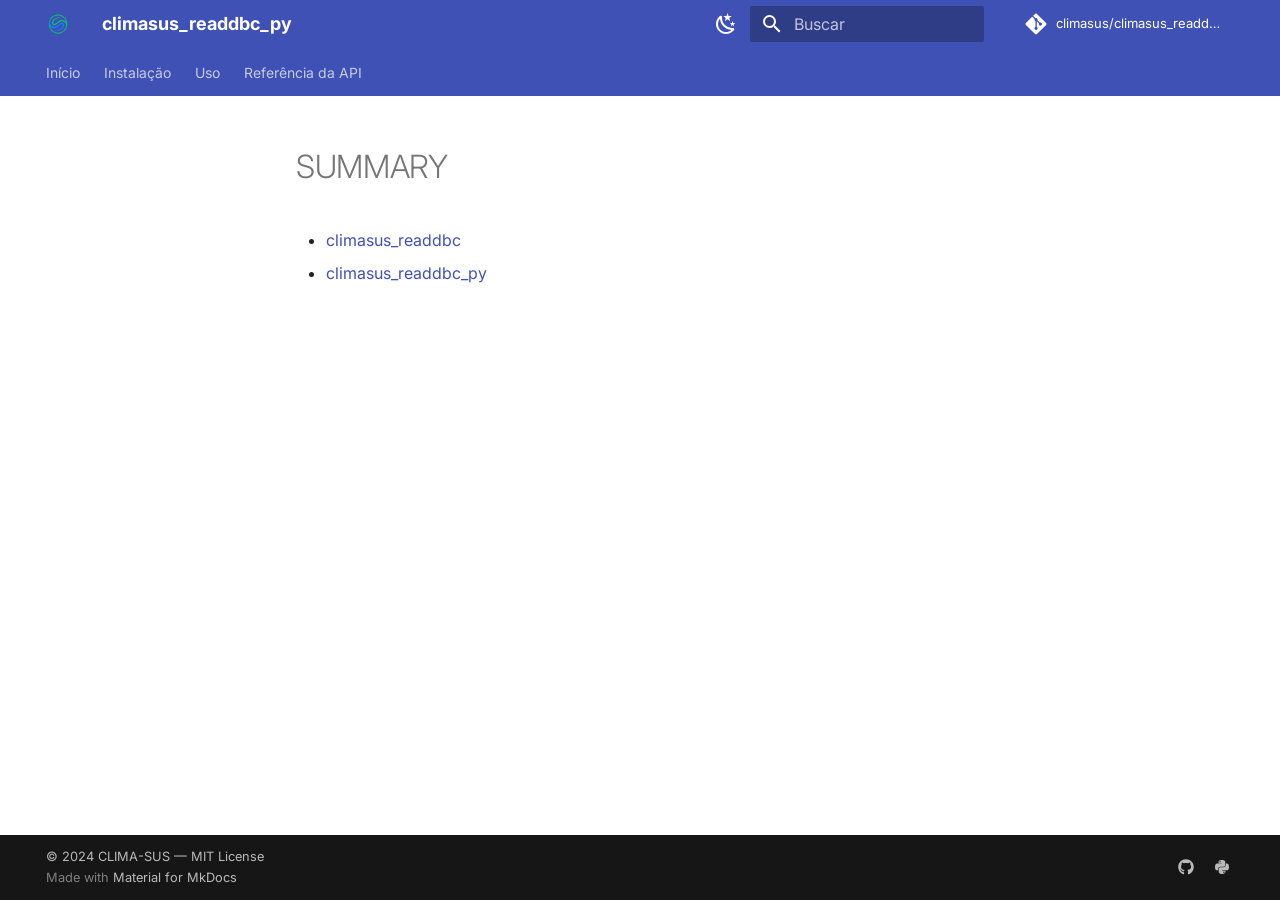
<file: reference/SUMMARY/index.html>
<!doctype html>
<html lang="pt" class="no-js">
  <head>
    
      <meta charset="utf-8">
      <meta name="viewport" content="width=device-width,initial-scale=1">
      
        <meta name="description" content="Pure-Python DBC/DBF reader for DATASUS files">
      
      
      
        <link rel="canonical" href="https://climasus.github.io/climasus_readdbc_py/reference/SUMMARY/">
      
      
      
      
        
      
      
      <link rel="icon" href="../../assets/logo.png">
      <meta name="generator" content="mkdocs-1.6.1, mkdocs-material-9.7.6">
    
    
      
        <title>SUMMARY - climasus_readdbc_py</title>
      
    
    
      <link rel="stylesheet" href="../../assets/stylesheets/main.484c7ddc.min.css">
      
        
        <link rel="stylesheet" href="../../assets/stylesheets/palette.ab4e12ef.min.css">
      
      


    
    
      
    
    
      
        
        
        <link rel="preconnect" href="https://fonts.gstatic.com" crossorigin>
        <link rel="stylesheet" href="https://fonts.googleapis.com/css?family=Inter:300,300i,400,400i,700,700i%7CJetBrains+Mono:400,400i,700,700i&display=fallback">
        <style>:root{--md-text-font:"Inter";--md-code-font:"JetBrains Mono"}</style>
      
    
    
      <link rel="stylesheet" href="../../assets/_mkdocstrings.css">
    
      <link rel="stylesheet" href="https://climasus.github.io/design-system/assets/css/style.css">
    
    <script>__md_scope=new URL("../..",location),__md_hash=e=>[...e].reduce(((e,_)=>(e<<5)-e+_.charCodeAt(0)),0),__md_get=(e,_=localStorage,t=__md_scope)=>JSON.parse(_.getItem(t.pathname+"."+e)),__md_set=(e,_,t=localStorage,a=__md_scope)=>{try{t.setItem(a.pathname+"."+e,JSON.stringify(_))}catch(e){}}</script>
    
      

    
    
  </head>
  
  
    
    
      
    
    
    
    
    <body dir="ltr" data-md-color-scheme="default" data-md-color-primary="custom" data-md-color-accent="custom">
  
    
    <input class="md-toggle" data-md-toggle="drawer" type="checkbox" id="__drawer" autocomplete="off">
    <input class="md-toggle" data-md-toggle="search" type="checkbox" id="__search" autocomplete="off">
    <label class="md-overlay" for="__drawer"></label>
    <div data-md-component="skip">
      
    </div>
    <div data-md-component="announce">
      
    </div>
    
    
      

<header class="md-header" data-md-component="header">
  <nav class="md-header__inner md-grid" aria-label="Cabeçalho">
    <a href="../.." title="climasus_readdbc_py" class="md-header__button md-logo" aria-label="climasus_readdbc_py" data-md-component="logo">
      
  <img src="../../assets/logo.png" alt="logo">

    </a>
    <label class="md-header__button md-icon" for="__drawer">
      
      <svg xmlns="http://www.w3.org/2000/svg" viewBox="0 0 24 24"><path d="M3 6h18v2H3zm0 5h18v2H3zm0 5h18v2H3z"/></svg>
    </label>
    <div class="md-header__title" data-md-component="header-title">
      <div class="md-header__ellipsis">
        <div class="md-header__topic">
          <span class="md-ellipsis">
            climasus_readdbc_py
          </span>
        </div>
        <div class="md-header__topic" data-md-component="header-topic">
          <span class="md-ellipsis">
            
              SUMMARY
            
          </span>
        </div>
      </div>
    </div>
    
      
        <form class="md-header__option" data-md-component="palette">
  
    
    
    
    <input class="md-option" data-md-color-media="(prefers-color-scheme: light)" data-md-color-scheme="default" data-md-color-primary="custom" data-md-color-accent="custom"  aria-label="Modo escuro"  type="radio" name="__palette" id="__palette_0">
    
      <label class="md-header__button md-icon" title="Modo escuro" for="__palette_1" hidden>
        <svg xmlns="http://www.w3.org/2000/svg" viewBox="0 0 24 24"><path d="m17.75 4.09-2.53 1.94.91 3.06-2.63-1.81-2.63 1.81.91-3.06-2.53-1.94L12.44 4l1.06-3 1.06 3zm3.5 6.91-1.64 1.25.59 1.98-1.7-1.17-1.7 1.17.59-1.98L15.75 11l2.06-.05L18.5 9l.69 1.95zm-2.28 4.95c.83-.08 1.72 1.1 1.19 1.85-.32.45-.66.87-1.08 1.27C15.17 23 8.84 23 4.94 19.07c-3.91-3.9-3.91-10.24 0-14.14.4-.4.82-.76 1.27-1.08.75-.53 1.93.36 1.85 1.19-.27 2.86.69 5.83 2.89 8.02a9.96 9.96 0 0 0 8.02 2.89m-1.64 2.02a12.08 12.08 0 0 1-7.8-3.47c-2.17-2.19-3.33-5-3.49-7.82-2.81 3.14-2.7 7.96.31 10.98 3.02 3.01 7.84 3.12 10.98.31"/></svg>
      </label>
    
  
    
    
    
    <input class="md-option" data-md-color-media="(prefers-color-scheme: dark)" data-md-color-scheme="slate" data-md-color-primary="custom" data-md-color-accent="custom"  aria-label="Modo claro"  type="radio" name="__palette" id="__palette_1">
    
      <label class="md-header__button md-icon" title="Modo claro" for="__palette_0" hidden>
        <svg xmlns="http://www.w3.org/2000/svg" viewBox="0 0 24 24"><path d="M12 7a5 5 0 0 1 5 5 5 5 0 0 1-5 5 5 5 0 0 1-5-5 5 5 0 0 1 5-5m0 2a3 3 0 0 0-3 3 3 3 0 0 0 3 3 3 3 0 0 0 3-3 3 3 0 0 0-3-3m0-7 2.39 3.42C13.65 5.15 12.84 5 12 5s-1.65.15-2.39.42zM3.34 7l4.16-.35A7.2 7.2 0 0 0 5.94 8.5c-.44.74-.69 1.5-.83 2.29zm.02 10 1.76-3.77a7.131 7.131 0 0 0 2.38 4.14zM20.65 7l-1.77 3.79a7.02 7.02 0 0 0-2.38-4.15zm-.01 10-4.14.36c.59-.51 1.12-1.14 1.54-1.86.42-.73.69-1.5.83-2.29zM12 22l-2.41-3.44c.74.27 1.55.44 2.41.44.82 0 1.63-.17 2.37-.44z"/></svg>
      </label>
    
  
</form>
      
    
    
      <script>var palette=__md_get("__palette");if(palette&&palette.color){if("(prefers-color-scheme)"===palette.color.media){var media=matchMedia("(prefers-color-scheme: light)"),input=document.querySelector(media.matches?"[data-md-color-media='(prefers-color-scheme: light)']":"[data-md-color-media='(prefers-color-scheme: dark)']");palette.color.media=input.getAttribute("data-md-color-media"),palette.color.scheme=input.getAttribute("data-md-color-scheme"),palette.color.primary=input.getAttribute("data-md-color-primary"),palette.color.accent=input.getAttribute("data-md-color-accent")}for(var[key,value]of Object.entries(palette.color))document.body.setAttribute("data-md-color-"+key,value)}</script>
    
    
    
      
      
        <label class="md-header__button md-icon" for="__search">
          
          <svg xmlns="http://www.w3.org/2000/svg" viewBox="0 0 24 24"><path d="M9.5 3A6.5 6.5 0 0 1 16 9.5c0 1.61-.59 3.09-1.56 4.23l.27.27h.79l5 5-1.5 1.5-5-5v-.79l-.27-.27A6.52 6.52 0 0 1 9.5 16 6.5 6.5 0 0 1 3 9.5 6.5 6.5 0 0 1 9.5 3m0 2C7 5 5 7 5 9.5S7 14 9.5 14 14 12 14 9.5 12 5 9.5 5"/></svg>
        </label>
        <div class="md-search" data-md-component="search" role="dialog">
  <label class="md-search__overlay" for="__search"></label>
  <div class="md-search__inner" role="search">
    <form class="md-search__form" name="search">
      <input type="text" class="md-search__input" name="query" aria-label="Buscar" placeholder="Buscar" autocapitalize="off" autocorrect="off" autocomplete="off" spellcheck="false" data-md-component="search-query" required>
      <label class="md-search__icon md-icon" for="__search">
        
        <svg xmlns="http://www.w3.org/2000/svg" viewBox="0 0 24 24"><path d="M9.5 3A6.5 6.5 0 0 1 16 9.5c0 1.61-.59 3.09-1.56 4.23l.27.27h.79l5 5-1.5 1.5-5-5v-.79l-.27-.27A6.52 6.52 0 0 1 9.5 16 6.5 6.5 0 0 1 3 9.5 6.5 6.5 0 0 1 9.5 3m0 2C7 5 5 7 5 9.5S7 14 9.5 14 14 12 14 9.5 12 5 9.5 5"/></svg>
        
        <svg xmlns="http://www.w3.org/2000/svg" viewBox="0 0 24 24"><path d="M20 11v2H8l5.5 5.5-1.42 1.42L4.16 12l7.92-7.92L13.5 5.5 8 11z"/></svg>
      </label>
      <nav class="md-search__options" aria-label="Pesquisar">
        
        <button type="reset" class="md-search__icon md-icon" title="Limpar" aria-label="Limpar" tabindex="-1">
          
          <svg xmlns="http://www.w3.org/2000/svg" viewBox="0 0 24 24"><path d="M19 6.41 17.59 5 12 10.59 6.41 5 5 6.41 10.59 12 5 17.59 6.41 19 12 13.41 17.59 19 19 17.59 13.41 12z"/></svg>
        </button>
      </nav>
      
        <div class="md-search__suggest" data-md-component="search-suggest"></div>
      
    </form>
    <div class="md-search__output">
      <div class="md-search__scrollwrap" tabindex="0" data-md-scrollfix>
        <div class="md-search-result" data-md-component="search-result">
          <div class="md-search-result__meta">
            Inicializando a pesquisa
          </div>
          <ol class="md-search-result__list" role="presentation"></ol>
        </div>
      </div>
    </div>
  </div>
</div>
      
    
    
      <div class="md-header__source">
        <a href="https://github.com/climasus/climasus_readdbc_py" title="Ir ao repositório" class="md-source" data-md-component="source">
  <div class="md-source__icon md-icon">
    
    <svg xmlns="http://www.w3.org/2000/svg" viewBox="0 0 448 512"><!--! Font Awesome Free 7.1.0 by @fontawesome - https://fontawesome.com License - https://fontawesome.com/license/free (Icons: CC BY 4.0, Fonts: SIL OFL 1.1, Code: MIT License) Copyright 2025 Fonticons, Inc.--><path d="M439.6 236.1 244 40.5c-5.4-5.5-12.8-8.5-20.4-8.5s-15 3-20.4 8.4L162.5 81l51.5 51.5c27.1-9.1 52.7 16.8 43.4 43.7l49.7 49.7c34.2-11.8 61.2 31 35.5 56.7-26.5 26.5-70.2-2.9-56-37.3L240.3 199v121.9c25.3 12.5 22.3 41.8 9.1 55-6.4 6.4-15.2 10.1-24.3 10.1s-17.8-3.6-24.3-10.1c-17.6-17.6-11.1-46.9 11.2-56v-123c-20.8-8.5-24.6-30.7-18.6-45L142.6 101 8.5 235.1C3 240.6 0 247.9 0 255.5s3 15 8.5 20.4l195.6 195.7c5.4 5.4 12.7 8.4 20.4 8.4s15-3 20.4-8.4l194.7-194.7c5.4-5.4 8.4-12.8 8.4-20.4s-3-15-8.4-20.4"/></svg>
  </div>
  <div class="md-source__repository">
    climasus/climasus_readdbc_py
  </div>
</a>
      </div>
    
  </nav>
  
</header>
    
    <div class="md-container" data-md-component="container">
      
      
        
          
            
<nav class="md-tabs" aria-label="Abas" data-md-component="tabs">
  <div class="md-grid">
    <ul class="md-tabs__list">
      
        
  
  
  
  
    <li class="md-tabs__item">
      <a href="../.." class="md-tabs__link">
        
  
  
    
  
  Início

      </a>
    </li>
  

      
        
  
  
  
  
    <li class="md-tabs__item">
      <a href="../../installation/" class="md-tabs__link">
        
  
  
    
  
  Instalação

      </a>
    </li>
  

      
        
  
  
  
  
    <li class="md-tabs__item">
      <a href="../../usage/" class="md-tabs__link">
        
  
  
    
  
  Uso

      </a>
    </li>
  

      
        
  
  
  
  
    
    
      <li class="md-tabs__item">
        <a href="../climasus_readdbc/" class="md-tabs__link">
          
  
  
  Referência da API

        </a>
      </li>
    
  

      
    </ul>
  </div>
</nav>
          
        
      
      <main class="md-main" data-md-component="main">
        <div class="md-main__inner md-grid">
          
            
              
              <div class="md-sidebar md-sidebar--primary" data-md-component="sidebar" data-md-type="navigation" >
                <div class="md-sidebar__scrollwrap">
                  <div class="md-sidebar__inner">
                    


  


<nav class="md-nav md-nav--primary md-nav--lifted" aria-label="Navegação" data-md-level="0">
  <label class="md-nav__title" for="__drawer">
    <a href="../.." title="climasus_readdbc_py" class="md-nav__button md-logo" aria-label="climasus_readdbc_py" data-md-component="logo">
      
  <img src="../../assets/logo.png" alt="logo">

    </a>
    climasus_readdbc_py
  </label>
  
    <div class="md-nav__source">
      <a href="https://github.com/climasus/climasus_readdbc_py" title="Ir ao repositório" class="md-source" data-md-component="source">
  <div class="md-source__icon md-icon">
    
    <svg xmlns="http://www.w3.org/2000/svg" viewBox="0 0 448 512"><!--! Font Awesome Free 7.1.0 by @fontawesome - https://fontawesome.com License - https://fontawesome.com/license/free (Icons: CC BY 4.0, Fonts: SIL OFL 1.1, Code: MIT License) Copyright 2025 Fonticons, Inc.--><path d="M439.6 236.1 244 40.5c-5.4-5.5-12.8-8.5-20.4-8.5s-15 3-20.4 8.4L162.5 81l51.5 51.5c27.1-9.1 52.7 16.8 43.4 43.7l49.7 49.7c34.2-11.8 61.2 31 35.5 56.7-26.5 26.5-70.2-2.9-56-37.3L240.3 199v121.9c25.3 12.5 22.3 41.8 9.1 55-6.4 6.4-15.2 10.1-24.3 10.1s-17.8-3.6-24.3-10.1c-17.6-17.6-11.1-46.9 11.2-56v-123c-20.8-8.5-24.6-30.7-18.6-45L142.6 101 8.5 235.1C3 240.6 0 247.9 0 255.5s3 15 8.5 20.4l195.6 195.7c5.4 5.4 12.7 8.4 20.4 8.4s15-3 20.4-8.4l194.7-194.7c5.4-5.4 8.4-12.8 8.4-20.4s-3-15-8.4-20.4"/></svg>
  </div>
  <div class="md-source__repository">
    climasus/climasus_readdbc_py
  </div>
</a>
    </div>
  
  <ul class="md-nav__list" data-md-scrollfix>
    
      
      
  
  
  
  
    <li class="md-nav__item">
      <a href="../.." class="md-nav__link">
        
  
  
  <span class="md-ellipsis">
    
  
    Início
  

    
  </span>
  
  

      </a>
    </li>
  

    
      
      
  
  
  
  
    <li class="md-nav__item">
      <a href="../../installation/" class="md-nav__link">
        
  
  
  <span class="md-ellipsis">
    
  
    Instalação
  

    
  </span>
  
  

      </a>
    </li>
  

    
      
      
  
  
  
  
    <li class="md-nav__item">
      <a href="../../usage/" class="md-nav__link">
        
  
  
  <span class="md-ellipsis">
    
  
    Uso
  

    
  </span>
  
  

      </a>
    </li>
  

    
      
      
  
  
  
  
    
    
    
    
      
      
    
    
    <li class="md-nav__item md-nav__item--nested">
      
        
        
        <input class="md-nav__toggle md-toggle " type="checkbox" id="__nav_4" >
        
          
          <label class="md-nav__link" for="__nav_4" id="__nav_4_label" tabindex="0">
            
  
  
  <span class="md-ellipsis">
    
  
    Referência da API
  

    
  </span>
  
  

            <span class="md-nav__icon md-icon"></span>
          </label>
        
        <nav class="md-nav" data-md-level="1" aria-labelledby="__nav_4_label" aria-expanded="false">
          <label class="md-nav__title" for="__nav_4">
            <span class="md-nav__icon md-icon"></span>
            
  
    Referência da API
  

          </label>
          <ul class="md-nav__list" data-md-scrollfix>
            
              
                
  
  
  
  
    <li class="md-nav__item">
      <a href="../climasus_readdbc/" class="md-nav__link">
        
  
  
  <span class="md-ellipsis">
    
  
    climasus_readdbc
  

    
  </span>
  
  

      </a>
    </li>
  

              
            
              
                
  
  
  
  
    <li class="md-nav__item">
      <a href="../climasus_readdbc_py/" class="md-nav__link">
        
  
  
  <span class="md-ellipsis">
    
  
    climasus_readdbc_py
  

    
  </span>
  
  

      </a>
    </li>
  

              
            
          </ul>
        </nav>
      
    </li>
  

    
  </ul>
</nav>
                  </div>
                </div>
              </div>
            
            
              
              <div class="md-sidebar md-sidebar--secondary" data-md-component="sidebar" data-md-type="toc" >
                <div class="md-sidebar__scrollwrap">
                  <div class="md-sidebar__inner">
                    

<nav class="md-nav md-nav--secondary" aria-label="Índice">
  
  
  
  
</nav>
                  </div>
                </div>
              </div>
            
          
          
            <div class="md-content" data-md-component="content">
              
              <article class="md-content__inner md-typeset">
                
                  



  <h1>SUMMARY</h1>

<ul>
<li><a href="../climasus_readdbc/">climasus_readdbc</a></li>
<li><a href="../climasus_readdbc_py/">climasus_readdbc_py</a></li>
</ul>












                
              </article>
            </div>
          
          
<script>var target=document.getElementById(location.hash.slice(1));target&&target.name&&(target.checked=target.name.startsWith("__tabbed_"))</script>
        </div>
        
          <button type="button" class="md-top md-icon" data-md-component="top" hidden>
  
  <svg xmlns="http://www.w3.org/2000/svg" viewBox="0 0 24 24"><path d="M13 20h-2V8l-5.5 5.5-1.42-1.42L12 4.16l7.92 7.92-1.42 1.42L13 8z"/></svg>
  Voltar ao topo
</button>
        
      </main>
      
        <footer class="md-footer">
  
  <div class="md-footer-meta md-typeset">
    <div class="md-footer-meta__inner md-grid">
      <div class="md-copyright">
  
    <div class="md-copyright__highlight">
      © 2024 CLIMA-SUS — MIT License
    </div>
  
  
    Made with
    <a href="https://squidfunk.github.io/mkdocs-material/" target="_blank" rel="noopener">
      Material for MkDocs
    </a>
  
</div>
      
        
<div class="md-social">
  
    
    
    
    
      
      
    
    <a href="https://github.com/climasus" target="_blank" rel="noopener" title="github.com" class="md-social__link">
      <svg xmlns="http://www.w3.org/2000/svg" viewBox="0 0 512 512"><!--! Font Awesome Free 7.1.0 by @fontawesome - https://fontawesome.com License - https://fontawesome.com/license/free (Icons: CC BY 4.0, Fonts: SIL OFL 1.1, Code: MIT License) Copyright 2025 Fonticons, Inc.--><path d="M173.9 397.4c0 2-2.3 3.6-5.2 3.6-3.3.3-5.6-1.3-5.6-3.6 0-2 2.3-3.6 5.2-3.6 3-.3 5.6 1.3 5.6 3.6m-31.1-4.5c-.7 2 1.3 4.3 4.3 4.9 2.6 1 5.6 0 6.2-2s-1.3-4.3-4.3-5.2c-2.6-.7-5.5.3-6.2 2.3m44.2-1.7c-2.9.7-4.9 2.6-4.6 4.9.3 2 2.9 3.3 5.9 2.6 2.9-.7 4.9-2.6 4.6-4.6-.3-1.9-3-3.2-5.9-2.9M252.8 8C114.1 8 8 113.3 8 252c0 110.9 69.8 205.8 169.5 239.2 12.8 2.3 17.3-5.6 17.3-12.1 0-6.2-.3-40.4-.3-61.4 0 0-70 15-84.7-29.8 0 0-11.4-29.1-27.8-36.6 0 0-22.9-15.7 1.6-15.4 0 0 24.9 2 38.6 25.8 21.9 38.6 58.6 27.5 72.9 20.9 2.3-16 8.8-27.1 16-33.7-55.9-6.2-112.3-14.3-112.3-110.5 0-27.5 7.6-41.3 23.6-58.9-2.6-6.5-11.1-33.3 2.6-67.9 20.9-6.5 69 27 69 27 20-5.6 41.5-8.5 62.8-8.5s42.8 2.9 62.8 8.5c0 0 48.1-33.6 69-27 13.7 34.7 5.2 61.4 2.6 67.9 16 17.7 25.8 31.5 25.8 58.9 0 96.5-58.9 104.2-114.8 110.5 9.2 7.9 17 22.9 17 46.4 0 33.7-.3 75.4-.3 83.6 0 6.5 4.6 14.4 17.3 12.1C436.2 457.8 504 362.9 504 252 504 113.3 391.5 8 252.8 8M105.2 352.9c-1.3 1-1 3.3.7 5.2 1.6 1.6 3.9 2.3 5.2 1 1.3-1 1-3.3-.7-5.2-1.6-1.6-3.9-2.3-5.2-1m-10.8-8.1c-.7 1.3.3 2.9 2.3 3.9 1.6 1 3.6.7 4.3-.7.7-1.3-.3-2.9-2.3-3.9-2-.6-3.6-.3-4.3.7m32.4 35.6c-1.6 1.3-1 4.3 1.3 6.2 2.3 2.3 5.2 2.6 6.5 1 1.3-1.3.7-4.3-1.3-6.2-2.2-2.3-5.2-2.6-6.5-1m-11.4-14.7c-1.6 1-1.6 3.6 0 5.9s4.3 3.3 5.6 2.3c1.6-1.3 1.6-3.9 0-6.2-1.4-2.3-4-3.3-5.6-2"/></svg>
    </a>
  
    
    
    
    
      
      
    
    <a href="https://pypi.org/project/climasus_readdbc_py/" target="_blank" rel="noopener" title="pypi.org" class="md-social__link">
      <svg xmlns="http://www.w3.org/2000/svg" viewBox="0 0 448 512"><!--! Font Awesome Free 7.1.0 by @fontawesome - https://fontawesome.com License - https://fontawesome.com/license/free (Icons: CC BY 4.0, Fonts: SIL OFL 1.1, Code: MIT License) Copyright 2025 Fonticons, Inc.--><path d="M439.8 200.5c-7.7-30.9-22.3-54.2-53.4-54.2h-40.1v47.4c0 36.8-31.2 67.8-66.8 67.8H172.7c-29.2 0-53.4 25-53.4 54.3v101.8c0 29 25.2 46 53.4 54.3 33.8 9.9 66.3 11.7 106.8 0 26.9-7.8 53.4-23.5 53.4-54.3v-40.7H226.2v-13.6h160.2c31.1 0 42.6-21.7 53.4-54.2 11.2-33.5 10.7-65.7 0-108.6M286.2 444.7a20.4 20.4 0 1 1 0-40.7 20.4 20.4 0 1 1 0 40.7M167.8 248.1h106.8c29.7 0 53.4-24.5 53.4-54.3V91.9c0-29-24.4-50.7-53.4-55.6-35.8-5.9-74.7-5.6-106.8.1-45.2 8-53.4 24.7-53.4 55.6v40.7h106.9v13.6h-147c-31.1 0-58.3 18.7-66.8 54.2-9.8 40.7-10.2 66.1 0 108.6 7.6 31.6 25.7 54.2 56.8 54.2H101v-48.8c0-35.3 30.5-66.4 66.8-66.4m-6.6-183.4a20.4 20.4 0 1 1 0 40.8 20.4 20.4 0 1 1 0-40.8"/></svg>
    </a>
  
</div>
      
    </div>
  </div>
</footer>
      
    </div>
    <div class="md-dialog" data-md-component="dialog">
      <div class="md-dialog__inner md-typeset"></div>
    </div>
    
    
    
      
      
      <script id="__config" type="application/json">{"annotate": null, "base": "../..", "features": ["navigation.tabs", "navigation.top", "search.highlight", "search.suggest", "content.code.copy", "toc.follow"], "search": "../../assets/javascripts/workers/search.2c215733.min.js", "tags": null, "translations": {"clipboard.copied": "Copiado para \u00e1rea de transfer\u00eancia", "clipboard.copy": "Copiar para \u00e1rea de transfer\u00eancia", "search.result.more.one": "Mais 1 nesta p\u00e1gina", "search.result.more.other": "Mais # nesta p\u00e1gina", "search.result.none": "Nenhum resultado encontrado", "search.result.one": "1 resultado encontrado", "search.result.other": "# resultados encontrados", "search.result.placeholder": "Digite para iniciar a busca", "search.result.term.missing": "Ausente", "select.version": "Selecione a vers\u00e3o"}, "version": null}</script>
    
    
      <script src="../../assets/javascripts/bundle.79ae519e.min.js"></script>
      
        <script src="../../assets/climasus.js"></script>
      
    
  </body>
</html>
</file>
<file: assets/_mkdocstrings.css>
/* Avoid breaking parameter names, etc. in table cells. */
.doc-contents td code {
  word-break: normal !important;
}

/* No line break before first paragraph of descriptions. */
.doc-md-description,
.doc-md-description>p:first-child {
  display: inline;
}

/* No text transformation from Material for MkDocs for H5 headings. */
.md-typeset h5 .doc-object-name {
  text-transform: none;
}

/* Max width for docstring sections tables. */
.doc .md-typeset__table,
.doc .md-typeset__table table {
  display: table !important;
  width: 100%;
}

.doc .md-typeset__table tr {
  display: table-row;
}

/* Defaults in Spacy table style. */
.doc-param-default,
.doc-type_param-default {
  float: right;
}

/* Parameter headings must be inline, not blocks. */
.doc-heading-parameter,
.doc-heading-type_parameter {
  display: inline;
}

/* Default font size for parameter headings. */
.md-typeset .doc-heading-parameter {
  font-size: inherit;
}

/* Prefer space on the right, not the left of parameter permalinks. */
.doc-heading-parameter .headerlink,
.doc-heading-type_parameter .headerlink {
  margin-left: 0 !important;
  margin-right: 0.2rem;
}

/* Backward-compatibility: docstring section titles in bold. */
.doc-section-title {
  font-weight: bold;
}

/* Backlinks crumb separator. */
.doc-backlink-crumb {
  display: inline-flex;
  gap: .2rem;
  white-space: nowrap;
  align-items: center;
  vertical-align: middle;
}
.doc-backlink-crumb:not(:first-child)::before {
  background-color: var(--md-default-fg-color--lighter);
  content: "";
  display: inline;
  height: 1rem;
  --md-path-icon: url('data:image/svg+xml;charset=utf-8,<svg xmlns="http://www.w3.org/2000/svg" viewBox="0 0 24 24"><path d="M8.59 16.58 13.17 12 8.59 7.41 10 6l6 6-6 6z"/></svg>');
  -webkit-mask-image: var(--md-path-icon);
  mask-image: var(--md-path-icon);
  width: 1rem;
}
.doc-backlink-crumb.last {
  font-weight: bold;
}

/* Symbols in Navigation and ToC. */
:root, :host,
[data-md-color-scheme="default"] {
  --doc-symbol-parameter-fg-color: #df50af;
  --doc-symbol-type_parameter-fg-color: #df50af;
  --doc-symbol-attribute-fg-color: #953800;
  --doc-symbol-function-fg-color: #8250df;
  --doc-symbol-method-fg-color: #8250df;
  --doc-symbol-class-fg-color: #0550ae;
  --doc-symbol-type_alias-fg-color: #0550ae;
  --doc-symbol-module-fg-color: #5cad0f;

  --doc-symbol-parameter-bg-color: #df50af1a;
  --doc-symbol-type_parameter-bg-color: #df50af1a;
  --doc-symbol-attribute-bg-color: #9538001a;
  --doc-symbol-function-bg-color: #8250df1a;
  --doc-symbol-method-bg-color: #8250df1a;
  --doc-symbol-class-bg-color: #0550ae1a;
  --doc-symbol-type_alias-bg-color: #0550ae1a;
  --doc-symbol-module-bg-color: #5cad0f1a;
}

[data-md-color-scheme="slate"] {
  --doc-symbol-parameter-fg-color: #ffa8cc;
  --doc-symbol-type_parameter-fg-color: #ffa8cc;
  --doc-symbol-attribute-fg-color: #ffa657;
  --doc-symbol-function-fg-color: #d2a8ff;
  --doc-symbol-method-fg-color: #d2a8ff;
  --doc-symbol-class-fg-color: #79c0ff;
  --doc-symbol-type_alias-fg-color: #79c0ff;
  --doc-symbol-module-fg-color: #baff79;

  --doc-symbol-parameter-bg-color: #ffa8cc1a;
  --doc-symbol-type_parameter-bg-color: #ffa8cc1a;
  --doc-symbol-attribute-bg-color: #ffa6571a;
  --doc-symbol-function-bg-color: #d2a8ff1a;
  --doc-symbol-method-bg-color: #d2a8ff1a;
  --doc-symbol-class-bg-color: #79c0ff1a;
  --doc-symbol-type_alias-bg-color: #79c0ff1a;
  --doc-symbol-module-bg-color: #baff791a;
}

code.doc-symbol {
  border-radius: .1rem;
  font-size: .85em;
  padding: 0 .3em;
  font-weight: bold;
}

code.doc-symbol-parameter,
a code.doc-symbol-parameter {
  color: var(--doc-symbol-parameter-fg-color);
  background-color: var(--doc-symbol-parameter-bg-color);
}

code.doc-symbol-parameter::after {
  content: "param";
}

code.doc-symbol-type_parameter,
a code.doc-symbol-type_parameter {
  color: var(--doc-symbol-type_parameter-fg-color);
  background-color: var(--doc-symbol-type_parameter-bg-color);
}

code.doc-symbol-type_parameter::after {
  content: "type-param";
}

code.doc-symbol-attribute,
a code.doc-symbol-attribute {
  color: var(--doc-symbol-attribute-fg-color);
  background-color: var(--doc-symbol-attribute-bg-color);
}

code.doc-symbol-attribute::after {
  content: "attr";
}

code.doc-symbol-function,
a code.doc-symbol-function {
  color: var(--doc-symbol-function-fg-color);
  background-color: var(--doc-symbol-function-bg-color);
}

code.doc-symbol-function::after {
  content: "func";
}

code.doc-symbol-method,
a code.doc-symbol-method {
  color: var(--doc-symbol-method-fg-color);
  background-color: var(--doc-symbol-method-bg-color);
}

code.doc-symbol-method::after {
  content: "meth";
}

code.doc-symbol-class,
a code.doc-symbol-class {
  color: var(--doc-symbol-class-fg-color);
  background-color: var(--doc-symbol-class-bg-color);
}

code.doc-symbol-class::after {
  content: "class";
}


code.doc-symbol-type_alias,
a code.doc-symbol-type_alias {
  color: var(--doc-symbol-type_alias-fg-color);
  background-color: var(--doc-symbol-type_alias-bg-color);
}

code.doc-symbol-type_alias::after {
  content: "type";
}

code.doc-symbol-module,
a code.doc-symbol-module {
  color: var(--doc-symbol-module-fg-color);
  background-color: var(--doc-symbol-module-bg-color);
}

code.doc-symbol-module::after {
  content: "mod";
}

.doc-signature .autorefs {
  color: inherit;
  border-bottom: 1px dotted currentcolor;
}

/* Source code blocks (admonitions). */
:root {
  --md-admonition-icon--mkdocstrings-source: url('data:image/svg+xml;charset=utf-8,<svg xmlns="http://www.w3.org/2000/svg" viewBox="0 0 24 24"><path d="M15.22 4.97a.75.75 0 0 1 1.06 0l6.5 6.5a.75.75 0 0 1 0 1.06l-6.5 6.5a.749.749 0 0 1-1.275-.326.75.75 0 0 1 .215-.734L21.19 12l-5.97-5.97a.75.75 0 0 1 0-1.06m-6.44 0a.75.75 0 0 1 0 1.06L2.81 12l5.97 5.97a.749.749 0 0 1-.326 1.275.75.75 0 0 1-.734-.215l-6.5-6.5a.75.75 0 0 1 0-1.06l6.5-6.5a.75.75 0 0 1 1.06 0"/></svg>')
}
.md-typeset .admonition.mkdocstrings-source,
.md-typeset details.mkdocstrings-source {
  border: none;
  padding: 0;
}
.md-typeset .admonition.mkdocstrings-source:focus-within,
.md-typeset details.mkdocstrings-source:focus-within {
  box-shadow: none;
}
.md-typeset .mkdocstrings-source > .admonition-title,
.md-typeset .mkdocstrings-source > summary {
  background-color: inherit;
}
.md-typeset .mkdocstrings-source > .admonition-title::before,
.md-typeset .mkdocstrings-source > summary::before {
  background-color: var(--md-default-fg-color);
  -webkit-mask-image: var(--md-admonition-icon--mkdocstrings-source);
          mask-image: var(--md-admonition-icon--mkdocstrings-source);
}
</file>
<file: assets/stylesheets/main.484c7ddc.min.css>
@charset "UTF-8";html{-webkit-text-size-adjust:none;-moz-text-size-adjust:none;text-size-adjust:none;box-sizing:border-box}*,:after,:before{box-sizing:inherit}@media (prefers-reduced-motion){*,:after,:before{transition:none!important}}body{margin:0}a,button,input,label{-webkit-tap-highlight-color:transparent}a{color:inherit;text-decoration:none}hr{border:0;box-sizing:initial;display:block;height:.05rem;overflow:visible;padding:0}small{font-size:80%}sub,sup{line-height:1em}img{border-style:none}table{border-collapse:initial;border-spacing:0}td,th{font-weight:400;vertical-align:top}button{background:#0000;border:0;font-family:inherit;font-size:inherit;margin:0;padding:0}input{border:0;outline:none}:root{--md-primary-fg-color:#4051b5;--md-primary-fg-color--light:#5d6cc0;--md-primary-fg-color--dark:#303fa1;--md-primary-bg-color:#fff;--md-primary-bg-color--light:#ffffffb3;--md-accent-fg-color:#526cfe;--md-accent-fg-color--transparent:#526cfe1a;--md-accent-bg-color:#fff;--md-accent-bg-color--light:#ffffffb3}[data-md-color-scheme=default]{color-scheme:light}[data-md-color-scheme=default] img[src$="#gh-dark-mode-only"],[data-md-color-scheme=default] img[src$="#only-dark"]{display:none}:root,[data-md-color-scheme=default]{--md-hue:225deg;--md-default-fg-color:#000000de;--md-default-fg-color--light:#0000008a;--md-default-fg-color--lighter:#00000052;--md-default-fg-color--lightest:#00000012;--md-default-bg-color:#fff;--md-default-bg-color--light:#ffffffb3;--md-default-bg-color--lighter:#ffffff4d;--md-default-bg-color--lightest:#ffffff1f;--md-code-fg-color:#36464e;--md-code-bg-color:#f5f5f5;--md-code-bg-color--light:#f5f5f5b3;--md-code-bg-color--lighter:#f5f5f54d;--md-code-hl-color:#4287ff;--md-code-hl-color--light:#4287ff1a;--md-code-hl-number-color:#d52a2a;--md-code-hl-special-color:#db1457;--md-code-hl-function-color:#a846b9;--md-code-hl-constant-color:#6e59d9;--md-code-hl-keyword-color:#3f6ec6;--md-code-hl-string-color:#1c7d4d;--md-code-hl-name-color:var(--md-code-fg-color);--md-code-hl-operator-color:var(--md-default-fg-color--light);--md-code-hl-punctuation-color:var(--md-default-fg-color--light);--md-code-hl-comment-color:var(--md-default-fg-color--light);--md-code-hl-generic-color:var(--md-default-fg-color--light);--md-code-hl-variable-color:var(--md-default-fg-color--light);--md-typeset-color:var(--md-default-fg-color);--md-typeset-a-color:var(--md-primary-fg-color);--md-typeset-del-color:#f5503d26;--md-typeset-ins-color:#0bd57026;--md-typeset-kbd-color:#fafafa;--md-typeset-kbd-accent-color:#fff;--md-typeset-kbd-border-color:#b8b8b8;--md-typeset-mark-color:#ffff0080;--md-typeset-table-color:#0000001f;--md-typeset-table-color--light:rgba(0,0,0,.035);--md-admonition-fg-color:var(--md-default-fg-color);--md-admonition-bg-color:var(--md-default-bg-color);--md-warning-fg-color:#000000de;--md-warning-bg-color:#ff9;--md-footer-fg-color:#fff;--md-footer-fg-color--light:#ffffffb3;--md-footer-fg-color--lighter:#ffffff73;--md-footer-bg-color:#000000de;--md-footer-bg-color--dark:#00000052;--md-shadow-z1:0 0.2rem 0.5rem #0000000d,0 0 0.05rem #0000001a;--md-shadow-z2:0 0.2rem 0.5rem #0000001a,0 0 0.05rem #00000040;--md-shadow-z3:0 0.2rem 0.5rem #0003,0 0 0.05rem #00000059}.md-icon svg{fill:currentcolor;display:block;height:1.2rem;width:1.2rem}body{-webkit-font-smoothing:antialiased;-moz-osx-font-smoothing:grayscale;--md-text-font-family:var(--md-text-font,_),-apple-system,BlinkMacSystemFont,Helvetica,Arial,sans-serif;--md-code-font-family:var(--md-code-font,_),SFMono-Regular,Consolas,Menlo,monospace}aside,body,input{font-feature-settings:"kern","liga";color:var(--md-typeset-color);font-family:var(--md-text-font-family)}code,kbd,pre{font-feature-settings:"kern";font-family:var(--md-code-font-family)}:root{--md-typeset-table-sort-icon:url('data:image/svg+xml;charset=utf-8,<svg xmlns="http://www.w3.org/2000/svg" viewBox="0 0 24 24"><path d="m18 21-4-4h3V7h-3l4-4 4 4h-3v10h3M2 19v-2h10v2M2 13v-2h7v2M2 7V5h4v2z"/></svg>');--md-typeset-table-sort-icon--asc:url('data:image/svg+xml;charset=utf-8,<svg xmlns="http://www.w3.org/2000/svg" viewBox="0 0 24 24"><path d="M19 17h3l-4 4-4-4h3V3h2M2 17h10v2H2M6 5v2H2V5m0 6h7v2H2z"/></svg>');--md-typeset-table-sort-icon--desc:url('data:image/svg+xml;charset=utf-8,<svg xmlns="http://www.w3.org/2000/svg" viewBox="0 0 24 24"><path d="M19 7h3l-4-4-4 4h3v14h2M2 17h10v2H2M6 5v2H2V5m0 6h7v2H2z"/></svg>')}.md-typeset{-webkit-print-color-adjust:exact;color-adjust:exact;font-size:.8rem;line-height:1.6;overflow-wrap:break-word}@media print{.md-typeset{font-size:.68rem}}.md-typeset blockquote,.md-typeset dl,.md-typeset figure,.md-typeset ol,.md-typeset pre,.md-typeset ul{margin-bottom:1em;margin-top:1em}.md-typeset h1{color:var(--md-default-fg-color--light);font-size:2em;line-height:1.3;margin:0 0 1.25em}.md-typeset h1,.md-typeset h2{font-weight:300;letter-spacing:-.01em}.md-typeset h2{font-size:1.5625em;line-height:1.4;margin:1.6em 0 .64em}.md-typeset h3{font-size:1.25em;font-weight:400;letter-spacing:-.01em;line-height:1.5;margin:1.6em 0 .8em}.md-typeset h2+h3{margin-top:.8em}.md-typeset h4{font-weight:700;letter-spacing:-.01em;margin:1em 0}.md-typeset h5,.md-typeset h6{color:var(--md-default-fg-color--light);font-size:.8em;font-weight:700;letter-spacing:-.01em;margin:1.25em 0}.md-typeset h5{text-transform:uppercase}.md-typeset h5 code{text-transform:none}.md-typeset hr{border-bottom:.05rem solid var(--md-default-fg-color--lightest);display:flow-root;margin:1.5em 0}.md-typeset a{color:var(--md-typeset-a-color);word-break:break-word}.md-typeset a,.md-typeset a:before{transition:color 125ms}.md-typeset a:focus,.md-typeset a:hover{color:var(--md-accent-fg-color)}.md-typeset a:focus code,.md-typeset a:hover code{background-color:var(--md-accent-fg-color--transparent);color:var(--md-accent-fg-color)}.md-typeset a code{color:var(--md-typeset-a-color)}.md-typeset a.focus-visible{outline-color:var(--md-accent-fg-color);outline-offset:.2rem}.md-typeset code,.md-typeset kbd,.md-typeset pre{color:var(--md-code-fg-color);direction:ltr;font-variant-ligatures:none;transition:background-color 125ms}@media print{.md-typeset code,.md-typeset kbd,.md-typeset pre{white-space:pre-wrap}}.md-typeset code{background-color:var(--md-code-bg-color);border-radius:.1rem;-webkit-box-decoration-break:clone;box-decoration-break:clone;font-size:.85em;padding:0 .2941176471em;transition:color 125ms,background-color 125ms;word-break:break-word}.md-typeset code:not(.focus-visible){-webkit-tap-highlight-color:transparent;outline:none}.md-typeset pre{display:flow-root;line-height:1.4;position:relative}.md-typeset pre>code{-webkit-box-decoration-break:slice;box-decoration-break:slice;box-shadow:none;display:block;margin:0;outline-color:var(--md-accent-fg-color);overflow:auto;padding:.7720588235em 1.1764705882em;scrollbar-color:var(--md-default-fg-color--lighter) #0000;scrollbar-width:thin;touch-action:auto;word-break:normal}.md-typeset pre>code:hover{scrollbar-color:var(--md-accent-fg-color) #0000}.md-typeset pre>code::-webkit-scrollbar{height:.2rem;width:.2rem}.md-typeset pre>code::-webkit-scrollbar-thumb{background-color:var(--md-default-fg-color--lighter)}.md-typeset pre>code::-webkit-scrollbar-thumb:hover{background-color:var(--md-accent-fg-color)}.md-typeset kbd{background-color:var(--md-typeset-kbd-color);border-radius:.1rem;box-shadow:0 .1rem 0 .05rem var(--md-typeset-kbd-border-color),0 .1rem 0 var(--md-typeset-kbd-border-color),0 -.1rem .2rem var(--md-typeset-kbd-accent-color) inset;color:var(--md-default-fg-color);display:inline-block;font-size:.75em;padding:0 .6666666667em;vertical-align:text-top;word-break:break-word}.md-typeset mark{background-color:var(--md-typeset-mark-color);-webkit-box-decoration-break:clone;box-decoration-break:clone;color:inherit;word-break:break-word}.md-typeset abbr{cursor:help;text-decoration:none}.md-typeset [data-preview],.md-typeset abbr{border-bottom:.05rem dotted var(--md-default-fg-color--light)}.md-typeset small{opacity:.75}[dir=ltr] .md-typeset sub,[dir=ltr] .md-typeset sup{margin-left:.078125em}[dir=rtl] .md-typeset sub,[dir=rtl] .md-typeset sup{margin-right:.078125em}[dir=ltr] .md-typeset blockquote{padding-left:.6rem}[dir=rtl] .md-typeset blockquote{padding-right:.6rem}[dir=ltr] .md-typeset blockquote{border-left:.2rem solid var(--md-default-fg-color--lighter)}[dir=rtl] .md-typeset blockquote{border-right:.2rem solid var(--md-default-fg-color--lighter)}.md-typeset blockquote{color:var(--md-default-fg-color--light);margin-left:0;margin-right:0}.md-typeset ul{list-style-type:disc}.md-typeset ul[type]{list-style-type:revert-layer}[dir=ltr] .md-typeset ol,[dir=ltr] .md-typeset ul{margin-left:.625em}[dir=rtl] .md-typeset ol,[dir=rtl] .md-typeset ul{margin-right:.625em}.md-typeset ol,.md-typeset ul{padding:0}.md-typeset ol:not([hidden]),.md-typeset ul:not([hidden]){display:flow-root}.md-typeset ol ol,.md-typeset ul ol{list-style-type:lower-alpha}.md-typeset ol ol ol,.md-typeset ul ol ol{list-style-type:lower-roman}.md-typeset ol ol ol ol,.md-typeset ul ol ol ol{list-style-type:upper-alpha}.md-typeset ol ol ol ol ol,.md-typeset ul ol ol ol ol{list-style-type:upper-roman}.md-typeset ol[type],.md-typeset ul[type]{list-style-type:revert-layer}[dir=ltr] .md-typeset ol li,[dir=ltr] .md-typeset ul li{margin-left:1.25em}[dir=rtl] .md-typeset ol li,[dir=rtl] .md-typeset ul li{margin-right:1.25em}.md-typeset ol li,.md-typeset ul li{margin-bottom:.5em}.md-typeset ol li blockquote,.md-typeset ol li p,.md-typeset ul li blockquote,.md-typeset ul li p{margin:.5em 0}.md-typeset ol li:last-child,.md-typeset ul li:last-child{margin-bottom:0}[dir=ltr] .md-typeset ol li ol,[dir=ltr] .md-typeset ol li ul,[dir=ltr] .md-typeset ul li ol,[dir=ltr] .md-typeset ul li ul{margin-left:.625em}[dir=rtl] .md-typeset ol li ol,[dir=rtl] .md-typeset ol li ul,[dir=rtl] .md-typeset ul li ol,[dir=rtl] .md-typeset ul li ul{margin-right:.625em}.md-typeset ol li ol,.md-typeset ol li ul,.md-typeset ul li ol,.md-typeset ul li ul{margin-bottom:.5em;margin-top:.5em}[dir=ltr] .md-typeset dd{margin-left:1.875em}[dir=rtl] .md-typeset dd{margin-right:1.875em}.md-typeset dd{margin-bottom:1.5em;margin-top:1em}.md-typeset img,.md-typeset svg,.md-typeset video{height:auto;max-width:100%}.md-typeset img[align=left]{margin:1em 1em 1em 0}.md-typeset img[align=right]{margin:1em 0 1em 1em}.md-typeset img[align]:only-child{margin-top:0}.md-typeset figure{display:flow-root;margin:1em auto;max-width:100%;text-align:center;width:fit-content}.md-typeset figure img{display:block;margin:0 auto}.md-typeset figcaption{font-style:italic;margin:1em auto;max-width:24rem}.md-typeset iframe{max-width:100%}.md-typeset table:not([class]){background-color:var(--md-default-bg-color);border:.05rem solid var(--md-typeset-table-color);border-radius:.1rem;display:inline-block;font-size:.64rem;max-width:100%;overflow:auto;touch-action:auto}@media print{.md-typeset table:not([class]){display:table}}.md-typeset table:not([class])+*{margin-top:1.5em}.md-typeset table:not([class]) td>:first-child,.md-typeset table:not([class]) th>:first-child{margin-top:0}.md-typeset table:not([class]) td>:last-child,.md-typeset table:not([class]) th>:last-child{margin-bottom:0}.md-typeset table:not([class]) td:not([align]),.md-typeset table:not([class]) th:not([align]){text-align:left}[dir=rtl] .md-typeset table:not([class]) td:not([align]),[dir=rtl] .md-typeset table:not([class]) th:not([align]){text-align:right}.md-typeset table:not([class]) th{font-weight:700;min-width:5rem;padding:.9375em 1.25em;vertical-align:top}.md-typeset table:not([class]) td{border-top:.05rem solid var(--md-typeset-table-color);padding:.9375em 1.25em;vertical-align:top}.md-typeset table:not([class]) tbody tr{transition:background-color 125ms}.md-typeset table:not([class]) tbody tr:hover{background-color:var(--md-typeset-table-color--light);box-shadow:0 .05rem 0 var(--md-default-bg-color) inset}.md-typeset table:not([class]) a{word-break:normal}.md-typeset table th[role=columnheader]{cursor:pointer}[dir=ltr] .md-typeset table th[role=columnheader]:after{margin-left:.5em}[dir=rtl] .md-typeset table th[role=columnheader]:after{margin-right:.5em}.md-typeset table th[role=columnheader]:after{content:"";display:inline-block;height:1.2em;-webkit-mask-image:var(--md-typeset-table-sort-icon);mask-image:var(--md-typeset-table-sort-icon);-webkit-mask-repeat:no-repeat;mask-repeat:no-repeat;-webkit-mask-size:contain;mask-size:contain;transition:background-color 125ms;vertical-align:text-bottom;width:1.2em}.md-typeset table th[role=columnheader]:hover:after{background-color:var(--md-default-fg-color--lighter)}.md-typeset table th[role=columnheader][aria-sort=ascending]:after{background-color:var(--md-default-fg-color--light);-webkit-mask-image:var(--md-typeset-table-sort-icon--asc);mask-image:var(--md-typeset-table-sort-icon--asc)}.md-typeset table th[role=columnheader][aria-sort=descending]:after{background-color:var(--md-default-fg-color--light);-webkit-mask-image:var(--md-typeset-table-sort-icon--desc);mask-image:var(--md-typeset-table-sort-icon--desc)}.md-typeset__scrollwrap{margin:1em -.8rem;overflow-x:auto;touch-action:auto}.md-typeset__table{display:inline-block;margin-bottom:.5em;padding:0 .8rem}@media print{.md-typeset__table{display:block}}html .md-typeset__table table{display:table;margin:0;overflow:hidden;width:100%}@media screen and (max-width:44.984375em){.md-content__inner>pre{margin:1em -.8rem}.md-content__inner>pre code{border-radius:0}}.md-typeset .md-author{border-radius:100%;display:block;flex-shrink:0;height:1.6rem;overflow:hidden;position:relative;transition:color 125ms,transform 125ms;width:1.6rem}.md-typeset .md-author img{display:block}.md-typeset .md-author--more{background:var(--md-default-fg-color--lightest);color:var(--md-default-fg-color--lighter);font-size:.6rem;font-weight:700;line-height:1.6rem;text-align:center}.md-typeset .md-author--long{height:2.4rem;width:2.4rem}.md-typeset a.md-author{transform:scale(1)}.md-typeset a.md-author img{border-radius:100%;filter:grayscale(100%) opacity(75%);transition:filter 125ms}.md-typeset a.md-author:focus,.md-typeset a.md-author:hover{transform:scale(1.1);z-index:1}.md-typeset a.md-author:focus img,.md-typeset a.md-author:hover img{filter:grayscale(0)}.md-banner{background-color:var(--md-footer-bg-color);color:var(--md-footer-fg-color);overflow:auto}@media print{.md-banner{display:none}}.md-banner--warning{background-color:var(--md-warning-bg-color);color:var(--md-warning-fg-color)}.md-banner__inner{font-size:.7rem;margin:.6rem auto;padding:0 .8rem}[dir=ltr] .md-banner__button{float:right}[dir=rtl] .md-banner__button{float:left}.md-banner__button{color:inherit;cursor:pointer;transition:opacity .25s}.no-js .md-banner__button{display:none}.md-banner__button:hover{opacity:.7}html{font-size:125%;height:100%;overflow-x:hidden}@media screen and (min-width:100em){html{font-size:137.5%}}@media screen and (min-width:125em){html{font-size:150%}}body{background-color:var(--md-default-bg-color);display:flex;flex-direction:column;font-size:.5rem;min-height:100%;position:relative;width:100%}@media print{body{display:block}}@media screen and (max-width:59.984375em){body[data-md-scrolllock]{position:fixed}}.md-grid{margin-left:auto;margin-right:auto;max-width:61rem}.md-container{display:flex;flex-direction:column;flex-grow:1}@media print{.md-container{display:block}}.md-main{flex-grow:1}.md-main__inner{display:flex;height:100%;margin-top:1.5rem}.md-ellipsis{overflow:hidden;text-overflow:ellipsis}.md-toggle{display:none}.md-option{height:0;opacity:0;position:absolute;width:0}.md-option:checked+label:not([hidden]){display:block}.md-option.focus-visible+label{outline-color:var(--md-accent-fg-color);outline-style:auto}.md-skip{background-color:var(--md-default-fg-color);border-radius:.1rem;color:var(--md-default-bg-color);font-size:.64rem;margin:.5rem;opacity:0;outline-color:var(--md-accent-fg-color);padding:.3rem .5rem;position:fixed;transform:translateY(.4rem);z-index:-1}.md-skip:focus{opacity:1;transform:translateY(0);transition:transform .25s cubic-bezier(.4,0,.2,1),opacity 175ms 75ms;z-index:10}@page{margin:25mm}:root{--md-clipboard-icon:url('data:image/svg+xml;charset=utf-8,<svg xmlns="http://www.w3.org/2000/svg" viewBox="0 0 24 24"><path d="M19 21H8V7h11m0-2H8a2 2 0 0 0-2 2v14a2 2 0 0 0 2 2h11a2 2 0 0 0 2-2V7a2 2 0 0 0-2-2m-3-4H4a2 2 0 0 0-2 2v14h2V3h12z"/></svg>')}.md-clipboard{border-radius:.1rem;color:var(--md-default-fg-color--lightest);cursor:pointer;height:1.5em;outline-color:var(--md-accent-fg-color);outline-offset:.1rem;transition:color .25s;width:1.5em;z-index:1}@media print{.md-clipboard{display:none}}.md-clipboard:not(.focus-visible){-webkit-tap-highlight-color:transparent;outline:none}:hover>.md-clipboard{color:var(--md-default-fg-color--light)}.md-clipboard:focus,.md-clipboard:hover{color:var(--md-accent-fg-color)}.md-clipboard:after{background-color:currentcolor;content:"";display:block;height:1.125em;margin:0 auto;-webkit-mask-image:var(--md-clipboard-icon);mask-image:var(--md-clipboard-icon);-webkit-mask-position:center;mask-position:center;-webkit-mask-repeat:no-repeat;mask-repeat:no-repeat;-webkit-mask-size:contain;mask-size:contain;width:1.125em}.md-clipboard--inline{cursor:pointer}.md-clipboard--inline code{transition:color .25s,background-color .25s}.md-clipboard--inline:focus code,.md-clipboard--inline:hover code{background-color:var(--md-accent-fg-color--transparent);color:var(--md-accent-fg-color)}:root{--md-code-select-icon:url('data:image/svg+xml;charset=utf-8,<svg xmlns="http://www.w3.org/2000/svg" viewBox="0 0 24 24"><path d="M19 19h-4v2h4c1.1 0 2-.9 2-2v-4h-2m0-12h-4v2h4v4h2V5c0-1.1-.9-2-2-2M5 5h4V3H5c-1.1 0-2 .9-2 2v4h2m0 6H3v4c0 1.1.9 2 2 2h4v-2H5zm2-4h2v2H7zm4 0h2v2h-2zm4 0h2v2h-2zM7 7h2v2H7zm4 0h2v2h-2zm4 0h2v2h-2zm-8 8h2v2H7zm4 0h2v2h-2zm4 0h2v2h-2z"/></svg>');--md-code-copy-icon:url('data:image/svg+xml;charset=utf-8,<svg xmlns="http://www.w3.org/2000/svg" viewBox="0 0 24 24"><path d="M19 21H8V7h11m0-2H8a2 2 0 0 0-2 2v14a2 2 0 0 0 2 2h11a2 2 0 0 0 2-2V7a2 2 0 0 0-2-2m-3-4H4a2 2 0 0 0-2 2v14h2V3h12z"/></svg>')}.md-typeset .md-code__content{display:grid}.md-code__nav{background-color:var(--md-code-bg-color--lighter);border-radius:.1rem;display:flex;gap:.2rem;padding:.2rem;position:absolute;right:.25em;top:.25em;transition:background-color .25s;z-index:1}:hover>.md-code__nav{background-color:var(--md-code-bg-color--light)}.md-code__button{color:var(--md-default-fg-color--lightest);cursor:pointer;display:block;height:1.5em;outline-color:var(--md-accent-fg-color);outline-offset:.1rem;transition:color .25s;width:1.5em}:hover>*>.md-code__button{color:var(--md-default-fg-color--light)}.md-code__button.focus-visible,.md-code__button:hover{color:var(--md-accent-fg-color)}.md-code__button--active{color:var(--md-default-fg-color)!important}.md-code__button:after{background-color:currentcolor;content:"";display:block;height:1.125em;margin:0 auto;-webkit-mask-position:center;mask-position:center;-webkit-mask-repeat:no-repeat;mask-repeat:no-repeat;-webkit-mask-size:contain;mask-size:contain;width:1.125em}.md-code__button[data-md-type=select]:after{-webkit-mask-image:var(--md-code-select-icon);mask-image:var(--md-code-select-icon)}.md-code__button[data-md-type=copy]:after{-webkit-mask-image:var(--md-code-copy-icon);mask-image:var(--md-code-copy-icon)}@keyframes consent{0%{opacity:0;transform:translateY(100%)}to{opacity:1;transform:translateY(0)}}@keyframes overlay{0%{opacity:0}to{opacity:1}}.md-consent__overlay{animation:overlay .25s both;-webkit-backdrop-filter:blur(.1rem);backdrop-filter:blur(.1rem);background-color:#0000008a;height:100%;opacity:1;position:fixed;top:0;width:100%;z-index:5}.md-consent__inner{animation:consent .5s cubic-bezier(.1,.7,.1,1) both;background-color:var(--md-default-bg-color);border:0;border-radius:.1rem;bottom:0;box-shadow:0 0 .2rem #0000001a,0 .2rem .4rem #0003;max-height:100%;overflow:auto;padding:0;position:fixed;width:100%;z-index:5}.md-consent__form{padding:.8rem}.md-consent__settings{display:none;margin:1em 0}input:checked+.md-consent__settings{display:block}.md-consent__controls{margin-bottom:.8rem}.md-typeset .md-consent__controls .md-button{display:inline}@media screen and (max-width:44.984375em){.md-typeset .md-consent__controls .md-button{display:block;margin-top:.4rem;text-align:center;width:100%}}.md-consent label{cursor:pointer}.md-content{flex-grow:1;min-width:0}.md-content__inner{margin:0 .8rem 1.2rem;padding-top:.6rem}@media screen and (min-width:76.25em){[dir=ltr] .md-sidebar--primary:not([hidden])~.md-content>.md-content__inner{margin-left:1.2rem}[dir=ltr] .md-sidebar--secondary:not([hidden])~.md-content>.md-content__inner,[dir=rtl] .md-sidebar--primary:not([hidden])~.md-content>.md-content__inner{margin-right:1.2rem}[dir=rtl] .md-sidebar--secondary:not([hidden])~.md-content>.md-content__inner{margin-left:1.2rem}}.md-content__inner:before{content:"";display:block;height:.4rem}.md-content__inner>:last-child{margin-bottom:0}[dir=ltr] .md-content__button{float:right}[dir=rtl] .md-content__button{float:left}[dir=ltr] .md-content__button{margin-left:.4rem}[dir=rtl] .md-content__button{margin-right:.4rem}.md-content__button{margin:.4rem 0;padding:0}@media print{.md-content__button{display:none}}.md-typeset .md-content__button{color:var(--md-default-fg-color--lighter)}.md-content__button svg{display:inline;vertical-align:top}[dir=rtl] .md-content__button svg{transform:scaleX(-1)}[dir=ltr] .md-dialog{right:.8rem}[dir=rtl] .md-dialog{left:.8rem}.md-dialog{background-color:var(--md-default-fg-color);border-radius:.1rem;bottom:.8rem;box-shadow:var(--md-shadow-z3);min-width:11.1rem;opacity:0;padding:.4rem .6rem;pointer-events:none;position:fixed;transform:translateY(100%);transition:transform 0ms .4s,opacity .4s;z-index:4}@media print{.md-dialog{display:none}}.md-dialog--active{opacity:1;pointer-events:auto;transform:translateY(0);transition:transform .4s cubic-bezier(.075,.85,.175,1),opacity .4s}.md-dialog__inner{color:var(--md-default-bg-color);font-size:.7rem}.md-feedback{margin:2em 0 1em;text-align:center}.md-feedback fieldset{border:none;margin:0;padding:0}.md-feedback__title{font-weight:700;margin:1em auto}.md-feedback__inner{position:relative}.md-feedback__list{display:flex;flex-wrap:wrap;place-content:baseline center;position:relative}.md-feedback__list:hover .md-icon:not(:disabled){color:var(--md-default-fg-color--lighter)}:disabled .md-feedback__list{min-height:1.8rem}.md-feedback__icon{color:var(--md-default-fg-color--light);cursor:pointer;flex-shrink:0;margin:0 .1rem;transition:color 125ms}.md-feedback__icon:not(:disabled).md-icon:hover{color:var(--md-accent-fg-color)}.md-feedback__icon:disabled{color:var(--md-default-fg-color--lightest);pointer-events:none}.md-feedback__note{opacity:0;position:relative;transform:translateY(.4rem);transition:transform .4s cubic-bezier(.1,.7,.1,1),opacity .15s}.md-feedback__note>*{margin:0 auto;max-width:16rem}:disabled .md-feedback__note{opacity:1;transform:translateY(0)}@media print{.md-feedback{display:none}}.md-footer{background-color:var(--md-footer-bg-color);color:var(--md-footer-fg-color)}@media print{.md-footer{display:none}}.md-footer__inner{justify-content:space-between;overflow:auto;padding:.2rem}.md-footer__inner:not([hidden]){display:flex}.md-footer__link{align-items:end;display:flex;flex-grow:0.01;margin-bottom:.4rem;margin-top:1rem;max-width:100%;outline-color:var(--md-accent-fg-color);overflow:hidden;transition:opacity .25s}.md-footer__link:focus,.md-footer__link:hover{opacity:.7}[dir=rtl] .md-footer__link svg{transform:scaleX(-1)}@media screen and (max-width:44.984375em){.md-footer__link--prev{flex-shrink:0}.md-footer__link--prev .md-footer__title{display:none}}[dir=ltr] .md-footer__link--next{margin-left:auto}[dir=rtl] .md-footer__link--next{margin-right:auto}.md-footer__link--next{text-align:right}[dir=rtl] .md-footer__link--next{text-align:left}.md-footer__title{flex-grow:1;font-size:.9rem;margin-bottom:.7rem;max-width:calc(100% - 2.4rem);padding:0 1rem;white-space:nowrap}.md-footer__button{margin:.2rem;padding:.4rem}.md-footer__direction{font-size:.64rem;opacity:.7}.md-footer-meta{background-color:var(--md-footer-bg-color--dark)}.md-footer-meta__inner{display:flex;flex-wrap:wrap;justify-content:space-between;padding:.2rem}html .md-footer-meta.md-typeset a{color:var(--md-footer-fg-color--light)}html .md-footer-meta.md-typeset a:focus,html .md-footer-meta.md-typeset a:hover{color:var(--md-footer-fg-color)}.md-copyright{color:var(--md-footer-fg-color--lighter);font-size:.64rem;margin:auto .6rem;padding:.4rem 0;width:100%}@media screen and (min-width:45em){.md-copyright{width:auto}}.md-copyright__highlight{color:var(--md-footer-fg-color--light)}.md-social{display:inline-flex;gap:.2rem;margin:0 .4rem;padding:.2rem 0 .6rem}@media screen and (min-width:45em){.md-social{padding:.6rem 0}}.md-social__link{display:inline-block;height:1.6rem;text-align:center;width:1.6rem}.md-social__link:before{line-height:1.9}.md-social__link svg{fill:currentcolor;max-height:.8rem;vertical-align:-25%}.md-typeset .md-button{border:.1rem solid;border-radius:.1rem;color:var(--md-primary-fg-color);cursor:pointer;display:inline-block;font-weight:700;padding:.625em 2em;transition:color 125ms,background-color 125ms,border-color 125ms}.md-typeset .md-button--primary{background-color:var(--md-primary-fg-color);border-color:var(--md-primary-fg-color);color:var(--md-primary-bg-color)}.md-typeset .md-button:focus,.md-typeset .md-button:hover{background-color:var(--md-accent-fg-color);border-color:var(--md-accent-fg-color);color:var(--md-accent-bg-color)}[dir=ltr] .md-typeset .md-input{border-top-left-radius:.1rem}[dir=ltr] .md-typeset .md-input,[dir=rtl] .md-typeset .md-input{border-top-right-radius:.1rem}[dir=rtl] .md-typeset .md-input{border-top-left-radius:.1rem}.md-typeset .md-input{border-bottom:.1rem solid var(--md-default-fg-color--lighter);box-shadow:var(--md-shadow-z1);font-size:.8rem;height:1.8rem;padding:0 .6rem;transition:border .25s,box-shadow .25s}.md-typeset .md-input:focus,.md-typeset .md-input:hover{border-bottom-color:var(--md-accent-fg-color);box-shadow:var(--md-shadow-z2)}.md-typeset .md-input--stretch{width:100%}.md-header{background-color:var(--md-primary-fg-color);box-shadow:0 0 .2rem #0000,0 .2rem .4rem #0000;color:var(--md-primary-bg-color);display:block;left:0;position:sticky;right:0;top:0;z-index:4}@media print{.md-header{display:none}}.md-header[hidden]{transform:translateY(-100%);transition:transform .25s cubic-bezier(.8,0,.6,1),box-shadow .25s}.md-header--shadow{box-shadow:0 0 .2rem #0000001a,0 .2rem .4rem #0003;transition:transform .25s cubic-bezier(.1,.7,.1,1),box-shadow .25s}.md-header__inner{align-items:center;display:flex;padding:0 .2rem}.md-header__button{color:currentcolor;cursor:pointer;margin:.2rem;outline-color:var(--md-accent-fg-color);padding:.4rem;position:relative;transition:opacity .25s;vertical-align:middle;z-index:1}.md-header__button:hover{opacity:.7}.md-header__button:not([hidden]){display:inline-block}.md-header__button:not(.focus-visible){-webkit-tap-highlight-color:transparent;outline:none}.md-header__button.md-logo{margin:.2rem;padding:.4rem}@media screen and (max-width:76.234375em){.md-header__button.md-logo{display:none}}.md-header__button.md-logo img,.md-header__button.md-logo svg{fill:currentcolor;display:block;height:1.2rem;width:auto}@media screen and (min-width:60em){.md-header__button[for=__search]{display:none}}.no-js .md-header__button[for=__search]{display:none}[dir=rtl] .md-header__button[for=__search] svg{transform:scaleX(-1)}@media screen and (min-width:76.25em){.md-header__button[for=__drawer]{display:none}}.md-header__topic{display:flex;max-width:100%;position:absolute;transition:transform .4s cubic-bezier(.1,.7,.1,1),opacity .15s;white-space:nowrap}.md-header__topic+.md-header__topic{opacity:0;pointer-events:none;transform:translateX(1.25rem);transition:transform .4s cubic-bezier(1,.7,.1,.1),opacity .15s;z-index:-1}[dir=rtl] .md-header__topic+.md-header__topic{transform:translateX(-1.25rem)}.md-header__topic:first-child{font-weight:700}[dir=ltr] .md-header__title{margin-left:1rem;margin-right:.4rem}[dir=rtl] .md-header__title{margin-left:.4rem;margin-right:1rem}.md-header__title{flex-grow:1;font-size:.9rem;height:2.4rem;line-height:2.4rem}.md-header__title--active .md-header__topic{opacity:0;pointer-events:none;transform:translateX(-1.25rem);transition:transform .4s cubic-bezier(1,.7,.1,.1),opacity .15s;z-index:-1}[dir=rtl] .md-header__title--active .md-header__topic{transform:translateX(1.25rem)}.md-header__title--active .md-header__topic+.md-header__topic{opacity:1;pointer-events:auto;transform:translateX(0);transition:transform .4s cubic-bezier(.1,.7,.1,1),opacity .15s;z-index:0}.md-header__title>.md-header__ellipsis{height:100%;position:relative;width:100%}.md-header__option{display:flex;flex-shrink:0;max-width:100%;transition:max-width 0ms .25s,opacity .25s .25s;white-space:nowrap}[data-md-toggle=search]:checked~.md-header .md-header__option{max-width:0;opacity:0;transition:max-width 0ms,opacity 0ms}.md-header__option>input{bottom:0}.md-header__source{display:none}@media screen and (min-width:60em){[dir=ltr] .md-header__source{margin-left:1rem}[dir=rtl] .md-header__source{margin-right:1rem}.md-header__source{display:block;max-width:11.7rem;width:11.7rem}}@media screen and (min-width:76.25em){[dir=ltr] .md-header__source{margin-left:1.4rem}[dir=rtl] .md-header__source{margin-right:1.4rem}}.md-meta{color:var(--md-default-fg-color--light);font-size:.7rem;line-height:1.3}.md-meta__list{display:inline-flex;flex-wrap:wrap;list-style:none;margin:0;padding:0}.md-meta__item:not(:last-child):after{content:"·";margin-left:.2rem;margin-right:.2rem}.md-meta__link{color:var(--md-typeset-a-color)}.md-meta__link:focus,.md-meta__link:hover{color:var(--md-accent-fg-color)}.md-draft{background-color:#ff1744;border-radius:.125em;color:#fff;display:inline-block;font-weight:700;padding-left:.5714285714em;padding-right:.5714285714em}:root{--md-nav-icon--prev:url('data:image/svg+xml;charset=utf-8,<svg xmlns="http://www.w3.org/2000/svg" viewBox="0 0 24 24"><path d="M20 11v2H8l5.5 5.5-1.42 1.42L4.16 12l7.92-7.92L13.5 5.5 8 11z"/></svg>');--md-nav-icon--next:url('data:image/svg+xml;charset=utf-8,<svg xmlns="http://www.w3.org/2000/svg" viewBox="0 0 24 24"><path d="M8.59 16.58 13.17 12 8.59 7.41 10 6l6 6-6 6z"/></svg>');--md-toc-icon:url('data:image/svg+xml;charset=utf-8,<svg xmlns="http://www.w3.org/2000/svg" viewBox="0 0 24 24"><path d="M3 9h14V7H3zm0 4h14v-2H3zm0 4h14v-2H3zm16 0h2v-2h-2zm0-10v2h2V7zm0 6h2v-2h-2z"/></svg>')}.md-nav{font-size:.7rem;line-height:1.3}.md-nav__title{color:var(--md-default-fg-color--light);display:block;font-weight:700;overflow:hidden;padding:0 .6rem;text-overflow:ellipsis}.md-nav__title .md-nav__button{display:none}.md-nav__title .md-nav__button img{height:100%;width:auto}.md-nav__title .md-nav__button.md-logo img,.md-nav__title .md-nav__button.md-logo svg{fill:currentcolor;display:block;height:2.4rem;max-width:100%;object-fit:contain;width:auto}.md-nav__list{list-style:none;margin:0;padding:0}.md-nav__link{align-items:flex-start;display:flex;gap:.4rem;margin-top:.625em;scroll-snap-align:start;transition:color 125ms}.md-nav__link--passed,.md-nav__link--passed code{color:var(--md-default-fg-color--light)}.md-nav__item .md-nav__link--active,.md-nav__item .md-nav__link--active code{color:var(--md-typeset-a-color)}.md-nav__link .md-ellipsis{position:relative}.md-nav__link .md-ellipsis code{word-break:normal}[dir=ltr] .md-nav__link .md-icon:last-child{margin-left:auto}[dir=rtl] .md-nav__link .md-icon:last-child{margin-right:auto}.md-nav__link .md-typeset{font-size:.7rem;line-height:1.3}.md-nav__link svg{fill:currentcolor;flex-shrink:0;height:1.3em;position:relative}.md-nav__link[for]:focus,.md-nav__link[for]:hover,.md-nav__link[href]:focus,.md-nav__link[href]:hover{color:var(--md-accent-fg-color);cursor:pointer}.md-nav__link[for]:focus code,.md-nav__link[for]:hover code,.md-nav__link[href]:focus code,.md-nav__link[href]:hover code{background-color:var(--md-accent-fg-color--transparent);color:var(--md-accent-fg-color)}.md-nav__link.focus-visible{outline-color:var(--md-accent-fg-color);outline-offset:.2rem}.md-nav--primary .md-nav__link[for=__toc]{display:none}.md-nav--primary .md-nav__link[for=__toc] .md-icon:after{background-color:currentcolor;display:block;height:100%;-webkit-mask-image:var(--md-toc-icon);mask-image:var(--md-toc-icon);width:100%}.md-nav--primary .md-nav__link[for=__toc]~.md-nav{display:none}.md-nav__container>.md-nav__link{margin-top:0}.md-nav__container>.md-nav__link:first-child{flex-grow:1;min-width:0}.md-nav__icon{flex-shrink:0}.md-nav__source{display:none}@media screen and (max-width:76.234375em){.md-nav--primary,.md-nav--primary .md-nav{background-color:var(--md-default-bg-color);display:flex;flex-direction:column;height:100%;left:0;position:absolute;right:0;top:0;z-index:1}.md-nav--primary .md-nav__item,.md-nav--primary .md-nav__title{font-size:.8rem;line-height:1.5}.md-nav--primary .md-nav__title{background-color:var(--md-default-fg-color--lightest);color:var(--md-default-fg-color--light);cursor:pointer;height:5.6rem;line-height:2.4rem;padding:3rem .8rem .2rem;position:relative;white-space:nowrap}[dir=ltr] .md-nav--primary .md-nav__title .md-nav__icon{left:.4rem}[dir=rtl] .md-nav--primary .md-nav__title .md-nav__icon{right:.4rem}.md-nav--primary .md-nav__title .md-nav__icon{display:block;height:1.2rem;margin:.2rem;position:absolute;top:.4rem;width:1.2rem}.md-nav--primary .md-nav__title .md-nav__icon:after{background-color:currentcolor;content:"";display:block;height:100%;-webkit-mask-image:var(--md-nav-icon--prev);mask-image:var(--md-nav-icon--prev);-webkit-mask-position:center;mask-position:center;-webkit-mask-repeat:no-repeat;mask-repeat:no-repeat;-webkit-mask-size:contain;mask-size:contain;width:100%}.md-nav--primary .md-nav__title~.md-nav__list{background-color:var(--md-default-bg-color);box-shadow:0 .05rem 0 var(--md-default-fg-color--lightest) inset;overflow-y:auto;scroll-snap-type:y mandatory;touch-action:pan-y}.md-nav--primary .md-nav__title~.md-nav__list>:first-child{border-top:0}.md-nav--primary .md-nav__title[for=__drawer]{background-color:var(--md-primary-fg-color);color:var(--md-primary-bg-color);font-weight:700}.md-nav--primary .md-nav__title .md-logo{display:block;left:.2rem;margin:.2rem;padding:.4rem;position:absolute;right:.2rem;top:.2rem}.md-nav--primary .md-nav__list{flex:1}.md-nav--primary .md-nav__item{border-top:.05rem solid var(--md-default-fg-color--lightest)}.md-nav--primary .md-nav__item--active>.md-nav__link{color:var(--md-typeset-a-color)}.md-nav--primary .md-nav__item--active>.md-nav__link:focus,.md-nav--primary .md-nav__item--active>.md-nav__link:hover{color:var(--md-accent-fg-color)}.md-nav--primary .md-nav__link{margin-top:0;padding:.6rem .8rem}.md-nav--primary .md-nav__link svg{margin-top:.1em}.md-nav--primary .md-nav__link>.md-nav__link{padding:0}[dir=ltr] .md-nav--primary .md-nav__link .md-nav__icon{margin-right:-.2rem}[dir=rtl] .md-nav--primary .md-nav__link .md-nav__icon{margin-left:-.2rem}.md-nav--primary .md-nav__link .md-nav__icon{font-size:1.2rem;height:1.2rem;width:1.2rem}.md-nav--primary .md-nav__link .md-nav__icon:after{background-color:currentcolor;content:"";display:block;height:100%;-webkit-mask-image:var(--md-nav-icon--next);mask-image:var(--md-nav-icon--next);-webkit-mask-position:center;mask-position:center;-webkit-mask-repeat:no-repeat;mask-repeat:no-repeat;-webkit-mask-size:contain;mask-size:contain;width:100%}[dir=rtl] .md-nav--primary .md-nav__icon:after{transform:scale(-1)}.md-nav--primary .md-nav--secondary .md-nav{background-color:initial;position:static}[dir=ltr] .md-nav--primary .md-nav--secondary .md-nav .md-nav__link{padding-left:1.4rem}[dir=rtl] .md-nav--primary .md-nav--secondary .md-nav .md-nav__link{padding-right:1.4rem}[dir=ltr] .md-nav--primary .md-nav--secondary .md-nav .md-nav .md-nav__link{padding-left:2rem}[dir=rtl] .md-nav--primary .md-nav--secondary .md-nav .md-nav .md-nav__link{padding-right:2rem}[dir=ltr] .md-nav--primary .md-nav--secondary .md-nav .md-nav .md-nav .md-nav__link{padding-left:2.6rem}[dir=rtl] .md-nav--primary .md-nav--secondary .md-nav .md-nav .md-nav .md-nav__link{padding-right:2.6rem}[dir=ltr] .md-nav--primary .md-nav--secondary .md-nav .md-nav .md-nav .md-nav .md-nav__link{padding-left:3.2rem}[dir=rtl] .md-nav--primary .md-nav--secondary .md-nav .md-nav .md-nav .md-nav .md-nav__link{padding-right:3.2rem}.md-nav--secondary{background-color:initial}.md-nav__toggle~.md-nav{display:flex;opacity:0;transform:translateX(100%);transition:transform .25s cubic-bezier(.8,0,.6,1),opacity 125ms 50ms}[dir=rtl] .md-nav__toggle~.md-nav{transform:translateX(-100%)}.md-nav__toggle:checked~.md-nav{opacity:1;transform:translateX(0);transition:transform .25s cubic-bezier(.4,0,.2,1),opacity 125ms 125ms}.md-nav__toggle:checked~.md-nav>.md-nav__list{backface-visibility:hidden}}@media screen and (max-width:59.984375em){.md-nav--primary .md-nav__link[for=__toc]{display:flex}.md-nav--primary .md-nav__link[for=__toc] .md-icon:after{content:""}.md-nav--primary .md-nav__link[for=__toc]+.md-nav__link{display:none}.md-nav--primary .md-nav__link[for=__toc]~.md-nav{display:flex}.md-nav__source{background-color:var(--md-primary-fg-color--dark);color:var(--md-primary-bg-color);display:block;padding:0 .2rem}}@media screen and (min-width:60em) and (max-width:76.234375em){.md-nav--integrated .md-nav__link[for=__toc]{display:flex}.md-nav--integrated .md-nav__link[for=__toc] .md-icon:after{content:""}.md-nav--integrated .md-nav__link[for=__toc]+.md-nav__link{display:none}.md-nav--integrated .md-nav__link[for=__toc]~.md-nav{display:flex}}@media screen and (min-width:60em){.md-nav{margin-bottom:-.4rem}.md-nav--secondary .md-nav__title{background:var(--md-default-bg-color);box-shadow:0 0 .4rem .4rem var(--md-default-bg-color);position:sticky;top:0;z-index:1}.md-nav--secondary .md-nav__title[for=__toc]{scroll-snap-align:start}.md-nav--secondary .md-nav__title .md-nav__icon{display:none}[dir=ltr] .md-nav--secondary .md-nav__list{padding-left:.6rem}[dir=rtl] .md-nav--secondary .md-nav__list{padding-right:.6rem}.md-nav--secondary .md-nav__list{padding-bottom:.4rem}[dir=ltr] .md-nav--secondary .md-nav__item>.md-nav__link{margin-right:.4rem}[dir=rtl] .md-nav--secondary .md-nav__item>.md-nav__link{margin-left:.4rem}}@media screen and (min-width:76.25em){.md-nav{margin-bottom:-.4rem;transition:max-height .25s cubic-bezier(.86,0,.07,1)}.md-nav--primary .md-nav__title{background:var(--md-default-bg-color);box-shadow:0 0 .4rem .4rem var(--md-default-bg-color);position:sticky;top:0;z-index:1}.md-nav--primary .md-nav__title[for=__drawer]{scroll-snap-align:start}.md-nav--primary .md-nav__title .md-nav__icon{display:none}[dir=ltr] .md-nav--primary .md-nav__list{padding-left:.6rem}[dir=rtl] .md-nav--primary .md-nav__list{padding-right:.6rem}.md-nav--primary .md-nav__list{padding-bottom:.4rem}[dir=ltr] .md-nav--primary .md-nav__item>.md-nav__link{margin-right:.4rem}[dir=rtl] .md-nav--primary .md-nav__item>.md-nav__link{margin-left:.4rem}.md-nav__toggle~.md-nav{display:grid;grid-template-rows:minmax(.4rem,0fr);opacity:0;transition:grid-template-rows .25s cubic-bezier(.86,0,.07,1),opacity .25s,visibility 0ms .25s;visibility:collapse}.md-nav__toggle~.md-nav>.md-nav__list{overflow:hidden}.md-nav__toggle.md-toggle--indeterminate~.md-nav,.md-nav__toggle:checked~.md-nav{grid-template-rows:minmax(.4rem,1fr);opacity:1;transition:grid-template-rows .25s cubic-bezier(.86,0,.07,1),opacity .15s .1s,visibility 0ms;visibility:visible}.md-nav__toggle.md-toggle--indeterminate~.md-nav{transition:none}.md-nav__item--nested>.md-nav>.md-nav__title{display:none}.md-nav__item--section{display:block;margin:1.25em 0}.md-nav__item--section:last-child{margin-bottom:0}.md-nav__item--section>.md-nav__link{font-weight:700}.md-nav__item--section>.md-nav__link[for]{color:var(--md-default-fg-color--light)}.md-nav__item--section>.md-nav__link:not(.md-nav__container){pointer-events:none}.md-nav__item--section>.md-nav__link .md-icon,.md-nav__item--section>.md-nav__link>[for]{display:none}[dir=ltr] .md-nav__item--section>.md-nav{margin-left:-.6rem}[dir=rtl] .md-nav__item--section>.md-nav{margin-right:-.6rem}.md-nav__item--section>.md-nav{display:block;opacity:1;visibility:visible}.md-nav__item--section>.md-nav>.md-nav__list>.md-nav__item{padding:0}.md-nav__icon{border-radius:100%;height:.9rem;transition:background-color .25s;width:.9rem}.md-nav__icon:hover{background-color:var(--md-accent-fg-color--transparent)}.md-nav__icon:after{background-color:currentcolor;border-radius:100%;content:"";display:inline-block;height:100%;-webkit-mask-image:var(--md-nav-icon--next);mask-image:var(--md-nav-icon--next);-webkit-mask-position:center;mask-position:center;-webkit-mask-repeat:no-repeat;mask-repeat:no-repeat;-webkit-mask-size:contain;mask-size:contain;transition:transform .25s;vertical-align:-.1rem;width:100%}[dir=rtl] .md-nav__icon:after{transform:rotate(180deg)}.md-nav__item--nested .md-nav__toggle:checked~.md-nav__link .md-nav__icon:after,.md-nav__item--nested .md-toggle--indeterminate~.md-nav__link .md-nav__icon:after{transform:rotate(90deg)}.md-nav--lifted>.md-nav__list>.md-nav__item,.md-nav--lifted>.md-nav__title{display:none}.md-nav--lifted>.md-nav__list>.md-nav__item--active{display:block}.md-nav--lifted>.md-nav__list>.md-nav__item--active>.md-nav__link{background:var(--md-default-bg-color);box-shadow:0 0 .4rem .4rem var(--md-default-bg-color);margin-top:0;position:sticky;top:0;z-index:1}.md-nav--lifted>.md-nav__list>.md-nav__item--active>.md-nav__link:not(.md-nav__container){pointer-events:none}.md-nav--lifted>.md-nav__list>.md-nav__item--active.md-nav__item--section{margin:0}[dir=ltr] .md-nav--lifted>.md-nav__list>.md-nav__item>.md-nav:not(.md-nav--secondary){margin-left:-.6rem}[dir=rtl] .md-nav--lifted>.md-nav__list>.md-nav__item>.md-nav:not(.md-nav--secondary){margin-right:-.6rem}.md-nav--lifted>.md-nav__list>.md-nav__item>[for]{color:var(--md-default-fg-color--light)}.md-nav--lifted .md-nav[data-md-level="1"]{grid-template-rows:minmax(.4rem,1fr);opacity:1;visibility:visible}[dir=ltr] .md-nav--integrated>.md-nav__list>.md-nav__item--active .md-nav--secondary{border-left:.05rem solid var(--md-primary-fg-color)}[dir=rtl] .md-nav--integrated>.md-nav__list>.md-nav__item--active .md-nav--secondary{border-right:.05rem solid var(--md-primary-fg-color)}.md-nav--integrated>.md-nav__list>.md-nav__item--active .md-nav--secondary{display:block;margin-bottom:1.25em;opacity:1;visibility:visible}.md-nav--integrated>.md-nav__list>.md-nav__item--active .md-nav--secondary>.md-nav__list{overflow:visible;padding-bottom:0}.md-nav--integrated>.md-nav__list>.md-nav__item--active .md-nav--secondary>.md-nav__title{display:none}}.md-pagination{font-size:.8rem;font-weight:700;gap:.4rem}.md-pagination,.md-pagination>*{align-items:center;display:flex;justify-content:center}.md-pagination>*{border-radius:.2rem;height:1.8rem;min-width:1.8rem;text-align:center}.md-pagination__current{background-color:var(--md-default-fg-color--lightest);color:var(--md-default-fg-color--light)}.md-pagination__link{transition:color 125ms,background-color 125ms}.md-pagination__link:focus,.md-pagination__link:hover{background-color:var(--md-accent-fg-color--transparent);color:var(--md-accent-fg-color)}.md-pagination__link:focus svg,.md-pagination__link:hover svg{color:var(--md-accent-fg-color)}.md-pagination__link.focus-visible{outline-color:var(--md-accent-fg-color);outline-offset:.2rem}.md-pagination__link svg{fill:currentcolor;color:var(--md-default-fg-color--lighter);display:block;max-height:100%;width:1.2rem}:root{--md-path-icon:url('data:image/svg+xml;charset=utf-8,<svg xmlns="http://www.w3.org/2000/svg" viewBox="0 0 24 24"><path d="M8.59 16.58 13.17 12 8.59 7.41 10 6l6 6-6 6z"/></svg>')}.md-path{font-size:.7rem;margin:0 .8rem;overflow:auto;padding-top:1.2rem}.md-path:not([hidden]){display:block}@media screen and (min-width:76.25em){.md-path{margin:0 1.2rem}}.md-path__list{align-items:center;display:flex;gap:.2rem;list-style:none;margin:0;padding:0}.md-path__item:not(:first-child){display:inline-flex;gap:.2rem;white-space:nowrap}.md-path__item:not(:first-child):before{background-color:var(--md-default-fg-color--lighter);content:"";display:inline;height:.8rem;-webkit-mask-image:var(--md-path-icon);mask-image:var(--md-path-icon);width:.8rem}.md-path__link{align-items:center;color:var(--md-default-fg-color--light);display:flex}.md-path__link:focus,.md-path__link:hover{color:var(--md-accent-fg-color)}:root{--md-post-pin-icon:url('data:image/svg+xml;charset=utf-8,<svg xmlns="http://www.w3.org/2000/svg" viewBox="0 0 24 24"><path d="M16 12V4h1V2H7v2h1v8l-2 2v2h5.2v6h1.6v-6H18v-2z"/></svg>')}.md-post__back{border-bottom:.05rem solid var(--md-default-fg-color--lightest);margin-bottom:1.2rem;padding-bottom:1.2rem}@media screen and (max-width:76.234375em){.md-post__back{display:none}}[dir=rtl] .md-post__back svg{transform:scaleX(-1)}.md-post__authors{display:flex;flex-direction:column;gap:.6rem;margin:0 .6rem 1.2rem}.md-post .md-post__meta a{transition:color 125ms}.md-post .md-post__meta a:focus,.md-post .md-post__meta a:hover{color:var(--md-accent-fg-color)}.md-post__title{color:var(--md-default-fg-color--light);font-weight:700}.md-post--excerpt{margin-bottom:3.2rem}.md-post--excerpt .md-post__header{align-items:center;display:flex;gap:.6rem;min-height:1.6rem}.md-post--excerpt .md-post__authors{align-items:center;display:inline-flex;flex-direction:row;gap:.2rem;margin:0;min-height:2.4rem}[dir=ltr] .md-post--excerpt .md-post__meta .md-meta__list{margin-right:.4rem}[dir=rtl] .md-post--excerpt .md-post__meta .md-meta__list{margin-left:.4rem}.md-post--excerpt .md-post__content>:first-child{--md-scroll-margin:6rem;margin-top:0}.md-post>.md-nav--secondary{margin:1em 0}.md-pin{background:var(--md-default-fg-color--lightest);border-radius:1rem;margin-top:-.05rem;padding:.2rem}.md-pin:after{background-color:currentcolor;content:"";display:block;height:.6rem;margin:0 auto;-webkit-mask-image:var(--md-post-pin-icon);mask-image:var(--md-post-pin-icon);-webkit-mask-position:center;mask-position:center;-webkit-mask-repeat:no-repeat;mask-repeat:no-repeat;-webkit-mask-size:contain;mask-size:contain;width:.6rem}.md-profile{align-items:center;display:flex;font-size:.7rem;gap:.6rem;line-height:1.4;width:100%}.md-profile__description{flex-grow:1}.md-content--post{display:flex}@media screen and (max-width:76.234375em){.md-content--post{flex-flow:column-reverse}}.md-content--post>.md-content__inner{flex-grow:1;min-width:0}@media screen and (min-width:76.25em){[dir=ltr] .md-content--post>.md-content__inner{margin-left:1.2rem}[dir=rtl] .md-content--post>.md-content__inner{margin-right:1.2rem}}@media screen and (max-width:76.234375em){.md-sidebar.md-sidebar--post{padding:0;position:static;width:100%}.md-sidebar.md-sidebar--post .md-sidebar__scrollwrap{overflow:visible}.md-sidebar.md-sidebar--post .md-sidebar__inner{padding:0}.md-sidebar.md-sidebar--post .md-post__meta{margin-left:.6rem;margin-right:.6rem}.md-sidebar.md-sidebar--post .md-nav__item{border:none;display:inline}.md-sidebar.md-sidebar--post .md-nav__list{display:inline-flex;flex-wrap:wrap;gap:.6rem;padding-bottom:.6rem;padding-top:.6rem}.md-sidebar.md-sidebar--post .md-nav__link{padding:0}.md-sidebar.md-sidebar--post .md-nav{height:auto;margin-bottom:0;position:static}}:root{--md-progress-value:0;--md-progress-delay:400ms}.md-progress{background:var(--md-primary-bg-color);height:.075rem;opacity:min(clamp(0,var(--md-progress-value),1),clamp(0,100 - var(--md-progress-value),1));position:fixed;top:0;transform:scaleX(calc(var(--md-progress-value)*1%));transform-origin:left;transition:transform .5s cubic-bezier(.19,1,.22,1),opacity .25s var(--md-progress-delay);width:100%;z-index:4}:root{--md-search-result-icon:url('data:image/svg+xml;charset=utf-8,<svg xmlns="http://www.w3.org/2000/svg" viewBox="0 0 24 24"><path d="M14 2H6a2 2 0 0 0-2 2v16a2 2 0 0 0 2 2h7c-.41-.25-.8-.56-1.14-.9-.33-.33-.61-.7-.86-1.1H6V4h7v5h5v1.18c.71.16 1.39.43 2 .82V8zm6.31 16.9c1.33-2.11.69-4.9-1.4-6.22-2.11-1.33-4.91-.68-6.22 1.4-1.34 2.11-.69 4.89 1.4 6.22 1.46.93 3.32.93 4.79.02L22 23.39 23.39 22zm-3.81.1a2.5 2.5 0 0 1-2.5-2.5 2.5 2.5 0 0 1 2.5-2.5 2.5 2.5 0 0 1 2.5 2.5 2.5 2.5 0 0 1-2.5 2.5"/></svg>')}.md-search{position:relative}@media screen and (min-width:60em){.md-search{padding:.2rem 0}}.no-js .md-search{display:none}.md-search__overlay{opacity:0;z-index:1}@media screen and (max-width:59.984375em){[dir=ltr] .md-search__overlay{left:-2.2rem}[dir=rtl] .md-search__overlay{right:-2.2rem}.md-search__overlay{background-color:var(--md-default-bg-color);border-radius:1rem;height:2rem;overflow:hidden;pointer-events:none;position:absolute;top:-1rem;transform-origin:center;transition:transform .3s .1s,opacity .2s .2s;width:2rem}[data-md-toggle=search]:checked~.md-header .md-search__overlay{opacity:1;transition:transform .4s,opacity .1s}}@media screen and (min-width:60em){[dir=ltr] .md-search__overlay{left:0}[dir=rtl] .md-search__overlay{right:0}.md-search__overlay{background-color:#0000008a;cursor:pointer;height:0;position:fixed;top:0;transition:width 0ms .25s,height 0ms .25s,opacity .25s;width:0}[data-md-toggle=search]:checked~.md-header .md-search__overlay{height:200vh;opacity:1;transition:width 0ms,height 0ms,opacity .25s;width:100%}}@media screen and (max-width:29.984375em){[data-md-toggle=search]:checked~.md-header .md-search__overlay{transform:scale(45)}}@media screen and (min-width:30em) and (max-width:44.984375em){[data-md-toggle=search]:checked~.md-header .md-search__overlay{transform:scale(60)}}@media screen and (min-width:45em) and (max-width:59.984375em){[data-md-toggle=search]:checked~.md-header .md-search__overlay{transform:scale(75)}}.md-search__inner{backface-visibility:hidden}@media screen and (max-width:59.984375em){[dir=ltr] .md-search__inner{left:0}[dir=rtl] .md-search__inner{right:0}.md-search__inner{height:0;opacity:0;overflow:hidden;position:fixed;top:0;transform:translateX(5%);transition:width 0ms .3s,height 0ms .3s,transform .15s cubic-bezier(.4,0,.2,1) .15s,opacity .15s .15s;width:0;z-index:2}[dir=rtl] .md-search__inner{transform:translateX(-5%)}[data-md-toggle=search]:checked~.md-header .md-search__inner{height:100%;opacity:1;transform:translateX(0);transition:width 0ms 0ms,height 0ms 0ms,transform .15s cubic-bezier(.1,.7,.1,1) .15s,opacity .15s .15s;width:100%}}@media screen and (min-width:60em){[dir=ltr] .md-search__inner{float:right}[dir=rtl] .md-search__inner{float:left}.md-search__inner{padding:.1rem 0;position:relative;transition:width .25s cubic-bezier(.1,.7,.1,1);width:11.7rem}}@media screen and (min-width:60em) and (max-width:76.234375em){[data-md-toggle=search]:checked~.md-header .md-search__inner{width:23.4rem}}@media screen and (min-width:76.25em){[data-md-toggle=search]:checked~.md-header .md-search__inner{width:34.4rem}}.md-search__form{background-color:var(--md-default-bg-color);box-shadow:0 0 .6rem #0000;height:2.4rem;position:relative;transition:color .25s,background-color .25s;z-index:2}@media screen and (min-width:60em){.md-search__form{background-color:#00000042;border-radius:.1rem;height:1.8rem}.md-search__form:hover{background-color:#ffffff1f}}[data-md-toggle=search]:checked~.md-header .md-search__form{background-color:var(--md-default-bg-color);border-radius:.1rem .1rem 0 0;box-shadow:0 0 .6rem #00000012;color:var(--md-default-fg-color)}[dir=ltr] .md-search__input{padding-left:3.6rem;padding-right:2.2rem}[dir=rtl] .md-search__input{padding-left:2.2rem;padding-right:3.6rem}.md-search__input{background:#0000;font-size:.9rem;height:100%;position:relative;text-overflow:ellipsis;width:100%;z-index:2}.md-search__input::placeholder{transition:color .25s}.md-search__input::placeholder,.md-search__input~.md-search__icon{color:var(--md-default-fg-color--light)}.md-search__input::-ms-clear{display:none}@media screen and (max-width:59.984375em){.md-search__input{font-size:.9rem;height:2.4rem;width:100%}}@media screen and (min-width:60em){[dir=ltr] .md-search__input{padding-left:2.2rem}[dir=rtl] .md-search__input{padding-right:2.2rem}.md-search__input{color:inherit;font-size:.8rem}.md-search__input::placeholder{color:var(--md-primary-bg-color--light)}.md-search__input+.md-search__icon{color:var(--md-primary-bg-color)}[data-md-toggle=search]:checked~.md-header .md-search__input{text-overflow:clip}[data-md-toggle=search]:checked~.md-header .md-search__input+.md-search__icon{color:var(--md-default-fg-color--light)}[data-md-toggle=search]:checked~.md-header .md-search__input::placeholder{color:#0000}}.md-search__icon{cursor:pointer;display:inline-block;height:1.2rem;transition:color .25s,opacity .25s;width:1.2rem}.md-search__icon:hover{opacity:.7}[dir=ltr] .md-search__icon[for=__search]{left:.5rem}[dir=rtl] .md-search__icon[for=__search]{right:.5rem}.md-search__icon[for=__search]{position:absolute;top:.3rem;z-index:2}[dir=rtl] .md-search__icon[for=__search] svg{transform:scaleX(-1)}@media screen and (max-width:59.984375em){[dir=ltr] .md-search__icon[for=__search]{left:.8rem}[dir=rtl] .md-search__icon[for=__search]{right:.8rem}.md-search__icon[for=__search]{top:.6rem}.md-search__icon[for=__search] svg:first-child{display:none}}@media screen and (min-width:60em){.md-search__icon[for=__search]{pointer-events:none}.md-search__icon[for=__search] svg:last-child{display:none}}[dir=ltr] .md-search__options{right:.5rem}[dir=rtl] .md-search__options{left:.5rem}.md-search__options{pointer-events:none;position:absolute;top:.3rem;z-index:2}@media screen and (max-width:59.984375em){[dir=ltr] .md-search__options{right:.8rem}[dir=rtl] .md-search__options{left:.8rem}.md-search__options{top:.6rem}}[dir=ltr] .md-search__options>.md-icon{margin-left:.2rem}[dir=rtl] .md-search__options>.md-icon{margin-right:.2rem}.md-search__options>.md-icon{color:var(--md-default-fg-color--light);opacity:0;transform:scale(.75);transition:transform .15s cubic-bezier(.1,.7,.1,1),opacity .15s}.md-search__options>.md-icon:not(.focus-visible){-webkit-tap-highlight-color:transparent;outline:none}[data-md-toggle=search]:checked~.md-header .md-search__input:valid~.md-search__options>.md-icon{opacity:1;pointer-events:auto;transform:scale(1)}[data-md-toggle=search]:checked~.md-header .md-search__input:valid~.md-search__options>.md-icon:hover{opacity:.7}[dir=ltr] .md-search__suggest{padding-left:3.6rem;padding-right:2.2rem}[dir=rtl] .md-search__suggest{padding-left:2.2rem;padding-right:3.6rem}.md-search__suggest{align-items:center;color:var(--md-default-fg-color--lighter);display:flex;font-size:.9rem;height:100%;opacity:0;position:absolute;top:0;transition:opacity 50ms;white-space:nowrap;width:100%}@media screen and (min-width:60em){[dir=ltr] .md-search__suggest{padding-left:2.2rem}[dir=rtl] .md-search__suggest{padding-right:2.2rem}.md-search__suggest{font-size:.8rem}}[data-md-toggle=search]:checked~.md-header .md-search__suggest{opacity:1;transition:opacity .3s .1s}[dir=ltr] .md-search__output{border-bottom-left-radius:.1rem}[dir=ltr] .md-search__output,[dir=rtl] .md-search__output{border-bottom-right-radius:.1rem}[dir=rtl] .md-search__output{border-bottom-left-radius:.1rem}.md-search__output{overflow:hidden;position:absolute;width:100%;z-index:1}@media screen and (max-width:59.984375em){.md-search__output{bottom:0;top:2.4rem}}@media screen and (min-width:60em){.md-search__output{opacity:0;top:1.9rem;transition:opacity .4s}[data-md-toggle=search]:checked~.md-header .md-search__output{box-shadow:var(--md-shadow-z3);opacity:1}}.md-search__scrollwrap{backface-visibility:hidden;background-color:var(--md-default-bg-color);height:100%;overflow-y:auto;touch-action:pan-y}@media (-webkit-max-device-pixel-ratio:1),(max-resolution:1dppx){.md-search__scrollwrap{transform:translateZ(0)}}@media screen and (min-width:60em) and (max-width:76.234375em){.md-search__scrollwrap{width:23.4rem}}@media screen and (min-width:76.25em){.md-search__scrollwrap{width:34.4rem}}@media screen and (min-width:60em){.md-search__scrollwrap{max-height:0;scrollbar-color:var(--md-default-fg-color--lighter) #0000;scrollbar-width:thin}[data-md-toggle=search]:checked~.md-header .md-search__scrollwrap{max-height:75vh}.md-search__scrollwrap:hover{scrollbar-color:var(--md-accent-fg-color) #0000}.md-search__scrollwrap::-webkit-scrollbar{height:.2rem;width:.2rem}.md-search__scrollwrap::-webkit-scrollbar-thumb{background-color:var(--md-default-fg-color--lighter)}.md-search__scrollwrap::-webkit-scrollbar-thumb:hover{background-color:var(--md-accent-fg-color)}}.md-search-result{color:var(--md-default-fg-color);word-break:break-word}.md-search-result__meta{background-color:var(--md-default-fg-color--lightest);color:var(--md-default-fg-color--light);font-size:.64rem;line-height:1.8rem;padding:0 .8rem;scroll-snap-align:start}@media screen and (min-width:60em){[dir=ltr] .md-search-result__meta{padding-left:2.2rem}[dir=rtl] .md-search-result__meta{padding-right:2.2rem}}.md-search-result__list{list-style:none;margin:0;padding:0;-webkit-user-select:none;user-select:none}.md-search-result__item{box-shadow:0 -.05rem var(--md-default-fg-color--lightest)}.md-search-result__item:first-child{box-shadow:none}.md-search-result__link{display:block;outline:none;scroll-snap-align:start;transition:background-color .25s}.md-search-result__link:focus,.md-search-result__link:hover{background-color:var(--md-accent-fg-color--transparent)}.md-search-result__link:last-child p:last-child{margin-bottom:.6rem}.md-search-result__more>summary{cursor:pointer;display:block;outline:none;position:sticky;scroll-snap-align:start;top:0;z-index:1}.md-search-result__more>summary::marker{display:none}.md-search-result__more>summary::-webkit-details-marker{display:none}.md-search-result__more>summary>div{color:var(--md-typeset-a-color);font-size:.64rem;padding:.75em .8rem;transition:color .25s,background-color .25s}@media screen and (min-width:60em){[dir=ltr] .md-search-result__more>summary>div{padding-left:2.2rem}[dir=rtl] .md-search-result__more>summary>div{padding-right:2.2rem}}.md-search-result__more>summary:focus>div,.md-search-result__more>summary:hover>div{background-color:var(--md-accent-fg-color--transparent);color:var(--md-accent-fg-color)}.md-search-result__more[open]>summary{background-color:var(--md-default-bg-color)}.md-search-result__article{overflow:hidden;padding:0 .8rem;position:relative}@media screen and (min-width:60em){[dir=ltr] .md-search-result__article{padding-left:2.2rem}[dir=rtl] .md-search-result__article{padding-right:2.2rem}}[dir=ltr] .md-search-result__icon{left:0}[dir=rtl] .md-search-result__icon{right:0}.md-search-result__icon{color:var(--md-default-fg-color--light);height:1.2rem;margin:.5rem;position:absolute;width:1.2rem}@media screen and (max-width:59.984375em){.md-search-result__icon{display:none}}.md-search-result__icon:after{background-color:currentcolor;content:"";display:inline-block;height:100%;-webkit-mask-image:var(--md-search-result-icon);mask-image:var(--md-search-result-icon);-webkit-mask-position:center;mask-position:center;-webkit-mask-repeat:no-repeat;mask-repeat:no-repeat;-webkit-mask-size:contain;mask-size:contain;width:100%}[dir=rtl] .md-search-result__icon:after{transform:scaleX(-1)}.md-search-result .md-typeset{color:var(--md-default-fg-color--light);font-size:.64rem;line-height:1.6}.md-search-result .md-typeset h1{color:var(--md-default-fg-color);font-size:.8rem;font-weight:400;line-height:1.4;margin:.55rem 0}.md-search-result .md-typeset h1 mark{text-decoration:none}.md-search-result .md-typeset h2{color:var(--md-default-fg-color);font-size:.64rem;font-weight:700;line-height:1.6;margin:.5em 0}.md-search-result .md-typeset h2 mark{text-decoration:none}.md-search-result__terms{color:var(--md-default-fg-color);display:block;font-size:.64rem;font-style:italic;margin:.5em 0}.md-search-result mark{background-color:initial;color:var(--md-accent-fg-color);text-decoration:underline}.md-select{position:relative;z-index:1}.md-select__inner{background-color:var(--md-default-bg-color);border-radius:.1rem;box-shadow:var(--md-shadow-z2);color:var(--md-default-fg-color);left:50%;margin-top:.2rem;max-height:0;opacity:0;position:absolute;top:calc(100% - .2rem);transform:translate3d(-50%,.3rem,0);transition:transform .25s 375ms,opacity .25s .25s,max-height 0ms .5s}.md-select:focus-within .md-select__inner,.md-select:hover .md-select__inner{max-height:10rem;opacity:1;transform:translate3d(-50%,0,0);transition:transform .25s cubic-bezier(.1,.7,.1,1),opacity .25s,max-height 0ms}.md-select__inner:after{border-bottom:.2rem solid #0000;border-bottom-color:var(--md-default-bg-color);border-left:.2rem solid #0000;border-right:.2rem solid #0000;border-top:0;content:"";height:0;left:50%;margin-left:-.2rem;margin-top:-.2rem;position:absolute;top:0;width:0}.md-select__list{border-radius:.1rem;font-size:.8rem;list-style-type:none;margin:0;max-height:inherit;overflow:auto;padding:0}.md-select__item{line-height:1.8rem}[dir=ltr] .md-select__link{padding-left:.6rem;padding-right:1.2rem}[dir=rtl] .md-select__link{padding-left:1.2rem;padding-right:.6rem}.md-select__link{cursor:pointer;display:block;outline:none;scroll-snap-align:start;transition:background-color .25s,color .25s;width:100%}.md-select__link:focus,.md-select__link:hover{color:var(--md-accent-fg-color)}.md-select__link:focus{background-color:var(--md-default-fg-color--lightest)}.md-sidebar{align-self:flex-start;flex-shrink:0;padding:1.2rem 0;position:sticky;top:2.4rem;width:12.1rem}@media print{.md-sidebar{display:none}}@media screen and (max-width:76.234375em){[dir=ltr] .md-sidebar--primary{left:-12.1rem}[dir=rtl] .md-sidebar--primary{right:-12.1rem}.md-sidebar--primary{background-color:var(--md-default-bg-color);display:block;height:100%;position:fixed;top:0;transform:translateX(0);transition:transform .25s cubic-bezier(.4,0,.2,1),box-shadow .25s;width:12.1rem;z-index:5}[data-md-toggle=drawer]:checked~.md-container .md-sidebar--primary{box-shadow:var(--md-shadow-z3);transform:translateX(12.1rem)}[dir=rtl] [data-md-toggle=drawer]:checked~.md-container .md-sidebar--primary{transform:translateX(-12.1rem)}.md-sidebar--primary .md-sidebar__scrollwrap{bottom:0;left:0;margin:0;overflow:hidden;position:absolute;right:0;scroll-snap-type:none;top:0}}@media screen and (min-width:76.25em){.md-sidebar{height:0}.no-js .md-sidebar{height:auto}.md-header--lifted~.md-container .md-sidebar{top:4.8rem}}.md-sidebar--secondary{display:none;order:2}@media screen and (min-width:60em){.md-sidebar--secondary{height:0}.no-js .md-sidebar--secondary{height:auto}.md-sidebar--secondary:not([hidden]){display:block}.md-sidebar--secondary .md-sidebar__scrollwrap{touch-action:pan-y}}.md-sidebar__scrollwrap{backface-visibility:hidden;margin:0 .2rem;overflow-y:auto;scrollbar-color:var(--md-default-fg-color--lighter) #0000}@media screen and (min-width:60em){.md-sidebar__scrollwrap{scrollbar-gutter:stable;scrollbar-width:thin}}.md-sidebar__scrollwrap::-webkit-scrollbar{height:.2rem;width:.2rem}.md-sidebar__scrollwrap:focus-within,.md-sidebar__scrollwrap:hover{scrollbar-color:var(--md-accent-fg-color) #0000}.md-sidebar__scrollwrap:focus-within::-webkit-scrollbar-thumb,.md-sidebar__scrollwrap:hover::-webkit-scrollbar-thumb{background-color:var(--md-default-fg-color--lighter)}.md-sidebar__scrollwrap:focus-within::-webkit-scrollbar-thumb:hover,.md-sidebar__scrollwrap:hover::-webkit-scrollbar-thumb:hover{background-color:var(--md-accent-fg-color)}@supports selector(::-webkit-scrollbar){.md-sidebar__scrollwrap{scrollbar-gutter:auto}[dir=ltr] .md-sidebar__inner{padding-right:calc(100% - 11.5rem)}[dir=rtl] .md-sidebar__inner{padding-left:calc(100% - 11.5rem)}}@media screen and (max-width:76.234375em){.md-overlay{background-color:#0000008a;height:0;opacity:0;position:fixed;top:0;transition:width 0ms .25s,height 0ms .25s,opacity .25s;width:0;z-index:5}[data-md-toggle=drawer]:checked~.md-overlay{height:100%;opacity:1;transition:width 0ms,height 0ms,opacity .25s;width:100%}}@keyframes facts{0%{height:0}to{height:.65rem}}@keyframes fact{0%{opacity:0;transform:translateY(100%)}50%{opacity:0}to{opacity:1;transform:translateY(0)}}:root{--md-source-forks-icon:url('data:image/svg+xml;charset=utf-8,<svg xmlns="http://www.w3.org/2000/svg" viewBox="0 0 16 16"><path d="M5 5.372v.878c0 .414.336.75.75.75h4.5a.75.75 0 0 0 .75-.75v-.878a2.25 2.25 0 1 1 1.5 0v.878a2.25 2.25 0 0 1-2.25 2.25h-1.5v2.128a2.251 2.251 0 1 1-1.5 0V8.5h-1.5A2.25 2.25 0 0 1 3.5 6.25v-.878a2.25 2.25 0 1 1 1.5 0M5 3.25a.75.75 0 1 0-1.5 0 .75.75 0 0 0 1.5 0m6.75.75a.75.75 0 1 0 0-1.5.75.75 0 0 0 0 1.5m-3 8.75a.75.75 0 1 0-1.5 0 .75.75 0 0 0 1.5 0"/></svg>');--md-source-repositories-icon:url('data:image/svg+xml;charset=utf-8,<svg xmlns="http://www.w3.org/2000/svg" viewBox="0 0 16 16"><path d="M2 2.5A2.5 2.5 0 0 1 4.5 0h8.75a.75.75 0 0 1 .75.75v12.5a.75.75 0 0 1-.75.75h-2.5a.75.75 0 0 1 0-1.5h1.75v-2h-8a1 1 0 0 0-.714 1.7.75.75 0 1 1-1.072 1.05A2.5 2.5 0 0 1 2 11.5Zm10.5-1h-8a1 1 0 0 0-1 1v6.708A2.5 2.5 0 0 1 4.5 9h8ZM5 12.25a.25.25 0 0 1 .25-.25h3.5a.25.25 0 0 1 .25.25v3.25a.25.25 0 0 1-.4.2l-1.45-1.087a.25.25 0 0 0-.3 0L5.4 15.7a.25.25 0 0 1-.4-.2Z"/></svg>');--md-source-stars-icon:url('data:image/svg+xml;charset=utf-8,<svg xmlns="http://www.w3.org/2000/svg" viewBox="0 0 16 16"><path d="M8 .25a.75.75 0 0 1 .673.418l1.882 3.815 4.21.612a.75.75 0 0 1 .416 1.279l-3.046 2.97.719 4.192a.751.751 0 0 1-1.088.791L8 12.347l-3.766 1.98a.75.75 0 0 1-1.088-.79l.72-4.194L.818 6.374a.75.75 0 0 1 .416-1.28l4.21-.611L7.327.668A.75.75 0 0 1 8 .25m0 2.445L6.615 5.5a.75.75 0 0 1-.564.41l-3.097.45 2.24 2.184a.75.75 0 0 1 .216.664l-.528 3.084 2.769-1.456a.75.75 0 0 1 .698 0l2.77 1.456-.53-3.084a.75.75 0 0 1 .216-.664l2.24-2.183-3.096-.45a.75.75 0 0 1-.564-.41z"/></svg>');--md-source-version-icon:url('data:image/svg+xml;charset=utf-8,<svg xmlns="http://www.w3.org/2000/svg" viewBox="0 0 16 16"><path d="M1 7.775V2.75C1 1.784 1.784 1 2.75 1h5.025c.464 0 .91.184 1.238.513l6.25 6.25a1.75 1.75 0 0 1 0 2.474l-5.026 5.026a1.75 1.75 0 0 1-2.474 0l-6.25-6.25A1.75 1.75 0 0 1 1 7.775m1.5 0c0 .066.026.13.073.177l6.25 6.25a.25.25 0 0 0 .354 0l5.025-5.025a.25.25 0 0 0 0-.354l-6.25-6.25a.25.25 0 0 0-.177-.073H2.75a.25.25 0 0 0-.25.25ZM6 5a1 1 0 1 1 0 2 1 1 0 0 1 0-2"/></svg>')}.md-source{backface-visibility:hidden;display:block;font-size:.65rem;line-height:1.2;outline-color:var(--md-accent-fg-color);transition:opacity .25s;white-space:nowrap}.md-source:hover{opacity:.7}.md-source__icon{display:inline-block;height:2.4rem;vertical-align:middle;width:2rem}[dir=ltr] .md-source__icon svg{margin-left:.6rem}[dir=rtl] .md-source__icon svg{margin-right:.6rem}.md-source__icon svg{margin-top:.6rem}[dir=ltr] .md-source__icon+.md-source__repository{padding-left:2rem}[dir=rtl] .md-source__icon+.md-source__repository{padding-right:2rem}[dir=ltr] .md-source__icon+.md-source__repository{margin-left:-2rem}[dir=rtl] .md-source__icon+.md-source__repository{margin-right:-2rem}[dir=ltr] .md-source__repository{margin-left:.6rem}[dir=rtl] .md-source__repository{margin-right:.6rem}.md-source__repository{display:inline-block;max-width:calc(100% - 1.2rem);overflow:hidden;text-overflow:ellipsis;vertical-align:middle}.md-source__facts{display:flex;font-size:.55rem;gap:.4rem;list-style-type:none;margin:.1rem 0 0;opacity:.75;overflow:hidden;padding:0;width:100%}.md-source__repository--active .md-source__facts{animation:facts .25s ease-in}.md-source__fact{overflow:hidden;text-overflow:ellipsis}.md-source__repository--active .md-source__fact{animation:fact .4s ease-out}[dir=ltr] .md-source__fact:before{margin-right:.1rem}[dir=rtl] .md-source__fact:before{margin-left:.1rem}.md-source__fact:before{background-color:currentcolor;content:"";display:inline-block;height:.6rem;-webkit-mask-position:center;mask-position:center;-webkit-mask-repeat:no-repeat;mask-repeat:no-repeat;-webkit-mask-size:contain;mask-size:contain;vertical-align:text-top;width:.6rem}.md-source__fact:nth-child(1n+2){flex-shrink:0}.md-source__fact--version:before{-webkit-mask-image:var(--md-source-version-icon);mask-image:var(--md-source-version-icon)}.md-source__fact--stars:before{-webkit-mask-image:var(--md-source-stars-icon);mask-image:var(--md-source-stars-icon)}.md-source__fact--forks:before{-webkit-mask-image:var(--md-source-forks-icon);mask-image:var(--md-source-forks-icon)}.md-source__fact--repositories:before{-webkit-mask-image:var(--md-source-repositories-icon);mask-image:var(--md-source-repositories-icon)}.md-source-file{margin:1em 0}[dir=ltr] .md-source-file__fact{margin-right:.6rem}[dir=rtl] .md-source-file__fact{margin-left:.6rem}.md-source-file__fact{align-items:center;color:var(--md-default-fg-color--light);display:inline-flex;font-size:.68rem;gap:.3rem}.md-source-file__fact .md-icon{flex-shrink:0;margin-bottom:.05rem}[dir=ltr] .md-source-file__fact .md-author{float:left}[dir=rtl] .md-source-file__fact .md-author{float:right}.md-source-file__fact .md-author{margin-right:.2rem}.md-source-file__fact svg{width:.9rem}:root{--md-status:url('data:image/svg+xml;charset=utf-8,<svg xmlns="http://www.w3.org/2000/svg" viewBox="0 0 24 24"><path d="M11 9h2V7h-2m1 13c-4.41 0-8-3.59-8-8s3.59-8 8-8 8 3.59 8 8-3.59 8-8 8m0-18A10 10 0 0 0 2 12a10 10 0 0 0 10 10 10 10 0 0 0 10-10A10 10 0 0 0 12 2m-1 15h2v-6h-2z"/></svg>');--md-status--new:url('data:image/svg+xml;charset=utf-8,<svg xmlns="http://www.w3.org/2000/svg" viewBox="0 0 24 24"><path d="m23 12-2.44-2.78.34-3.68-3.61-.82-1.89-3.18L12 3 8.6 1.54 6.71 4.72l-3.61.81.34 3.68L1 12l2.44 2.78-.34 3.69 3.61.82 1.89 3.18L12 21l3.4 1.46 1.89-3.18 3.61-.82-.34-3.68zm-10 5h-2v-2h2zm0-4h-2V7h2z"/></svg>');--md-status--deprecated:url('data:image/svg+xml;charset=utf-8,<svg xmlns="http://www.w3.org/2000/svg" viewBox="0 0 24 24"><path d="M9 3v1H4v2h1v13a2 2 0 0 0 2 2h10a2 2 0 0 0 2-2V6h1V4h-5V3zm0 5h2v9H9zm4 0h2v9h-2z"/></svg>');--md-status--encrypted:url('data:image/svg+xml;charset=utf-8,<svg xmlns="http://www.w3.org/2000/svg" viewBox="0 0 24 24"><path d="M12 1 3 5v6c0 5.55 3.84 10.74 9 12 5.16-1.26 9-6.45 9-12V5zm0 6c1.4 0 2.8 1.1 2.8 2.5V11c.6 0 1.2.6 1.2 1.3v3.5c0 .6-.6 1.2-1.3 1.2H9.2c-.6 0-1.2-.6-1.2-1.3v-3.5c0-.6.6-1.2 1.2-1.2V9.5C9.2 8.1 10.6 7 12 7m0 1.2c-.8 0-1.5.5-1.5 1.3V11h3V9.5c0-.8-.7-1.3-1.5-1.3"/></svg>')}.md-status:after{background-color:var(--md-default-fg-color--light);content:"";display:inline-block;height:1.125em;-webkit-mask-image:var(--md-status);mask-image:var(--md-status);-webkit-mask-position:center;mask-position:center;-webkit-mask-repeat:no-repeat;mask-repeat:no-repeat;-webkit-mask-size:contain;mask-size:contain;vertical-align:text-bottom;width:1.125em}.md-status:hover:after{background-color:currentcolor}.md-status--new:after{-webkit-mask-image:var(--md-status--new);mask-image:var(--md-status--new)}.md-status--deprecated:after{-webkit-mask-image:var(--md-status--deprecated);mask-image:var(--md-status--deprecated)}.md-status--encrypted:after{-webkit-mask-image:var(--md-status--encrypted);mask-image:var(--md-status--encrypted)}.md-tabs{background-color:var(--md-primary-fg-color);color:var(--md-primary-bg-color);display:block;line-height:1.3;overflow:auto;width:100%;z-index:3}@media print{.md-tabs{display:none}}@media screen and (max-width:76.234375em){.md-tabs{display:none}}.md-tabs[hidden]{pointer-events:none}[dir=ltr] .md-tabs__list{margin-left:.2rem}[dir=rtl] .md-tabs__list{margin-right:.2rem}.md-tabs__list{contain:content;display:flex;list-style:none;margin:0;overflow:auto;padding:0;scrollbar-width:none;white-space:nowrap}.md-tabs__list::-webkit-scrollbar{display:none}.md-tabs__item{height:2.4rem;padding-left:.6rem;padding-right:.6rem}.md-tabs__item--active .md-tabs__link{color:inherit;opacity:1}.md-tabs__link{backface-visibility:hidden;display:flex;font-size:.7rem;margin-top:.8rem;opacity:.7;outline-color:var(--md-accent-fg-color);outline-offset:.2rem;transition:transform .4s cubic-bezier(.1,.7,.1,1),opacity .25s}.md-tabs__link:focus,.md-tabs__link:hover{color:inherit;opacity:1}[dir=ltr] .md-tabs__link svg{margin-right:.4rem}[dir=rtl] .md-tabs__link svg{margin-left:.4rem}.md-tabs__link svg{fill:currentcolor;height:1.3em}.md-tabs__item:nth-child(2) .md-tabs__link{transition-delay:20ms}.md-tabs__item:nth-child(3) .md-tabs__link{transition-delay:40ms}.md-tabs__item:nth-child(4) .md-tabs__link{transition-delay:60ms}.md-tabs__item:nth-child(5) .md-tabs__link{transition-delay:80ms}.md-tabs__item:nth-child(6) .md-tabs__link{transition-delay:.1s}.md-tabs__item:nth-child(7) .md-tabs__link{transition-delay:.12s}.md-tabs__item:nth-child(8) .md-tabs__link{transition-delay:.14s}.md-tabs__item:nth-child(9) .md-tabs__link{transition-delay:.16s}.md-tabs__item:nth-child(10) .md-tabs__link{transition-delay:.18s}.md-tabs__item:nth-child(11) .md-tabs__link{transition-delay:.2s}.md-tabs__item:nth-child(12) .md-tabs__link{transition-delay:.22s}.md-tabs__item:nth-child(13) .md-tabs__link{transition-delay:.24s}.md-tabs__item:nth-child(14) .md-tabs__link{transition-delay:.26s}.md-tabs__item:nth-child(15) .md-tabs__link{transition-delay:.28s}.md-tabs__item:nth-child(16) .md-tabs__link{transition-delay:.3s}.md-tabs[hidden] .md-tabs__link{opacity:0;transform:translateY(50%);transition:transform 0ms .1s,opacity .1s}:root{--md-tag-icon:url('data:image/svg+xml;charset=utf-8,<svg xmlns="http://www.w3.org/2000/svg" viewBox="0 0 24 24"><path d="m5.41 21 .71-4h-4l.35-2h4l1.06-6h-4l.35-2h4l.71-4h2l-.71 4h6l.71-4h2l-.71 4h4l-.35 2h-4l-1.06 6h4l-.35 2h-4l-.71 4h-2l.71-4h-6l-.71 4zM9.53 9l-1.06 6h6l1.06-6z"/></svg>')}.md-typeset .md-tags:not([hidden]){display:inline-flex;flex-wrap:wrap;gap:.5em;margin-bottom:.75em;margin-top:-.125em}.md-typeset .md-tag{align-items:center;background:var(--md-default-fg-color--lightest);border-radius:2.4rem;display:inline-flex;font-size:.64rem;font-size:min(.8em,.64rem);font-weight:700;gap:.5em;letter-spacing:normal;line-height:1.6;padding:.3125em .78125em}.md-typeset .md-tag[href]{-webkit-tap-highlight-color:transparent;color:inherit;outline:none;transition:color 125ms,background-color 125ms}.md-typeset .md-tag[href]:focus,.md-typeset .md-tag[href]:hover{background-color:var(--md-accent-fg-color);color:var(--md-accent-bg-color)}[id]>.md-typeset .md-tag{vertical-align:text-top}.md-typeset .md-tag-shadow{opacity:.5}.md-typeset .md-tag-icon:before{background-color:var(--md-default-fg-color--lighter);content:"";display:inline-block;height:1.2em;-webkit-mask-image:var(--md-tag-icon);mask-image:var(--md-tag-icon);-webkit-mask-position:center;mask-position:center;-webkit-mask-repeat:no-repeat;mask-repeat:no-repeat;-webkit-mask-size:contain;mask-size:contain;transition:background-color 125ms;vertical-align:text-bottom;width:1.2em}.md-typeset .md-tag-icon[href]:focus:before,.md-typeset .md-tag-icon[href]:hover:before{background-color:var(--md-accent-bg-color)}@keyframes pulse{0%{transform:scale(.95)}75%{transform:scale(1)}to{transform:scale(.95)}}:root{--md-annotation-bg-icon:url('data:image/svg+xml;charset=utf-8,<svg xmlns="http://www.w3.org/2000/svg" viewBox="0 0 24 24"><path d="M12 2A10 10 0 0 0 2 12a10 10 0 0 0 10 10 10 10 0 0 0 10-10A10 10 0 0 0 12 2"/></svg>');--md-annotation-icon:url('data:image/svg+xml;charset=utf-8,<svg xmlns="http://www.w3.org/2000/svg" viewBox="0 0 24 24"><path d="M17 13h-4v4h-2v-4H7v-2h4V7h2v4h4m-5-9A10 10 0 0 0 2 12a10 10 0 0 0 10 10 10 10 0 0 0 10-10A10 10 0 0 0 12 2"/></svg>')}.md-tooltip{backface-visibility:hidden;background-color:var(--md-default-bg-color);border-radius:.1rem;box-shadow:var(--md-shadow-z2);color:var(--md-default-fg-color);font-family:var(--md-text-font-family);left:clamp(var(--md-tooltip-0,0rem) + .8rem,var(--md-tooltip-x),100vw + var(--md-tooltip-0,0rem) + .8rem - var(--md-tooltip-width) - 2 * .8rem);max-width:calc(100vw - 1.6rem);opacity:0;position:absolute;top:var(--md-tooltip-y);transform:translateY(-.4rem);transition:transform 0ms .25s,opacity .25s,z-index .25s;width:var(--md-tooltip-width);z-index:0}.md-tooltip--active{opacity:1;transform:translateY(0);transition:transform .25s cubic-bezier(.1,.7,.1,1),opacity .25s,z-index 0ms;z-index:2}.md-tooltip--inline{font-weight:700;-webkit-user-select:none;user-select:none;width:auto}.md-tooltip--inline:not(.md-tooltip--active){transform:translateY(.2rem) scale(.9)}.md-tooltip--inline .md-tooltip__inner{font-size:.5rem;padding:.2rem .4rem}[hidden]+.md-tooltip--inline{display:none}.focus-visible>.md-tooltip,.md-tooltip:target{outline:var(--md-accent-fg-color) auto}.md-tooltip__inner{font-size:.64rem;padding:.8rem}.md-tooltip__inner.md-typeset>:first-child{margin-top:0}.md-tooltip__inner.md-typeset>:last-child{margin-bottom:0}.md-annotation{font-style:normal;font-weight:400;outline:none;text-align:initial;vertical-align:text-bottom;white-space:normal}[dir=rtl] .md-annotation{direction:rtl}code .md-annotation{font-family:var(--md-code-font-family);font-size:inherit}.md-annotation:not([hidden]){display:inline-block;line-height:1.25}.md-annotation__index{border-radius:.01px;cursor:pointer;display:inline-block;margin-left:.4ch;margin-right:.4ch;outline:none;overflow:hidden;position:relative;-webkit-user-select:none;user-select:none;vertical-align:text-top;z-index:0}.md-annotation .md-annotation__index{transition:z-index .25s}@media screen{.md-annotation__index{width:2.2ch}[data-md-visible]>.md-annotation__index{animation:pulse 2s infinite}.md-annotation__index:before{background:var(--md-default-bg-color);-webkit-mask-image:var(--md-annotation-bg-icon);mask-image:var(--md-annotation-bg-icon)}.md-annotation__index:after,.md-annotation__index:before{content:"";height:2.2ch;-webkit-mask-position:center;mask-position:center;-webkit-mask-repeat:no-repeat;mask-repeat:no-repeat;-webkit-mask-size:contain;mask-size:contain;position:absolute;top:-.1ch;width:2.2ch;z-index:-1}.md-annotation__index:after{background-color:var(--md-default-fg-color--lighter);-webkit-mask-image:var(--md-annotation-icon);mask-image:var(--md-annotation-icon);transform:scale(1.0001);transition:background-color .25s,transform .25s}.md-tooltip--active+.md-annotation__index:after{transform:rotate(45deg)}.md-tooltip--active+.md-annotation__index:after,:hover>.md-annotation__index:after{background-color:var(--md-accent-fg-color)}}.md-tooltip--active+.md-annotation__index{animation-play-state:paused;transition-duration:0ms;z-index:2}.md-annotation__index [data-md-annotation-id]{display:inline-block}@media print{.md-annotation__index [data-md-annotation-id]{background:var(--md-default-fg-color--lighter);border-radius:2ch;color:var(--md-default-bg-color);font-weight:700;padding:0 .6ch;white-space:nowrap}.md-annotation__index [data-md-annotation-id]:after{content:attr(data-md-annotation-id)}}.md-typeset .md-annotation-list{counter-reset:annotation;list-style:none!important}.md-typeset .md-annotation-list li{position:relative}[dir=ltr] .md-typeset .md-annotation-list li:before{left:-2.125em}[dir=rtl] .md-typeset .md-annotation-list li:before{right:-2.125em}.md-typeset .md-annotation-list li:before{background:var(--md-default-fg-color--lighter);border-radius:2ch;color:var(--md-default-bg-color);content:counter(annotation);counter-increment:annotation;font-size:.8875em;font-weight:700;height:2ch;line-height:1.25;min-width:2ch;padding:0 .6ch;position:absolute;text-align:center;top:.25em}:root{--md-tooltip-width:20rem;--md-tooltip-tail:0.3rem}.md-tooltip2{backface-visibility:hidden;color:var(--md-default-fg-color);font-family:var(--md-text-font-family);opacity:0;pointer-events:none;position:absolute;top:calc(var(--md-tooltip-host-y) + var(--md-tooltip-y));transform:translateY(-.4rem);transform-origin:calc(var(--md-tooltip-host-x) + var(--md-tooltip-x)) 0;transition:transform 0ms .25s,opacity .25s,z-index .25s;width:100%;z-index:0}.md-tooltip2:before{border-left:var(--md-tooltip-tail) solid #0000;border-right:var(--md-tooltip-tail) solid #0000;content:"";display:block;left:clamp(1.5 * .8rem,var(--md-tooltip-host-x) + var(--md-tooltip-x) - var(--md-tooltip-tail),100vw - 2 * var(--md-tooltip-tail) - 1.5 * .8rem);position:absolute;z-index:1}.md-tooltip2--top:before{border-top:var(--md-tooltip-tail) solid var(--md-default-bg-color);bottom:calc(var(--md-tooltip-tail)*-1 + .025rem);filter:drop-shadow(0 1px 0 hsla(0,0%,0%,.05))}.md-tooltip2--bottom:before{border-bottom:var(--md-tooltip-tail) solid var(--md-default-bg-color);filter:drop-shadow(0 -1px 0 hsla(0,0%,0%,.05));top:calc(var(--md-tooltip-tail)*-1 + .025rem)}.md-tooltip2--active{opacity:1;transform:translateY(0);transition:transform .4s cubic-bezier(0,1,.5,1),opacity .25s,z-index 0ms;z-index:2}.md-tooltip2__inner{scrollbar-gutter:stable;background-color:var(--md-default-bg-color);border-radius:.1rem;box-shadow:var(--md-shadow-z2);left:clamp(.8rem,var(--md-tooltip-host-x) - .8rem,100vw - var(--md-tooltip-width) - .8rem);max-height:40vh;max-width:calc(100vw - 1.6rem);position:relative;scrollbar-width:thin}.md-tooltip2__inner::-webkit-scrollbar{height:.2rem;width:.2rem}.md-tooltip2__inner::-webkit-scrollbar-thumb{background-color:var(--md-default-fg-color--lighter)}.md-tooltip2__inner::-webkit-scrollbar-thumb:hover{background-color:var(--md-accent-fg-color)}[role=dialog]>.md-tooltip2__inner{font-size:.64rem;overflow:auto;padding:0 .8rem;pointer-events:auto;width:var(--md-tooltip-width)}[role=dialog]>.md-tooltip2__inner:after,[role=dialog]>.md-tooltip2__inner:before{content:"";display:block;height:.8rem;position:sticky;width:100%;z-index:10}[role=dialog]>.md-tooltip2__inner:before{background:linear-gradient(var(--md-default-bg-color),#0000 75%);top:0}[role=dialog]>.md-tooltip2__inner:after{background:linear-gradient(#0000,var(--md-default-bg-color) 75%);bottom:0}[role=tooltip]>.md-tooltip2__inner{font-size:.5rem;font-weight:700;left:clamp(.8rem,var(--md-tooltip-host-x) + var(--md-tooltip-x) - var(--md-tooltip-width)/2,100vw - var(--md-tooltip-width) - .8rem);max-width:min(100vw - 2 * .8rem,400px);padding:.2rem .4rem;-webkit-user-select:none;user-select:none;width:fit-content}.md-tooltip2__inner.md-typeset>:first-child{margin-top:0}.md-tooltip2__inner.md-typeset>:last-child{margin-bottom:0}[dir=ltr] .md-top{margin-left:50%}[dir=rtl] .md-top{margin-right:50%}.md-top{background-color:var(--md-default-bg-color);border-radius:1.6rem;box-shadow:var(--md-shadow-z2);color:var(--md-default-fg-color--light);cursor:pointer;display:block;font-size:.7rem;outline:none;padding:.4rem .8rem;position:fixed;top:3.2rem;transform:translate(-50%);transition:color 125ms,background-color 125ms,transform 125ms cubic-bezier(.4,0,.2,1),opacity 125ms;z-index:2}@media print{.md-top{display:none}}[dir=rtl] .md-top{transform:translate(50%)}.md-top[hidden]{opacity:0;pointer-events:none;transform:translate(-50%,.2rem);transition-duration:0ms}[dir=rtl] .md-top[hidden]{transform:translate(50%,.2rem)}.md-top:focus,.md-top:hover{background-color:var(--md-accent-fg-color);color:var(--md-accent-bg-color)}.md-top svg{display:inline-block;vertical-align:-.5em}@keyframes hoverfix{0%{pointer-events:none}}:root{--md-version-icon:url('data:image/svg+xml;charset=utf-8,<svg xmlns="http://www.w3.org/2000/svg" viewBox="0 0 320 512"><!--! Font Awesome Free 7.1.0 by @fontawesome - https://fontawesome.com License - https://fontawesome.com/license/free (Icons: CC BY 4.0, Fonts: SIL OFL 1.1, Code: MIT License) Copyright 2025 Fonticons, Inc.--><path d="M140.3 376.8c12.6 10.2 31.1 9.5 42.8-2.2l128-128c9.2-9.2 11.9-22.9 6.9-34.9S301.4 192 288.5 192h-256c-12.9 0-24.6 7.8-29.6 19.8s-2.2 25.7 7 34.8l128 128z"/></svg>')}.md-version{flex-shrink:0;font-size:.8rem;height:2.4rem}[dir=ltr] .md-version__current{margin-left:1.4rem;margin-right:.4rem}[dir=rtl] .md-version__current{margin-left:.4rem;margin-right:1.4rem}.md-version__current{color:inherit;cursor:pointer;outline:none;position:relative;top:.05rem}[dir=ltr] .md-version__current:after{margin-left:.4rem}[dir=rtl] .md-version__current:after{margin-right:.4rem}.md-version__current:after{background-color:currentcolor;content:"";display:inline-block;height:.6rem;-webkit-mask-image:var(--md-version-icon);mask-image:var(--md-version-icon);-webkit-mask-position:center;mask-position:center;-webkit-mask-repeat:no-repeat;mask-repeat:no-repeat;-webkit-mask-size:contain;mask-size:contain;width:.4rem}.md-version__alias{margin-left:.3rem;opacity:.7}.md-version__list{background-color:var(--md-default-bg-color);border-radius:.1rem;box-shadow:var(--md-shadow-z2);color:var(--md-default-fg-color);list-style-type:none;margin:.2rem .8rem;max-height:0;opacity:0;overflow:auto;padding:0;position:absolute;scroll-snap-type:y mandatory;top:.15rem;transition:max-height 0ms .5s,opacity .25s .25s;z-index:3}.md-version:focus-within .md-version__list,.md-version:hover .md-version__list{max-height:10rem;opacity:1;transition:max-height 0ms,opacity .25s}@media (hover:none),(pointer:coarse){.md-version:hover .md-version__list{animation:hoverfix .25s forwards}.md-version:focus-within .md-version__list{animation:none}}.md-version__item{line-height:1.8rem}[dir=ltr] .md-version__link{padding-left:.6rem;padding-right:1.2rem}[dir=rtl] .md-version__link{padding-left:1.2rem;padding-right:.6rem}.md-version__link{cursor:pointer;display:block;outline:none;scroll-snap-align:start;transition:color .25s,background-color .25s;white-space:nowrap;width:100%}.md-version__link:focus,.md-version__link:hover{color:var(--md-accent-fg-color)}.md-version__link:focus{background-color:var(--md-default-fg-color--lightest)}:root{--md-admonition-icon--note:url('data:image/svg+xml;charset=utf-8,<svg xmlns="http://www.w3.org/2000/svg" viewBox="0 0 24 24"><path d="M12 2C6.47 2 2 6.47 2 12s4.47 10 10 10 10-4.47 10-10S17.53 2 12 2m3.1 5.07c.14 0 .28.05.4.16l1.27 1.27c.23.22.23.57 0 .78l-1 1-2.05-2.05 1-1c.1-.11.24-.16.38-.16m-1.97 1.74 2.06 2.06-6.06 6.06H7.07v-2.06z"/></svg>');--md-admonition-icon--abstract:url('data:image/svg+xml;charset=utf-8,<svg xmlns="http://www.w3.org/2000/svg" viewBox="0 0 24 24"><path d="M17 9H7V7h10m0 6H7v-2h10m-3 6H7v-2h7M12 3a1 1 0 0 1 1 1 1 1 0 0 1-1 1 1 1 0 0 1-1-1 1 1 0 0 1 1-1m7 0h-4.18C14.4 1.84 13.3 1 12 1s-2.4.84-2.82 2H5a2 2 0 0 0-2 2v14a2 2 0 0 0 2 2h14a2 2 0 0 0 2-2V5a2 2 0 0 0-2-2"/></svg>');--md-admonition-icon--info:url('data:image/svg+xml;charset=utf-8,<svg xmlns="http://www.w3.org/2000/svg" viewBox="0 0 24 24"><path d="M13 9h-2V7h2m0 10h-2v-6h2m-1-9A10 10 0 0 0 2 12a10 10 0 0 0 10 10 10 10 0 0 0 10-10A10 10 0 0 0 12 2"/></svg>');--md-admonition-icon--tip:url('data:image/svg+xml;charset=utf-8,<svg xmlns="http://www.w3.org/2000/svg" viewBox="0 0 24 24"><path d="M17.66 11.2c-.23-.3-.51-.56-.77-.82-.67-.6-1.43-1.03-2.07-1.66C13.33 7.26 13 4.85 13.95 3c-.95.23-1.78.75-2.49 1.32-2.59 2.08-3.61 5.75-2.39 8.9.04.1.08.2.08.33 0 .22-.15.42-.35.5-.23.1-.47.04-.66-.12a.6.6 0 0 1-.14-.17c-1.13-1.43-1.31-3.48-.55-5.12C5.78 10 4.87 12.3 5 14.47c.06.5.12 1 .29 1.5.14.6.41 1.2.71 1.73 1.08 1.73 2.95 2.97 4.96 3.22 2.14.27 4.43-.12 6.07-1.6 1.83-1.66 2.47-4.32 1.53-6.6l-.13-.26c-.21-.46-.77-1.26-.77-1.26m-3.16 6.3c-.28.24-.74.5-1.1.6-1.12.4-2.24-.16-2.9-.82 1.19-.28 1.9-1.16 2.11-2.05.17-.8-.15-1.46-.28-2.23-.12-.74-.1-1.37.17-2.06.19.38.39.76.63 1.06.77 1 1.98 1.44 2.24 2.8.04.14.06.28.06.43.03.82-.33 1.72-.93 2.27"/></svg>');--md-admonition-icon--success:url('data:image/svg+xml;charset=utf-8,<svg xmlns="http://www.w3.org/2000/svg" viewBox="0 0 24 24"><path d="M21 7 9 19l-5.5-5.5 1.41-1.41L9 16.17 19.59 5.59z"/></svg>');--md-admonition-icon--question:url('data:image/svg+xml;charset=utf-8,<svg xmlns="http://www.w3.org/2000/svg" viewBox="0 0 24 24"><path d="m15.07 11.25-.9.92C13.45 12.89 13 13.5 13 15h-2v-.5c0-1.11.45-2.11 1.17-2.83l1.24-1.26c.37-.36.59-.86.59-1.41a2 2 0 0 0-2-2 2 2 0 0 0-2 2H8a4 4 0 0 1 4-4 4 4 0 0 1 4 4 3.2 3.2 0 0 1-.93 2.25M13 19h-2v-2h2M12 2A10 10 0 0 0 2 12a10 10 0 0 0 10 10 10 10 0 0 0 10-10c0-5.53-4.5-10-10-10"/></svg>');--md-admonition-icon--warning:url('data:image/svg+xml;charset=utf-8,<svg xmlns="http://www.w3.org/2000/svg" viewBox="0 0 24 24"><path d="M13 14h-2V9h2m0 9h-2v-2h2M1 21h22L12 2z"/></svg>');--md-admonition-icon--failure:url('data:image/svg+xml;charset=utf-8,<svg xmlns="http://www.w3.org/2000/svg" viewBox="0 0 24 24"><path d="M19 6.41 17.59 5 12 10.59 6.41 5 5 6.41 10.59 12 5 17.59 6.41 19 12 13.41 17.59 19 19 17.59 13.41 12z"/></svg>');--md-admonition-icon--danger:url('data:image/svg+xml;charset=utf-8,<svg xmlns="http://www.w3.org/2000/svg" viewBox="0 0 24 24"><path d="m11.5 20 4.86-9.73H13V4l-5 9.73h3.5zM12 2c2.75 0 5.1 1 7.05 2.95S22 9.25 22 12s-1 5.1-2.95 7.05S14.75 22 12 22s-5.1-1-7.05-2.95S2 14.75 2 12s1-5.1 2.95-7.05S9.25 2 12 2"/></svg>');--md-admonition-icon--bug:url('data:image/svg+xml;charset=utf-8,<svg xmlns="http://www.w3.org/2000/svg" viewBox="0 0 24 24"><path d="M11 13h2v1h-2zm10-8v6c0 5.5-3.8 10.7-9 12-5.2-1.3-9-6.5-9-12V5l9-4zm-4 5h-2.2c-.2-.6-.6-1.1-1.1-1.5l1.2-1.2-.7-.7L12.8 8H12c-.2 0-.5 0-.7.1L9.9 6.6l-.8.8 1.2 1.2c-.5.3-.9.8-1.1 1.4H7v1h2v1H7v1h2v1H7v1h2.2c.4 1.2 1.5 2 2.8 2s2.4-.8 2.8-2H17v-1h-2v-1h2v-1h-2v-1h2zm-6 2h2v-1h-2z"/></svg>');--md-admonition-icon--example:url('data:image/svg+xml;charset=utf-8,<svg xmlns="http://www.w3.org/2000/svg" viewBox="0 0 24 24"><path d="M7 2v2h1v14a4 4 0 0 0 4 4 4 4 0 0 0 4-4V4h1V2zm4 14c-.6 0-1-.4-1-1s.4-1 1-1 1 .4 1 1-.4 1-1 1m2-4c-.6 0-1-.4-1-1s.4-1 1-1 1 .4 1 1-.4 1-1 1m1-5h-4V4h4z"/></svg>');--md-admonition-icon--quote:url('data:image/svg+xml;charset=utf-8,<svg xmlns="http://www.w3.org/2000/svg" viewBox="0 0 24 24"><path d="M14 17h3l2-4V7h-6v6h3M6 17h3l2-4V7H5v6h3z"/></svg>')}.md-typeset .admonition,.md-typeset details{background-color:var(--md-admonition-bg-color);border:.075rem solid #448aff;border-radius:.2rem;box-shadow:var(--md-shadow-z1);color:var(--md-admonition-fg-color);display:flow-root;font-size:.64rem;margin:1.5625em 0;padding:0 .6rem;page-break-inside:avoid;transition:box-shadow 125ms}@media print{.md-typeset .admonition,.md-typeset details{box-shadow:none}}.md-typeset .admonition:focus-within,.md-typeset details:focus-within{box-shadow:0 0 0 .2rem #448aff1a}.md-typeset .admonition>*,.md-typeset details>*{box-sizing:border-box}.md-typeset .admonition .admonition,.md-typeset .admonition details,.md-typeset details .admonition,.md-typeset details details{margin-bottom:1em;margin-top:1em}.md-typeset .admonition .md-typeset__scrollwrap,.md-typeset details .md-typeset__scrollwrap{margin:1em -.6rem}.md-typeset .admonition .md-typeset__table,.md-typeset details .md-typeset__table{padding:0 .6rem}.md-typeset .admonition>.tabbed-set:only-child,.md-typeset details>.tabbed-set:only-child{margin-top:0}html .md-typeset .admonition>:last-child,html .md-typeset details>:last-child{margin-bottom:.6rem}[dir=ltr] .md-typeset .admonition-title,[dir=ltr] .md-typeset summary{padding-left:2rem;padding-right:.6rem}[dir=rtl] .md-typeset .admonition-title,[dir=rtl] .md-typeset summary{padding-left:.6rem;padding-right:2rem}[dir=ltr] .md-typeset .admonition-title,[dir=ltr] .md-typeset summary{border-left-width:.2rem}[dir=rtl] .md-typeset .admonition-title,[dir=rtl] .md-typeset summary{border-right-width:.2rem}[dir=ltr] .md-typeset .admonition-title,[dir=ltr] .md-typeset summary{border-top-left-radius:.1rem}[dir=ltr] .md-typeset .admonition-title,[dir=ltr] .md-typeset summary,[dir=rtl] .md-typeset .admonition-title,[dir=rtl] .md-typeset summary{border-top-right-radius:.1rem}[dir=rtl] .md-typeset .admonition-title,[dir=rtl] .md-typeset summary{border-top-left-radius:.1rem}.md-typeset .admonition-title,.md-typeset summary{background-color:#448aff1a;border:none;font-weight:700;margin:0 -.6rem;padding-bottom:.4rem;padding-top:.4rem;position:relative}html .md-typeset .admonition-title:last-child,html .md-typeset summary:last-child{margin-bottom:0}[dir=ltr] .md-typeset .admonition-title:before,[dir=ltr] .md-typeset summary:before{left:.6rem}[dir=rtl] .md-typeset .admonition-title:before,[dir=rtl] .md-typeset summary:before{right:.6rem}.md-typeset .admonition-title:before,.md-typeset summary:before{background-color:#448aff;content:"";height:1rem;-webkit-mask-image:var(--md-admonition-icon--note);mask-image:var(--md-admonition-icon--note);-webkit-mask-position:center;mask-position:center;-webkit-mask-repeat:no-repeat;mask-repeat:no-repeat;-webkit-mask-size:contain;mask-size:contain;position:absolute;top:.625em;width:1rem}.md-typeset .admonition-title code,.md-typeset summary code{box-shadow:0 0 0 .05rem var(--md-default-fg-color--lightest)}.md-typeset .admonition.note,.md-typeset details.note{border-color:#448aff}.md-typeset .admonition.note:focus-within,.md-typeset details.note:focus-within{box-shadow:0 0 0 .2rem #448aff1a}.md-typeset .note>.admonition-title,.md-typeset .note>summary{background-color:#448aff1a}.md-typeset .note>.admonition-title:before,.md-typeset .note>summary:before{background-color:#448aff;-webkit-mask-image:var(--md-admonition-icon--note);mask-image:var(--md-admonition-icon--note)}.md-typeset .note>.admonition-title:after,.md-typeset .note>summary:after{color:#448aff}.md-typeset .admonition.abstract,.md-typeset details.abstract{border-color:#00b0ff}.md-typeset .admonition.abstract:focus-within,.md-typeset details.abstract:focus-within{box-shadow:0 0 0 .2rem #00b0ff1a}.md-typeset .abstract>.admonition-title,.md-typeset .abstract>summary{background-color:#00b0ff1a}.md-typeset .abstract>.admonition-title:before,.md-typeset .abstract>summary:before{background-color:#00b0ff;-webkit-mask-image:var(--md-admonition-icon--abstract);mask-image:var(--md-admonition-icon--abstract)}.md-typeset .abstract>.admonition-title:after,.md-typeset .abstract>summary:after{color:#00b0ff}.md-typeset .admonition.info,.md-typeset details.info{border-color:#00b8d4}.md-typeset .admonition.info:focus-within,.md-typeset details.info:focus-within{box-shadow:0 0 0 .2rem #00b8d41a}.md-typeset .info>.admonition-title,.md-typeset .info>summary{background-color:#00b8d41a}.md-typeset .info>.admonition-title:before,.md-typeset .info>summary:before{background-color:#00b8d4;-webkit-mask-image:var(--md-admonition-icon--info);mask-image:var(--md-admonition-icon--info)}.md-typeset .info>.admonition-title:after,.md-typeset .info>summary:after{color:#00b8d4}.md-typeset .admonition.tip,.md-typeset details.tip{border-color:#00bfa5}.md-typeset .admonition.tip:focus-within,.md-typeset details.tip:focus-within{box-shadow:0 0 0 .2rem #00bfa51a}.md-typeset .tip>.admonition-title,.md-typeset .tip>summary{background-color:#00bfa51a}.md-typeset .tip>.admonition-title:before,.md-typeset .tip>summary:before{background-color:#00bfa5;-webkit-mask-image:var(--md-admonition-icon--tip);mask-image:var(--md-admonition-icon--tip)}.md-typeset .tip>.admonition-title:after,.md-typeset .tip>summary:after{color:#00bfa5}.md-typeset .admonition.success,.md-typeset details.success{border-color:#00c853}.md-typeset .admonition.success:focus-within,.md-typeset details.success:focus-within{box-shadow:0 0 0 .2rem #00c8531a}.md-typeset .success>.admonition-title,.md-typeset .success>summary{background-color:#00c8531a}.md-typeset .success>.admonition-title:before,.md-typeset .success>summary:before{background-color:#00c853;-webkit-mask-image:var(--md-admonition-icon--success);mask-image:var(--md-admonition-icon--success)}.md-typeset .success>.admonition-title:after,.md-typeset .success>summary:after{color:#00c853}.md-typeset .admonition.question,.md-typeset details.question{border-color:#64dd17}.md-typeset .admonition.question:focus-within,.md-typeset details.question:focus-within{box-shadow:0 0 0 .2rem #64dd171a}.md-typeset .question>.admonition-title,.md-typeset .question>summary{background-color:#64dd171a}.md-typeset .question>.admonition-title:before,.md-typeset .question>summary:before{background-color:#64dd17;-webkit-mask-image:var(--md-admonition-icon--question);mask-image:var(--md-admonition-icon--question)}.md-typeset .question>.admonition-title:after,.md-typeset .question>summary:after{color:#64dd17}.md-typeset .admonition.warning,.md-typeset details.warning{border-color:#ff9100}.md-typeset .admonition.warning:focus-within,.md-typeset details.warning:focus-within{box-shadow:0 0 0 .2rem #ff91001a}.md-typeset .warning>.admonition-title,.md-typeset .warning>summary{background-color:#ff91001a}.md-typeset .warning>.admonition-title:before,.md-typeset .warning>summary:before{background-color:#ff9100;-webkit-mask-image:var(--md-admonition-icon--warning);mask-image:var(--md-admonition-icon--warning)}.md-typeset .warning>.admonition-title:after,.md-typeset .warning>summary:after{color:#ff9100}.md-typeset .admonition.failure,.md-typeset details.failure{border-color:#ff5252}.md-typeset .admonition.failure:focus-within,.md-typeset details.failure:focus-within{box-shadow:0 0 0 .2rem #ff52521a}.md-typeset .failure>.admonition-title,.md-typeset .failure>summary{background-color:#ff52521a}.md-typeset .failure>.admonition-title:before,.md-typeset .failure>summary:before{background-color:#ff5252;-webkit-mask-image:var(--md-admonition-icon--failure);mask-image:var(--md-admonition-icon--failure)}.md-typeset .failure>.admonition-title:after,.md-typeset .failure>summary:after{color:#ff5252}.md-typeset .admonition.danger,.md-typeset details.danger{border-color:#ff1744}.md-typeset .admonition.danger:focus-within,.md-typeset details.danger:focus-within{box-shadow:0 0 0 .2rem #ff17441a}.md-typeset .danger>.admonition-title,.md-typeset .danger>summary{background-color:#ff17441a}.md-typeset .danger>.admonition-title:before,.md-typeset .danger>summary:before{background-color:#ff1744;-webkit-mask-image:var(--md-admonition-icon--danger);mask-image:var(--md-admonition-icon--danger)}.md-typeset .danger>.admonition-title:after,.md-typeset .danger>summary:after{color:#ff1744}.md-typeset .admonition.bug,.md-typeset details.bug{border-color:#f50057}.md-typeset .admonition.bug:focus-within,.md-typeset details.bug:focus-within{box-shadow:0 0 0 .2rem #f500571a}.md-typeset .bug>.admonition-title,.md-typeset .bug>summary{background-color:#f500571a}.md-typeset .bug>.admonition-title:before,.md-typeset .bug>summary:before{background-color:#f50057;-webkit-mask-image:var(--md-admonition-icon--bug);mask-image:var(--md-admonition-icon--bug)}.md-typeset .bug>.admonition-title:after,.md-typeset .bug>summary:after{color:#f50057}.md-typeset .admonition.example,.md-typeset details.example{border-color:#7c4dff}.md-typeset .admonition.example:focus-within,.md-typeset details.example:focus-within{box-shadow:0 0 0 .2rem #7c4dff1a}.md-typeset .example>.admonition-title,.md-typeset .example>summary{background-color:#7c4dff1a}.md-typeset .example>.admonition-title:before,.md-typeset .example>summary:before{background-color:#7c4dff;-webkit-mask-image:var(--md-admonition-icon--example);mask-image:var(--md-admonition-icon--example)}.md-typeset .example>.admonition-title:after,.md-typeset .example>summary:after{color:#7c4dff}.md-typeset .admonition.quote,.md-typeset details.quote{border-color:#9e9e9e}.md-typeset .admonition.quote:focus-within,.md-typeset details.quote:focus-within{box-shadow:0 0 0 .2rem #9e9e9e1a}.md-typeset .quote>.admonition-title,.md-typeset .quote>summary{background-color:#9e9e9e1a}.md-typeset .quote>.admonition-title:before,.md-typeset .quote>summary:before{background-color:#9e9e9e;-webkit-mask-image:var(--md-admonition-icon--quote);mask-image:var(--md-admonition-icon--quote)}.md-typeset .quote>.admonition-title:after,.md-typeset .quote>summary:after{color:#9e9e9e}:root{--md-footnotes-icon:url('data:image/svg+xml;charset=utf-8,<svg xmlns="http://www.w3.org/2000/svg" viewBox="0 0 24 24"><path d="M19 7v4H5.83l3.58-3.59L8 6l-6 6 6 6 1.41-1.42L5.83 13H21V7z"/></svg>')}.md-typeset .footnote{color:var(--md-default-fg-color--light);font-size:.64rem}[dir=ltr] .md-typeset .footnote>ol{margin-left:0}[dir=rtl] .md-typeset .footnote>ol{margin-right:0}.md-typeset .footnote>ol>li{transition:color 125ms}.md-typeset .footnote>ol>li:target{color:var(--md-default-fg-color)}.md-typeset .footnote>ol>li:focus-within .footnote-backref{opacity:1;transform:translateX(0);transition:none}.md-typeset .footnote>ol>li:hover .footnote-backref,.md-typeset .footnote>ol>li:target .footnote-backref{opacity:1;transform:translateX(0)}.md-typeset .footnote>ol>li>:first-child{margin-top:0}.md-typeset .footnote-ref{font-size:.75em;font-weight:700}html .md-typeset .footnote-ref{outline-offset:.1rem}.md-typeset [id^="fnref:"]:target>.footnote-ref{outline:auto}.md-typeset .footnote-backref{color:var(--md-typeset-a-color);display:inline-block;font-size:0;opacity:0;transform:translateX(.25rem);transition:color .25s,transform .25s .25s,opacity 125ms .25s;vertical-align:text-bottom}@media print{.md-typeset .footnote-backref{color:var(--md-typeset-a-color);opacity:1;transform:translateX(0)}}[dir=rtl] .md-typeset .footnote-backref{transform:translateX(-.25rem)}.md-typeset .footnote-backref:hover{color:var(--md-accent-fg-color)}.md-typeset .footnote-backref:before{background-color:currentcolor;content:"";display:inline-block;height:.8rem;-webkit-mask-image:var(--md-footnotes-icon);mask-image:var(--md-footnotes-icon);-webkit-mask-position:center;mask-position:center;-webkit-mask-repeat:no-repeat;mask-repeat:no-repeat;-webkit-mask-size:contain;mask-size:contain;width:.8rem}[dir=rtl] .md-typeset .footnote-backref:before{transform:scaleX(-1)}[dir=ltr] .md-typeset .headerlink{margin-left:.5rem}[dir=rtl] .md-typeset .headerlink{margin-right:.5rem}.md-typeset .headerlink{color:var(--md-default-fg-color--lighter);display:inline-block;opacity:0;transition:color .25s,opacity 125ms}@media print{.md-typeset .headerlink{display:none}}.md-typeset .headerlink:focus,.md-typeset :hover>.headerlink,.md-typeset :target>.headerlink{opacity:1;transition:color .25s,opacity 125ms}.md-typeset .headerlink:focus,.md-typeset .headerlink:hover,.md-typeset :target>.headerlink{color:var(--md-accent-fg-color)}.md-typeset :target{--md-scroll-margin:3.6rem;--md-scroll-offset:0rem;scroll-margin-top:calc(var(--md-scroll-margin) - var(--md-scroll-offset))}@media screen and (min-width:76.25em){.md-header--lifted~.md-container .md-typeset :target{--md-scroll-margin:6rem}}.md-typeset h1:target,.md-typeset h2:target,.md-typeset h3:target{--md-scroll-offset:0.2rem}.md-typeset h4:target{--md-scroll-offset:0.15rem}.md-typeset div.arithmatex{overflow:auto}@media screen and (max-width:44.984375em){.md-typeset div.arithmatex{margin:0 -.8rem}.md-typeset div.arithmatex>*{width:min-content}}.md-typeset div.arithmatex>*{margin-left:auto!important;margin-right:auto!important;padding:0 .8rem;touch-action:auto}.md-typeset div.arithmatex>* mjx-container{margin:0!important}.md-typeset div.arithmatex mjx-assistive-mml{height:0}.md-typeset .katex-html svg{max-width:revert}.md-typeset del.critic{background-color:var(--md-typeset-del-color)}.md-typeset del.critic,.md-typeset ins.critic{-webkit-box-decoration-break:clone;box-decoration-break:clone}.md-typeset ins.critic{background-color:var(--md-typeset-ins-color)}.md-typeset .critic.comment{-webkit-box-decoration-break:clone;box-decoration-break:clone;color:var(--md-code-hl-comment-color)}.md-typeset .critic.comment:before{content:"/* "}.md-typeset .critic.comment:after{content:" */"}.md-typeset .critic.block{box-shadow:none;display:block;margin:1em 0;overflow:auto;padding-left:.8rem;padding-right:.8rem}.md-typeset .critic.block>:first-child{margin-top:.5em}.md-typeset .critic.block>:last-child{margin-bottom:.5em}:root{--md-details-icon:url('data:image/svg+xml;charset=utf-8,<svg xmlns="http://www.w3.org/2000/svg" viewBox="0 0 24 24"><path d="M8.59 16.58 13.17 12 8.59 7.41 10 6l6 6-6 6z"/></svg>')}.md-typeset details{display:flow-root;overflow:visible;padding-top:0}.md-typeset details[open]>summary:after{transform:rotate(90deg)}.md-typeset details:not([open]){box-shadow:none;padding-bottom:0}.md-typeset details:not([open])>summary{border-radius:.1rem}[dir=ltr] .md-typeset summary{padding-right:1.8rem}[dir=rtl] .md-typeset summary{padding-left:1.8rem}[dir=ltr] .md-typeset summary{border-top-left-radius:.1rem}[dir=ltr] .md-typeset summary,[dir=rtl] .md-typeset summary{border-top-right-radius:.1rem}[dir=rtl] .md-typeset summary{border-top-left-radius:.1rem}.md-typeset summary{cursor:pointer;display:block;min-height:1rem;overflow:hidden}.md-typeset summary.focus-visible{outline-color:var(--md-accent-fg-color);outline-offset:.2rem}.md-typeset summary:not(.focus-visible){-webkit-tap-highlight-color:transparent;outline:none}[dir=ltr] .md-typeset summary:after{right:.4rem}[dir=rtl] .md-typeset summary:after{left:.4rem}.md-typeset summary:after{background-color:currentcolor;content:"";height:1rem;-webkit-mask-image:var(--md-details-icon);mask-image:var(--md-details-icon);-webkit-mask-position:center;mask-position:center;-webkit-mask-repeat:no-repeat;mask-repeat:no-repeat;-webkit-mask-size:contain;mask-size:contain;position:absolute;top:.625em;transform:rotate(0deg);transition:transform .25s;width:1rem}[dir=rtl] .md-typeset summary:after{transform:rotate(180deg)}.md-typeset summary::marker{display:none}.md-typeset summary::-webkit-details-marker{display:none}.md-typeset .emojione,.md-typeset .gemoji,.md-typeset .twemoji{--md-icon-size:1.125em;display:inline-flex;height:var(--md-icon-size);vertical-align:text-top}.md-typeset .emojione svg,.md-typeset .gemoji svg,.md-typeset .twemoji svg{fill:currentcolor;max-height:100%;width:var(--md-icon-size)}.md-typeset .lg,.md-typeset .xl,.md-typeset .xxl,.md-typeset .xxxl{vertical-align:text-bottom}.md-typeset .middle{vertical-align:middle}.md-typeset .lg{--md-icon-size:1.5em}.md-typeset .xl{--md-icon-size:2.25em}.md-typeset .xxl{--md-icon-size:3em}.md-typeset .xxxl{--md-icon-size:4em}.highlight .o,.highlight .ow{color:var(--md-code-hl-operator-color)}.highlight .p{color:var(--md-code-hl-punctuation-color)}.highlight .cpf,.highlight .l,.highlight .s,.highlight .s1,.highlight .s2,.highlight .sb,.highlight .sc,.highlight .si,.highlight .ss{color:var(--md-code-hl-string-color)}.highlight .cp,.highlight .se,.highlight .sh,.highlight .sr,.highlight .sx{color:var(--md-code-hl-special-color)}.highlight .il,.highlight .m,.highlight .mb,.highlight .mf,.highlight .mh,.highlight .mi,.highlight .mo{color:var(--md-code-hl-number-color)}.highlight .k,.highlight .kd,.highlight .kn,.highlight .kp,.highlight .kr,.highlight .kt{color:var(--md-code-hl-keyword-color)}.highlight .kc,.highlight .n{color:var(--md-code-hl-name-color)}.highlight .bp,.highlight .nb,.highlight .no{color:var(--md-code-hl-constant-color)}.highlight .nc,.highlight .ne,.highlight .nf,.highlight .nn{color:var(--md-code-hl-function-color)}.highlight .nd,.highlight .ni,.highlight .nl,.highlight .nt{color:var(--md-code-hl-keyword-color)}.highlight .c,.highlight .c1,.highlight .ch,.highlight .cm,.highlight .cs,.highlight .sd{color:var(--md-code-hl-comment-color)}.highlight .na,.highlight .nv,.highlight .vc,.highlight .vg,.highlight .vi{color:var(--md-code-hl-variable-color)}.highlight .ge,.highlight .gh,.highlight .go,.highlight .gp,.highlight .gr,.highlight .gs,.highlight .gt,.highlight .gu{color:var(--md-code-hl-generic-color)}.highlight .gd,.highlight .gi{border-radius:.1rem;margin:0 -.125em;padding:0 .125em}.highlight .gd{background-color:var(--md-typeset-del-color)}.highlight .gi{background-color:var(--md-typeset-ins-color)}.highlight .hll{background-color:var(--md-code-hl-color--light);box-shadow:2px 0 0 0 var(--md-code-hl-color) inset;display:block;margin:0 -1.1764705882em;padding:0 1.1764705882em}.highlight span.filename{background-color:var(--md-code-bg-color);border-bottom:.05rem solid var(--md-default-fg-color--lightest);border-top-left-radius:.1rem;border-top-right-radius:.1rem;display:flow-root;font-size:.85em;font-weight:700;margin-top:1em;padding:.6617647059em 1.1764705882em;position:relative}.highlight span.filename+pre{margin-top:0}.highlight span.filename+pre>code{border-top-left-radius:0;border-top-right-radius:0}.highlight [data-linenos]:before{background-color:var(--md-code-bg-color);box-shadow:-.05rem 0 var(--md-default-fg-color--lightest) inset;color:var(--md-default-fg-color--light);content:attr(data-linenos);float:left;left:-1.1764705882em;margin-left:-1.1764705882em;margin-right:1.1764705882em;padding-left:1.1764705882em;position:sticky;-webkit-user-select:none;user-select:none;z-index:3}.highlight code a[id]{position:absolute;visibility:hidden}.highlight code[data-md-copying]{display:initial}.highlight code[data-md-copying] .hll{display:contents}.highlight code[data-md-copying] .md-annotation{display:none}.highlighttable{display:flow-root}.highlighttable tbody,.highlighttable td{display:block;padding:0}.highlighttable tr{display:flex}.highlighttable pre{margin:0}.highlighttable th.filename{flex-grow:1;padding:0;text-align:left}.highlighttable th.filename span.filename{margin-top:0}.highlighttable .linenos{background-color:var(--md-code-bg-color);border-bottom-left-radius:.1rem;border-top-left-radius:.1rem;font-size:.85em;padding:.7720588235em 0 .7720588235em 1.1764705882em;-webkit-user-select:none;user-select:none}.highlighttable .linenodiv{box-shadow:-.05rem 0 var(--md-default-fg-color--lightest) inset}.highlighttable .linenodiv pre{color:var(--md-default-fg-color--light);text-align:right}.highlighttable .linenodiv span[class]{padding-right:.5882352941em}.highlighttable .code{flex:1;min-width:0}.linenodiv a{color:inherit}.md-typeset .highlighttable{direction:ltr;margin:1em 0}.md-typeset .highlighttable>tbody>tr>.code>div>pre>code{border-bottom-left-radius:0;border-top-left-radius:0}.md-typeset .highlight+.result{border:.05rem solid var(--md-code-bg-color);border-bottom-left-radius:.1rem;border-bottom-right-radius:.1rem;border-top-width:.1rem;margin-top:-1.125em;overflow:visible;padding:0 1em}.md-typeset .highlight+.result:after{clear:both;content:"";display:block}@media screen and (max-width:44.984375em){.md-content__inner>.highlight{margin:1em -.8rem}.md-content__inner>.highlight>.filename,.md-content__inner>.highlight>.highlighttable>tbody>tr>.code>div>pre>code,.md-content__inner>.highlight>.highlighttable>tbody>tr>.filename span.filename,.md-content__inner>.highlight>.highlighttable>tbody>tr>.linenos,.md-content__inner>.highlight>pre>code{border-radius:0}.md-content__inner>.highlight+.result{border-left-width:0;border-radius:0;border-right-width:0;margin-left:-.8rem;margin-right:-.8rem}}.md-typeset .keys kbd:after,.md-typeset .keys kbd:before{-moz-osx-font-smoothing:initial;-webkit-font-smoothing:initial;color:inherit;margin:0;position:relative}.md-typeset .keys span{color:var(--md-default-fg-color--light);padding:0 .2em}.md-typeset .keys .key-alt:before,.md-typeset .keys .key-left-alt:before,.md-typeset .keys .key-right-alt:before{content:"⎇";padding-right:.4em}.md-typeset .keys .key-command:before,.md-typeset .keys .key-left-command:before,.md-typeset .keys .key-right-command:before{content:"⌘";padding-right:.4em}.md-typeset .keys .key-control:before,.md-typeset .keys .key-left-control:before,.md-typeset .keys .key-right-control:before{content:"⌃";padding-right:.4em}.md-typeset .keys .key-left-meta:before,.md-typeset .keys .key-meta:before,.md-typeset .keys .key-right-meta:before{content:"◆";padding-right:.4em}.md-typeset .keys .key-left-option:before,.md-typeset .keys .key-option:before,.md-typeset .keys .key-right-option:before{content:"⌥";padding-right:.4em}.md-typeset .keys .key-left-shift:before,.md-typeset .keys .key-right-shift:before,.md-typeset .keys .key-shift:before{content:"⇧";padding-right:.4em}.md-typeset .keys .key-left-super:before,.md-typeset .keys .key-right-super:before,.md-typeset .keys .key-super:before{content:"❖";padding-right:.4em}.md-typeset .keys .key-left-windows:before,.md-typeset .keys .key-right-windows:before,.md-typeset .keys .key-windows:before{content:"⊞";padding-right:.4em}.md-typeset .keys .key-arrow-down:before{content:"↓";padding-right:.4em}.md-typeset .keys .key-arrow-left:before{content:"←";padding-right:.4em}.md-typeset .keys .key-arrow-right:before{content:"→";padding-right:.4em}.md-typeset .keys .key-arrow-up:before{content:"↑";padding-right:.4em}.md-typeset .keys .key-backspace:before{content:"⌫";padding-right:.4em}.md-typeset .keys .key-backtab:before{content:"⇤";padding-right:.4em}.md-typeset .keys .key-caps-lock:before{content:"⇪";padding-right:.4em}.md-typeset .keys .key-clear:before{content:"⌧";padding-right:.4em}.md-typeset .keys .key-context-menu:before{content:"☰";padding-right:.4em}.md-typeset .keys .key-delete:before{content:"⌦";padding-right:.4em}.md-typeset .keys .key-eject:before{content:"⏏";padding-right:.4em}.md-typeset .keys .key-end:before{content:"⤓";padding-right:.4em}.md-typeset .keys .key-escape:before{content:"⎋";padding-right:.4em}.md-typeset .keys .key-home:before{content:"⤒";padding-right:.4em}.md-typeset .keys .key-insert:before{content:"⎀";padding-right:.4em}.md-typeset .keys .key-page-down:before{content:"⇟";padding-right:.4em}.md-typeset .keys .key-page-up:before{content:"⇞";padding-right:.4em}.md-typeset .keys .key-print-screen:before{content:"⎙";padding-right:.4em}.md-typeset .keys .key-tab:after{content:"⇥";padding-left:.4em}.md-typeset .keys .key-num-enter:after{content:"⌤";padding-left:.4em}.md-typeset .keys .key-enter:after{content:"⏎";padding-left:.4em}:root{--md-tabbed-icon--prev:url('data:image/svg+xml;charset=utf-8,<svg xmlns="http://www.w3.org/2000/svg" viewBox="0 0 24 24"><path d="M15.41 16.58 10.83 12l4.58-4.59L14 6l-6 6 6 6z"/></svg>');--md-tabbed-icon--next:url('data:image/svg+xml;charset=utf-8,<svg xmlns="http://www.w3.org/2000/svg" viewBox="0 0 24 24"><path d="M8.59 16.58 13.17 12 8.59 7.41 10 6l6 6-6 6z"/></svg>')}.md-typeset .tabbed-set{border-radius:.1rem;display:flex;flex-flow:column wrap;margin:1em 0;position:relative}.md-typeset .tabbed-set>input{height:0;opacity:0;position:absolute;width:0}.md-typeset .tabbed-set>input:target{--md-scroll-offset:0.625em}.md-typeset .tabbed-set>input.focus-visible~.tabbed-labels:before{background-color:var(--md-accent-fg-color)}.md-typeset .tabbed-labels{-ms-overflow-style:none;box-shadow:0 -.05rem var(--md-default-fg-color--lightest) inset;display:flex;max-width:100%;overflow:auto;scrollbar-width:none}@media print{.md-typeset .tabbed-labels{display:contents}}@media screen{.js .md-typeset .tabbed-labels{position:relative}.js .md-typeset .tabbed-labels:before{background:var(--md-default-fg-color);bottom:0;content:"";display:block;height:2px;left:0;position:absolute;transform:translateX(var(--md-indicator-x));transition:width 225ms,background-color .25s,transform .25s;transition-timing-function:cubic-bezier(.4,0,.2,1);width:var(--md-indicator-width)}}.md-typeset .tabbed-labels::-webkit-scrollbar{display:none}.md-typeset .tabbed-labels>label{border-bottom:.1rem solid #0000;border-radius:.1rem .1rem 0 0;color:var(--md-default-fg-color--light);cursor:pointer;flex-shrink:0;font-size:.64rem;font-weight:700;padding:.78125em 1.25em .625em;scroll-margin-inline-start:1rem;transition:background-color .25s,color .25s;white-space:nowrap;width:auto}@media print{.md-typeset .tabbed-labels>label:first-child{order:1}.md-typeset .tabbed-labels>label:nth-child(2){order:2}.md-typeset .tabbed-labels>label:nth-child(3){order:3}.md-typeset .tabbed-labels>label:nth-child(4){order:4}.md-typeset .tabbed-labels>label:nth-child(5){order:5}.md-typeset .tabbed-labels>label:nth-child(6){order:6}.md-typeset .tabbed-labels>label:nth-child(7){order:7}.md-typeset .tabbed-labels>label:nth-child(8){order:8}.md-typeset .tabbed-labels>label:nth-child(9){order:9}.md-typeset .tabbed-labels>label:nth-child(10){order:10}.md-typeset .tabbed-labels>label:nth-child(11){order:11}.md-typeset .tabbed-labels>label:nth-child(12){order:12}.md-typeset .tabbed-labels>label:nth-child(13){order:13}.md-typeset .tabbed-labels>label:nth-child(14){order:14}.md-typeset .tabbed-labels>label:nth-child(15){order:15}.md-typeset .tabbed-labels>label:nth-child(16){order:16}.md-typeset .tabbed-labels>label:nth-child(17){order:17}.md-typeset .tabbed-labels>label:nth-child(18){order:18}.md-typeset .tabbed-labels>label:nth-child(19){order:19}.md-typeset .tabbed-labels>label:nth-child(20){order:20}}.md-typeset .tabbed-labels>label:hover{color:var(--md-default-fg-color)}.md-typeset .tabbed-labels>label>[href]:first-child{color:inherit}.md-typeset .tabbed-labels--linked>label{padding:0}.md-typeset .tabbed-labels--linked>label>a{display:block;padding:.78125em 1.25em .625em}.md-typeset .tabbed-content{width:100%}@media print{.md-typeset .tabbed-content{display:contents}}.md-typeset .tabbed-block{display:none}@media print{.md-typeset .tabbed-block{display:block}.md-typeset .tabbed-block:first-child{order:1}.md-typeset .tabbed-block:nth-child(2){order:2}.md-typeset .tabbed-block:nth-child(3){order:3}.md-typeset .tabbed-block:nth-child(4){order:4}.md-typeset .tabbed-block:nth-child(5){order:5}.md-typeset .tabbed-block:nth-child(6){order:6}.md-typeset .tabbed-block:nth-child(7){order:7}.md-typeset .tabbed-block:nth-child(8){order:8}.md-typeset .tabbed-block:nth-child(9){order:9}.md-typeset .tabbed-block:nth-child(10){order:10}.md-typeset .tabbed-block:nth-child(11){order:11}.md-typeset .tabbed-block:nth-child(12){order:12}.md-typeset .tabbed-block:nth-child(13){order:13}.md-typeset .tabbed-block:nth-child(14){order:14}.md-typeset .tabbed-block:nth-child(15){order:15}.md-typeset .tabbed-block:nth-child(16){order:16}.md-typeset .tabbed-block:nth-child(17){order:17}.md-typeset .tabbed-block:nth-child(18){order:18}.md-typeset .tabbed-block:nth-child(19){order:19}.md-typeset .tabbed-block:nth-child(20){order:20}}.md-typeset .tabbed-block>.highlight:first-child>pre,.md-typeset .tabbed-block>pre:first-child{margin:0}.md-typeset .tabbed-block>.highlight:first-child>pre>code,.md-typeset .tabbed-block>pre:first-child>code{border-top-left-radius:0;border-top-right-radius:0}.md-typeset .tabbed-block>.highlight:first-child>.filename{border-top-left-radius:0;border-top-right-radius:0;margin:0}.md-typeset .tabbed-block>.highlight:first-child>.highlighttable{margin:0}.md-typeset .tabbed-block>.highlight:first-child>.highlighttable>tbody>tr>.filename span.filename,.md-typeset .tabbed-block>.highlight:first-child>.highlighttable>tbody>tr>.linenos{border-top-left-radius:0;border-top-right-radius:0;margin:0}.md-typeset .tabbed-block>.highlight:first-child>.highlighttable>tbody>tr>.code>div>pre>code{border-top-left-radius:0;border-top-right-radius:0}.md-typeset .tabbed-block>.highlight:first-child+.result{margin-top:-.125em}.md-typeset .tabbed-block>.tabbed-set{margin:0}.md-typeset .tabbed-button{align-self:center;border-radius:100%;color:var(--md-default-fg-color--light);cursor:pointer;display:block;height:.9rem;margin-top:.1rem;pointer-events:auto;transition:background-color .25s;width:.9rem}.md-typeset .tabbed-button:hover{background-color:var(--md-accent-fg-color--transparent);color:var(--md-accent-fg-color)}.md-typeset .tabbed-button:after{background-color:currentcolor;content:"";display:block;height:100%;-webkit-mask-image:var(--md-tabbed-icon--prev);mask-image:var(--md-tabbed-icon--prev);-webkit-mask-position:center;mask-position:center;-webkit-mask-repeat:no-repeat;mask-repeat:no-repeat;-webkit-mask-size:contain;mask-size:contain;transition:background-color .25s,transform .25s;width:100%}.md-typeset .tabbed-control{background:linear-gradient(to right,var(--md-default-bg-color) 60%,#0000);display:flex;height:1.9rem;justify-content:start;pointer-events:none;position:absolute;transition:opacity 125ms;width:1.2rem}[dir=rtl] .md-typeset .tabbed-control{transform:rotate(180deg)}.md-typeset .tabbed-control[hidden]{opacity:0}.md-typeset .tabbed-control--next{background:linear-gradient(to left,var(--md-default-bg-color) 60%,#0000);justify-content:end;right:0}.md-typeset .tabbed-control--next .tabbed-button:after{-webkit-mask-image:var(--md-tabbed-icon--next);mask-image:var(--md-tabbed-icon--next)}@media screen and (max-width:44.984375em){[dir=ltr] .md-content__inner>.tabbed-set .tabbed-labels{padding-left:.8rem}[dir=rtl] .md-content__inner>.tabbed-set .tabbed-labels{padding-right:.8rem}.md-content__inner>.tabbed-set .tabbed-labels{margin:0 -.8rem;max-width:100vw;scroll-padding-inline-start:.8rem}[dir=ltr] .md-content__inner>.tabbed-set .tabbed-labels:after{padding-right:.8rem}[dir=rtl] .md-content__inner>.tabbed-set .tabbed-labels:after{padding-left:.8rem}.md-content__inner>.tabbed-set .tabbed-labels:after{content:""}[dir=ltr] .md-content__inner>.tabbed-set .tabbed-labels~.tabbed-control--prev{padding-left:.8rem}[dir=rtl] .md-content__inner>.tabbed-set .tabbed-labels~.tabbed-control--prev{padding-right:.8rem}[dir=ltr] .md-content__inner>.tabbed-set .tabbed-labels~.tabbed-control--prev{margin-left:-.8rem}[dir=rtl] .md-content__inner>.tabbed-set .tabbed-labels~.tabbed-control--prev{margin-right:-.8rem}.md-content__inner>.tabbed-set .tabbed-labels~.tabbed-control--prev{width:2rem}[dir=ltr] .md-content__inner>.tabbed-set .tabbed-labels~.tabbed-control--next{padding-right:.8rem}[dir=rtl] .md-content__inner>.tabbed-set .tabbed-labels~.tabbed-control--next{padding-left:.8rem}[dir=ltr] .md-content__inner>.tabbed-set .tabbed-labels~.tabbed-control--next{margin-right:-.8rem}[dir=rtl] .md-content__inner>.tabbed-set .tabbed-labels~.tabbed-control--next{margin-left:-.8rem}.md-content__inner>.tabbed-set .tabbed-labels~.tabbed-control--next{width:2rem}}@media screen{.md-typeset .tabbed-set>input:first-child:checked~.tabbed-labels>:first-child,.md-typeset .tabbed-set>input:nth-child(10):checked~.tabbed-labels>:nth-child(10),.md-typeset .tabbed-set>input:nth-child(11):checked~.tabbed-labels>:nth-child(11),.md-typeset .tabbed-set>input:nth-child(12):checked~.tabbed-labels>:nth-child(12),.md-typeset .tabbed-set>input:nth-child(13):checked~.tabbed-labels>:nth-child(13),.md-typeset .tabbed-set>input:nth-child(14):checked~.tabbed-labels>:nth-child(14),.md-typeset .tabbed-set>input:nth-child(15):checked~.tabbed-labels>:nth-child(15),.md-typeset .tabbed-set>input:nth-child(16):checked~.tabbed-labels>:nth-child(16),.md-typeset .tabbed-set>input:nth-child(17):checked~.tabbed-labels>:nth-child(17),.md-typeset .tabbed-set>input:nth-child(18):checked~.tabbed-labels>:nth-child(18),.md-typeset .tabbed-set>input:nth-child(19):checked~.tabbed-labels>:nth-child(19),.md-typeset .tabbed-set>input:nth-child(2):checked~.tabbed-labels>:nth-child(2),.md-typeset .tabbed-set>input:nth-child(20):checked~.tabbed-labels>:nth-child(20),.md-typeset .tabbed-set>input:nth-child(3):checked~.tabbed-labels>:nth-child(3),.md-typeset .tabbed-set>input:nth-child(4):checked~.tabbed-labels>:nth-child(4),.md-typeset .tabbed-set>input:nth-child(5):checked~.tabbed-labels>:nth-child(5),.md-typeset .tabbed-set>input:nth-child(6):checked~.tabbed-labels>:nth-child(6),.md-typeset .tabbed-set>input:nth-child(7):checked~.tabbed-labels>:nth-child(7),.md-typeset .tabbed-set>input:nth-child(8):checked~.tabbed-labels>:nth-child(8),.md-typeset .tabbed-set>input:nth-child(9):checked~.tabbed-labels>:nth-child(9){color:var(--md-default-fg-color)}.md-typeset .no-js .tabbed-set>input:first-child:checked~.tabbed-labels>:first-child,.md-typeset .no-js .tabbed-set>input:nth-child(10):checked~.tabbed-labels>:nth-child(10),.md-typeset .no-js .tabbed-set>input:nth-child(11):checked~.tabbed-labels>:nth-child(11),.md-typeset .no-js .tabbed-set>input:nth-child(12):checked~.tabbed-labels>:nth-child(12),.md-typeset .no-js .tabbed-set>input:nth-child(13):checked~.tabbed-labels>:nth-child(13),.md-typeset .no-js .tabbed-set>input:nth-child(14):checked~.tabbed-labels>:nth-child(14),.md-typeset .no-js .tabbed-set>input:nth-child(15):checked~.tabbed-labels>:nth-child(15),.md-typeset .no-js .tabbed-set>input:nth-child(16):checked~.tabbed-labels>:nth-child(16),.md-typeset .no-js .tabbed-set>input:nth-child(17):checked~.tabbed-labels>:nth-child(17),.md-typeset .no-js .tabbed-set>input:nth-child(18):checked~.tabbed-labels>:nth-child(18),.md-typeset .no-js .tabbed-set>input:nth-child(19):checked~.tabbed-labels>:nth-child(19),.md-typeset .no-js .tabbed-set>input:nth-child(2):checked~.tabbed-labels>:nth-child(2),.md-typeset .no-js .tabbed-set>input:nth-child(20):checked~.tabbed-labels>:nth-child(20),.md-typeset .no-js .tabbed-set>input:nth-child(3):checked~.tabbed-labels>:nth-child(3),.md-typeset .no-js .tabbed-set>input:nth-child(4):checked~.tabbed-labels>:nth-child(4),.md-typeset .no-js .tabbed-set>input:nth-child(5):checked~.tabbed-labels>:nth-child(5),.md-typeset .no-js .tabbed-set>input:nth-child(6):checked~.tabbed-labels>:nth-child(6),.md-typeset .no-js .tabbed-set>input:nth-child(7):checked~.tabbed-labels>:nth-child(7),.md-typeset .no-js .tabbed-set>input:nth-child(8):checked~.tabbed-labels>:nth-child(8),.md-typeset .no-js .tabbed-set>input:nth-child(9):checked~.tabbed-labels>:nth-child(9),.md-typeset [role=dialog] .tabbed-set>input:first-child:checked~.tabbed-labels>:first-child,.md-typeset [role=dialog] .tabbed-set>input:nth-child(10):checked~.tabbed-labels>:nth-child(10),.md-typeset [role=dialog] .tabbed-set>input:nth-child(11):checked~.tabbed-labels>:nth-child(11),.md-typeset [role=dialog] .tabbed-set>input:nth-child(12):checked~.tabbed-labels>:nth-child(12),.md-typeset [role=dialog] .tabbed-set>input:nth-child(13):checked~.tabbed-labels>:nth-child(13),.md-typeset [role=dialog] .tabbed-set>input:nth-child(14):checked~.tabbed-labels>:nth-child(14),.md-typeset [role=dialog] .tabbed-set>input:nth-child(15):checked~.tabbed-labels>:nth-child(15),.md-typeset [role=dialog] .tabbed-set>input:nth-child(16):checked~.tabbed-labels>:nth-child(16),.md-typeset [role=dialog] .tabbed-set>input:nth-child(17):checked~.tabbed-labels>:nth-child(17),.md-typeset [role=dialog] .tabbed-set>input:nth-child(18):checked~.tabbed-labels>:nth-child(18),.md-typeset [role=dialog] .tabbed-set>input:nth-child(19):checked~.tabbed-labels>:nth-child(19),.md-typeset [role=dialog] .tabbed-set>input:nth-child(2):checked~.tabbed-labels>:nth-child(2),.md-typeset [role=dialog] .tabbed-set>input:nth-child(20):checked~.tabbed-labels>:nth-child(20),.md-typeset [role=dialog] .tabbed-set>input:nth-child(3):checked~.tabbed-labels>:nth-child(3),.md-typeset [role=dialog] .tabbed-set>input:nth-child(4):checked~.tabbed-labels>:nth-child(4),.md-typeset [role=dialog] .tabbed-set>input:nth-child(5):checked~.tabbed-labels>:nth-child(5),.md-typeset [role=dialog] .tabbed-set>input:nth-child(6):checked~.tabbed-labels>:nth-child(6),.md-typeset [role=dialog] .tabbed-set>input:nth-child(7):checked~.tabbed-labels>:nth-child(7),.md-typeset [role=dialog] .tabbed-set>input:nth-child(8):checked~.tabbed-labels>:nth-child(8),.md-typeset [role=dialog] .tabbed-set>input:nth-child(9):checked~.tabbed-labels>:nth-child(9),.no-js .md-typeset .tabbed-set>input:first-child:checked~.tabbed-labels>:first-child,.no-js .md-typeset .tabbed-set>input:nth-child(10):checked~.tabbed-labels>:nth-child(10),.no-js .md-typeset .tabbed-set>input:nth-child(11):checked~.tabbed-labels>:nth-child(11),.no-js .md-typeset .tabbed-set>input:nth-child(12):checked~.tabbed-labels>:nth-child(12),.no-js .md-typeset .tabbed-set>input:nth-child(13):checked~.tabbed-labels>:nth-child(13),.no-js .md-typeset .tabbed-set>input:nth-child(14):checked~.tabbed-labels>:nth-child(14),.no-js .md-typeset .tabbed-set>input:nth-child(15):checked~.tabbed-labels>:nth-child(15),.no-js .md-typeset .tabbed-set>input:nth-child(16):checked~.tabbed-labels>:nth-child(16),.no-js .md-typeset .tabbed-set>input:nth-child(17):checked~.tabbed-labels>:nth-child(17),.no-js .md-typeset .tabbed-set>input:nth-child(18):checked~.tabbed-labels>:nth-child(18),.no-js .md-typeset .tabbed-set>input:nth-child(19):checked~.tabbed-labels>:nth-child(19),.no-js .md-typeset .tabbed-set>input:nth-child(2):checked~.tabbed-labels>:nth-child(2),.no-js .md-typeset .tabbed-set>input:nth-child(20):checked~.tabbed-labels>:nth-child(20),.no-js .md-typeset .tabbed-set>input:nth-child(3):checked~.tabbed-labels>:nth-child(3),.no-js .md-typeset .tabbed-set>input:nth-child(4):checked~.tabbed-labels>:nth-child(4),.no-js .md-typeset .tabbed-set>input:nth-child(5):checked~.tabbed-labels>:nth-child(5),.no-js .md-typeset .tabbed-set>input:nth-child(6):checked~.tabbed-labels>:nth-child(6),.no-js .md-typeset .tabbed-set>input:nth-child(7):checked~.tabbed-labels>:nth-child(7),.no-js .md-typeset .tabbed-set>input:nth-child(8):checked~.tabbed-labels>:nth-child(8),.no-js .md-typeset .tabbed-set>input:nth-child(9):checked~.tabbed-labels>:nth-child(9),[role=dialog] .md-typeset .tabbed-set>input:first-child:checked~.tabbed-labels>:first-child,[role=dialog] .md-typeset .tabbed-set>input:nth-child(10):checked~.tabbed-labels>:nth-child(10),[role=dialog] .md-typeset .tabbed-set>input:nth-child(11):checked~.tabbed-labels>:nth-child(11),[role=dialog] .md-typeset .tabbed-set>input:nth-child(12):checked~.tabbed-labels>:nth-child(12),[role=dialog] .md-typeset .tabbed-set>input:nth-child(13):checked~.tabbed-labels>:nth-child(13),[role=dialog] .md-typeset .tabbed-set>input:nth-child(14):checked~.tabbed-labels>:nth-child(14),[role=dialog] .md-typeset .tabbed-set>input:nth-child(15):checked~.tabbed-labels>:nth-child(15),[role=dialog] .md-typeset .tabbed-set>input:nth-child(16):checked~.tabbed-labels>:nth-child(16),[role=dialog] .md-typeset .tabbed-set>input:nth-child(17):checked~.tabbed-labels>:nth-child(17),[role=dialog] .md-typeset .tabbed-set>input:nth-child(18):checked~.tabbed-labels>:nth-child(18),[role=dialog] .md-typeset .tabbed-set>input:nth-child(19):checked~.tabbed-labels>:nth-child(19),[role=dialog] .md-typeset .tabbed-set>input:nth-child(2):checked~.tabbed-labels>:nth-child(2),[role=dialog] .md-typeset .tabbed-set>input:nth-child(20):checked~.tabbed-labels>:nth-child(20),[role=dialog] .md-typeset .tabbed-set>input:nth-child(3):checked~.tabbed-labels>:nth-child(3),[role=dialog] .md-typeset .tabbed-set>input:nth-child(4):checked~.tabbed-labels>:nth-child(4),[role=dialog] .md-typeset .tabbed-set>input:nth-child(5):checked~.tabbed-labels>:nth-child(5),[role=dialog] .md-typeset .tabbed-set>input:nth-child(6):checked~.tabbed-labels>:nth-child(6),[role=dialog] .md-typeset .tabbed-set>input:nth-child(7):checked~.tabbed-labels>:nth-child(7),[role=dialog] .md-typeset .tabbed-set>input:nth-child(8):checked~.tabbed-labels>:nth-child(8),[role=dialog] .md-typeset .tabbed-set>input:nth-child(9):checked~.tabbed-labels>:nth-child(9){border-color:var(--md-default-fg-color)}}.md-typeset .tabbed-set>input:first-child.focus-visible~.tabbed-labels>:first-child,.md-typeset .tabbed-set>input:nth-child(10).focus-visible~.tabbed-labels>:nth-child(10),.md-typeset .tabbed-set>input:nth-child(11).focus-visible~.tabbed-labels>:nth-child(11),.md-typeset .tabbed-set>input:nth-child(12).focus-visible~.tabbed-labels>:nth-child(12),.md-typeset .tabbed-set>input:nth-child(13).focus-visible~.tabbed-labels>:nth-child(13),.md-typeset .tabbed-set>input:nth-child(14).focus-visible~.tabbed-labels>:nth-child(14),.md-typeset .tabbed-set>input:nth-child(15).focus-visible~.tabbed-labels>:nth-child(15),.md-typeset .tabbed-set>input:nth-child(16).focus-visible~.tabbed-labels>:nth-child(16),.md-typeset .tabbed-set>input:nth-child(17).focus-visible~.tabbed-labels>:nth-child(17),.md-typeset .tabbed-set>input:nth-child(18).focus-visible~.tabbed-labels>:nth-child(18),.md-typeset .tabbed-set>input:nth-child(19).focus-visible~.tabbed-labels>:nth-child(19),.md-typeset .tabbed-set>input:nth-child(2).focus-visible~.tabbed-labels>:nth-child(2),.md-typeset .tabbed-set>input:nth-child(20).focus-visible~.tabbed-labels>:nth-child(20),.md-typeset .tabbed-set>input:nth-child(3).focus-visible~.tabbed-labels>:nth-child(3),.md-typeset .tabbed-set>input:nth-child(4).focus-visible~.tabbed-labels>:nth-child(4),.md-typeset .tabbed-set>input:nth-child(5).focus-visible~.tabbed-labels>:nth-child(5),.md-typeset .tabbed-set>input:nth-child(6).focus-visible~.tabbed-labels>:nth-child(6),.md-typeset .tabbed-set>input:nth-child(7).focus-visible~.tabbed-labels>:nth-child(7),.md-typeset .tabbed-set>input:nth-child(8).focus-visible~.tabbed-labels>:nth-child(8),.md-typeset .tabbed-set>input:nth-child(9).focus-visible~.tabbed-labels>:nth-child(9){color:var(--md-accent-fg-color)}.md-typeset .tabbed-set>input:first-child:checked~.tabbed-content>:first-child,.md-typeset .tabbed-set>input:nth-child(10):checked~.tabbed-content>:nth-child(10),.md-typeset .tabbed-set>input:nth-child(11):checked~.tabbed-content>:nth-child(11),.md-typeset .tabbed-set>input:nth-child(12):checked~.tabbed-content>:nth-child(12),.md-typeset .tabbed-set>input:nth-child(13):checked~.tabbed-content>:nth-child(13),.md-typeset .tabbed-set>input:nth-child(14):checked~.tabbed-content>:nth-child(14),.md-typeset .tabbed-set>input:nth-child(15):checked~.tabbed-content>:nth-child(15),.md-typeset .tabbed-set>input:nth-child(16):checked~.tabbed-content>:nth-child(16),.md-typeset .tabbed-set>input:nth-child(17):checked~.tabbed-content>:nth-child(17),.md-typeset .tabbed-set>input:nth-child(18):checked~.tabbed-content>:nth-child(18),.md-typeset .tabbed-set>input:nth-child(19):checked~.tabbed-content>:nth-child(19),.md-typeset .tabbed-set>input:nth-child(2):checked~.tabbed-content>:nth-child(2),.md-typeset .tabbed-set>input:nth-child(20):checked~.tabbed-content>:nth-child(20),.md-typeset .tabbed-set>input:nth-child(3):checked~.tabbed-content>:nth-child(3),.md-typeset .tabbed-set>input:nth-child(4):checked~.tabbed-content>:nth-child(4),.md-typeset .tabbed-set>input:nth-child(5):checked~.tabbed-content>:nth-child(5),.md-typeset .tabbed-set>input:nth-child(6):checked~.tabbed-content>:nth-child(6),.md-typeset .tabbed-set>input:nth-child(7):checked~.tabbed-content>:nth-child(7),.md-typeset .tabbed-set>input:nth-child(8):checked~.tabbed-content>:nth-child(8),.md-typeset .tabbed-set>input:nth-child(9):checked~.tabbed-content>:nth-child(9){display:block}:root{--md-tasklist-icon:url('data:image/svg+xml;charset=utf-8,<svg xmlns="http://www.w3.org/2000/svg" viewBox="0 0 24 24"><path d="M1 12C1 5.925 5.925 1 12 1s11 4.925 11 11-4.925 11-11 11S1 18.075 1 12m16.28-2.72a.75.75 0 0 0-.018-1.042.75.75 0 0 0-1.042-.018l-5.97 5.97-2.47-2.47a.75.75 0 0 0-1.042.018.75.75 0 0 0-.018 1.042l3 3a.75.75 0 0 0 1.06 0Z"/></svg>');--md-tasklist-icon--checked:url('data:image/svg+xml;charset=utf-8,<svg xmlns="http://www.w3.org/2000/svg" viewBox="0 0 24 24"><path d="M1 12C1 5.925 5.925 1 12 1s11 4.925 11 11-4.925 11-11 11S1 18.075 1 12m16.28-2.72a.75.75 0 0 0-.018-1.042.75.75 0 0 0-1.042-.018l-5.97 5.97-2.47-2.47a.75.75 0 0 0-1.042.018.75.75 0 0 0-.018 1.042l3 3a.75.75 0 0 0 1.06 0Z"/></svg>')}.md-typeset .task-list-item{list-style-type:none;position:relative}[dir=ltr] .md-typeset .task-list-item [type=checkbox]{left:-2em}[dir=rtl] .md-typeset .task-list-item [type=checkbox]{right:-2em}.md-typeset .task-list-item [type=checkbox]{position:absolute;top:.45em}.md-typeset .task-list-control [type=checkbox]{opacity:0;z-index:-1}[dir=ltr] .md-typeset .task-list-indicator:before{left:-1.5em}[dir=rtl] .md-typeset .task-list-indicator:before{right:-1.5em}.md-typeset .task-list-indicator:before{background-color:var(--md-default-fg-color--lightest);content:"";height:1.25em;-webkit-mask-image:var(--md-tasklist-icon);mask-image:var(--md-tasklist-icon);-webkit-mask-position:center;mask-position:center;-webkit-mask-repeat:no-repeat;mask-repeat:no-repeat;-webkit-mask-size:contain;mask-size:contain;position:absolute;top:.15em;width:1.25em}.md-typeset [type=checkbox]:checked+.task-list-indicator:before{background-color:#00e676;-webkit-mask-image:var(--md-tasklist-icon--checked);mask-image:var(--md-tasklist-icon--checked)}@media print{.giscus,[id=__comments]{display:none}}:root>*{--md-mermaid-font-family:var(--md-text-font-family),sans-serif;--md-mermaid-edge-color:var(--md-code-fg-color);--md-mermaid-node-bg-color:var(--md-accent-fg-color--transparent);--md-mermaid-node-fg-color:var(--md-accent-fg-color);--md-mermaid-label-bg-color:var(--md-default-bg-color);--md-mermaid-label-fg-color:var(--md-code-fg-color);--md-mermaid-sequence-actor-bg-color:var(--md-mermaid-label-bg-color);--md-mermaid-sequence-actor-fg-color:var(--md-mermaid-label-fg-color);--md-mermaid-sequence-actor-border-color:var(--md-mermaid-node-fg-color);--md-mermaid-sequence-actor-line-color:var(--md-default-fg-color--lighter);--md-mermaid-sequence-actorman-bg-color:var(--md-mermaid-label-bg-color);--md-mermaid-sequence-actorman-line-color:var(--md-mermaid-node-fg-color);--md-mermaid-sequence-box-bg-color:var(--md-mermaid-node-bg-color);--md-mermaid-sequence-box-fg-color:var(--md-mermaid-edge-color);--md-mermaid-sequence-label-bg-color:var(--md-mermaid-node-bg-color);--md-mermaid-sequence-label-fg-color:var(--md-mermaid-node-fg-color);--md-mermaid-sequence-loop-bg-color:var(--md-mermaid-node-bg-color);--md-mermaid-sequence-loop-fg-color:var(--md-mermaid-edge-color);--md-mermaid-sequence-loop-border-color:var(--md-mermaid-node-fg-color);--md-mermaid-sequence-message-fg-color:var(--md-mermaid-edge-color);--md-mermaid-sequence-message-line-color:var(--md-mermaid-edge-color);--md-mermaid-sequence-note-bg-color:var(--md-mermaid-label-bg-color);--md-mermaid-sequence-note-fg-color:var(--md-mermaid-edge-color);--md-mermaid-sequence-note-border-color:var(--md-mermaid-label-fg-color);--md-mermaid-sequence-number-bg-color:var(--md-mermaid-node-fg-color);--md-mermaid-sequence-number-fg-color:var(--md-accent-bg-color)}.mermaid{line-height:normal;margin:1em 0}.md-typeset .grid{grid-gap:.4rem;display:grid;grid-template-columns:repeat(auto-fit,minmax(min(100%,16rem),1fr));margin:1em 0}.md-typeset .grid.cards>ol,.md-typeset .grid.cards>ul{display:contents}.md-typeset .grid.cards>ol>li,.md-typeset .grid.cards>ul>li,.md-typeset .grid>.card{border:.05rem solid var(--md-default-fg-color--lightest);border-radius:.1rem;display:block;margin:0;padding:.8rem;transition:border .25s,box-shadow .25s}.md-typeset .grid.cards>ol>li:focus-within,.md-typeset .grid.cards>ol>li:hover,.md-typeset .grid.cards>ul>li:focus-within,.md-typeset .grid.cards>ul>li:hover,.md-typeset .grid>.card:focus-within,.md-typeset .grid>.card:hover{border-color:#0000;box-shadow:var(--md-shadow-z2)}.md-typeset .grid.cards>ol>li>hr,.md-typeset .grid.cards>ul>li>hr,.md-typeset .grid>.card>hr{margin-bottom:1em;margin-top:1em}.md-typeset .grid.cards>ol>li>:first-child,.md-typeset .grid.cards>ul>li>:first-child,.md-typeset .grid>.card>:first-child{margin-top:0}.md-typeset .grid.cards>ol>li>:last-child,.md-typeset .grid.cards>ul>li>:last-child,.md-typeset .grid>.card>:last-child{margin-bottom:0}.md-typeset .grid>*,.md-typeset .grid>.admonition,.md-typeset .grid>.highlight>*,.md-typeset .grid>.highlighttable,.md-typeset .grid>.md-typeset details,.md-typeset .grid>details,.md-typeset .grid>pre{margin-bottom:0;margin-top:0}.md-typeset .grid>.highlight>pre:only-child,.md-typeset .grid>.highlight>pre>code,.md-typeset .grid>.highlighttable,.md-typeset .grid>.highlighttable>tbody,.md-typeset .grid>.highlighttable>tbody>tr,.md-typeset .grid>.highlighttable>tbody>tr>.code,.md-typeset .grid>.highlighttable>tbody>tr>.code>.highlight,.md-typeset .grid>.highlighttable>tbody>tr>.code>.highlight>pre,.md-typeset .grid>.highlighttable>tbody>tr>.code>.highlight>pre>code{height:100%}.md-typeset .grid>.tabbed-set{margin-bottom:0;margin-top:0}@media screen and (min-width:45em){[dir=ltr] .md-typeset .inline{float:left}[dir=rtl] .md-typeset .inline{float:right}[dir=ltr] .md-typeset .inline{margin-right:.8rem}[dir=rtl] .md-typeset .inline{margin-left:.8rem}.md-typeset .inline{margin-bottom:.8rem;margin-top:0;width:11.7rem}[dir=ltr] .md-typeset .inline.end{float:right}[dir=rtl] .md-typeset .inline.end{float:left}[dir=ltr] .md-typeset .inline.end{margin-left:.8rem;margin-right:0}[dir=rtl] .md-typeset .inline.end{margin-left:0;margin-right:.8rem}}
</file>
<file: assets/stylesheets/palette.ab4e12ef.min.css>
@media screen{[data-md-color-scheme=slate]{--md-default-fg-color:hsla(var(--md-hue),15%,90%,0.82);--md-default-fg-color--light:hsla(var(--md-hue),15%,90%,0.56);--md-default-fg-color--lighter:hsla(var(--md-hue),15%,90%,0.32);--md-default-fg-color--lightest:hsla(var(--md-hue),15%,90%,0.12);--md-default-bg-color:hsla(var(--md-hue),15%,14%,1);--md-default-bg-color--light:hsla(var(--md-hue),15%,14%,0.54);--md-default-bg-color--lighter:hsla(var(--md-hue),15%,14%,0.26);--md-default-bg-color--lightest:hsla(var(--md-hue),15%,14%,0.07);--md-code-fg-color:hsla(var(--md-hue),18%,86%,0.82);--md-code-bg-color:hsla(var(--md-hue),15%,18%,1);--md-code-bg-color--light:hsla(var(--md-hue),15%,18%,0.9);--md-code-bg-color--lighter:hsla(var(--md-hue),15%,18%,0.54);--md-code-hl-color:#2977ff;--md-code-hl-color--light:#2977ff1a;--md-code-hl-number-color:#e6695b;--md-code-hl-special-color:#f06090;--md-code-hl-function-color:#c973d9;--md-code-hl-constant-color:#9383e2;--md-code-hl-keyword-color:#6791e0;--md-code-hl-string-color:#2fb170;--md-code-hl-name-color:var(--md-code-fg-color);--md-code-hl-operator-color:var(--md-default-fg-color--light);--md-code-hl-punctuation-color:var(--md-default-fg-color--light);--md-code-hl-comment-color:var(--md-default-fg-color--light);--md-code-hl-generic-color:var(--md-default-fg-color--light);--md-code-hl-variable-color:var(--md-default-fg-color--light);--md-typeset-color:var(--md-default-fg-color);--md-typeset-a-color:var(--md-primary-fg-color);--md-typeset-kbd-color:hsla(var(--md-hue),15%,90%,0.12);--md-typeset-kbd-accent-color:hsla(var(--md-hue),15%,90%,0.2);--md-typeset-kbd-border-color:hsla(var(--md-hue),15%,14%,1);--md-typeset-mark-color:#4287ff4d;--md-typeset-table-color:hsla(var(--md-hue),15%,95%,0.12);--md-typeset-table-color--light:hsla(var(--md-hue),15%,95%,0.035);--md-admonition-fg-color:var(--md-default-fg-color);--md-admonition-bg-color:var(--md-default-bg-color);--md-footer-bg-color:hsla(var(--md-hue),15%,10%,0.87);--md-footer-bg-color--dark:hsla(var(--md-hue),15%,8%,1);--md-shadow-z1:0 0.2rem 0.5rem #0000000d,0 0 0.05rem #0000001a;--md-shadow-z2:0 0.2rem 0.5rem #00000040,0 0 0.05rem #00000040;--md-shadow-z3:0 0.2rem 0.5rem #0006,0 0 0.05rem #00000059;color-scheme:dark}[data-md-color-scheme=slate] img[src$="#gh-light-mode-only"],[data-md-color-scheme=slate] img[src$="#only-light"]{display:none}[data-md-color-scheme=slate][data-md-color-primary=pink]{--md-typeset-a-color:#ed5487}[data-md-color-scheme=slate][data-md-color-primary=purple]{--md-typeset-a-color:#c46fd3}[data-md-color-scheme=slate][data-md-color-primary=deep-purple]{--md-typeset-a-color:#a47bea}[data-md-color-scheme=slate][data-md-color-primary=indigo]{--md-typeset-a-color:#5488e8}[data-md-color-scheme=slate][data-md-color-primary=teal]{--md-typeset-a-color:#00ccb8}[data-md-color-scheme=slate][data-md-color-primary=green]{--md-typeset-a-color:#71c174}[data-md-color-scheme=slate][data-md-color-primary=deep-orange]{--md-typeset-a-color:#ff764d}[data-md-color-scheme=slate][data-md-color-primary=brown]{--md-typeset-a-color:#c1775c}[data-md-color-scheme=slate][data-md-color-primary=black],[data-md-color-scheme=slate][data-md-color-primary=blue-grey],[data-md-color-scheme=slate][data-md-color-primary=grey],[data-md-color-scheme=slate][data-md-color-primary=white]{--md-typeset-a-color:#5e8bde}[data-md-color-switching] *,[data-md-color-switching] :after,[data-md-color-switching] :before{transition-duration:0ms!important}}[data-md-color-accent=red]{--md-accent-fg-color:#ff1947;--md-accent-fg-color--transparent:#ff19471a;--md-accent-bg-color:#fff;--md-accent-bg-color--light:#ffffffb3}[data-md-color-accent=pink]{--md-accent-fg-color:#f50056;--md-accent-fg-color--transparent:#f500561a;--md-accent-bg-color:#fff;--md-accent-bg-color--light:#ffffffb3}[data-md-color-accent=purple]{--md-accent-fg-color:#df41fb;--md-accent-fg-color--transparent:#df41fb1a;--md-accent-bg-color:#fff;--md-accent-bg-color--light:#ffffffb3}[data-md-color-accent=deep-purple]{--md-accent-fg-color:#7c4dff;--md-accent-fg-color--transparent:#7c4dff1a;--md-accent-bg-color:#fff;--md-accent-bg-color--light:#ffffffb3}[data-md-color-accent=indigo]{--md-accent-fg-color:#526cfe;--md-accent-fg-color--transparent:#526cfe1a;--md-accent-bg-color:#fff;--md-accent-bg-color--light:#ffffffb3}[data-md-color-accent=blue]{--md-accent-fg-color:#4287ff;--md-accent-fg-color--transparent:#4287ff1a;--md-accent-bg-color:#fff;--md-accent-bg-color--light:#ffffffb3}[data-md-color-accent=light-blue]{--md-accent-fg-color:#0091eb;--md-accent-fg-color--transparent:#0091eb1a;--md-accent-bg-color:#fff;--md-accent-bg-color--light:#ffffffb3}[data-md-color-accent=cyan]{--md-accent-fg-color:#00bad6;--md-accent-fg-color--transparent:#00bad61a;--md-accent-bg-color:#fff;--md-accent-bg-color--light:#ffffffb3}[data-md-color-accent=teal]{--md-accent-fg-color:#00bda4;--md-accent-fg-color--transparent:#00bda41a;--md-accent-bg-color:#fff;--md-accent-bg-color--light:#ffffffb3}[data-md-color-accent=green]{--md-accent-fg-color:#00c753;--md-accent-fg-color--transparent:#00c7531a;--md-accent-bg-color:#fff;--md-accent-bg-color--light:#ffffffb3}[data-md-color-accent=light-green]{--md-accent-fg-color:#63de17;--md-accent-fg-color--transparent:#63de171a;--md-accent-bg-color:#fff;--md-accent-bg-color--light:#ffffffb3}[data-md-color-accent=lime]{--md-accent-fg-color:#b0eb00;--md-accent-fg-color--transparent:#b0eb001a;--md-accent-bg-color:#000000de;--md-accent-bg-color--light:#0000008a}[data-md-color-accent=yellow]{--md-accent-fg-color:#ffd500;--md-accent-fg-color--transparent:#ffd5001a;--md-accent-bg-color:#000000de;--md-accent-bg-color--light:#0000008a}[data-md-color-accent=amber]{--md-accent-fg-color:#fa0;--md-accent-fg-color--transparent:#ffaa001a;--md-accent-bg-color:#000000de;--md-accent-bg-color--light:#0000008a}[data-md-color-accent=orange]{--md-accent-fg-color:#ff9100;--md-accent-fg-color--transparent:#ff91001a;--md-accent-bg-color:#000000de;--md-accent-bg-color--light:#0000008a}[data-md-color-accent=deep-orange]{--md-accent-fg-color:#ff6e42;--md-accent-fg-color--transparent:#ff6e421a;--md-accent-bg-color:#fff;--md-accent-bg-color--light:#ffffffb3}[data-md-color-primary=red]{--md-primary-fg-color:#ef5552;--md-primary-fg-color--light:#e57171;--md-primary-fg-color--dark:#e53734;--md-primary-bg-color:#fff;--md-primary-bg-color--light:#ffffffb3}[data-md-color-primary=pink]{--md-primary-fg-color:#e92063;--md-primary-fg-color--light:#ec417a;--md-primary-fg-color--dark:#c3185d;--md-primary-bg-color:#fff;--md-primary-bg-color--light:#ffffffb3}[data-md-color-primary=purple]{--md-primary-fg-color:#ab47bd;--md-primary-fg-color--light:#bb69c9;--md-primary-fg-color--dark:#8c24a8;--md-primary-bg-color:#fff;--md-primary-bg-color--light:#ffffffb3}[data-md-color-primary=deep-purple]{--md-primary-fg-color:#7e56c2;--md-primary-fg-color--light:#9574cd;--md-primary-fg-color--dark:#673ab6;--md-primary-bg-color:#fff;--md-primary-bg-color--light:#ffffffb3}[data-md-color-primary=indigo]{--md-primary-fg-color:#4051b5;--md-primary-fg-color--light:#5d6cc0;--md-primary-fg-color--dark:#303fa1;--md-primary-bg-color:#fff;--md-primary-bg-color--light:#ffffffb3}[data-md-color-primary=blue]{--md-primary-fg-color:#2094f3;--md-primary-fg-color--light:#42a5f5;--md-primary-fg-color--dark:#1975d2;--md-primary-bg-color:#fff;--md-primary-bg-color--light:#ffffffb3}[data-md-color-primary=light-blue]{--md-primary-fg-color:#02a6f2;--md-primary-fg-color--light:#28b5f6;--md-primary-fg-color--dark:#0287cf;--md-primary-bg-color:#fff;--md-primary-bg-color--light:#ffffffb3}[data-md-color-primary=cyan]{--md-primary-fg-color:#00bdd6;--md-primary-fg-color--light:#25c5da;--md-primary-fg-color--dark:#0097a8;--md-primary-bg-color:#fff;--md-primary-bg-color--light:#ffffffb3}[data-md-color-primary=teal]{--md-primary-fg-color:#009485;--md-primary-fg-color--light:#26a699;--md-primary-fg-color--dark:#007a6c;--md-primary-bg-color:#fff;--md-primary-bg-color--light:#ffffffb3}[data-md-color-primary=green]{--md-primary-fg-color:#4cae4f;--md-primary-fg-color--light:#68bb6c;--md-primary-fg-color--dark:#398e3d;--md-primary-bg-color:#fff;--md-primary-bg-color--light:#ffffffb3}[data-md-color-primary=light-green]{--md-primary-fg-color:#8bc34b;--md-primary-fg-color--light:#9ccc66;--md-primary-fg-color--dark:#689f38;--md-primary-bg-color:#fff;--md-primary-bg-color--light:#ffffffb3}[data-md-color-primary=lime]{--md-primary-fg-color:#cbdc38;--md-primary-fg-color--light:#d3e156;--md-primary-fg-color--dark:#b0b52c;--md-primary-bg-color:#000000de;--md-primary-bg-color--light:#0000008a}[data-md-color-primary=yellow]{--md-primary-fg-color:#ffec3d;--md-primary-fg-color--light:#ffee57;--md-primary-fg-color--dark:#fbc02d;--md-primary-bg-color:#000000de;--md-primary-bg-color--light:#0000008a}[data-md-color-primary=amber]{--md-primary-fg-color:#ffc105;--md-primary-fg-color--light:#ffc929;--md-primary-fg-color--dark:#ffa200;--md-primary-bg-color:#000000de;--md-primary-bg-color--light:#0000008a}[data-md-color-primary=orange]{--md-primary-fg-color:#ffa724;--md-primary-fg-color--light:#ffa724;--md-primary-fg-color--dark:#fa8900;--md-primary-bg-color:#000000de;--md-primary-bg-color--light:#0000008a}[data-md-color-primary=deep-orange]{--md-primary-fg-color:#ff6e42;--md-primary-fg-color--light:#ff8a66;--md-primary-fg-color--dark:#f4511f;--md-primary-bg-color:#fff;--md-primary-bg-color--light:#ffffffb3}[data-md-color-primary=brown]{--md-primary-fg-color:#795649;--md-primary-fg-color--light:#8d6e62;--md-primary-fg-color--dark:#5d4037;--md-primary-bg-color:#fff;--md-primary-bg-color--light:#ffffffb3}[data-md-color-primary=grey]{--md-primary-fg-color:#757575;--md-primary-fg-color--light:#9e9e9e;--md-primary-fg-color--dark:#616161;--md-primary-bg-color:#fff;--md-primary-bg-color--light:#ffffffb3;--md-typeset-a-color:#4051b5}[data-md-color-primary=blue-grey]{--md-primary-fg-color:#546d78;--md-primary-fg-color--light:#607c8a;--md-primary-fg-color--dark:#455a63;--md-primary-bg-color:#fff;--md-primary-bg-color--light:#ffffffb3;--md-typeset-a-color:#4051b5}[data-md-color-primary=light-green]:not([data-md-color-scheme=slate]){--md-typeset-a-color:#72ad2e}[data-md-color-primary=lime]:not([data-md-color-scheme=slate]){--md-typeset-a-color:#8b990a}[data-md-color-primary=yellow]:not([data-md-color-scheme=slate]){--md-typeset-a-color:#b8a500}[data-md-color-primary=amber]:not([data-md-color-scheme=slate]){--md-typeset-a-color:#d19d00}[data-md-color-primary=orange]:not([data-md-color-scheme=slate]){--md-typeset-a-color:#e68a00}[data-md-color-primary=white]{--md-primary-fg-color:hsla(var(--md-hue),0%,100%,1);--md-primary-fg-color--light:hsla(var(--md-hue),0%,100%,0.7);--md-primary-fg-color--dark:hsla(var(--md-hue),0%,0%,0.07);--md-primary-bg-color:hsla(var(--md-hue),0%,0%,0.87);--md-primary-bg-color--light:hsla(var(--md-hue),0%,0%,0.54);--md-typeset-a-color:#4051b5}[data-md-color-primary=white] .md-button{color:var(--md-typeset-a-color)}[data-md-color-primary=white] .md-button--primary{background-color:var(--md-typeset-a-color);border-color:var(--md-typeset-a-color);color:hsla(var(--md-hue),0%,100%,1)}@media screen and (min-width:60em){[data-md-color-primary=white] .md-search__form{background-color:hsla(var(--md-hue),0%,0%,.07)}[data-md-color-primary=white] .md-search__form:hover{background-color:hsla(var(--md-hue),0%,0%,.32)}[data-md-color-primary=white] .md-search__input+.md-search__icon{color:hsla(var(--md-hue),0%,0%,.87)}}@media screen and (min-width:76.25em){[data-md-color-primary=white] .md-tabs{border-bottom:.05rem solid #00000012}}[data-md-color-primary=black]{--md-primary-fg-color:hsla(var(--md-hue),15%,9%,1);--md-primary-fg-color--light:hsla(var(--md-hue),15%,9%,0.54);--md-primary-fg-color--dark:hsla(var(--md-hue),15%,9%,1);--md-primary-bg-color:hsla(var(--md-hue),15%,100%,1);--md-primary-bg-color--light:hsla(var(--md-hue),15%,100%,0.7);--md-typeset-a-color:#4051b5}[data-md-color-primary=black] .md-button{color:var(--md-typeset-a-color)}[data-md-color-primary=black] .md-button--primary{background-color:var(--md-typeset-a-color);border-color:var(--md-typeset-a-color);color:hsla(var(--md-hue),0%,100%,1)}[data-md-color-primary=black] .md-header{background-color:hsla(var(--md-hue),15%,9%,1)}@media screen and (max-width:59.984375em){[data-md-color-primary=black] .md-nav__source{background-color:hsla(var(--md-hue),15%,11%,.87)}}@media screen and (max-width:76.234375em){html [data-md-color-primary=black] .md-nav--primary .md-nav__title[for=__drawer]{background-color:hsla(var(--md-hue),15%,9%,1)}}@media screen and (min-width:76.25em){[data-md-color-primary=black] .md-tabs{background-color:hsla(var(--md-hue),15%,9%,1)}}
</file>
